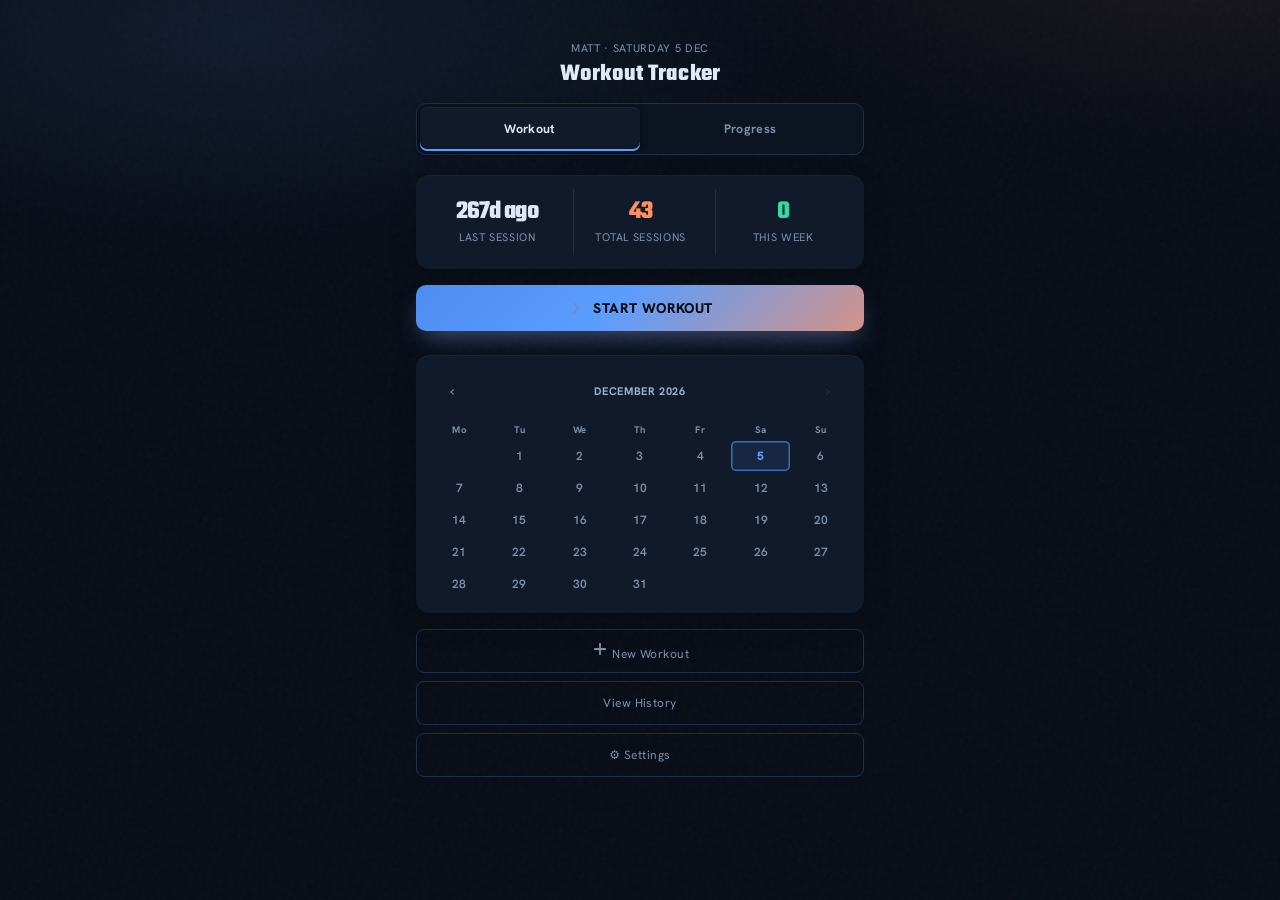
<file: index.html>
<!DOCTYPE html>
<html lang="en">
<head>
  <meta charset="UTF-8" />
  <meta name="viewport" content="width=device-width, initial-scale=1.0, viewport-fit=cover" />
  <title>Workout Tracker</title>
  <meta name="theme-color" content="#070c16" />
  <meta name="apple-mobile-web-app-capable" content="yes" />
  <meta name="apple-mobile-web-app-status-bar-style" content="black-translucent" />
  <meta name="apple-mobile-web-app-title" content="Workouts" />
  <link rel="apple-touch-icon" href="icon-192.png" />
  <link rel="manifest" href="manifest.webmanifest" />
  <link rel="preconnect" href="https://fonts.googleapis.com" />
  <link rel="preconnect" href="https://fonts.gstatic.com" crossorigin />
  <!-- Web fonts are attached AFTER window load, so a slow or blocked font host
       never delays first paint or the page-load event. The app paints in the
       fallback stack (system-ui) and swaps to Teko/Hanken once they arrive. -->
  <script>
    addEventListener('load', function () {
      var l = document.createElement('link');
      l.rel = 'stylesheet';
      l.href = 'https://fonts.googleapis.com/css2?family=Teko:wght@500;600;700&family=Hanken+Grotesk:wght@400;500;600;700;800&display=swap';
      document.head.appendChild(l);
    });
  </script>
  <style>
    *, *::before, *::after { box-sizing: border-box; margin: 0; padding: 0; }

    :root {
      /* ── Cadence "Dusk": deep navy, steel-blue lead, copper sun accent.
         Token NAMES are unchanged so every component re-grounds by value. ── */
      --bg:         #070c16;
      --bg-card:    #101a2b;
      --bg-inner:   #16233a;
      --bg-deep:    #0b1420;
      --border:     #20304a;
      --border-mid: #2a3c58;
      --border-hi:  #35496a;
      --cyan:       #5b9dff;   /* primary accent (steel-blue) */
      --cyan-dim:   #3a6fae;
      --cyan-glow:  rgba(91,157,255,0.14);
      --cyan-glow2: rgba(91,157,255,0.06);
      --white:      #dfe8f5;
      --muted:      #7789a1;
      --text-mid:   #9fb2cc;
      --text-dim:   #7d90a8;
      --green:      #34d9a6;
      --green-dim:  #12463a;
      --green-bg:   #06170f;
      --blue:       #5b9dff;
      --blue-dim:   #24406e;
      --blue-bg:    #08111f;
      --red:        #ff7f8f;
      --red-dim:    #7f2230;
      --red-bg:     #180a0d;
      --yellow:     #ffc36a;   /* records / gold */
      --yellow-dim: #6a4a18;
      --yellow-bg:  #1a1206;
      --amber:      #ff8f5e;   /* copper sun accent */
      --orange:     #ff8f5e;
      --violet:       #8aa0ff;
      --violet-dim:   #3a4a8a;
      --violet-mid:   #5b6fd0;
      --violet-glow:  rgba(138,160,255,0.14);
      --violet-glow2: rgba(138,160,255,0.07);

      /* Type: Teko (condensed display + numerals), Hanken Grotesk (body). */
      --font-display: 'Teko', system-ui, sans-serif;
      --font-body: 'Hanken Grotesk', -apple-system, system-ui, sans-serif;

      /* Deliberate type scale and shared component primitives. */
      --type-display: 2rem;
      --type-title: 1.5rem;
      --type-value: 1.625rem;
      --type-body: 0.875rem;
      --type-label: 0.6875rem;
      --type-caption: 0.75rem;
      --radius-sm: 6px;
      --radius-md: 10px;
      --radius-lg: 14px;
      --radius-pill: 9999px;
      --shadow-card: 0 10px 28px rgba(0,0,0,0.2), inset 0 1px rgba(255,255,255,0.035);
      --shadow-raised: 0 6px 18px rgba(0,0,0,0.28);
      --shadow-focus: 0 0 0 3px var(--cyan-glow);
      --pressed-scale: 0.975;
      --touch-min: 44px;

      /* Workout colour palette (index-based, stored per workout) */
      --wk0:#a78bfa; --wk0s:rgba(167,139,250,0.26);
      --wk1:#22d3ee; --wk1s:rgba(34,211,238,0.24);
      --wk2:#60a5fa; --wk2s:rgba(96,165,250,0.22);
      --wk3:#22c55e; --wk3s:rgba(34,197,94,0.22);
      --wk4:#fbbf24; --wk4s:rgba(251,191,36,0.24);
      --wk5:#fb923c; --wk5s:rgba(251,146,60,0.24);
      --wk6:#f87171; --wk6s:rgba(248,113,113,0.22);
      --wk7:#f472b6; --wk7s:rgba(244,114,182,0.22);
    }

    html, body {
      background: var(--bg);
      color: var(--white);
      font-family: var(--font-body);
      min-height: 100vh;
      -webkit-tap-highlight-color: transparent;
    }

    /* Subtle noise texture overlay */
    body::before {
      content: '';
      position: fixed;
      inset: 0;
      background-image: url("data:image/svg+xml,%3Csvg viewBox='0 0 200 200' xmlns='http://www.w3.org/2000/svg'%3E%3Cfilter id='n'%3E%3CfeTurbulence type='fractalNoise' baseFrequency='0.9' numOctaves='4' stitchTiles='stitch'/%3E%3C/filter%3E%3Crect width='100%25' height='100%25' filter='url(%23n)' opacity='0.03'/%3E%3C/svg%3E");
      pointer-events: none;
      z-index: 0;
    }

    #app { min-height: 100vh; position: relative; z-index: 1; }

    /* ── Screen fade ── */
    .screen {
      min-height: 100vh;
      /* top | right | bottom | left — insets must match their own side.
         On iOS Home Screen (standalone, black-translucent status bar,
         viewport-fit=cover) the web view runs edge-to-edge under the status
         bar / Dynamic Island, so the top row would sit beneath it without
         env(safe-area-inset-top). */
      padding: max(12px, env(safe-area-inset-top)) max(12px, env(safe-area-inset-right)) max(32px, env(safe-area-inset-bottom)) max(12px, env(safe-area-inset-left));
      animation: fadeIn 0.18s ease;
    }
    @keyframes fadeIn    { from { opacity: 0; transform: translateY(6px); }   to { opacity: 1; transform: none; } }
    @keyframes slideBack { from { opacity: 0; transform: translateX(-24px); } to { opacity: 1; transform: none; } }
    .screen          { animation: fadeIn    0.18s ease; }
    .screen.back     { animation: slideBack 0.2s ease; }

    .container      { max-width: 448px; margin: 0 auto; padding-top: 8px; }
    .container--home { padding-top: 28px; }

    /* ── Typography ── */
    .title-xl  { font-size: 1.5rem;   font-weight: 800; color: var(--white);    letter-spacing: -0.02em; }
    .title-lg  { font-size: 1.125rem; font-weight: 700; color: var(--white); }
    .title-sm  { font-size: 0.75rem;  font-weight: 700; color: var(--text-mid); letter-spacing: 0.08em; text-transform: uppercase; }
    .label     { font-size: 0.7rem;   color: var(--text-dim); letter-spacing: 0.06em; text-transform: uppercase; }
    .text-cyan { color: var(--cyan); }
    .text-muted { color: var(--muted); }
    /* Teko (condensed display) carries titles + numerals; body stays Hanken.
       Teko sits tighter, so let short display strings breathe a touch. */
    .title-xl, .title-lg, .input-weight, .graph-stat-val {
      font-family: var(--font-display);
      letter-spacing: 0;
    }
    .title-xl { letter-spacing: 0.005em; }

    /* ── Cadence exercise hero: the load orb + sets-progress ring ── */
    .ex-hero { text-align: center; }
    .ex-hero-name { margin: 2px 0 4px; }
    .ex-orb-wrap { position: relative; width: 216px; height: 216px; margin: 10px auto 2px; display: grid; place-items: center; }
    .ex-orb-ring { position: absolute; inset: 0; width: 100%; height: 100%; transform: rotate(-90deg); }
    .ex-ring-bg { fill: none; stroke: #1c2b42; stroke-width: 6; }
    .ex-ring-fg { fill: none; stroke: var(--cyan); stroke-width: 6; stroke-linecap: round;
      filter: drop-shadow(0 0 5px var(--cyan-glow)); transition: stroke-dashoffset 0.55s cubic-bezier(.4,0,.2,1); }
    .ex-orb { position: relative; width: 178px; height: 178px; border-radius: 50%;
      background: radial-gradient(circle at 42% 34%, #24344f, #16223a 52%, #0d1626 100%);
      box-shadow: 0 16px 40px rgba(91,157,255,0.22), inset 0 2px 10px rgba(210,225,255,0.10), inset 0 -14px 28px rgba(255,130,80,0.14);
      display: flex; flex-direction: column; align-items: center; justify-content: center; }
    .ex-orb-cap { font-family: var(--font-body); font-size: 0.6rem; letter-spacing: 0.16em; text-transform: uppercase; color: var(--muted); font-weight: 700; }
    .ex-orb input.ex-orb-num { width: 150px; flex: none; background: transparent; border: none; box-shadow: none; padding: 0;
      font-size: 3.6rem; line-height: 0.95; color: var(--white); text-align: center; }
    .ex-orb input.ex-orb-num:focus { border: none; box-shadow: none; color: var(--cyan); outline: none; }
    .ex-orb-sub { font-family: var(--font-body); font-size: 0.66rem; color: var(--cyan); font-weight: 600; margin-top: 3px; }
    .ex-hero .modified-label { margin-top: 8px; }
    .ex-hero .card--deep { text-align: left; margin-top: 12px; }

    /* ── Cadence rest ring: countdown drains the arc, copper → green at done ── */
    .rest-ring-card { text-align: center; }
    .rest-ring-wrap { position: relative; width: 132px; height: 132px; margin: 4px auto 2px; display: grid; place-items: center; }
    .rest-ring { position: absolute; inset: 0; width: 100%; height: 100%; transform: rotate(-90deg); }
    .rest-ring-bg { fill: none; stroke: #1c2b42; stroke-width: 8; }
    .rest-ring-fg { fill: none; stroke: var(--amber); stroke-width: 8; stroke-linecap: round;
      filter: drop-shadow(0 0 5px rgba(255,143,94,0.5)); transition: stroke-dashoffset 0.95s linear, stroke 0.4s; }
    .rest-ring-fg.done { stroke: var(--green); }
    .rest-ring-wrap .rest-timer-value { position: relative; z-index: 2; margin: 0; font-family: var(--font-display); }
    .rest-ring-card .flex-row { justify-content: center; gap: 10px; }
    .rest-ring-card .btn-secondary { width: auto; padding: 9px 22px; }

    /* ── Cadence home: resume card + accented stat tiles ── */
    .metric-value { font-family: var(--font-display); }
    .metric-value.sun-val { color: var(--amber); }
    .metric-value.pos-val { color: var(--green); }
    .resume-card { display: flex; align-items: center; gap: 16px; text-align: left; }
    .resume-ring { position: relative; width: 64px; height: 64px; flex: 0 0 64px; }
    .resume-ring svg { width: 100%; height: 100%; display: block; }
    .resume-ring-bg { fill: none; stroke: #1c2b42; stroke-width: 5; }
    .resume-ring-fg { fill: none; stroke: var(--cyan); stroke-width: 5; stroke-linecap: round;
      filter: drop-shadow(0 0 4px var(--cyan-glow)); }
    .resume-ring-num { position: absolute; inset: 0; display: grid; place-items: center;
      font-family: var(--font-display); font-size: 1.05rem; color: var(--white); }
    .resume-info { flex: 1; min-width: 0; }
    .resume-info .resume-title { font-family: var(--font-display); font-size: 1.4rem; color: var(--white); margin: 1px 0 9px; }
    .resume-actions { gap: 8px; }

    /* ── Cards ── */
    .card {
      background: var(--bg-card);
      border: 1px solid var(--border);
      border-radius: 12px;
      padding: 14px;
      position: relative;
    }
    .card--glow {
      box-shadow: 0 0 0 1px var(--border), inset 0 1px 0 rgba(255,255,255,0.04);
    }
    .card--inner {
      background: var(--bg-inner);
      border: 1px solid var(--border);
      border-radius: 8px;
      padding: 8px 10px;
    }
    .card--deep {
      background: var(--bg-deep);
      border: 1px solid var(--border);
      border-radius: 8px;
      padding: 8px 10px;
    }

    /* ── "Last session" reads as a target to beat, not just a stat ── */
    /* Accent via box-shadow inset, NOT border-left: the later
       `.card--inner, .card--deep { border: 0 }` reset would zero a border. */
    .last-session { box-shadow: inset 3px 0 var(--cyan); }

    /* ── Set-progress pips: one dot per target set, lit as sets land ── */
    .sets-head { display: flex; align-items: center; justify-content: space-between; gap: 10px; }
    .set-pips  { display: inline-flex; gap: 6px; }
    .set-pip {
      width: 9px; height: 9px; border-radius: 50%;
      border: 1.5px solid var(--border-hi); background: transparent;
      transition: background 0.25s ease, border-color 0.25s ease, box-shadow 0.25s ease;
    }
    .set-pip.done {
      border-color: transparent;
      background: linear-gradient(135deg, var(--cyan), var(--amber));
      box-shadow: 0 0 8px rgba(91,157,255,0.55);
    }

    /* ── Previous-session rows: a trend read at a glance ── */
    /* Left accent via box-shadow inset (see note above — border would be reset). */
    .hist-row { display: flex; align-items: center; justify-content: space-between; gap: 10px; box-shadow: inset 3px 0 var(--border-hi); }
    .hist-row.hist-up   { box-shadow: inset 3px 0 var(--green-dim); }
    .hist-row.hist-down { box-shadow: inset 3px 0 var(--red-dim); }
    .hist-row-main { min-width: 0; }
    .hist-trend { font-size: 0.78rem; font-weight: 800; flex: none; line-height: 1; }
    .hist-trend.up   { color: var(--green); }
    .hist-trend.down { color: var(--red); }
    .hist-trend.flat { color: var(--muted); }

    /* ── Week-streak banner (home) ── */
    .streak-banner {
      display: flex; align-items: center; gap: 10px;
      padding: 11px 14px; border-radius: var(--radius-md);
      background: linear-gradient(100deg, rgba(255,143,94,0.15), rgba(255,195,106,0.05));
      box-shadow: inset 0 0 0 1px rgba(255,143,94,0.28), inset 3px 0 var(--amber);
    }
    .streak-flame { font-size: 1.15rem; line-height: 1; }
    .streak-num   { font-family: var(--font-display); font-size: 1.55rem; font-weight: 700; color: var(--yellow); line-height: 1; }
    .streak-text  { font-weight: 800; color: var(--white); font-size: 0.85rem; }
    .streak-tail  { margin-left: auto; font-size: 0.66rem; color: var(--amber); font-weight: 700; text-transform: uppercase; letter-spacing: 0.06em; }

    /* ── Session summary (post-workout recap) ── */
    .summary-head { text-align: center; margin: 8px 0 18px; }
    .summary-check {
      width: 66px; height: 66px; margin: 0 auto 12px; border-radius: 50%;
      display: grid; place-items: center; color: var(--green);
      background: radial-gradient(circle at 50% 40%, rgba(52,217,166,0.22), rgba(52,217,166,0.05) 70%);
      box-shadow: inset 0 0 0 1.5px rgba(52,217,166,0.5), 0 8px 26px -8px rgba(52,217,166,0.5);
    }
    .summary-check svg { width: 30px; height: 30px; }
    .summary-name { margin-top: 2px; }
    .summary-pr {
      text-align: center; margin: 0 auto 16px; padding: 10px 16px; border-radius: var(--radius-pill);
      font-weight: 800; font-size: 0.92rem; color: var(--yellow); width: fit-content;
      background: linear-gradient(100deg, rgba(255,195,106,0.16), rgba(255,143,94,0.10));
      box-shadow: inset 0 0 0 1px rgba(255,195,106,0.4);
    }
    .summary-grid { display: grid; grid-template-columns: 1fr 1fr; gap: 10px; }
    .summary-tile {
      background: var(--bg-card); border-radius: var(--radius-md); padding: 16px 12px; text-align: center;
      box-shadow: var(--shadow-card);
    }
    .summary-tile-val { font-family: var(--font-display); font-size: 1.9rem; font-weight: 700; color: var(--cyan); line-height: 1; letter-spacing: -0.02em; }
    .summary-tile-lbl { font-size: 0.66rem; letter-spacing: 0.08em; text-transform: uppercase; color: var(--muted); font-weight: 700; margin-top: 5px; }
    .summary-top { text-align: center; margin-top: 14px; color: var(--text-mid); font-size: 0.85rem; }
    .summary-top .numeric { color: var(--white); font-weight: 700; }

    /* ── Buttons ── */
    button { cursor: pointer; border: none; font-family: inherit; transition: all 0.15s ease; -webkit-tap-highlight-color: transparent; }
    button:focus-visible, input:focus-visible, select:focus-visible {
      outline: 2px solid var(--cyan);
      outline-offset: 2px;
    }

    .btn-back {
      background: none;
      color: var(--text-dim);
      font-size: 0.75rem;
      padding: 0;
      margin-bottom: 14px;
      display: flex;
      align-items: center;
      gap: 4px;
    }

    .btn-primary {
      width: 100%;
      background: linear-gradient(135deg, #16a34a, #15803d);
      color: var(--white);
      padding: 14px;
      border-radius: 10px;
      font-weight: 700;
      font-size: 0.875rem;
      display: flex;
      align-items: center;
      justify-content: center;
      gap: 8px;
      box-shadow: 0 4px 12px rgba(22,163,74,0.3);
      letter-spacing: 0.02em;
    }
    .btn-primary:active { transform: scale(0.98); }

    .btn-secondary {
      width: 100%;
      background: transparent;
      border: 1px solid var(--border-mid);
      color: var(--text-mid);
      padding: 10px;
      border-radius: 8px;
      font-size: 0.75rem;
      letter-spacing: 0.04em;
    }

    .btn-danger {
      width: 100%;
      background: var(--red-bg);
      border: 1px solid var(--red-dim);
      color: var(--red);
      padding: 10px;
      border-radius: 8px;
      font-size: 0.75rem;
      display: flex;
      align-items: center;
      justify-content: center;
      gap: 6px;
      letter-spacing: 0.04em;
    }

    .btn-log {
      width: 100%;
      /* The screen's primary action: a bold steel-blue→copper gradient that
         echoes the load orb (blue rim, copper underglow) and finally lights up
         the sheen sweep + ctaGlow wired in the Motion block. */
      background: linear-gradient(135deg, #4f8cf0 0%, var(--cyan) 44%, var(--amber) 120%);
      border: 1px solid rgba(255,255,255,0.20);
      color: #0a1220;
      padding: 15px;
      border-radius: 12px;
      font-weight: 800;
      font-size: 0.9rem;
      text-shadow: 0 1px 0 rgba(255,255,255,0.12);
      display: flex;
      align-items: center;
      justify-content: center;
      gap: 8px;
      letter-spacing: 0.04em;
      position: sticky;
      /* --kb is the on-screen keyboard's height, published by the
         visualViewport listener below. iOS resizes only the visual viewport
         when the keyboard opens, while sticky/fixed bottom offsets resolve
         against the layout viewport — so without this the button sits
         underneath the keyboard, which is the overlap the old custom numpad
         existed to avoid. */
      bottom: calc(env(safe-area-inset-bottom, 0px) + var(--kb, 0px));
      z-index: 5;
      box-shadow: 0 -8px 12px -4px var(--bg),
                  0 12px 28px -8px rgba(91,157,255,0.55),
                  0 8px 20px -10px rgba(255,143,94,0.45);
      transition: bottom 0.15s ease-out;
    }
    .btn-log:active:not(:disabled) { transform: scale(0.98); }
    .btn-log:disabled { opacity: 0.35; cursor: not-allowed; }

    .btn-complete-ex {
      width: 100%;
      background: linear-gradient(135deg, rgba(245,158,11,0.12), rgba(245,158,11,0.06));
      border: 1px solid var(--cyan-dim);
      color: var(--cyan);
      padding: 14px;
      border-radius: 10px;
      font-weight: 700;
      font-size: 0.875rem;
      display: flex;
      align-items: center;
      justify-content: center;
      gap: 8px;
      box-shadow: 0 0 16px var(--cyan-glow);
      letter-spacing: 0.02em;
    }
    .btn-complete-ex:active { transform: scale(0.98); }

    .btn-session {
      width: 100%;
      background: var(--bg-card);
      border: 1px solid var(--border);
      border-radius: 12px;
      padding: 14px;
      text-align: left;
      display: flex;
      align-items: center;
      justify-content: space-between;
      color: var(--white);
      position: relative;
      overflow: hidden;
    }
    .btn-session::before {
      content: '';
      position: absolute;
      inset: 0;
      background: linear-gradient(135deg, var(--violet-glow2), transparent);
      opacity: 0;
      transition: opacity 0.2s;
    }
    .btn-nav {
      width: 100%;
      background: transparent;
      border: 1px solid var(--border);
      color: var(--text-dim);
      padding: 10px;
      border-radius: 8px;
      font-size: 0.75rem;
      letter-spacing: 0.04em;
    }

    .btn-resume {
      flex: 1;
      background: linear-gradient(135deg, #2563eb, #1d4ed8);
      color: var(--white);
      padding: 10px;
      border-radius: 8px;
      font-size: 0.75rem;
      font-weight: 700;
      letter-spacing: 0.04em;
    }

    .btn-abandon {
      flex: 1;
      background: transparent;
      border: 1px solid var(--border-mid);
      color: var(--text-mid);
      padding: 10px;
      border-radius: 8px;
      font-size: 0.75rem;
    }

    .btn-clear-all {
      background: none;
      color: var(--red-dim);
      border: 1px solid var(--red-dim);
      font-size: 0.7rem;
      padding: 4px 10px;
      border-radius: 6px;
      letter-spacing: 0.04em;
    }

    .btn-delete-day {
      background: none;
      color: var(--red-dim);
      padding: 4px;
      line-height: 1;
      border-radius: 4px;
    }

    .btn-edit-day {
      background: none;
      color: var(--text-mid);
      padding: 4px;
      line-height: 1;
      border-radius: 4px;
    }

    .date-edit-input {
      background: var(--bg-inner);
      border: 1px solid var(--amber);
      border-radius: 6px;
      color: var(--white);
      font-size: 1rem;
      font-weight: 600;
      padding: 6px 8px;
      outline: none;
      color-scheme: dark;
    }


    .btn-export {
      width: 100%;
      background: transparent;
      border: 1px solid var(--border-hi);
      color: var(--cyan);
      padding: 10px;
      border-radius: 8px;
      font-size: 0.75rem;
      letter-spacing: 0.04em;
    }

    /* ── Inputs ── */
    input[type="number"], input[type="text"] {
      background: var(--bg-inner);
      color: var(--white);
      border: 1px solid var(--border-mid);
      border-radius: 8px;
      text-align: center;
      font-family: inherit;
      font-size: 1rem;
      outline: none;
      width: 100%;
      transition: border-color 0.15s, box-shadow 0.15s;
    }
    input[type="number"]:focus, input[type="text"]:focus {
      border-color: var(--cyan-dim);
      box-shadow: 0 0 0 3px var(--cyan-glow);
    }
    input[type="number"]::-webkit-inner-spin-button,
    input[type="number"]::-webkit-outer-spin-button { -webkit-appearance: none; }

    .input-weight {
      font-size: 1.375rem;
      font-weight: 700;
      padding: 10px;
      flex: 1;
      color: var(--cyan);
    }
    /* ── Progress bar ── */
    .progress-bar-wrap {
      background: var(--bg-card);
      border: 1px solid var(--border);
      border-radius: 10px;
      padding: 10px 12px;
    }
    .progress-bar-track {
      background: var(--bg-deep);
      border-radius: 9999px;
      height: 5px;
      overflow: hidden;
      margin-top: 6px;
    }
    .progress-bar-fill {
      background: linear-gradient(to right, var(--violet-mid), var(--cyan));
      height: 100%;
      border-radius: 9999px;
      transition: width 0.5s cubic-bezier(0.4, 0, 0.2, 1);
      box-shadow: 0 0 8px rgba(245,158,11,0.4);
    }
    .progress-bar-labels { display: flex; justify-content: space-between; }

    /* ── Exercise list item ── */
    .exercise-item {
      width: 100%;
      background: var(--bg-card);
      border: 1px solid var(--border);
      border-radius: 10px;
      padding: 12px;
      text-align: left;
      display: flex;
      align-items: center;
      justify-content: space-between;
      color: var(--white);
      transition: border-color 0.15s, background 0.15s;
    }
    .exercise-item:active { transform: scale(0.99); }
    .exercise-item.done    { border-color: var(--border); background: rgba(245,158,11,0.03); }
    .exercise-item.partial { border-color: var(--cyan-dim); background: rgba(245,158,11,0.03); }
    .exercise-item.skipped { opacity: 0.5; }

    /* ── Session-local reorder / skip controls ── */
    .exercise-row-controls {
      display: flex;
      gap: 6px;
      margin-top: 6px;
    }
    .exercise-row-controls .icon-btn { flex: 0 0 auto; padding: 10px; }
    .btn-skip-toggle {
      flex: 1;
      background: var(--bg-inner);
      border: 1px solid var(--border-mid);
      color: var(--text-dim);
      padding: 10px;
      border-radius: 8px;
      font-size: 0.65rem;
      font-weight: 700;
      letter-spacing: 0.05em;
    }
    .btn-skip-toggle.active { color: var(--yellow); border-color: var(--yellow-dim); background: var(--yellow-bg); }

    /* ── Set rows (with slide-in animation) ── */
    .set-row-wrap {
      animation: slideIn 0.22s cubic-bezier(0.34, 1.56, 0.64, 1);
    }
    @keyframes slideIn {
      from { opacity: 0; transform: translateX(-12px) scale(0.97); }
      to   { opacity: 1; transform: none; }
    }
    .set-row {
      display: flex;
      align-items: center;
      justify-content: space-between;
      background: var(--bg-inner);
      border: 1px solid var(--border);
      padding: 10px 12px;
      border-radius: 8px;
    }
    .set-row-tap {
      width: 100%;
      text-align: left;
      color: inherit;
      font-family: inherit;
    }
    .set-edit-hint { color: var(--muted); display: inline-flex; }
    .set-row-editing {
      flex-direction: column;
      align-items: stretch;
      gap: 10px;
      border-color: var(--cyan-dim);
    }
    .set-edit-fields { display: flex; align-items: center; gap: 8px; }
    .set-edit-input { flex: 1; padding: 12px 8px; font-size: 1rem; }
    .set-edit-x { color: var(--text-dim); font-weight: 700; flex-shrink: 0; }
    .set-edit-actions { display: flex; gap: 8px; }
    .set-edit-actions .icon-btn { flex: 1; justify-content: center; padding: 12px; }

    /* ── PR badges (with pop animation) ── */
    .pr-badges { display: flex; gap: 4px; flex-wrap: wrap; margin-top: 6px; }
    .pr-badge {
      background: linear-gradient(135deg, rgba(167,139,250,0.18), rgba(167,139,250,0.08));
      border: 1px solid rgba(167,139,250,0.35);
      color: var(--violet);
      border-radius: 9999px;
      font-size: 0.7rem;
      font-weight: 700;
      padding: 3px 10px;
      display: flex;
      align-items: center;
      gap: 4px;
      animation: prPop 0.35s cubic-bezier(0.34, 1.56, 0.64, 1);
      letter-spacing: 0.02em;
    }
    @keyframes prPop {
      from { opacity: 0; transform: scale(0.6); }
      to   { opacity: 1; transform: scale(1); }
    }

    /* ── Progression status ── */
    .progression {
      padding: 10px 12px;
      border-radius: 8px;
      font-size: 0.75rem;
      margin-bottom: 12px;
      font-weight: 600;
      letter-spacing: 0.02em;
    }
    .progression.increase { background: var(--green-bg);  border: 1px solid var(--green-dim);  color: var(--green); }
    .progression.good     { background: var(--blue-bg);   border: 1px solid var(--blue-dim);   color: var(--blue); }
    .progression.maintain { background: var(--yellow-bg); border: 1px solid var(--yellow-dim); color: var(--yellow); }

    /* ── Rest timer ── */
    .rest-timer-value {
      font-size: 1.75rem;
      font-weight: 800;
      color: var(--cyan);
      text-align: center;
      letter-spacing: -0.02em;
      font-variant-numeric: tabular-nums;
    }
    .rest-timer-value.rest-timer-done { color: var(--green); font-size: 1.125rem; }



    /* ── Exercise accent bar ── */
    .ex-header {
      display: flex;
      gap: 12px;
      align-items: stretch;
      margin-bottom: 14px;
    }
    .ex-accent-bar {
      width: 3px;
      border-radius: 9999px;
      flex-shrink: 0;
    }
    .ex-accent-bar.wk-accent { background: linear-gradient(to bottom, var(--wk), var(--wks)); }

    /* ── Filled checkmark ── */
    .check-circle {
      width: 22px;
      height: 22px;
      border-radius: 50%;
      background: var(--green);
      display: inline-flex;
      align-items: center;
      justify-content: center;
      flex-shrink: 0;
      box-shadow: 0 0 8px rgba(34,197,94,0.4);
    }
    .check-circle svg { display: block; }

    /* ── Empty state ── */
    .empty-state {
      text-align: center;
      padding: 24px 16px;
      border: 1px dashed var(--border-mid);
      border-radius: 12px;
      margin-bottom: 16px;
    }
    .empty-state-icon { font-size: 2rem; margin-bottom: 8px; }
    .empty-state-title { font-size: 0.875rem; font-weight: 700; color: var(--text-mid); margin-bottom: 4px; }
    .empty-state-sub { font-size: 0.75rem; color: var(--text-dim); line-height: 1.5; }
    .stats-grid { display: grid; grid-template-columns: repeat(3, 1fr); gap: 8px; }
    .stat-item { text-align: center; padding: 10px 6px; }

    /* ── Resume banner ── */
    /* Resume card ground; .card (borderless, shadowed) supplies border/radius/padding. */
    .resume-banner {
      background: linear-gradient(135deg, var(--bg-card), var(--bg-deep));
    }


    /* ── Utility ── */
    .space-y-2 > * + * { margin-top: 8px; }
    .space-y-3 > * + * { margin-top: 12px; }
    .flex       { display: flex; }
    .flex-row   { display: flex; gap: 8px; }
    .gap-2      { gap: 8px; }
    .mt-1       { margin-top: 4px; }
    .mt-2       { margin-top: 8px; }
    .mt-3       { margin-top: 12px; }
    .mt-4       { margin-top: 16px; }
    .mb-1       { margin-bottom: 4px; }
    .mb-2       { margin-bottom: 8px; }
    .mb-3       { margin-bottom: 12px; }
    .mb-4       { margin-bottom: 16px; }
    .mb-6       { margin-bottom: 24px; }
    .text-center { text-align: center; }
    .grid-2     { display: grid; grid-template-columns: 1fr 1fr; gap: 8px; font-size: 0.75rem; }
    .divider    { border: none; border-top: 1px solid var(--border); margin: 12px 0; }
    .chip {
      display: inline-flex;
      align-items: center;
      gap: 4px;
      background: var(--bg-inner);
      border: 1px solid var(--border);
      border-radius: 9999px;
      padding: 3px 10px;
      font-size: 0.7rem;
      color: var(--text-mid);
    }
    .note-box {
      background: rgba(251,191,36,0.06);
      border: 1px solid rgba(251,191,36,0.2);
      border-radius: 8px;
      padding: 8px 10px;
      font-size: 0.75rem;
      color: var(--yellow);
    }
    .modified-label { color: var(--yellow); font-size: 0.7rem; margin-top: 6px; text-align: center; }
    .chevron { color: var(--muted); flex-shrink: 0; }

    /* ── Calendar ── */
    .cal-grid {
      display: grid;
      grid-template-columns: repeat(7, 1fr);
      gap: 2px;
      margin-top: 8px;
    }
    .cal-day-label {
      text-align: center;
      font-size: 0.6rem;
      font-weight: 700;
      color: var(--text-dim);
      letter-spacing: 0.04em;
      height: 18px;
      display: flex;
      align-items: center;
      justify-content: center;
    }
    .cal-day {
      height: 30px;
      border-radius: 5px;
      display: flex;
      align-items: center;
      justify-content: center;
      font-size: 0.75rem;
      font-weight: 600;
      color: var(--text-dim);
      background: transparent;
      position: relative;
    }
    .cal-day.empty { pointer-events: none; }
    /* "You are here": today is a soft cyan ring chip so it reads at a glance. */
    .cal-day.today {
      color: var(--cyan);
      font-weight: 800;
      background: rgba(91,157,255,0.10);
      box-shadow: inset 0 0 0 1.5px var(--cyan-dim);
    }
    .cal-day.worked {
      background: linear-gradient(135deg, var(--wks), transparent);
      border: 1px solid var(--wks);
      color: var(--wk);
      font-weight: 800;
    }
    .cal-nav {
      background: none;
      border: none;
      color: var(--text-dim);
      font-size: 1rem;
      padding: 2px 8px;
      border-radius: 4px;
      line-height: 1;
    }

    /* ── Tab bar ── */
    .tab-bar {
      display: flex;
      background: var(--bg-deep);
      border: 1px solid var(--border);
      border-radius: 10px;
      padding: 3px;
      margin-bottom: 20px;
    }
    .tab-btn {
      flex: 1;
      padding: 9px;
      border-radius: 7px;
      font-size: 0.78rem;
      font-weight: 700;
      letter-spacing: 0.03em;
      color: var(--text-dim);
      background: transparent;
      transition: all 0.15s;
    }
    .tab-btn.active {
      background: var(--bg-card);
      color: var(--white);
      box-shadow: 0 1px 6px rgba(0,0,0,0.5), inset 0 1px 0 rgba(255,255,255,0.04), inset 0 -2px 0 var(--cyan);
    }

    /* ── Select dropdown ── */
    select {
      width: 100%;
      background: var(--bg-inner);
      color: var(--white);
      border: 1px solid var(--border-mid);
      border-radius: 8px;
      padding: 10px 12px;
      font-family: inherit;
      font-size: 0.8rem;
      font-weight: 600;
      outline: none;
      appearance: none;
      -webkit-appearance: none;
      background-image: url("data:image/svg+xml,%3Csvg xmlns='http://www.w3.org/2000/svg' width='12' height='12' viewBox='0 0 24 24' fill='none' stroke='%234a6080' stroke-width='2.5'%3E%3Cpolyline points='6 9 12 15 18 9'/%3E%3C/svg%3E");
      background-repeat: no-repeat;
      background-position: right 12px center;
      cursor: pointer;
    }
    select:focus { border-color: var(--cyan-dim); box-shadow: 0 0 0 3px var(--cyan-glow); }
    select option { background: var(--bg-card); color: var(--white); }

    /* ── Progress / Graph screen ── */
    .graph-toggle {
      display: flex;
      background: var(--bg-deep);
      border: 1px solid var(--border);
      border-radius: 8px;
      padding: 3px;
      margin-bottom: 14px;
    }
    .graph-toggle-btn {
      flex: 1;
      padding: 7px;
      border-radius: 6px;
      font-size: 0.72rem;
      font-weight: 700;
      letter-spacing: 0.04em;
      color: var(--text-dim);
      background: transparent;
      transition: all 0.15s;
    }
    .graph-toggle-btn.active { background: var(--bg-card); color: var(--white); box-shadow: 0 1px 4px rgba(0,0,0,0.4); }

    .graph-wrap {
      position: relative;
      width: 100%;
      height: 180px;
      margin-bottom: 8px;
    }
    .graph-svg { width: 100%; height: 100%; overflow: visible; }
    .graph-empty {
      display: flex;
      align-items: center;
      justify-content: center;
      height: 180px;
      color: var(--muted);
      font-size: 0.8rem;
    }
    .graph-stat-row {
      display: grid;
      grid-template-columns: repeat(3, 1fr);
      gap: 8px;
      margin-top: 12px;
    }
    .graph-stat {
      background: var(--bg-inner);
      border: 1px solid var(--border);
      border-radius: 8px;
      padding: 10px 8px;
      text-align: center;
    }
    .graph-stat-val { font-size: 1rem; font-weight: 800; color: var(--cyan); letter-spacing: -0.02em; }
    .graph-stat-val.peak-val { color: var(--yellow); }
    .graph-stat-lbl { font-size: 0.6rem; color: var(--text-dim); letter-spacing: 0.06em; text-transform: uppercase; margin-top: 2px; }

    .btn-save-back {
      width: 100%;
      background: transparent;
      border: 1px solid var(--border-mid);
      color: var(--text-mid);
      padding: 10px;
      border-radius: 8px;
      font-size: 0.8rem;
      font-weight: 600;
      display: flex;
      align-items: center;
      justify-content: center;
      gap: 6px;
      letter-spacing: 0.02em;
    }

    /* ── Section label ── */
    .section-label {
      display: flex;
      align-items: center;
      gap: 8px;
      margin: 16px 0 10px;
    }
    .section-label span { font-size: 0.65rem; font-weight: 700; color: var(--text-dim); letter-spacing: 0.1em; text-transform: uppercase; white-space: nowrap; }
    .section-label::before, .section-label::after { content: ''; flex: 1; border-top: 1px solid var(--border); }

    /* ── Workout manager / editor ── */
    .wk-swatch {
      width: 16px; height: 16px; border-radius: 50%; flex-shrink: 0;
      background: var(--wk); box-shadow: 0 0 0 2px var(--wks);
    }
    .wk-list-item {
      width: 100%;
      background: var(--bg-card);
      border: 1px solid var(--border);
      border-radius: 12px;
      padding: 12px;
      display: flex;
      align-items: center;
      gap: 10px;
      color: var(--white);
      text-align: left;
    }
    .wk-row-main {
      display: flex;
      align-items: center;
      gap: 10px;
      flex: 1;
      min-width: 0;
      background: transparent;
      border: none;
      padding: 0;
      text-align: left;
      color: inherit;
      font-family: inherit;
    }
    .wk-list-item-info { flex: 1; min-width: 0; }
    .wk-list-item-name { font-size: 0.9rem; font-weight: 700; overflow: hidden; text-overflow: ellipsis; white-space: nowrap; }
    .wk-row-actions { display: flex; gap: 4px; flex-shrink: 0; }
    .icon-btn {
      background: var(--bg-inner);
      border: 1px solid var(--border-mid);
      color: var(--text-mid);
      padding: 8px;
      border-radius: 8px;
      line-height: 1;
      display: inline-flex;
      align-items: center;
      justify-content: center;
    }
    .icon-btn.danger { color: var(--red); border-color: var(--red-dim); }
    .color-picker { display: flex; gap: 10px; flex-wrap: wrap; margin: 8px 0 4px; }
    .color-swatch-btn {
      width: 34px; height: 34px; border-radius: 50%;
      background: var(--wk);
      border: 2px solid transparent;
      box-shadow: 0 0 0 2px var(--bg-card);
      padding: 0;
    }
    .color-swatch-btn.selected { border-color: var(--white); box-shadow: 0 0 0 2px var(--bg-card), 0 0 8px var(--wks); }
    .ex-edit-card { position: relative; }
    .ex-edit-grid { display: grid; grid-template-columns: 1fr 1fr; gap: 8px; }
    .field-label { font-size: 0.65rem; color: var(--text-dim); letter-spacing: 0.05em; text-transform: uppercase; margin-bottom: 4px; display: block; }
    .ex-edit-move-row { display: flex; gap: 6px; margin-top: 10px; }
    .ex-edit-move-row .icon-btn { flex: 1; }
    input[type="text"].input-name, input[type="text"].input-label {
      font-size: 1rem;
      padding: 12px;
      text-align: left;
    }
    input[type="number"].input-field, input[type="text"].input-field {
      font-size: 1rem;
      padding: 10px;
    }
    .empty-state-action { margin-top: 14px; }

    /* ── Design system refinements ── */
    body { font-size: var(--type-body); line-height: 1.5; }
    .title-xl { font-size: var(--type-title); line-height: 1.1; }
    .title-lg { font-size: var(--type-display); line-height: 1; font-weight: 850; letter-spacing: -0.045em; }
    .title-sm, .label, .field-label, .graph-stat-lbl, .section-label span {
      font-size: var(--type-label);
    }
    .numeric, .metric-value, .workout-value, input[type="number"], .rest-timer-value,
    .graph-stat-val, .cal-day { font-variant-numeric: tabular-nums lining-nums; }
    .metric-value { font-size: var(--type-value); line-height: 1; font-weight: 850; letter-spacing: -0.035em; color: var(--white); }
    .workout-name { font-size: var(--type-display); line-height: 1; font-weight: 850; letter-spacing: -0.045em; color: var(--white); }
    .workout-value { font-size: var(--type-caption); font-weight: 750; color: var(--text-mid); }
    .body-copy { font-size: var(--type-body); color: var(--text-mid); }
    .caption { font-size: var(--type-caption); color: var(--text-mid); }
    .row-main { flex: 1; min-width: 0; }
    .row-heading { display: flex; align-items: center; gap: 8px; margin-bottom: 4px; }
    .exercise-name { font-size: var(--type-body); font-weight: 750; color: var(--white); }
    .exercise-name.is-complete { color: var(--muted); text-decoration: line-through; }
    .recent-row { display: flex; align-items: center; gap: 6px; margin-top: 6px; }
    .trend { font-size: var(--type-caption); font-weight: 850; }
    .trend--up { color: var(--green); }
    .trend--down { color: var(--red); }
    .trend--flat { color: var(--text-dim); }
    .status-badge { border-radius: var(--radius-pill); padding: 2px 7px; font-size: var(--type-label); font-weight: 750; }
    .status-badge--skipped { color: var(--text-dim); background: var(--bg-deep); }
    .status-badge--progress { color: var(--cyan); background: var(--cyan-glow); }
    .set-value { display: flex; align-items: center; gap: 6px; font-size: var(--type-body); font-weight: 800; }
    .history-value, .orphan-name { font-size: var(--type-caption); font-weight: 650; color: var(--text-mid); }
    .detail-value { font-weight: 700; color: var(--white); }
    .empty-copy { text-align: center; padding: 14px 0; font-size: var(--type-caption); color: var(--muted); }
    .resume-title { font-size: var(--type-body); font-weight: 750; color: var(--cyan); margin-bottom: 2px; }
    .settings-link { color: var(--text-dim); }
    .stat-change--positive .graph-stat-val { color: var(--green); }
    .stat-change--negative .graph-stat-val { color: var(--red); }

    .card { border: 0; border-radius: var(--radius-lg); box-shadow: var(--shadow-card); }
    .card--glow { box-shadow: var(--shadow-card); }
    .card--inner, .card--deep { border: 0; border-radius: var(--radius-md); }
    .stats-grid .stat-item + .stat-item { border-left: 1px solid var(--border); }
    .exercise-item { border: 0; border-radius: var(--radius-md); box-shadow: inset 0 -1px var(--border); }
    .exercise-item.partial { border: 0; box-shadow: inset 3px 0 var(--cyan), inset 0 -1px var(--border); background: var(--bg-card); }
    .exercise-item.done { border: 0; background: var(--bg-card); }
    /* Trend-tinted left edge — reinforces the ↑/↓ arrow so the session list
       reads as progression at a glance. Only on cards with no other status. */
    .exercise-item.ex-up   { box-shadow: inset 3px 0 var(--green-dim), inset 0 -1px var(--border); }
    .exercise-item.ex-down { box-shadow: inset 3px 0 var(--red-dim), inset 0 -1px var(--border); }
    .set-row { border: 0; border-radius: var(--radius-md); }
    .progress-bar-wrap { border: 0; border-radius: var(--radius-lg); box-shadow: var(--shadow-card); position: relative; overflow: hidden; }
    .progress-bar-wrap::before { content: ''; position: absolute; inset: 0 auto 0 0; width: 3px; background: var(--wk, var(--cyan)); }
    .progress-bar-fill { background: var(--cyan); box-shadow: none; }
    .progress-title { color: var(--cyan); font-size: 1.125rem; line-height: 1.1; font-weight: 850; letter-spacing: -0.025em; }
    .graph-stat { border: 0; border-radius: var(--radius-md); }
    .graph-stat + .graph-stat { box-shadow: inset 1px 0 var(--border); }
    /* Trained days read as filled tinted pills in the workout's colour, so a
       month of training looks like a streak rather than a scatter of dots. */
    .cal-day.worked { background: var(--wks); border: 0; border-radius: 6px; color: var(--white); font-weight: 800; box-shadow: inset 0 0 0 1px var(--wks); }
    .wk-swatch, .color-swatch-btn.selected { box-shadow: none; }
    .ex-accent-bar.wk-accent { background: var(--wk); }

    button, select, input { min-height: var(--touch-min); }
    .btn-back, .cal-nav, .btn-delete-day, .btn-edit-day { min-width: var(--touch-min); min-height: var(--touch-min); }
    /* START WORKOUT and other primary CTAs share the load-orb gradient — the
       twin of .btn-log — so the two hero actions read as one system. */
    .btn-primary { background: linear-gradient(135deg, #4f8cf0 0%, var(--cyan) 44%, var(--amber) 120%); color: var(--bg); font-weight: 800; letter-spacing: 0.03em; text-shadow: 0 1px 0 rgba(255,255,255,0.12); border-radius: var(--radius-md); box-shadow: var(--shadow-raised), 0 12px 28px -8px rgba(91,157,255,0.5), 0 8px 20px -10px rgba(255,143,94,0.4); }
    /* btn-success (COMPLETE SESSION) keeps its solid green — it comes after
       .btn-primary here, so the green wins on the combined class. */
    .btn-success { background: var(--green); color: #031308; text-shadow: none; box-shadow: var(--shadow-raised), 0 12px 26px -10px rgba(52,217,166,0.5); }
    .btn-complete-ex { background: var(--green); border: 0; color: #031308; box-shadow: var(--shadow-raised); }
    .btn-resume { background: var(--cyan); color: var(--bg); }
    .btn-skip-toggle.active { color: var(--amber); border-color: var(--yellow-dim); background: var(--yellow-bg); }
    .rest-timer-value { color: var(--amber); font-size: var(--type-value); }
    .input-weight { font-size: var(--type-display); font-weight: 850; letter-spacing: -0.04em; }
    button:active:not(:disabled) { transform: translateY(1px) scale(var(--pressed-scale)); filter: brightness(0.92); }
    button:disabled { opacity: 0.42; cursor: not-allowed; }
    input:focus, select:focus { box-shadow: var(--shadow-focus); }

    /* ══ Motion & interaction ══════════════════════════════════════════════
       Every entrance/loop animation keeps its animated (hidden/offset) initial
       state ONLY inside @media (prefers-reduced-motion: no-preference), so
       reduced-motion users always land on the final, static state — nothing
       is ever parked at opacity:0 or a hidden dash offset waiting on motion. */
    body::after {
      content: ''; position: fixed; left: -20%; right: -20%; top: -10%; height: 62%;
      z-index: 0; pointer-events: none;
      background:
        radial-gradient(45% 55% at 28% 22%, rgba(91,157,255,0.10), transparent 70%),
        radial-gradient(40% 50% at 82% 8%, rgba(255,143,94,0.075), transparent 72%);
    }
    .graph-dot { transform-box: fill-box; transform-origin: center; }

    @media (prefers-reduced-motion: no-preference) {
      body::after { animation: ambientDrift 24s ease-in-out infinite alternate; }
      @keyframes ambientDrift { from { transform: translate3d(-3%,-1%,0); } to { transform: translate3d(4%,3%,0); } }

      /* Load orb breathes its glow at idle, punches on a logged set (.flare) */
      .ex-orb { will-change: box-shadow, transform; animation: orbBreathe 5.5s ease-in-out infinite; }
      @keyframes orbBreathe {
        0%, 100% { box-shadow: 0 16px 40px rgba(91,157,255,0.22), inset 0 2px 10px rgba(210,225,255,0.10), inset 0 -14px 28px rgba(255,130,80,0.14); }
        50%      { box-shadow: 0 18px 52px rgba(91,157,255,0.32), inset 0 2px 10px rgba(210,225,255,0.14), inset 0 -16px 32px rgba(255,130,80,0.20); }
      }
      .ex-orb.flare { animation: orbFlare 0.55s cubic-bezier(.2,.7,.3,1); }
      @keyframes orbFlare {
        0%   { transform: scale(1); }
        32%  { transform: scale(1.045); box-shadow: 0 22px 66px rgba(91,157,255,0.5), inset 0 2px 12px rgba(255,220,190,0.45), inset 0 -16px 34px rgba(255,140,90,0.4); }
        100% { transform: scale(1); }
      }

      /* Primary CTAs pull the eye with a slow glow + a periodic sheen sweep. */
      .btn-log, .btn-primary { animation: ctaGlow 3s ease-in-out infinite; }
      @keyframes ctaGlow { 0%,100% { filter: brightness(1); } 50% { filter: brightness(1.09); } }
      .btn-primary, .btn-complete-ex, .btn-resume { position: relative; }
      .btn-primary, .btn-log, .btn-complete-ex, .btn-resume { overflow: hidden; }
      .btn-primary::after, .btn-log::after, .btn-complete-ex::after, .btn-resume::after {
        content: ''; position: absolute; top: 0; left: -65%; width: 42%; height: 100%; pointer-events: none;
        background: linear-gradient(100deg, transparent, rgba(255,255,255,0.26), transparent);
        transform: skewX(-18deg); animation: sheen 4.8s ease-in-out infinite;
      }
      @keyframes sheen { 0%,64% { left: -65%; } 84%,100% { left: 130%; } }

      /* Progress reveal: line draws on, area fades up, dots pop left→right. */
      .graph-line { stroke-dasharray: 1; stroke-dashoffset: 1; animation: graphDraw 0.9s ease forwards; }
      @keyframes graphDraw { to { stroke-dashoffset: 0; } }
      .graph-area { animation: areaFade 1s ease backwards; }
      @keyframes areaFade { from { opacity: 0; } to { opacity: 1; } }
      .graph-dot { animation: dotPop 0.32s ease backwards; }
      @keyframes dotPop { from { transform: scale(0); } to { transform: scale(1); } }

      /* Session-complete check pops in; the PR banner rises just after. */
      .summary-check { animation: checkPop 0.5s cubic-bezier(.2,.8,.3,1.3) backwards; }
      @keyframes checkPop { from { transform: scale(0.4); opacity: 0; } to { transform: scale(1); opacity: 1; } }
      .summary-pr { animation: prRise 0.5s ease 0.15s backwards; }
      @keyframes prRise { from { transform: translateY(8px); opacity: 0; } to { transform: none; opacity: 1; } }
    }

    /* ── Hover states — pointer devices only, so a tap doesn't leave a "stuck" hover on touch ── */
    @media (hover: hover) {
      .btn-back:hover { color: var(--cyan); }
      .btn-primary:hover  { filter: brightness(1.06); box-shadow: var(--shadow-raised), 0 14px 32px -8px rgba(91,157,255,0.6), 0 10px 22px -10px rgba(255,143,94,0.45); }
      .btn-primary.btn-success:hover { background: #4ade80; filter: none; }
      .btn-secondary:hover { border-color: var(--border-hi); color: var(--white); }
      .btn-danger:hover { background: rgba(127,29,29,0.3); }
      .btn-log:hover:not(:disabled) { filter: brightness(1.06); box-shadow: 0 -8px 12px -4px var(--bg), 0 14px 32px -8px rgba(91,157,255,0.65), 0 10px 22px -10px rgba(255,143,94,0.5); }
      .btn-complete-ex:hover  { background: #4ade80; box-shadow: var(--shadow-raised); }
      .btn-session:hover { border-color: var(--violet-dim); }
      .btn-session:hover::before { opacity: 1; }
      .btn-nav:hover { border-color: var(--border-hi); color: var(--text-mid); }
      .btn-resume:hover { background: #67e8f9; }
      .btn-abandon:hover { border-color: var(--red-dim); color: var(--red); }
      .btn-clear-all:hover { color: var(--red); border-color: var(--red); }
      .btn-delete-day:hover { color: var(--red); }
      .btn-edit-day:hover { color: var(--amber); }
      .btn-export:hover { background: var(--cyan-glow); }
      .exercise-item:hover  { border-color: var(--border-hi); }
      .cal-nav:hover { color: var(--white); }
      .btn-save-back:hover { border-color: var(--green-dim); color: var(--green); }
      .icon-btn:hover { border-color: var(--border-hi); color: var(--white); }
      .icon-btn.danger:hover { border-color: var(--red); color: var(--red); }
    }
  </style>
</head>
<body>
<div id="app"></div>

<script>
'use strict';

// ============================================================
// ESCAPING — every render path is innerHTML; any user-entered text
// (workout/exercise names, labels, notes, rest, targetReps) must go
// through this before being interpolated.
// ============================================================
const esc = (s) => String(s ?? '').replace(/[&<>"']/g, c =>
  ({ '&':'&amp;', '<':'&lt;', '>':'&gt;', '"':'&quot;', "'":'&#39;' }[c]));

// ============================================================
// DATA
// ============================================================
const WORKOUTS = {
  A: [
    { name: 'Flat Bench Press',          weight: 80,    targetReps: '6-8',   rest: '3-4 min' },
    { name: 'Leg Press',                 weight: 190,   targetReps: '12-15', rest: '2-3 min' },
    { name: 'Seated Cable Row',          weight: 85,    targetReps: '8-10',  rest: '2-3 min' },
    { name: 'Lateral DB Raise',          weight: 14,    targetReps: '12-15', rest: '1.5-2 min' },
    { name: 'Incline DB Curl',           weight: 16,    targetReps: '8-10',  rest: '1.5-2 min' },
    { name: 'Rope Pushdown',             weight: 35,    targetReps: '8-10',  rest: '1.5-2 min' },
  ],
  B: [
    { name: 'Deadlift',                  weight: 107.5, targetReps: '5-7',   rest: '3-4 min',  notes: 'Form priority' },
    { name: 'Seated DB Press',           weight: 28,    targetReps: '8-10',  rest: '2-3 min' },
    { name: 'Lat Pulldown',              weight: 85,    targetReps: '8-10',  rest: '2-3 min',  notes: 'Use straps + wider grip' },
    { name: 'Hammer Curl',               weight: 18,    targetReps: '8-10',  rest: '1.5-2 min' },
    { name: 'Leg Extension',             weight: 82,    targetReps: '12-15', rest: '2 min' },
    { name: 'Barbell Curl',              weight: 37.5,  targetReps: '8-10',  rest: '1.5-2 min' },
  ],
  C: [
    { name: 'Incline DB Bench',          weight: 30,    targetReps: '8-10',  rest: '2-3 min' },
    { name: 'Single Arm Cable Row',      weight: 36,    targetReps: '8-10',  rest: '2-3 min',  notes: 'Try straps' },
    { name: 'Weighted Crunch',           weight: 32.5,  targetReps: '12-15', rest: '1.5-2 min' },
    { name: 'Cable Face Pull',           weight: 36.25, targetReps: '12-15', rest: '1.5-2 min' },
    { name: 'Overhead Tricep Extension', weight: 30,    targetReps: '8-10',  rest: '1.5-2 min' },
    { name: 'Hanging Knee Raise',        weight: 0,     targetReps: '15-20', rest: '1.5-2 min' },
  ],
};

const TEMPLATE_KEYS = ['A', 'B', 'C'];
const DEFAULT_TARGET_SETS = 3;
const WK_PALETTE_SIZE = 8;

// ============================================================
// GOOGLE SHEETS SYNC
// ============================================================
const SHEETS_URL = 'https://script.google.com/macros/s/AKfycbyuEmiw_M-mMHS0IWN-9y4VbWJhzGZYysQizYEOSMISxnlz8aukSqRrzVQPijodigne/exec';

// NOTE: mode:'no-cors' gives an opaque response — response.ok is always false
// and status is always 0, so success/failure can only be judged by whether
// the fetch PROMISE resolves at all, never by inspecting the response. This
// function is intentionally allowed to throw (a network failure rejects the
// fetch promise): the only caller is drainSyncQueue(), which needs that
// rejection to know a batch must stay queued rather than being dropped.
const SYNC_TIMEOUT_MS = 15000;

async function syncToSheets(entries) {
  if (!SHEETS_URL) return;
  // A fetch with no timeout can hang indefinitely on mobile — a captive
  // portal or a server that accepts the connection but never answers. Because
  // drainSyncQueue awaits this behind an in-flight guard, a hung request would
  // strand that guard set forever and silently disable syncing for the rest of
  // the session. Abort instead, so it fails like any other error: the batch
  // stays queued and the next drain can retry.
  const ctrl  = new AbortController();
  const timer = setTimeout(() => ctrl.abort(), SYNC_TIMEOUT_MS);
  try {
    await fetch(SHEETS_URL, {
      method: 'POST', mode: 'no-cors',
      headers: { 'Content-Type': 'application/json' },
      body: JSON.stringify(entries),
      signal: ctrl.signal,
    });
  } finally {
    clearTimeout(timer);
  }
}

// ============================================================
// OFFLINE-SAFE SYNC QUEUE
// ============================================================
// A session logged with no signal must never be lost. completeSession()
// always enqueues its batch to localStorage FIRST — independent of whether
// the network is up — then a drain is attempted immediately. A batch is only
// removed from the queue once its POST has actually resolved; a thrown fetch
// leaves it (and everything queued after it) in place for the next drain
// (on the next 'online' event or the next page load).
const SYNC_QUEUE_KEY = 'syncQueue';
const MAX_SYNC_QUEUE = 50; // cap so a long outage can't grow this unbounded

function isValidSyncQueue(data) {
  return Array.isArray(data) && data.every(b =>
    b && typeof b === 'object' &&
    typeof b.id === 'string' && b.id.length > 0 &&
    typeof b.queuedAt === 'string' &&
    Array.isArray(b.entries));
}

function loadSyncQueue() {
  const data = loadLS(SYNC_QUEUE_KEY, []);
  if (!isValidSyncQueue(data)) {
    console.warn('Invalid syncQueue in localStorage, resetting to empty queue.');
    saveLS(SYNC_QUEUE_KEY, []);
    return [];
  }
  return data;
}

function saveSyncQueue(queue) {
  // Keep only the most recent MAX_SYNC_QUEUE batches.
  const capped = queue.length > MAX_SYNC_QUEUE ? queue.slice(queue.length - MAX_SYNC_QUEUE) : queue;
  saveLS(SYNC_QUEUE_KEY, capped);
  return capped;
}

function enqueueSyncBatch(entries) {
  const batch = { id: newId('sync'), entries, queuedAt: new Date().toISOString() };
  return saveSyncQueue([...loadSyncQueue(), batch]);
}

// Guards against two overlapping drains sending the same batch twice — the
// flag is set synchronously (before the first `await`), so a second call
// made before the first one yields control returns immediately instead of
// racing it.
let _syncDraining = false;

// _syncDraining only guards this JS context. Two instances sharing the same
// localStorage — the installed PWA and a browser tab, say — would each read
// the same batch and POST it, duplicating rows in the sheet. This advisory
// lock is held in localStorage so both see it, and carries an expiry so a tab
// closed mid-drain cannot wedge syncing permanently.
const SYNC_LOCK_KEY = 'syncLock';
const SYNC_LOCK_MS  = 30000;

function acquireSyncLock() {
  const now  = Date.now();
  const held = Number(loadLS(SYNC_LOCK_KEY, 0));
  if (Number.isFinite(held) && held > now) return false;   // someone else, still fresh
  saveLS(SYNC_LOCK_KEY, now + SYNC_LOCK_MS);
  return true;
}
const releaseSyncLock = () => removeLS(SYNC_LOCK_KEY);

async function drainSyncQueue() {
  if (_syncDraining) return;
  if (!acquireSyncLock()) return;
  _syncDraining = true;
  try {
    const queue = loadSyncQueue();
    for (const batch of queue) {
      try {
        await syncToSheets(batch.entries);
      } catch (e) {
        console.warn('Sheets sync failed, batch stays queued:', e);
        break; // stop this pass — leave this batch and any after it queued
      }
      // Remove only this batch, re-reading first in case something else
      // (e.g. a completeSession() enqueue) touched the queue meanwhile.
      saveSyncQueue(loadSyncQueue().filter(b => b.id !== batch.id));
    }
  } finally {
    _syncDraining = false;
    releaseSyncLock();
  }
}

// ============================================================
// STORAGE
// ============================================================
const safeJsonParse = (value) => {
  try {
    return JSON.parse(value);
  } catch {
    return null;
  }
};

const loadLS = (key, fallback = null) => {
  try {
    const raw = localStorage.getItem(key);
    if (raw === null) return fallback;
    const parsed = safeJsonParse(raw);
    return parsed === null ? fallback : parsed;
  } catch (e) {
    console.warn('localStorage load failed:', e);
    return fallback;
  }
};

const saveLS = (key, value) => {
  try {
    localStorage.setItem(key, JSON.stringify(value));
  } catch (e) {
    console.warn('localStorage save failed:', e);
  }
};

const removeLS = (key) => {
  try {
    localStorage.removeItem(key);
  } catch (e) {
    console.warn('localStorage remove failed:', e);
  }
};

function isValidHistory(data) {
  return Array.isArray(data) && data.every(entry =>
    entry && typeof entry.date === 'string' && typeof entry.exercise === 'string' &&
    Array.isArray(entry.sets) &&
    // Set contents matter too: a malformed sets:[null] passes an
    // Array.isArray check and then throws on s.weight during render.
    entry.sets.every(s => s && Number.isFinite(s.weight) && Number.isFinite(s.reps)));
}

function isValidSession(data) {
  // order/skipped are optional session-local additions (Feature: reorder/skip
  // exercises for the current session) — absent entirely on older in-flight
  // sessions, which must keep loading, so only type-check them when present.
  return data && typeof data === 'object' &&
         typeof data.sessionType === 'string' &&
         Array.isArray(data.exercises) &&
         data.exercises.every(ex => ex && typeof ex.exercise === 'string' && Array.isArray(ex.sets)) &&
         (data.order === undefined || Array.isArray(data.order)) &&
         (data.skipped === undefined || Array.isArray(data.skipped));
}

// Lenient by design: only id/name/exercises and each exercise's name/weight/
// targetReps are load-bearing. Everything else (label/color/notes/rest/
// targetSets/exercise id) gets repaired by normalizeWorkouts() rather than
// triggering a destructive reset. An empty array is a VALID state — it means
// the user deleted every workout.
function isValidWorkouts(data) {
  return Array.isArray(data) && data.every(w =>
    w && typeof w === 'object' &&
    typeof w.id === 'string' && w.id.length > 0 &&
    typeof w.name === 'string' &&
    Array.isArray(w.exercises) &&
    w.exercises.every(ex =>
      ex && typeof ex === 'object' &&
      typeof ex.name === 'string' &&
      typeof ex.weight === 'number' &&
      typeof ex.targetReps === 'string'));
}

function normalizeWorkouts(data) {
  return data.map((w, wi) => ({
    id: w.id,
    name: w.name,
    label: (typeof w.label === 'string' && w.label.trim()) ? w.label.trim().slice(0, 3) : w.name.slice(0, 3).toUpperCase(),
    color: (Number.isInteger(w.color) && w.color >= 0 && w.color < WK_PALETTE_SIZE) ? w.color : (wi % WK_PALETTE_SIZE),
    exercises: w.exercises.map(ex => ({
      id: (typeof ex.id === 'string' && ex.id) ? ex.id : newId('e'),
      name: ex.name,
      weight: ex.weight,
      targetReps: ex.targetReps,
      rest: typeof ex.rest === 'string' ? ex.rest : '',
      notes: typeof ex.notes === 'string' ? ex.notes : '',
      targetSets: clampSets(Number.isFinite(ex.targetSets) ? ex.targetSets : DEFAULT_TARGET_SETS),
    })),
  }));
}

function buildSeedWorkouts() {
  return TEMPLATE_KEYS.map((key, i) => ({
    id: key,
    name: `Session ${key}`,
    label: key,
    color: i,
    exercises: WORKOUTS[key].map(ex => ({
      id: newId('e'),
      name: ex.name,
      weight: ex.weight,
      targetReps: ex.targetReps,
      rest: ex.rest || '',
      notes: ex.notes || '',
      targetSets: DEFAULT_TARGET_SETS,
    })),
  }));
}

// ============================================================
// STATE
// ============================================================
let state = {
  view:           'select',
  sessionType:    null,
  activeSession:  null,
  activeExercise: null,
  sets:           [],
  weight:         0,
  repInput:       '',
  history:        [],
  workouts:       [],        // user-defined workouts (seeded from templates A/B/C)
  editWorkoutId:  null,      // id of the workout currently open in the editor
  calOffset:      0,
  homeTab:        'workout', // 'workout' | 'progress'
  progressEx:     null,
  progressMode:   'weight',
  historyFilter:  '',        // exercise name filter for history screen
  editingDate:    null,      // dateStr currently being edited inline
  editingSetIdx:  null,      // index into state.sets currently in inline edit mode (exercise screen)
  // Epoch ms the current rest countdown ends at, or null when idle. Deliberately
  // NOT persisted to localStorage (see REST TIMER section): a stale timestamp
  // surviving a reload must never show a bogus countdown, and simply never
  // saving it sidesteps that rather than needing a staleness check.
  restEndsAt:     null,
  restTotalSec:   null,
  lastDeletedHistory: null,
  // Transient recap of the session that was just finished (see completeSession /
  // renderSummary). Never persisted — a reload lands back on the home screen.
  summary:        null,
};

const SEED_HISTORY = [{"date":"2026-03-13T09:00:00.000Z","exercise":"Seated DB Press","session":"B","sets":[{"weight":28.0,"reps":8},{"weight":28.0,"reps":8},{"weight":28.0,"reps":8}]},{"date":"2026-03-13T09:00:00.000Z","exercise":"Lat Pulldown","session":"B","sets":[{"weight":41.0,"reps":10},{"weight":41.0,"reps":10},{"weight":41.0,"reps":9}]},{"date":"2026-03-13T09:00:00.000Z","exercise":"Hammer Curl","session":"B","sets":[{"weight":18.0,"reps":9},{"weight":18.0,"reps":9},{"weight":18.0,"reps":9}]},{"date":"2026-03-13T09:00:00.000Z","exercise":"Deadlift","session":"B","sets":[{"weight":87.5,"reps":7},{"weight":87.5,"reps":7},{"weight":87.5,"reps":7}]},{"date":"2026-03-13T09:00:00.000Z","exercise":"Barbell Curl","session":"B","sets":[{"weight":40.0,"reps":8},{"weight":40.0,"reps":8},{"weight":40.0,"reps":8}]},{"date":"2026-03-13T09:00:00.000Z","exercise":"Leg Extension","session":"B","sets":[{"weight":84.5,"reps":15},{"weight":84.5,"reps":15}]},{"date":"2026-03-09T09:00:00.000Z","exercise":"Leg Press","session":"A","sets":[{"weight":190.0,"reps":12},{"weight":190.0,"reps":12},{"weight":190.0,"reps":12}]},{"date":"2026-03-09T09:00:00.000Z","exercise":"Flat Bench Press","session":"A","sets":[{"weight":60.0,"reps":6},{"weight":60.0,"reps":6},{"weight":60.0,"reps":6}]},{"date":"2026-03-09T09:00:00.000Z","exercise":"Seated Cable Row","session":"A","sets":[{"weight":82.0,"reps":10},{"weight":82.0,"reps":10},{"weight":82.0,"reps":10}]},{"date":"2026-03-09T09:00:00.000Z","exercise":"Lateral DB Raise","session":"A","sets":[{"weight":14.0,"reps":14},{"weight":14.0,"reps":14},{"weight":14.0,"reps":14}]},{"date":"2026-03-09T09:00:00.000Z","exercise":"Rope Pushdown","session":"A","sets":[{"weight":32.5,"reps":10},{"weight":32.5,"reps":10},{"weight":32.5,"reps":10}]},{"date":"2026-03-09T09:00:00.000Z","exercise":"Incline DB Curl","session":"A","sets":[{"weight":14.0,"reps":10},{"weight":14.0,"reps":10},{"weight":14.0,"reps":10}]},{"date":"2026-03-08T09:00:00.000Z","exercise":"Incline DB Bench","session":"C","sets":[{"weight":30.0,"reps":9},{"weight":30.0,"reps":9},{"weight":30.0,"reps":9}]},{"date":"2026-03-08T09:00:00.000Z","exercise":"Single Arm Cable Row","session":"C","sets":[{"weight":36.0,"reps":9},{"weight":36.0,"reps":9},{"weight":36.0,"reps":9}]},{"date":"2026-03-08T09:00:00.000Z","exercise":"Weighted Crunch","session":"C","sets":[{"weight":32.5,"reps":15},{"weight":32.5,"reps":15},{"weight":32.5,"reps":14}]},{"date":"2026-03-08T09:00:00.000Z","exercise":"Cable Face Pull","session":"C","sets":[{"weight":36.25,"reps":15},{"weight":36.25,"reps":15},{"weight":36.25,"reps":15}]},{"date":"2026-03-08T09:00:00.000Z","exercise":"Overhead Tricep Extension","session":"C","sets":[{"weight":28.75,"reps":10},{"weight":28.75,"reps":10},{"weight":28.75,"reps":10}]},{"date":"2026-03-08T09:00:00.000Z","exercise":"Hanging Knee Raise","session":"C","sets":[{"weight":0.0,"reps":19},{"weight":0.0,"reps":19}]},{"date":"2026-03-07T09:00:00.000Z","exercise":"Seated DB Press","session":"B","sets":[{"weight":26.0,"reps":10},{"weight":26.0,"reps":10},{"weight":26.0,"reps":10}]},{"date":"2026-03-07T09:00:00.000Z","exercise":"Lat Pulldown","session":"B","sets":[{"weight":41.0,"reps":10},{"weight":41.0,"reps":10},{"weight":41.0,"reps":9}]},{"date":"2026-03-07T09:00:00.000Z","exercise":"Deadlift","session":"B","sets":[{"weight":87.5,"reps":6},{"weight":87.5,"reps":6},{"weight":87.5,"reps":6}]},{"date":"2026-03-07T09:00:00.000Z","exercise":"Hammer Curl","session":"B","sets":[{"weight":18.0,"reps":8},{"weight":18.0,"reps":8},{"weight":18.0,"reps":8}]},{"date":"2026-03-07T09:00:00.000Z","exercise":"Leg Extension","session":"B","sets":[{"weight":82.0,"reps":15},{"weight":82.0,"reps":15},{"weight":82.0,"reps":13}]},{"date":"2026-03-07T09:00:00.000Z","exercise":"Barbell Curl","session":"B","sets":[{"weight":35.0,"reps":10},{"weight":35.0,"reps":10},{"weight":35.0,"reps":10}]},{"date":"2026-03-05T09:00:00.000Z","exercise":"Flat Bench Press","session":"A","sets":[{"weight":57.5,"reps":8},{"weight":57.5,"reps":8},{"weight":57.5,"reps":8}]},{"date":"2026-03-05T09:00:00.000Z","exercise":"Leg Press","session":"A","sets":[{"weight":180.0,"reps":15},{"weight":180.0,"reps":15},{"weight":180.0,"reps":15}]},{"date":"2026-03-05T09:00:00.000Z","exercise":"Seated Cable Row","session":"A","sets":[{"weight":82.0,"reps":9},{"weight":82.0,"reps":9},{"weight":82.0,"reps":9}]},{"date":"2026-03-05T09:00:00.000Z","exercise":"Lateral DB Raise","session":"A","sets":[{"weight":14.0,"reps":13},{"weight":14.0,"reps":13},{"weight":14.0,"reps":13}]},{"date":"2026-03-05T09:00:00.000Z","exercise":"Rope Pushdown","session":"A","sets":[{"weight":32.5,"reps":9},{"weight":32.5,"reps":9},{"weight":32.5,"reps":9}]},{"date":"2026-03-05T09:00:00.000Z","exercise":"Incline DB Curl","session":"A","sets":[{"weight":14.0,"reps":10},{"weight":14.0,"reps":10},{"weight":14.0,"reps":9}]},{"date":"2026-03-04T09:00:00.000Z","exercise":"Incline DB Bench","session":"C","sets":[{"weight":30.0,"reps":8},{"weight":30.0,"reps":8},{"weight":30.0,"reps":8}]},{"date":"2026-03-04T09:00:00.000Z","exercise":"Single Arm Cable Row","session":"C","sets":[{"weight":36.0,"reps":8},{"weight":36.0,"reps":8},{"weight":36.0,"reps":8}]},{"date":"2026-03-04T09:00:00.000Z","exercise":"Weighted Crunch","session":"C","sets":[{"weight":30.0,"reps":15},{"weight":30.0,"reps":15},{"weight":30.0,"reps":15}]},{"date":"2026-03-04T09:00:00.000Z","exercise":"Cable Face Pull","session":"C","sets":[{"weight":36.25,"reps":13},{"weight":36.25,"reps":13},{"weight":36.25,"reps":13}]},{"date":"2026-03-04T09:00:00.000Z","exercise":"Overhead Tricep Extension","session":"C","sets":[{"weight":26.25,"reps":10},{"weight":26.25,"reps":10},{"weight":26.25,"reps":10}]},{"date":"2026-03-04T09:00:00.000Z","exercise":"Hanging Knee Raise","session":"C","sets":[{"weight":0.0,"reps":18},{"weight":0.0,"reps":18},{"weight":0.0,"reps":18}]},{"date":"2026-03-03T09:00:00.000Z","exercise":"Deadlift","session":"B","sets":[{"weight":85.0,"reps":7},{"weight":85.0,"reps":7},{"weight":85.0,"reps":7}]},{"date":"2026-03-03T09:00:00.000Z","exercise":"Seated DB Press","session":"B","sets":[{"weight":26.0,"reps":10},{"weight":26.0,"reps":10},{"weight":26.0,"reps":9}]},{"date":"2026-03-03T09:00:00.000Z","exercise":"Lat Pulldown","session":"B","sets":[{"weight":40.0,"reps":9},{"weight":40.0,"reps":9},{"weight":40.0,"reps":8}]},{"date":"2026-03-03T09:00:00.000Z","exercise":"Hammer Curl","session":"B","sets":[{"weight":16.0,"reps":10},{"weight":16.0,"reps":10},{"weight":16.0,"reps":10}]},{"date":"2026-03-03T09:00:00.000Z","exercise":"Leg Extension","session":"B","sets":[{"weight":75.0,"reps":15},{"weight":75.0,"reps":15},{"weight":75.0,"reps":15}]},{"date":"2026-03-03T09:00:00.000Z","exercise":"Barbell Curl","session":"B","sets":[{"weight":35.0,"reps":10},{"weight":35.0,"reps":10},{"weight":35.0,"reps":9}]},{"date":"2026-03-01T09:00:00.000Z","exercise":"Leg Press","session":"A","sets":[{"weight":180.0,"reps":13},{"weight":180.0,"reps":13},{"weight":180.0,"reps":13}]},{"date":"2026-03-01T09:00:00.000Z","exercise":"Flat Bench Press","session":"A","sets":[{"weight":57.5,"reps":7},{"weight":57.5,"reps":7},{"weight":57.5,"reps":7}]},{"date":"2026-03-01T09:00:00.000Z","exercise":"Seated Cable Row","session":"A","sets":[{"weight":81.5,"reps":10},{"weight":80.0,"reps":10},{"weight":80.0,"reps":10}]},{"date":"2026-03-01T09:00:00.000Z","exercise":"Lateral DB Raise","session":"A","sets":[{"weight":14.0,"reps":12},{"weight":14.0,"reps":12},{"weight":14.0,"reps":12}]},{"date":"2026-03-01T09:00:00.000Z","exercise":"Rope Pushdown","session":"A","sets":[{"weight":32.5,"reps":8},{"weight":32.5,"reps":8},{"weight":32.5,"reps":8}]},{"date":"2026-03-01T09:00:00.000Z","exercise":"Incline DB Curl","session":"A","sets":[{"weight":14.0,"reps":9},{"weight":14.0,"reps":9},{"weight":14.0,"reps":9}]},{"date":"2026-02-28T09:00:00.000Z","exercise":"Incline DB Bench","session":"C","sets":[{"weight":28.0,"reps":10},{"weight":28.0,"reps":10},{"weight":28.0,"reps":10}]},{"date":"2026-02-28T09:00:00.000Z","exercise":"Single Arm Cable Row","session":"C","sets":[{"weight":33.5,"reps":10},{"weight":33.5,"reps":10},{"weight":33.5,"reps":10}]},{"date":"2026-02-28T09:00:00.000Z","exercise":"Weighted Crunch","session":"C","sets":[{"weight":30.0,"reps":15},{"weight":30.0,"reps":15},{"weight":30.0,"reps":14}]},{"date":"2026-02-28T09:00:00.000Z","exercise":"Cable Face Pull","session":"C","sets":[{"weight":33.75,"reps":15},{"weight":33.75,"reps":15},{"weight":33.75,"reps":15}]},{"date":"2026-02-28T09:00:00.000Z","exercise":"Overhead Tricep Extension","session":"C","sets":[{"weight":26.25,"reps":10},{"weight":26.25,"reps":10},{"weight":26.25,"reps":9}]},{"date":"2026-02-28T09:00:00.000Z","exercise":"Hanging Knee Raise","session":"C","sets":[{"weight":0.0,"reps":17},{"weight":0.0,"reps":17},{"weight":0.0,"reps":17}]},{"date":"2026-02-27T09:00:00.000Z","exercise":"Deadlift","session":"B","sets":[{"weight":82.5,"reps":7},{"weight":82.5,"reps":7},{"weight":82.5,"reps":7}]},{"date":"2026-02-27T09:00:00.000Z","exercise":"Seated DB Press","session":"B","sets":[{"weight":26.0,"reps":10},{"weight":26.0,"reps":10},{"weight":26.0,"reps":8}]},{"date":"2026-02-27T09:00:00.000Z","exercise":"Lat Pulldown","session":"B","sets":[{"weight":40.0,"reps":8},{"weight":40.0,"reps":8},{"weight":40.0,"reps":8}]},{"date":"2026-02-27T09:00:00.000Z","exercise":"Hammer Curl","session":"B","sets":[{"weight":16.0,"reps":9},{"weight":16.0,"reps":9},{"weight":16.0,"reps":9}]},{"date":"2026-02-27T09:00:00.000Z","exercise":"Leg Extension","session":"B","sets":[{"weight":75.0,"reps":13},{"weight":75.0,"reps":13},{"weight":75.0,"reps":13}]},{"date":"2026-02-27T09:00:00.000Z","exercise":"Barbell Curl","session":"B","sets":[{"weight":35.0,"reps":9},{"weight":35.0,"reps":9},{"weight":35.0,"reps":9}]},{"date":"2026-02-25T09:00:00.000Z","exercise":"Flat Bench Press","session":"A","sets":[{"weight":57.5,"reps":6},{"weight":57.5,"reps":6},{"weight":57.5,"reps":5}]},{"date":"2026-02-25T09:00:00.000Z","exercise":"Leg Press","session":"A","sets":[{"weight":170.0,"reps":15},{"weight":170.0,"reps":15},{"weight":170.0,"reps":15}]},{"date":"2026-02-25T09:00:00.000Z","exercise":"Seated Cable Row","session":"A","sets":[{"weight":80.0,"reps":10},{"weight":80.0,"reps":9},{"weight":80.0,"reps":8}]},{"date":"2026-02-25T09:00:00.000Z","exercise":"Lateral DB Raise","session":"A","sets":[{"weight":12.0,"reps":15},{"weight":12.0,"reps":15},{"weight":12.0,"reps":15}]},{"date":"2026-02-25T09:00:00.000Z","exercise":"Rope Pushdown","session":"A","sets":[{"weight":30.0,"reps":10},{"weight":30.0,"reps":10},{"weight":30.0,"reps":10}]},{"date":"2026-02-25T09:00:00.000Z","exercise":"Incline DB Curl","session":"A","sets":[{"weight":14.0,"reps":8},{"weight":14.0,"reps":8},{"weight":14.0,"reps":8}]},{"date":"2026-02-24T09:00:00.000Z","exercise":"Incline DB Bench","session":"C","sets":[{"weight":28.0,"reps":9},{"weight":28.0,"reps":9},{"weight":28.0,"reps":9}]},{"date":"2026-02-24T09:00:00.000Z","exercise":"Single Arm Cable Row","session":"C","sets":[{"weight":33.5,"reps":8},{"weight":33.5,"reps":8},{"weight":33.5,"reps":8}]},{"date":"2026-02-24T09:00:00.000Z","exercise":"Weighted Crunch","session":"C","sets":[{"weight":27.5,"reps":15},{"weight":27.5,"reps":15},{"weight":27.5,"reps":15}]},{"date":"2026-02-24T09:00:00.000Z","exercise":"Cable Face Pull","session":"C","sets":[{"weight":33.75,"reps":13},{"weight":33.75,"reps":13},{"weight":33.75,"reps":13}]},{"date":"2026-02-24T09:00:00.000Z","exercise":"Overhead Tricep Extension","session":"C","sets":[{"weight":21.25,"reps":12},{"weight":23.75,"reps":10},{"weight":23.75,"reps":10}]},{"date":"2026-02-24T09:00:00.000Z","exercise":"Hanging Knee Raise","session":"C","sets":[{"weight":0.0,"reps":16},{"weight":0.0,"reps":16},{"weight":0.0,"reps":16}]},{"date":"2026-02-23T09:00:00.000Z","exercise":"Seated DB Press","session":"B","sets":[{"weight":26.0,"reps":8},{"weight":26.0,"reps":8},{"weight":26.0,"reps":8}]},{"date":"2026-02-23T09:00:00.000Z","exercise":"Lat Pulldown","session":"B","sets":[{"weight":38.5,"reps":10},{"weight":38.5,"reps":10},{"weight":38.5,"reps":10}]},{"date":"2026-02-23T09:00:00.000Z","exercise":"Deadlift","session":"B","sets":[{"weight":90.0,"reps":5},{"weight":90.0,"reps":5},{"weight":90.0,"reps":5}]},{"date":"2026-02-23T09:00:00.000Z","exercise":"Hammer Curl","session":"B","sets":[{"weight":16.0,"reps":8},{"weight":16.0,"reps":8},{"weight":16.0,"reps":8}]},{"date":"2026-02-23T09:00:00.000Z","exercise":"Leg Extension","session":"B","sets":[{"weight":68.0,"reps":15},{"weight":68.0,"reps":15},{"weight":68.0,"reps":15}]},{"date":"2026-02-23T09:00:00.000Z","exercise":"Barbell Curl","session":"B","sets":[{"weight":35.0,"reps":8},{"weight":35.0,"reps":8},{"weight":35.0,"reps":8}]},{"date":"2026-02-21T09:00:00.000Z","exercise":"Flat Bench Press","session":"A","sets":[{"weight":52.5,"reps":6},{"weight":52.5,"reps":6}]},{"date":"2026-02-21T09:00:00.000Z","exercise":"Leg Press","session":"A","sets":[{"weight":160.0,"reps":12},{"weight":160.0,"reps":12}]},{"date":"2026-02-21T09:00:00.000Z","exercise":"Seated Cable Row","session":"A","sets":[{"weight":67.0,"reps":8},{"weight":77.0,"reps":8},{"weight":77.0,"reps":8}]},{"date":"2026-02-21T09:00:00.000Z","exercise":"Lateral DB Raise","session":"A","sets":[{"weight":12.0,"reps":12},{"weight":12.0,"reps":12}]},{"date":"2026-02-21T09:00:00.000Z","exercise":"Incline DB Curl","session":"A","sets":[{"weight":12.0,"reps":8},{"weight":12.0,"reps":8}]},{"date":"2026-02-21T09:00:00.000Z","exercise":"Rope Pushdown","session":"A","sets":[{"weight":30.0,"reps":8},{"weight":30.0,"reps":8}]},{"date":"2026-02-20T09:00:00.000Z","exercise":"Single Arm Cable Row","session":"C","sets":[{"weight":28.5,"reps":8},{"weight":28.5,"reps":8}]},{"date":"2026-02-20T09:00:00.000Z","exercise":"Incline DB Bench","session":"C","sets":[{"weight":26.0,"reps":8},{"weight":26.0,"reps":8}]},{"date":"2026-02-20T09:00:00.000Z","exercise":"Cable Face Pull","session":"C","sets":[{"weight":31.25,"reps":12},{"weight":31.25,"reps":12}]},{"date":"2026-02-20T09:00:00.000Z","exercise":"Weighted Crunch","session":"C","sets":[{"weight":25.0,"reps":12},{"weight":25.0,"reps":12}]},{"date":"2026-02-20T09:00:00.000Z","exercise":"Hanging Knee Raise","session":"C","sets":[{"weight":0.0,"reps":15},{"weight":0.0,"reps":15}]},{"date":"2026-02-19T09:00:00.000Z","exercise":"Seated DB Press","session":"B","sets":[{"weight":24.0,"reps":8},{"weight":24.0,"reps":8}]},{"date":"2026-02-19T09:00:00.000Z","exercise":"Lat Pulldown","session":"B","sets":[{"weight":38.5,"reps":8},{"weight":38.5,"reps":8}]},{"date":"2026-02-19T09:00:00.000Z","exercise":"Deadlift","session":"B","sets":[{"weight":80.0,"reps":5},{"weight":80.0,"reps":5}]},{"date":"2026-02-19T09:00:00.000Z","exercise":"Hammer Curl","session":"B","sets":[{"weight":14.0,"reps":8},{"weight":14.0,"reps":8}]},{"date":"2026-02-19T09:00:00.000Z","exercise":"Leg Extension","session":"B","sets":[{"weight":68.0,"reps":12},{"weight":68.0,"reps":12}]},{"date":"2026-02-19T09:00:00.000Z","exercise":"Barbell Curl","session":"B","sets":[{"weight":30.0,"reps":8},{"weight":30.0,"reps":8}]},{"date":"2026-02-17T09:00:00.000Z","exercise":"Flat Bench Press","session":"A","sets":[{"weight":52.5,"reps":8},{"weight":52.5,"reps":8},{"weight":52.5,"reps":8}]},{"date":"2026-02-17T09:00:00.000Z","exercise":"Leg Press","session":"A","sets":[{"weight":160.0,"reps":15},{"weight":160.0,"reps":15},{"weight":160.0,"reps":15}]},{"date":"2026-02-17T09:00:00.000Z","exercise":"Seated Cable Row","session":"A","sets":[{"weight":77.0,"reps":10},{"weight":77.0,"reps":10},{"weight":77.0,"reps":10}]},{"date":"2026-02-17T09:00:00.000Z","exercise":"Lateral DB Raise","session":"A","sets":[{"weight":12.0,"reps":15},{"weight":12.0,"reps":15},{"weight":12.0,"reps":14}]},{"date":"2026-02-17T09:00:00.000Z","exercise":"Incline DB Curl","session":"A","sets":[{"weight":12.0,"reps":12},{"weight":12.0,"reps":12},{"weight":12.0,"reps":11}]},{"date":"2026-02-17T09:00:00.000Z","exercise":"Rope Pushdown","session":"A","sets":[{"weight":28.0,"reps":12},{"weight":28.0,"reps":11},{"weight":28.0,"reps":10}]},{"date":"2026-02-16T09:00:00.000Z","exercise":"Incline DB Bench","session":"C","sets":[{"weight":26.0,"reps":12},{"weight":26.0,"reps":12},{"weight":26.0,"reps":12}]},{"date":"2026-02-16T09:00:00.000Z","exercise":"Single Arm Cable Row","session":"C","sets":[{"weight":28.5,"reps":12},{"weight":28.5,"reps":12},{"weight":28.5,"reps":12}]},{"date":"2026-02-16T09:00:00.000Z","exercise":"Weighted Crunch","session":"C","sets":[{"weight":25.0,"reps":15},{"weight":25.0,"reps":15},{"weight":25.0,"reps":15}]},{"date":"2026-02-16T09:00:00.000Z","exercise":"Cable Face Pull","session":"C","sets":[{"weight":31.25,"reps":15},{"weight":31.25,"reps":15},{"weight":31.25,"reps":15}]},{"date":"2026-02-16T09:00:00.000Z","exercise":"Hanging Knee Raise","session":"C","sets":[{"weight":0.0,"reps":15},{"weight":0.0,"reps":15}]},{"date":"2026-02-15T09:00:00.000Z","exercise":"Seated DB Press","session":"B","sets":[{"weight":24.0,"reps":12},{"weight":24.0,"reps":12},{"weight":24.0,"reps":12}]},{"date":"2026-02-15T09:00:00.000Z","exercise":"Deadlift","session":"B","sets":[{"weight":80.0,"reps":8},{"weight":80.0,"reps":8},{"weight":80.0,"reps":8}]},{"date":"2026-02-15T09:00:00.000Z","exercise":"Lat Pulldown","session":"B","sets":[{"weight":38.5,"reps":10},{"weight":38.5,"reps":9},{"weight":38.5,"reps":9}]},{"date":"2026-02-15T09:00:00.000Z","exercise":"Hammer Curl","session":"B","sets":[{"weight":14.0,"reps":12},{"weight":14.0,"reps":12},{"weight":14.0,"reps":12}]},{"date":"2026-02-15T09:00:00.000Z","exercise":"Leg Extension","session":"B","sets":[{"weight":68.0,"reps":15},{"weight":68.0,"reps":15},{"weight":68.0,"reps":13}]},{"date":"2026-02-15T09:00:00.000Z","exercise":"Barbell Curl","session":"B","sets":[{"weight":30.0,"reps":12},{"weight":30.0,"reps":12},{"weight":30.0,"reps":10}]},{"date":"2026-02-13T09:00:00.000Z","exercise":"Flat Bench Press","session":"A","sets":[{"weight":50.0,"reps":8},{"weight":50.0,"reps":8},{"weight":50.0,"reps":8}]},{"date":"2026-02-13T09:00:00.000Z","exercise":"Leg Press","session":"A","sets":[{"weight":150.0,"reps":15},{"weight":150.0,"reps":15},{"weight":150.0,"reps":15}]},{"date":"2026-02-13T09:00:00.000Z","exercise":"Seated Cable Row","session":"A","sets":[{"weight":77.0,"reps":9},{"weight":77.0,"reps":9},{"weight":77.0,"reps":8}]},{"date":"2026-02-13T09:00:00.000Z","exercise":"Lateral DB Raise","session":"A","sets":[{"weight":12.0,"reps":14},{"weight":12.0,"reps":14},{"weight":12.0,"reps":12}]},{"date":"2026-02-13T09:00:00.000Z","exercise":"Incline DB Curl","session":"A","sets":[{"weight":12.0,"reps":12},{"weight":12.0,"reps":11},{"weight":12.0,"reps":11}]},{"date":"2026-02-13T09:00:00.000Z","exercise":"Rope Pushdown","session":"A","sets":[{"weight":26.25,"reps":12},{"weight":26.25,"reps":12},{"weight":26.25,"reps":12}]},{"date":"2026-02-12T09:00:00.000Z","exercise":"Incline DB Bench","session":"C","sets":[{"weight":26.0,"reps":12},{"weight":26.0,"reps":12},{"weight":26.0,"reps":10}]},{"date":"2026-02-12T09:00:00.000Z","exercise":"Single Arm Cable Row","session":"C","sets":[{"weight":28.5,"reps":10},{"weight":28.5,"reps":10},{"weight":28.5,"reps":10}]},{"date":"2026-02-12T09:00:00.000Z","exercise":"Weighted Crunch","session":"C","sets":[{"weight":20.0,"reps":15},{"weight":25.0,"reps":15},{"weight":25.0,"reps":14}]},{"date":"2026-02-12T09:00:00.000Z","exercise":"Cable Face Pull","session":"C","sets":[{"weight":31.25,"reps":13},{"weight":31.25,"reps":13},{"weight":31.25,"reps":13}]},{"date":"2026-02-12T09:00:00.000Z","exercise":"Hanging Knee Raise","session":"C","sets":[{"weight":0.0,"reps":15},{"weight":0.0,"reps":15},{"weight":0.0,"reps":15}]},{"date":"2026-02-11T09:00:00.000Z","exercise":"Seated DB Press","session":"B","sets":[{"weight":24.0,"reps":10},{"weight":24.0,"reps":10},{"weight":24.0,"reps":10}]},{"date":"2026-02-11T09:00:00.000Z","exercise":"Deadlift","session":"B","sets":[{"weight":75.0,"reps":8},{"weight":75.0,"reps":8},{"weight":75.0,"reps":8}]},{"date":"2026-02-11T09:00:00.000Z","exercise":"Lat Pulldown","session":"B","sets":[{"weight":38.5,"reps":8},{"weight":38.5,"reps":8},{"weight":38.5,"reps":8}]},{"date":"2026-02-11T09:00:00.000Z","exercise":"Hammer Curl","session":"B","sets":[{"weight":14.0,"reps":12},{"weight":14.0,"reps":12},{"weight":14.0,"reps":10}]},{"date":"2026-02-11T09:00:00.000Z","exercise":"Leg Extension","session":"B","sets":[{"weight":68.0,"reps":13},{"weight":68.0,"reps":13},{"weight":68.0,"reps":13}]},{"date":"2026-02-11T09:00:00.000Z","exercise":"Barbell Curl","session":"B","sets":[{"weight":30.0,"reps":10},{"weight":30.0,"reps":10},{"weight":30.0,"reps":10}]},{"date":"2026-02-09T09:00:00.000Z","exercise":"Flat Bench Press","session":"A","sets":[{"weight":50.0,"reps":7},{"weight":50.0,"reps":7},{"weight":50.0,"reps":7}]},{"date":"2026-02-09T09:00:00.000Z","exercise":"Leg Press","session":"A","sets":[{"weight":150.0,"reps":13},{"weight":150.0,"reps":13},{"weight":150.0,"reps":13}]},{"date":"2026-02-09T09:00:00.000Z","exercise":"Seated Cable Row","session":"A","sets":[{"weight":67.0,"reps":12},{"weight":67.0,"reps":12},{"weight":67.0,"reps":12}]},{"date":"2026-02-09T09:00:00.000Z","exercise":"Lateral DB Raise","session":"A","sets":[{"weight":12.0,"reps":12},{"weight":12.0,"reps":12},{"weight":12.0,"reps":12}]},{"date":"2026-02-09T09:00:00.000Z","exercise":"Incline DB Curl","session":"A","sets":[{"weight":12.0,"reps":10},{"weight":12.0,"reps":10},{"weight":12.0,"reps":10}]},{"date":"2026-02-09T09:00:00.000Z","exercise":"Rope Pushdown","session":"A","sets":[{"weight":23.75,"reps":13},{"weight":23.75,"reps":12},{"weight":23.75,"reps":12}]},{"date":"2026-02-08T09:00:00.000Z","exercise":"Incline DB Bench","session":"C","sets":[{"weight":24.0,"reps":12},{"weight":24.0,"reps":12},{"weight":24.0,"reps":12}]},{"date":"2026-02-08T09:00:00.000Z","exercise":"Single Arm Cable Row","session":"C","sets":[{"weight":23.5,"reps":12},{"weight":23.5,"reps":12},{"weight":23.5,"reps":12}]},{"date":"2026-02-08T09:00:00.000Z","exercise":"Weighted Crunch","session":"C","sets":[{"weight":20.0,"reps":15},{"weight":20.0,"reps":15},{"weight":20.0,"reps":15}]},{"date":"2026-02-08T09:00:00.000Z","exercise":"Cable Face Pull","session":"C","sets":[{"weight":28.75,"reps":15},{"weight":28.75,"reps":15},{"weight":28.75,"reps":15}]},{"date":"2026-02-08T09:00:00.000Z","exercise":"Hanging Knee Raise","session":"C","sets":[{"weight":0.0,"reps":15},{"weight":0.0,"reps":15},{"weight":0.0,"reps":15}]},{"date":"2026-02-07T09:00:00.000Z","exercise":"Deadlift","session":"B","sets":[{"weight":70.0,"reps":8},{"weight":70.0,"reps":8},{"weight":70.0,"reps":8}]},{"date":"2026-02-07T09:00:00.000Z","exercise":"Seated DB Press","session":"B","sets":[{"weight":22.0,"reps":12},{"weight":22.0,"reps":12},{"weight":22.0,"reps":12}]},{"date":"2026-02-07T09:00:00.000Z","exercise":"Lat Pulldown","session":"B","sets":[{"weight":33.5,"reps":10},{"weight":33.5,"reps":10},{"weight":33.5,"reps":10}]},{"date":"2026-02-07T09:00:00.000Z","exercise":"Hammer Curl","session":"B","sets":[{"weight":14.0,"reps":10},{"weight":14.0,"reps":10},{"weight":14.0,"reps":10}]},{"date":"2026-02-07T09:00:00.000Z","exercise":"Leg Extension","session":"B","sets":[{"weight":61.0,"reps":15},{"weight":61.0,"reps":15},{"weight":61.0,"reps":15}]},{"date":"2026-02-07T09:00:00.000Z","exercise":"Barbell Curl","session":"B","sets":[{"weight":25.0,"reps":12},{"weight":25.0,"reps":12},{"weight":25.0,"reps":12}]},{"date":"2026-02-05T09:00:00.000Z","exercise":"Flat Bench Press","session":"A","sets":[{"weight":47.5,"reps":8},{"weight":47.5,"reps":8},{"weight":47.5,"reps":8}]},{"date":"2026-02-05T09:00:00.000Z","exercise":"Leg Press","session":"A","sets":[{"weight":140.0,"reps":15},{"weight":140.0,"reps":15},{"weight":140.0,"reps":15}]},{"date":"2026-02-05T09:00:00.000Z","exercise":"Seated Cable Row","session":"A","sets":[{"weight":67.0,"reps":10},{"weight":67.0,"reps":10},{"weight":67.0,"reps":10}]},{"date":"2026-02-05T09:00:00.000Z","exercise":"Lateral DB Raise","session":"A","sets":[{"weight":12.0,"reps":10},{"weight":12.0,"reps":10},{"weight":12.0,"reps":10}]},{"date":"2026-02-05T09:00:00.000Z","exercise":"Incline DB Curl","session":"A","sets":[{"weight":12.0,"reps":10},{"weight":12.0,"reps":10},{"weight":12.0,"reps":9}]},{"date":"2026-02-05T09:00:00.000Z","exercise":"Rope Pushdown","session":"A","sets":[{"weight":21.25,"reps":12},{"weight":21.25,"reps":12},{"weight":21.25,"reps":12}]},{"date":"2026-02-04T09:00:00.000Z","exercise":"Incline DB Bench","session":"C","sets":[{"weight":24.0,"reps":11},{"weight":24.0,"reps":11},{"weight":24.0,"reps":10}]},{"date":"2026-02-04T09:00:00.000Z","exercise":"Cable Face Pull","session":"C","sets":[{"weight":26.25,"reps":15},{"weight":26.25,"reps":15},{"weight":26.25,"reps":15}]},{"date":"2026-02-04T09:00:00.000Z","exercise":"Single Arm Cable Row","session":"C","sets":[{"weight":23.5,"reps":10},{"weight":23.5,"reps":10},{"weight":23.5,"reps":10}]},{"date":"2026-02-04T09:00:00.000Z","exercise":"Weighted Crunch","session":"C","sets":[{"weight":20.0,"reps":15},{"weight":20.0,"reps":15},{"weight":20.0,"reps":14}]},{"date":"2026-02-03T09:00:00.000Z","exercise":"Deadlift","session":"B","sets":[{"weight":60.0,"reps":10},{"weight":60.0,"reps":10},{"weight":60.0,"reps":10}]},{"date":"2026-02-03T09:00:00.000Z","exercise":"Seated DB Press","session":"B","sets":[{"weight":22.0,"reps":12},{"weight":22.0,"reps":12},{"weight":22.0,"reps":11}]},{"date":"2026-02-03T09:00:00.000Z","exercise":"Lat Pulldown","session":"B","sets":[{"weight":33.5,"reps":10},{"weight":33.5,"reps":10},{"weight":33.5,"reps":8}]},{"date":"2026-02-03T09:00:00.000Z","exercise":"Hammer Curl","session":"B","sets":[{"weight":14.0,"reps":10},{"weight":14.0,"reps":10},{"weight":14.0,"reps":8}]},{"date":"2026-02-03T09:00:00.000Z","exercise":"Leg Extension","session":"B","sets":[{"weight":61.0,"reps":12},{"weight":61.0,"reps":12},{"weight":61.0,"reps":12}]},{"date":"2026-02-03T09:00:00.000Z","exercise":"Barbell Curl","session":"B","sets":[{"weight":25.0,"reps":9},{"weight":25.0,"reps":10},{"weight":25.0,"reps":10}]},{"date":"2026-02-01T09:00:00.000Z","exercise":"Flat Bench Press","session":"A","sets":[{"weight":45.0,"reps":7},{"weight":45.0,"reps":7},{"weight":45.0,"reps":9}]},{"date":"2026-02-01T09:00:00.000Z","exercise":"Seated Cable Row","session":"A","sets":[{"weight":67.0,"reps":9},{"weight":67.0,"reps":9},{"weight":67.0,"reps":8}]},{"date":"2026-02-01T09:00:00.000Z","exercise":"Leg Press","session":"A","sets":[{"weight":130.0,"reps":15},{"weight":130.0,"reps":15},{"weight":130.0,"reps":15}]},{"date":"2026-02-01T09:00:00.000Z","exercise":"Lateral DB Raise","session":"A","sets":[{"weight":12.0,"reps":9},{"weight":12.0,"reps":9},{"weight":12.0,"reps":9}]},{"date":"2026-02-01T09:00:00.000Z","exercise":"Incline DB Curl","session":"A","sets":[{"weight":12.0,"reps":8},{"weight":12.0,"reps":9},{"weight":12.0,"reps":8}]},{"date":"2026-02-01T09:00:00.000Z","exercise":"Rope Pushdown","session":"A","sets":[{"weight":21.25,"reps":10},{"weight":21.25,"reps":10},{"weight":21.25,"reps":10}]},{"date":"2026-01-31T09:00:00.000Z","exercise":"Incline DB Bench","session":"C","sets":[{"weight":22.0,"reps":12},{"weight":22.0,"reps":12},{"weight":22.0,"reps":12}]},{"date":"2026-01-31T09:00:00.000Z","exercise":"Single Arm Cable Row","session":"C","sets":[{"weight":20.0,"reps":12},{"weight":20.0,"reps":12},{"weight":20.0,"reps":12}]},{"date":"2026-01-31T09:00:00.000Z","exercise":"Cable Face Pull","session":"C","sets":[{"weight":23.75,"reps":15},{"weight":23.75,"reps":15},{"weight":23.75,"reps":15}]},{"date":"2026-01-31T09:00:00.000Z","exercise":"Weighted Crunch","session":"C","sets":[{"weight":20.0,"reps":14},{"weight":20.0,"reps":14},{"weight":20.0,"reps":14}]},{"date":"2026-01-31T09:00:00.000Z","exercise":"Hanging Knee Raise","session":"C","sets":[{"weight":0.0,"reps":11},{"weight":0.0,"reps":11},{"weight":0.0,"reps":11}]},{"date":"2026-01-30T09:00:00.000Z","exercise":"Deadlift","session":"B","sets":[{"weight":50.0,"reps":8},{"weight":50.0,"reps":8},{"weight":50.0,"reps":12}]},{"date":"2026-01-30T09:00:00.000Z","exercise":"Seated DB Press","session":"B","sets":[{"weight":20.0,"reps":12},{"weight":20.0,"reps":12},{"weight":20.0,"reps":12}]},{"date":"2026-01-30T09:00:00.000Z","exercise":"Lat Pulldown","session":"B","sets":[{"weight":33.5,"reps":8},{"weight":33.5,"reps":8},{"weight":33.5,"reps":8}]},{"date":"2026-01-30T09:00:00.000Z","exercise":"Hammer Curl","session":"B","sets":[{"weight":14.0,"reps":8},{"weight":14.0,"reps":8},{"weight":14.0,"reps":8}]},{"date":"2026-01-30T09:00:00.000Z","exercise":"Leg Extension","session":"B","sets":[{"weight":61.0,"reps":10},{"weight":61.0,"reps":10},{"weight":61.0,"reps":10}]},{"date":"2026-01-30T09:00:00.000Z","exercise":"Barbell Curl","session":"B","sets":[{"weight":20.0,"reps":12},{"weight":20.0,"reps":12},{"weight":20.0,"reps":12}]},{"date":"2026-01-28T09:00:00.000Z","exercise":"Flat Bench Press","session":"A","sets":[{"weight":42.5,"reps":9},{"weight":42.5,"reps":9},{"weight":42.5,"reps":8}]},{"date":"2026-01-28T09:00:00.000Z","exercise":"Leg Press","session":"A","sets":[{"weight":120.0,"reps":15},{"weight":120.0,"reps":15},{"weight":120.0,"reps":15}]},{"date":"2026-01-28T09:00:00.000Z","exercise":"Seated Cable Row","session":"A","sets":[{"weight":57.0,"reps":12},{"weight":57.0,"reps":12},{"weight":57.0,"reps":12}]},{"date":"2026-01-28T09:00:00.000Z","exercise":"Lateral DB Raise","session":"A","sets":[{"weight":10.0,"reps":10},{"weight":10.0,"reps":10},{"weight":10.0,"reps":10}]},{"date":"2026-01-28T09:00:00.000Z","exercise":"Incline DB Curl","session":"A","sets":[{"weight":10.0,"reps":10},{"weight":10.0,"reps":10},{"weight":10.0,"reps":9}]},{"date":"2026-01-28T09:00:00.000Z","exercise":"Rope Pushdown","session":"A","sets":[{"weight":18.75,"reps":10},{"weight":18.75,"reps":10},{"weight":18.75,"reps":12}]},{"date":"2026-01-27T09:00:00.000Z","exercise":"Incline DB Bench","session":"C","sets":[{"weight":20.0,"reps":12},{"weight":20.0,"reps":12},{"weight":20.0,"reps":12}]},{"date":"2026-01-27T09:00:00.000Z","exercise":"Cable Face Pull","session":"C","sets":[{"weight":21.25,"reps":15},{"weight":21.25,"reps":15},{"weight":21.25,"reps":15}]},{"date":"2026-01-27T09:00:00.000Z","exercise":"Single Arm Cable Row","session":"C","sets":[{"weight":20.0,"reps":10},{"weight":20.0,"reps":10},{"weight":20.0,"reps":10}]},{"date":"2026-01-27T09:00:00.000Z","exercise":"Hanging Knee Raise","session":"C","sets":[{"weight":0.0,"reps":11},{"weight":0.0,"reps":11},{"weight":0.0,"reps":11}]},{"date":"2026-01-27T09:00:00.000Z","exercise":"Weighted Crunch","session":"C","sets":[{"weight":20.0,"reps":12}]},{"date":"2026-01-26T09:00:00.000Z","exercise":"Seated DB Press","session":"B","sets":[{"weight":20.0,"reps":10},{"weight":20.0,"reps":10},{"weight":20.0,"reps":10}]},{"date":"2026-01-26T09:00:00.000Z","exercise":"Lat Pulldown","session":"B","sets":[{"weight":28.5,"reps":10},{"weight":28.5,"reps":10},{"weight":28.5,"reps":10}]},{"date":"2026-01-26T09:00:00.000Z","exercise":"Deadlift","session":"B","sets":[{"weight":45.0,"reps":8},{"weight":45.0,"reps":8},{"weight":45.0,"reps":8}]},{"date":"2026-01-26T09:00:00.000Z","exercise":"Hammer Curl","session":"B","sets":[{"weight":12.0,"reps":10},{"weight":12.0,"reps":10},{"weight":12.0,"reps":10}]},{"date":"2026-01-26T09:00:00.000Z","exercise":"Leg Extension","session":"B","sets":[{"weight":54.0,"reps":12},{"weight":54.0,"reps":12},{"weight":54.0,"reps":12}]},{"date":"2026-01-26T09:00:00.000Z","exercise":"Barbell Curl","session":"B","sets":[{"weight":17.5,"reps":12},{"weight":17.5,"reps":12},{"weight":17.5,"reps":12}]},{"date":"2026-01-24T09:00:00.000Z","exercise":"Flat Bench Press","session":"A","sets":[{"weight":42.5,"reps":8},{"weight":42.5,"reps":8},{"weight":42.5,"reps":7}]},{"date":"2026-01-24T09:00:00.000Z","exercise":"Leg Press","session":"A","sets":[{"weight":110.0,"reps":15},{"weight":110.0,"reps":15},{"weight":110.0,"reps":15}]},{"date":"2026-01-24T09:00:00.000Z","exercise":"Seated Cable Row","session":"A","sets":[{"weight":57.0,"reps":10},{"weight":57.0,"reps":10},{"weight":57.0,"reps":10}]},{"date":"2026-01-24T09:00:00.000Z","exercise":"Lateral DB Raise","session":"A","sets":[{"weight":8.0,"reps":15},{"weight":8.0,"reps":15},{"weight":8.0,"reps":15}]},{"date":"2026-01-24T09:00:00.000Z","exercise":"Incline DB Curl","session":"A","sets":[{"weight":10.0,"reps":9},{"weight":10.0,"reps":9},{"weight":10.0,"reps":9}]},{"date":"2026-01-24T09:00:00.000Z","exercise":"Rope Pushdown","session":"A","sets":[{"weight":16.25,"reps":15},{"weight":16.25,"reps":15},{"weight":16.25,"reps":15}]},{"date":"2026-01-23T09:00:00.000Z","exercise":"Incline DB Bench","session":"C","sets":[{"weight":18.0,"reps":12},{"weight":18.0,"reps":12},{"weight":18.0,"reps":12}]},{"date":"2026-01-23T09:00:00.000Z","exercise":"Cable Face Pull","session":"C","sets":[{"weight":18.75,"reps":15},{"weight":18.75,"reps":15},{"weight":18.75,"reps":15}]},{"date":"2026-01-23T09:00:00.000Z","exercise":"Single Arm Cable Row","session":"C","sets":[{"weight":16.5,"reps":24},{"weight":16.5,"reps":24},{"weight":16.5,"reps":24}]},{"date":"2026-01-23T09:00:00.000Z","exercise":"Weighted Crunch","session":"C","sets":[{"weight":20.0,"reps":12},{"weight":20.0,"reps":12}]},{"date":"2026-01-23T09:00:00.000Z","exercise":"Hanging Knee Raise","session":"C","sets":[{"weight":0.0,"reps":11},{"weight":0.0,"reps":11}]},{"date":"2026-01-22T09:00:00.000Z","exercise":"Seated DB Press","session":"B","sets":[{"weight":18.0,"reps":10},{"weight":18.0,"reps":10},{"weight":18.0,"reps":10}]},{"date":"2026-01-22T09:00:00.000Z","exercise":"Lat Pulldown","session":"B","sets":[{"weight":28.5,"reps":9},{"weight":28.5,"reps":9},{"weight":28.5,"reps":9}]},{"date":"2026-01-22T09:00:00.000Z","exercise":"Deadlift","session":"B","sets":[{"weight":35.0,"reps":9},{"weight":35.0,"reps":10},{"weight":35.0,"reps":10}]},{"date":"2026-01-22T09:00:00.000Z","exercise":"Hammer Curl","session":"B","sets":[{"weight":12.0,"reps":8},{"weight":12.0,"reps":8},{"weight":12.0,"reps":8}]},{"date":"2026-01-22T09:00:00.000Z","exercise":"Leg Extension","session":"B","sets":[{"weight":54.0,"reps":10},{"weight":54.0,"reps":10},{"weight":54.0,"reps":10}]},{"date":"2026-01-20T09:00:00.000Z","exercise":"Leg Press","session":"A","sets":[{"weight":100.0,"reps":15},{"weight":100.0,"reps":15},{"weight":100.0,"reps":15}]},{"date":"2026-01-20T09:00:00.000Z","exercise":"Flat Bench Press","session":"A","sets":[{"weight":40.0,"reps":8},{"weight":40.0,"reps":8},{"weight":40.0,"reps":8}]},{"date":"2026-01-20T09:00:00.000Z","exercise":"Seated Cable Row","session":"A","sets":[{"weight":47.0,"reps":12},{"weight":47.0,"reps":12},{"weight":47.0,"reps":12}]},{"date":"2026-01-20T09:00:00.000Z","exercise":"Lateral DB Raise","session":"A","sets":[{"weight":8.0,"reps":14},{"weight":8.0,"reps":14},{"weight":8.0,"reps":14}]},{"date":"2026-01-20T09:00:00.000Z","exercise":"Rope Pushdown","session":"A","sets":[{"weight":16.25,"reps":14},{"weight":16.25,"reps":14},{"weight":16.25,"reps":10}]},{"date":"2026-01-20T09:00:00.000Z","exercise":"Incline DB Curl","session":"A","sets":[{"weight":8.0,"reps":12},{"weight":8.0,"reps":12}]},{"date":"2026-01-17T09:00:00.000Z","exercise":"Deadlift","session":"B","sets":[{"weight":30.0,"reps":10},{"weight":30.0,"reps":10},{"weight":30.0,"reps":10}]},{"date":"2026-01-17T09:00:00.000Z","exercise":"Lat Pulldown","session":"B","sets":[{"weight":23.5,"reps":11},{"weight":23.5,"reps":11},{"weight":23.5,"reps":11}]},{"date":"2026-01-17T09:00:00.000Z","exercise":"Seated DB Press","session":"B","sets":[{"weight":18.0,"reps":9},{"weight":18.0,"reps":10},{"weight":18.0,"reps":8}]},{"date":"2026-01-17T09:00:00.000Z","exercise":"Leg Extension","session":"B","sets":[{"weight":47.0,"reps":12},{"weight":47.0,"reps":12},{"weight":47.0,"reps":12}]},{"date":"2026-01-17T09:00:00.000Z","exercise":"Hammer Curl","session":"B","sets":[{"weight":10.0,"reps":12},{"weight":10.0,"reps":12},{"weight":10.0,"reps":12}]},{"date":"2026-01-16T09:00:00.000Z","exercise":"Leg Press","session":"A","sets":[{"weight":80.0,"reps":10},{"weight":90.0,"reps":10},{"weight":90.0,"reps":15}]},{"date":"2026-01-16T09:00:00.000Z","exercise":"Flat Bench Press","session":"A","sets":[{"weight":35.0,"reps":9},{"weight":35.0,"reps":9},{"weight":35.0,"reps":9}]},{"date":"2026-01-16T09:00:00.000Z","exercise":"Seated Cable Row","session":"A","sets":[{"weight":47.0,"reps":10},{"weight":47.0,"reps":11},{"weight":47.0,"reps":10}]},{"date":"2026-01-16T09:00:00.000Z","exercise":"Lateral DB Raise","session":"A","sets":[{"weight":8.0,"reps":12},{"weight":8.0,"reps":12},{"weight":8.0,"reps":12}]},{"date":"2026-01-16T09:00:00.000Z","exercise":"Rope Pushdown","session":"A","sets":[{"weight":13.75,"reps":14},{"weight":13.75,"reps":14}]},{"date":"2026-01-14T09:00:00.000Z","exercise":"Seated DB Press","session":"B","sets":[{"weight":16.0,"reps":12},{"weight":16.0,"reps":12},{"weight":16.0,"reps":12}]},{"date":"2026-01-14T09:00:00.000Z","exercise":"Barbell Curl","session":"B","sets":[{"weight":17.5,"reps":10},{"weight":17.5,"reps":10},{"weight":17.5,"reps":10}]},{"date":"2026-01-14T09:00:00.000Z","exercise":"Lat Pulldown","session":"B","sets":[{"weight":23.5,"reps":8},{"weight":23.5,"reps":8},{"weight":23.5,"reps":8}]},{"date":"2026-01-14T09:00:00.000Z","exercise":"Leg Extension","session":"B","sets":[{"weight":47.0,"reps":8},{"weight":47.0,"reps":8},{"weight":47.0,"reps":8}]},{"date":"2026-01-14T09:00:00.000Z","exercise":"Hammer Curl","session":"B","sets":[{"weight":9.0,"reps":12},{"weight":9.0,"reps":12},{"weight":9.0,"reps":12}]},{"date":"2026-01-11T09:00:00.000Z","exercise":"Flat Bench Press","session":"A","sets":[{"weight":30.0,"reps":10},{"weight":30.0,"reps":10},{"weight":30.0,"reps":10}]},{"date":"2026-01-11T09:00:00.000Z","exercise":"Seated Cable Row","session":"A","sets":[{"weight":33.0,"reps":10},{"weight":40.0,"reps":10},{"weight":40.0,"reps":10}]},{"date":"2026-01-11T09:00:00.000Z","exercise":"Lateral DB Raise","session":"A","sets":[{"weight":8.0,"reps":10},{"weight":8.0,"reps":10},{"weight":8.0,"reps":10}]},{"date":"2026-01-11T09:00:00.000Z","exercise":"Rope Pushdown","session":"A","sets":[{"weight":13.75,"reps":10},{"weight":13.75,"reps":10}]},{"date":"2026-01-11T09:00:00.000Z","exercise":"Incline DB Curl","session":"A","sets":[{"weight":8.0,"reps":9},{"weight":8.0,"reps":9},{"weight":8.0,"reps":9}]},{"date":"2026-01-09T09:00:00.000Z","exercise":"Deadlift","session":"B","sets":[{"weight":40.0,"reps":8},{"weight":40.0,"reps":8},{"weight":40.0,"reps":8}]},{"date":"2026-01-09T09:00:00.000Z","exercise":"Barbell Curl","session":"B","sets":[{"weight":15.0,"reps":10},{"weight":15.0,"reps":10},{"weight":15.0,"reps":10}]},{"date":"2026-01-09T09:00:00.000Z","exercise":"Lat Pulldown","session":"B","sets":[{"weight":20.0,"reps":10},{"weight":20.0,"reps":10},{"weight":20.0,"reps":10}]},{"date":"2026-01-09T09:00:00.000Z","exercise":"Leg Extension","session":"B","sets":[{"weight":40.0,"reps":10},{"weight":40.0,"reps":10},{"weight":40.0,"reps":10}]},{"date":"2026-01-09T09:00:00.000Z","exercise":"Seated DB Press","session":"B","sets":[{"weight":16.0,"reps":10},{"weight":16.0,"reps":10},{"weight":16.0,"reps":10}]},{"date":"2026-01-09T09:00:00.000Z","exercise":"Hammer Curl","session":"B","sets":[{"weight":9.0,"reps":10},{"weight":9.0,"reps":10},{"weight":9.0,"reps":10}]}];

function initState() {
  // Seed FitNotes history on first load if localStorage is empty
  const hasHistoryKey = localStorage.getItem('workoutHistory') !== null;
  if (!hasHistoryKey) {
    saveLS('workoutHistory', SEED_HISTORY);
  }

  const persistedHistory = loadLS('workoutHistory', null);
  if (!hasHistoryKey) {
    state.history = SEED_HISTORY;
  } else if (!isValidHistory(persistedHistory)) {
    console.warn('Invalid workoutHistory in localStorage, resetting to empty history.');
    state.history = [];
    saveLS('workoutHistory', []);
  } else {
    state.history = persistedHistory;
  }

  // ── Workouts (user-definable; seeded from templates A/B/C on first load).
  // Must be resolved BEFORE currentSession below, since a persisted session's
  // sessionType needs to resolve against a real workout.
  const hasWorkoutsKey = localStorage.getItem('workouts') !== null;
  if (!hasWorkoutsKey) {
    state.workouts = buildSeedWorkouts();
    saveLS('workouts', state.workouts);
  } else {
    const persistedWorkouts = loadLS('workouts', null);
    if (!isValidWorkouts(persistedWorkouts)) {
      console.warn('Invalid workouts in localStorage, reseeding from templates.');
      state.workouts = buildSeedWorkouts();
      saveLS('workouts', state.workouts);
    } else {
      state.workouts = normalizeWorkouts(persistedWorkouts);
      saveLS('workouts', state.workouts);
    }
  }

  const persistedSession = loadLS('currentSession', null);
  if (persistedSession === null) {
    state.activeSession = null;
  } else if (!isValidSession(persistedSession)) {
    console.warn('Invalid currentSession in localStorage, removing it.');
    removeLS('currentSession');
    state.activeSession = null;
  } else if (!workoutById(persistedSession.sessionType)) {
    console.warn('currentSession references a workout that no longer exists, discarding it.');
    removeLS('currentSession');
    state.activeSession = null;
  } else {
    state.activeSession = persistedSession;
  }
}

let _goingBack = false;

// Snapshot of { exerciseId: originalName } taken when the workout editor is
// opened, used only to detect renames at Save time (so a history rewrite can
// be offered). Not a copy of workout data — state.workouts stays the single
// source the editor renders from.
let editSnapshot = {};

function setState(patch) {
  Object.assign(state, patch);
  render();
}

// ── Live-patch helpers ──────────────────────────────────────
// Update `state` WITHOUT re-rendering, then patch only the nodes we own.
// render() replaces app.innerHTML wholesale, which destroys the element the
// user is currently typing into (and dismisses the mobile keyboard), so any
// control that updates on keystroke must go through these instead of setState.
function setStateSilent(patch) { Object.assign(state, patch); }

function syncRepUI() {
  const btn = document.getElementById('btnLogSet');
  if (btn) btn.disabled = !(state.repInput && Number(state.repInput) > 0);
}

function syncModifiedLabel() {
  const el = document.getElementById('modifiedLabel');
  if (!el) return;
  const ref  = getExerciseHistory(state.activeExercise?.name || '')[0]?.sets?.[0]?.weight;
  const show = ref !== undefined && state.weight !== ref;
  el.textContent   = show ? `↕ Modified from last session (${ref}kg)` : '';
  el.style.display = show ? '' : 'none';
}

function goBack() {
  _goingBack = true;
  switch (state.view) {
    case 'workout': {
      // If the user browsed a different session without logging any sets,
      // restore the saved session from localStorage so the resume banner stays intact.
      const savedSession = loadLS('currentSession', null);
      const shouldRestore = isValidSession(savedSession)
        && state.activeSession?.exercises?.length === 0
        && savedSession.sessionType !== state.activeSession?.sessionType;
      setState({ view: 'select', sessionType: null, ...(shouldRestore ? { activeSession: savedSession } : {}) });
      break;
    }
    case 'exercise': setState({ view: 'workout', activeExercise: null, sets: [], repInput: '', editingSetIdx: null, restEndsAt: null }); break;
    case 'summary':  setState({ view: 'select', summary: null }); break;
    case 'history':  setState({ view: 'select' }); break;
    case 'settings': setState({ view: 'select' }); break;
    case 'workouts':    setState({ view: 'select' }); break;
    case 'workoutNew':  setState({ view: 'workouts' }); break;
    case 'workoutEdit': {
      // Structural action — harvest whatever the user last typed before it's discarded.
      harvestEditorDOM();
      saveLS('workouts', state.workouts);
      setState({ view: 'workouts', editWorkoutId: null });
      break;
    }
  }
  _goingBack = false;
}

// ============================================================
// HELPERS
// ============================================================
function detectPRs(exerciseName, newSet, currentSets) {
  const ex         = state.history.filter(e => e.exercise === exerciseName);
  const shownTypes = new Set(currentSets.flatMap(s => (s.prs || []).map(p => p.type)));
  const allSets    = ex.flatMap(h => h.sets);
  const prs        = [];

  // No prior history means there is no record to beat. Without this, the
  // Math.max(0, ...[]) baselines below are 0, so the first set of any newly
  // added exercise wins weight, rep and volume PRs simultaneously.
  if (!allSets.length) return prs;

  const maxWeight = Math.max(0, ...allSets.map(s => s.weight));
  if (newSet.weight > maxWeight && !shownTypes.has('weight'))
    prs.push({ type: 'weight', icon: '⭐', message: 'Weight PR!' });

  // Scoped to this exact weight, so it only means anything if this weight has
  // been lifted before. Without that check the baseline is 0 for any weight
  // never used, and a single rep at a weight far below the historical max
  // wins a "Rep PR!" that then gets written into history with the set.
  const repsAtWeight    = allSets.filter(s => s.weight === newSet.weight).map(s => s.reps);
  const maxRepsAtWeight = Math.max(0, ...repsAtWeight);
  if (repsAtWeight.length > 0 && newSet.reps > maxRepsAtWeight && !shownTypes.has('reps'))
    prs.push({ type: 'reps', icon: '🔥', message: 'Rep PR!' });

  const maxVolume = Math.max(0, ...allSets.map(s => s.weight * s.reps));
  if (newSet.weight * newSet.reps > maxVolume && !shownTypes.has('volume'))
    prs.push({ type: 'volume', icon: '💪', message: 'Volume PR!' });

  return prs;
}

function getProgressionStatus(exercise, sets) {
  if (sets.length < targetSetsFor(exercise)) return null;
  const [min, max] = (exercise.targetReps || '').split('-').map(Number);
  // Free-text targets ("AMRAP", a bare "10", etc.) don't parse as a min-max
  // range — skip the banner rather than pinning it to "Push for more reps" forever.
  if (!Number.isFinite(min) || !Number.isFinite(max)) return null;
  if (sets.every(s => s.reps >= max)) return { status: 'increase', message: '✓ MAXED — increase weight next session' };
  if (sets.every(s => s.reps >= min)) return { status: 'good',     message: '✓ Good — keep pushing' };
  return                                      { status: 'maintain', message: '↑ Push for more reps' };
}

function getExerciseHistory(name) {
  return state.history.filter(e => e.exercise === name).slice(0, 5);
}

// A logged session entry whose exercise has since been removed from (or
// renamed in) the workout still holds real sets the user performed, but it no
// longer has a row on the workout screen. Counting it would make the progress
// summary disagree with the visible list — "1/0" when the workout is emptied
// mid-session — so the counts below cover only exercises still in the workout,
// and orphanedExercises() surfaces the rest. Nothing is discarded:
// completeSession still writes every logged entry to history.
function sessionEntriesInWorkout() {
  // Skipped exercises are excluded from the denominator by
  // activeWorkoutExercises(), so they must be excluded from the numerator too
  // — otherwise skipping an exercise that was already finished counts a
  // completion against a total that no longer includes it, and the session
  // reads "1/0".
  const names = new Set(activeWorkoutExercises().map(e => e.name));
  return (state.activeSession?.exercises || []).filter(e => names.has(e.exercise));
}

function completedExercises() {
  // Only count exercises where the target number of sets is logged
  return sessionEntriesInWorkout()
    .filter(e => e.sets.length >= targetSetsFor(e.exercise))
    .map(e => e.exercise);
}

function partialExercises() {
  // Exercises saved with fewer than the target number of sets
  return sessionEntriesInWorkout()
    .filter(e => e.sets.length < targetSetsFor(e.exercise))
    .map(e => ({ name: e.exercise, sets: e.sets.length, target: targetSetsFor(e.exercise) }));
}

// Logged entries no longer present in the workout definition.
function orphanedExercises() {
  const names = new Set((currentWorkout()?.exercises || []).map(e => e.name));
  return (state.activeSession?.exercises || [])
    .filter(e => !names.has(e.exercise) && e.sets.length > 0)
    .map(e => ({ name: e.exercise, sets: e.sets.length }));
}

// ── Session-local reorder / skip ────────────────────────────────────────
// The workout definition's exercise order is never touched here — these
// helpers only resolve a DISPLAY order for the active session, backed by
// state.activeSession.order (names) and .skipped (names), persisted with the
// session (not with `workouts`). Resolved defensively, same spirit as
// orphanedExercises() above: a stored order entry that no longer names a
// real exercise in the workout is dropped (never rendered as a phantom row),
// and a workout exercise missing from the stored order (added to the
// workout after the session started, or the field predates this feature)
// is appended in the workout's own order.
function sessionExerciseOrder() {
  const defNames = (currentWorkout()?.exercises || []).map(e => e.name);
  const order = state.activeSession?.order;
  if (!Array.isArray(order) || order.length === 0) return defNames;
  const defSet = new Set(defNames);
  const known   = order.filter(n => defSet.has(n));
  const missing = defNames.filter(n => !known.includes(n));
  return [...known, ...missing];
}

// The current workout's exercise defs, in this session's display order.
function orderedExercises() {
  const byName = new Map((currentWorkout()?.exercises || []).map(e => [e.name, e]));
  return sessionExerciseOrder().map(n => byName.get(n)).filter(Boolean);
}

function isSkipped(name) {
  return (state.activeSession?.skipped || []).includes(name);
}

// Does the active session hold anything worth resuming or abandoning?
// Reordering or skipping persists the session before any set is logged, so
// gating the resume banner and the abandon button on logged sets alone would
// strand such a session: saved to localStorage, but with no UI path to reach,
// finish or discard it.
function sessionHasProgress(session = state.activeSession) {
  if (!session) return false;
  return (session.exercises?.length || 0) > 0
      || (session.skipped?.length   || 0) > 0
      || (session.order?.length     || 0) > 0;
}

// Exercises counted toward "done/total" — a skipped exercise is excluded
// from the denominator so skipping the last remaining one lets the session
// complete cleanly. Nothing is removed from the workout or from the session's
// logged entries; a skipped exercise with sets already logged still shows,
// still saves on completion, it just doesn't hold the count back.
function activeWorkoutExercises() {
  return (currentWorkout()?.exercises || []).filter(e => !isSkipped(e.name));
}

function getQuickStats() {
  const sessionDates = [...new Set(state.history.map(e => new Date(e.date).toDateString()))];
  if (!sessionDates.length) return null;
  const daysAgo = Math.floor((Date.now() - new Date(sessionDates[0])) / 86400000);
  const totalSessions = sessionDates.length;
  const now       = new Date();
  const dayOfWeek = (now.getDay() + 6) % 7; // Mon=0 ... Sun=6
  const monday    = new Date(now);
  monday.setHours(0, 0, 0, 0);
  monday.setDate(now.getDate() - dayOfWeek);
  const thisWeek  = sessionDates.filter(d => new Date(d) >= monday).length;
  return {
    lastWorkout: daysAgo === 0 ? 'Today' : daysAgo === 1 ? 'Yesterday' : `${daysAgo}d ago`,
    totalSessions,
    thisWeek,
    streak: computeWeekStreak(state.history),
  };
}

// The Monday 00:00 that starts the calendar week containing `d`.
function weekStartMonday(d) {
  const x = new Date(d);
  x.setHours(0, 0, 0, 0);
  const dow = (x.getDay() + 6) % 7; // Mon=0 ... Sun=6
  x.setDate(x.getDate() - dow);
  return x;
}

// Consecutive-week training streak: how many weeks in a row (ending this week,
// or last week if this week has no session yet) contain at least one workout.
// An empty in-progress week does NOT break the streak — you have until Sunday.
function computeWeekStreak(history) {
  if (!history.length) return 0;
  const key   = m => `${m.getFullYear()}-${m.getMonth()}-${m.getDate()}`;
  const weeks = new Set(history.map(e => key(weekStartMonday(new Date(e.date)))));
  const cursor = weekStartMonday(new Date());
  if (!weeks.has(key(cursor))) cursor.setDate(cursor.getDate() - 7);
  let streak = 0;
  while (weeks.has(key(cursor))) {
    streak++;
    cursor.setDate(cursor.getDate() - 7);
  }
  return streak;
}

function getBestSet(exerciseName) {
  const all = state.history.filter(e => e.exercise === exerciseName).flatMap(e => e.sets);
  if (!all.length) return null;
  // Best = highest volume set, then show weight × reps
  return all.reduce((best, s) => (s.weight * s.reps > best.weight * best.reps ? s : best));
}

// ── Workout helpers ─────────────────────────────────────────
function newId(prefix) {
  return `${prefix}_${Math.random().toString(36).slice(2, 9)}`;
}

function clampSets(n) {
  // An empty editor field means "unset", not zero: Number('') is 0, which is
  // finite, so without this it would clamp to the floor of 1 instead of the
  // default of 3 that every other unset path uses.
  if (n === null || n === undefined) return DEFAULT_TARGET_SETS;
  if (typeof n === 'string' && n.trim() === '') return DEFAULT_TARGET_SETS;
  const v = Math.round(Number(n));
  if (!Number.isFinite(v)) return DEFAULT_TARGET_SETS;
  return Math.min(10, Math.max(1, v));
}

function workoutById(id) {
  return state.workouts.find(w => w.id === id) || null;
}

function currentWorkout() {
  return workoutById(state.sessionType);
}

// Resolve any of {workout id, label, name} to a real workout id, or null.
function resolveWorkoutId(v) {
  if (!v) return null;
  const byId = state.workouts.find(w => w.id === v);
  if (byId) return byId.id;
  const byLabel = state.workouts.find(w => w.label === v);
  if (byLabel) return byLabel.id;
  const byName = state.workouts.find(w => w.name === v);
  if (byName) return byName.id;
  return null;
}

function exDefByName(name, w) {
  return (w?.exercises || []).find(e => e.name === name) || null;
}

// Accepts either an exercise def (object with .targetSets) or an exercise
// name string to look up within the current workout. Falls back to
// DEFAULT_TARGET_SETS when the def was deleted mid-session.
function targetSetsFor(nameOrDef) {
  const def = typeof nameOrDef === 'string' ? exDefByName(nameOrDef, currentWorkout()) : nameOrDef;
  return clampSets(def?.targetSets ?? DEFAULT_TARGET_SETS);
}

function hashLabelToIndex(label) {
  let h = 0;
  const s = String(label || '');
  for (let i = 0; i < s.length; i++) h = (h * 31 + s.charCodeAt(i)) >>> 0;
  return h % WK_PALETTE_SIZE;
}

// Never returns undefined — an undefined index would emit var(--wkundefined)
// in an inline style and render an invisible calendar day.
function colorForHistoryEntry(e) {
  const w = workoutById(e.workoutId) || state.workouts.find(w => w.label === e.session);
  if (w && Number.isInteger(w.color)) return w.color;
  return hashLabelToIndex(e.session);
}

function wkStyle(i) {
  const idx = Number.isInteger(i) ? ((i % WK_PALETTE_SIZE) + WK_PALETTE_SIZE) % WK_PALETTE_SIZE : 0;
  return `--wk:var(--wk${idx});--wks:var(--wk${idx}s)`;
}

// ============================================================
// ACTIONS
// ============================================================
function startSession(id) {
  if (!workoutById(id)) return;
  if (state.activeSession?.sessionType === id) {
    saveLS('currentSession', state.activeSession);
    setState({ view: 'workout', sessionType: id });
    return;
  }
  const session = { sessionType: id, exercises: [], startedAt: new Date().toISOString() };
  // Don't commit to localStorage yet — only saved when the first set is added,
  // so browsing a different session never wipes in-progress progress.
  setState({ view: 'workout', sessionType: id, activeSession: session });
}

function resumeSession() {
  setState({ view: 'workout', sessionType: state.activeSession.sessionType });
}

function abandonSession() {
  if (!confirm('Abandon session? All progress will be lost.')) return;
  removeLS('currentSession');
  setState({ view: 'select', sessionType: null, activeSession: null });
}

function completeSession() {
  const validExercises = (state.activeSession?.exercises || []).filter(e => e.sets.length > 0);
  if (!validExercises.length) return;
  const workout = currentWorkout();
  const ts      = new Date().toISOString();
  const entries = validExercises.map(ex => ({
    ...ex, date: ts,
    session: workout?.label ?? state.activeSession.sessionType,
    workoutId: state.activeSession.sessionType,
  }));
  const history = [...entries, ...state.history];
  saveLS('workoutHistory', history);
  removeLS('currentSession');
  // The Google Sheets endpoint is a black box that expects the original
  // shape — strip the new workoutId field at the boundary. Local history is
  // already saved above, so it never depends on the sync below: always
  // enqueue first (durable across a dropped connection or a killed tab),
  // then attempt an immediate drain.
  enqueueSyncBatch(entries.map(({ workoutId, ...rest }) => rest));
  drainSyncQueue();
  setState({ view: 'summary', summary: buildSessionSummary(validExercises, workout), sessionType: null, activeSession: null, history });
}

// Recap of the just-finished session, computed from the in-memory sets (which
// still carry their per-set `prs` from when they were logged). Numbers only —
// rendered by renderSummary and animated by the count-up on the summary view.
function buildSessionSummary(validExercises, workout) {
  let totalSets = 0, totalVolume = 0, totalReps = 0, prCount = 0, top = null;
  validExercises.forEach(ex => {
    ex.sets.forEach(s => {
      const w = Number(s.weight) || 0, r = Number(s.reps) || 0;
      totalSets++;
      totalReps  += r;
      totalVolume += w * r;
      prCount    += (s.prs && s.prs.length) || 0;
      if (!top || w > top.weight || (w === top.weight && r > top.reps)) {
        top = { weight: w, reps: r, exercise: ex.exercise };
      }
    });
  });
  const startedMs = new Date(state.activeSession?.startedAt).getTime();
  const durationMin = Number.isFinite(startedMs)
    ? Math.max(1, Math.round((Date.now() - startedMs) / 60000))
    : null;
  return {
    workoutName: workout?.name ?? 'Workout',
    totalSets, totalVolume, totalReps, prCount, durationMin, top,
  };
}

function selectExercise(idx) {
  // idx indexes the session's DISPLAY order (orderedExercises), which may
  // differ from the workout definition's own order once the exercise has
  // been reordered for this session.
  const ex = orderedExercises()[idx];
  if (!ex) return;
  const history    = getExerciseHistory(ex.name);
  const lastWeight = history[0]?.sets[0]?.weight ?? ex.weight;
  // Restore any partial sets already saved for this exercise in the current session
  const savedEntry = state.activeSession?.exercises.find(e => e.exercise === ex.name);
  const sets       = savedEntry ? savedEntry.sets : [];
  const weight     = sets.length > 0 ? sets[sets.length - 1].weight : lastWeight;
  const repInput = sets.length > 0 ? String(sets[sets.length - 1].reps) : '';
  setState({ view: 'exercise', activeExercise: ex, sets, weight, repInput, editingSetIdx: null, restEndsAt: null });
}

function saveExerciseToSession(sets) {
  // Upsert current exercise into active session — replaces existing entry if present
  const entry    = { exercise: state.activeExercise.name, sets };
  const existing = state.activeSession.exercises.findIndex(e => e.exercise === entry.exercise);
  const exercises = existing >= 0
    ? state.activeSession.exercises.map((e, i) => i === existing ? entry : e)
    : [...state.activeSession.exercises, entry];
  const session = { ...state.activeSession, exercises };
  saveLS('currentSession', session);
  return session;
}

function onRepsInput(el) {
  // Same badInput guard as onWeightInput: value === '' covers both an empty
  // field and a mid-typed value the parser rejects, so bail out on the latter
  // rather than zeroing state while the field still shows a rejected value.
  if (el.value === '') {
    if (el.validity && el.validity.badInput) return;
    setStateSilent({ repInput: '' });
  } else {
    const n = parseInt(el.value, 10);
    if (!Number.isFinite(n) || n < 0) return;
    setStateSilent({ repInput: String(n) });
  }
  syncRepUI();
}

function onRepsBlur(el) {
  const n = parseInt(el.value, 10);
  const v = Number.isFinite(n) && n > 0 ? String(n) : '';
  setStateSilent({ repInput: v });
  el.value = v;
  syncRepUI();
}

function onWeightInput(el) {
  // An input[type=number] reports value === '' for BOTH an empty field and a
  // mid-typed value the parser rejects ("82.", "8e"). Zeroing state on the
  // latter would make the next logged set record 0kg while the field visibly
  // reads "82.", so bail out and wait for the next keystroke instead.
  if (el.value === '') {
    if (el.validity && el.validity.badInput) return;
    setStateSilent({ weight: 0 });
  } else {
    const n = parseFloat(el.value);
    if (!Number.isFinite(n) || n < 0) return;
    setStateSilent({ weight: n });
  }
  syncModifiedLabel();
}

function onWeightBlur(el) {
  const n = parseFloat(el.value);
  const v = Number.isFinite(n) && n >= 0 ? n : 0;
  setStateSilent({ weight: v });
  el.value = String(v);   // normalise "82." → "82" and "" → "0", but only on blur
  syncModifiedLabel();
}

function addSet() {
  harvestOpenSetEdit();
  const reps = parseInt(state.repInput);
  if (!reps || reps <= 0) return;
  const newSet   = { reps, weight: state.weight, prs: detectPRs(state.activeExercise.name, { reps, weight: state.weight }, state.sets) };
  const sets     = [...state.sets, newSet];
  const repInput = sets.length < targetSetsFor(state.activeExercise) ? String(reps) : '';
  // Auto-save after every set
  const session  = saveExerciseToSession(sets);
  // Auto-start (or restart) the rest countdown for the exercise's own rest
  // window — see the "REST TIMER" section below.
  const restTotalSec = parseRestSeconds(state.activeExercise?.rest);
  const restEndsAt = Date.now() + restTotalSec * 1000;
  setState({ sets, repInput, activeSession: session, restEndsAt, restTotalSec });
  flashOrb();   // brief flare on the load orb as visual confirmation the set landed
}

// One-shot flare on the exercise load orb — the confirmation that a set was
// logged. Retrigger-safe: strip the class and force a reflow before re-adding
// so a fast tapper gets a fresh animation each set rather than a dead one.
// The CSS keyframe lives behind prefers-reduced-motion: no-preference, so a
// reduced-motion user simply sees nothing move here.
function flashOrb() {
  const orb = document.querySelector('.ex-orb');
  if (!orb) return;
  orb.classList.remove('flare');
  void orb.offsetWidth;          // reflow so removing + re-adding restarts the animation
  orb.classList.add('flare');
  setTimeout(() => orb.classList.remove('flare'), 600);
}

// ============================================================
// REST TIMER
// ============================================================
// On-screen countdown only — no vibration (unsupported in iOS Safari, so it
// would silently do nothing) and no sound. Auto-starts the moment a set is
// logged; skip/+30s are the only controls, and it never blocks logging
// further sets. The countdown lives in state.restEndsAt (an epoch-ms target,
// not a decrementing counter), so it survives the full-DOM-replacement
// render()s that every other setState() triggers — a single setInterval
// (see startRestInterval/clearRestInterval) patches the countdown node
// directly each second instead of calling setState, so it never fights the
// user's inputs or steals focus.
const DEFAULT_REST_SECONDS = 90;

// Exercise .rest is free text like "3-4 min", "1.5-2 min", "2 min" (ranges
// are always low-high) — use the LOWER bound so the countdown never asks the
// user to wait longer than the minimum. Falls back to a sensible default
// rather than ever producing NaN on screen.
function parseRestSeconds(restStr) {
  if (typeof restStr !== 'string') return DEFAULT_REST_SECONDS;
  const s = restStr.toLowerCase();
  const match = s.match(/(\d+(?:\.\d+)?)/); // first number = lower bound of a range
  if (!match) return DEFAULT_REST_SECONDS;
  const n = parseFloat(match[1]);
  if (!Number.isFinite(n) || n <= 0) return DEFAULT_REST_SECONDS;
  const isSecondsUnit = /sec/.test(s) && !/min/.test(s);
  const seconds = Math.round(isSecondsUnit ? n : n * 60);
  return seconds > 0 ? seconds : DEFAULT_REST_SECONDS;
}

let _restIntervalId = null;

function clearRestInterval() {
  if (_restIntervalId !== null) {
    clearInterval(_restIntervalId);
    _restIntervalId = null;
  }
}

// Patches the countdown node in place (same approach as syncRepUI) — looked
// up by id each tick rather than captured once, since render() may have
// replaced it since the interval last fired.
function tickRestTimer() {
  const el = document.getElementById('restTimerValue');
  if (!el || !state.restEndsAt) { clearRestInterval(); return; }
  const remaining = Math.ceil((state.restEndsAt - Date.now()) / 1000);
  const ring = document.getElementById('restRingFg');
  const C = 2 * Math.PI * 52;
  if (remaining <= 0) {
    el.textContent = 'Rest complete';
    el.classList.add('rest-timer-done');
    if (ring) { ring.style.strokeDashoffset = C.toFixed(1); ring.classList.add('done'); }
    const plusBtn = document.getElementById('restPlusBtn');
    if (plusBtn) plusBtn.disabled = true;
    clearRestInterval(); // timer ended — stop ticking
    return;
  }
  const mm = String(Math.floor(remaining / 60)).padStart(2, '0');
  const ss = String(remaining % 60).padStart(2, '0');
  el.textContent = `${mm}:${ss}`;
  if (ring) {
    const total = state.restTotalSec || 0;
    const frac = total > 0 ? Math.max(0, Math.min(1, remaining / total)) : 1;
    ring.style.strokeDashoffset = (C * (1 - frac)).toFixed(1);
  }
}

// Exactly one interval is ever live: called after every render, it always
// clears any previous interval first, so logging several sets in a row (each
// one a fresh setState → render) never stacks a second ticker.
function startRestInterval() {
  clearRestInterval();
  _restIntervalId = setInterval(tickRestTimer, 1000);
}

function skipRest() {
  harvestOpenSetEdit();
  setState({ restEndsAt: null });
}

function addRestTime(seconds) {
  harvestOpenSetEdit();
  if (!state.restEndsAt) return;
  setState({ restEndsAt: state.restEndsAt + seconds * 1000, restTotalSec: (state.restTotalSec || 0) + seconds });
}

function renderRestTimer() {
  if (!state.restEndsAt) return '';
  const remaining = Math.ceil((state.restEndsAt - Date.now()) / 1000);
  const done = remaining <= 0;
  const mm = String(Math.floor(Math.max(0, remaining) / 60)).padStart(2, '0');
  const ss = String(Math.max(0, remaining) % 60).padStart(2, '0');
  const total = state.restTotalSec || 0;
  const frac  = done ? 0 : (total > 0 ? Math.max(0, Math.min(1, remaining / total)) : 1);
  const C     = 2 * Math.PI * 52;
  return `
    <div class="card card--glow mb-3 rest-timer-card rest-ring-card">
      <div class="label mb-1">Rest</div>
      <div class="rest-ring-wrap">
        <svg class="rest-ring" viewBox="0 0 120 120" aria-hidden="true">
          <circle class="rest-ring-bg" cx="60" cy="60" r="52"></circle>
          <circle class="rest-ring-fg${done ? ' done' : ''}" id="restRingFg" cx="60" cy="60" r="52"
                  style="stroke-dasharray:${C.toFixed(1)};stroke-dashoffset:${(C * (1 - frac)).toFixed(1)}"></circle>
        </svg>
        <div id="restTimerValue" class="rest-timer-value${done ? ' rest-timer-done' : ''}">${done ? 'Rest complete' : `${mm}:${ss}`}</div>
      </div>
      <div class="flex-row mt-2">
        <button type="button" class="btn-secondary" onclick="skipRest()">Skip</button>
        <button type="button" class="btn-secondary" id="restPlusBtn" onclick="addRestTime(30)" ${done ? 'disabled' : ''}>+30s</button>
      </div>
    </div>`;
}

// Shared by removeLastSet/deleteSet/confirmEditSet: persists whatever sets
// remain for the active exercise, or — if none remain — drops the exercise
// from the session entirely (same behaviour removeLastSet always had, now
// reused instead of duplicated per call site).
function persistSets(sets) {
  if (sets.length > 0) return saveExerciseToSession(sets);
  const exercises = state.activeSession.exercises.filter(e => e.exercise !== state.activeExercise.name);
  const session = { ...state.activeSession, exercises };
  saveLS('currentSession', session);
  return session;
}

// Recomputes every set's `prs` from scratch, in order, so that editing or
// deleting an earlier set can never leave a later set's PR badge referring to
// a comparison that no longer holds. Mirrors exactly how addSet() computes a
// PR — detectPRs(name, thisSet, setsLoggedBeforeIt) — just replayed over the
// whole (possibly just-edited) array instead of appending one at a time.
function recomputeSetsPRs(exerciseName, sets) {
  const result = [];
  for (const s of sets) {
    const prs = detectPRs(exerciseName, s, result);
    result.push({ weight: s.weight, reps: s.reps, prs });
  }
  return result;
}

function removeLastSet() {
  harvestOpenSetEdit();
  const sets    = state.sets.slice(0, -1);
  const session = persistSets(sets);
  setState({ sets, activeSession: session });
}

// ── Per-set inline edit (any logged set, not just the last one) ──────────
function deleteSet(idx) {
  const remaining = state.sets.filter((_, i) => i !== idx).map(s => ({ weight: s.weight, reps: s.reps }));
  const recomputed = recomputeSetsPRs(state.activeExercise.name, remaining);
  const session = persistSets(recomputed);
  setState({ sets: recomputed, activeSession: session, editingSetIdx: null });
}

// The edit row's weight/reps inputs are UNCONTROLLED (same reasoning as the
// workout editor's harvestEditorDOM) — nothing re-renders while the row is
// open, so this reads the live DOM values only at confirm time, the single
// structural action that follows.
// Read the open edit row's live DOM values back into `sets`, without
// rendering. Shared by confirmEditSet and by harvestOpenSetEdit; returns the
// updated set list, or null when there is nothing open to read.
function readOpenSetEdit(idx) {
  const set = state.sets[idx];
  if (!set) return null;
  const wEl = document.getElementById('editSetWeight');
  const rEl = document.getElementById('editSetReps');
  if (!wEl && !rEl) return null;
  const wN     = wEl ? parseFloat(wEl.value) : NaN;
  const weight = Number.isFinite(wN) && wN >= 0 ? wN : set.weight;
  const rN     = rEl ? parseInt(rEl.value, 10) : NaN;
  const reps   = Number.isFinite(rN) && rN > 0 ? rN : set.reps;
  const updated = state.sets.map((s, i) => i === idx ? { weight, reps } : { weight: s.weight, reps: s.reps });
  return recomputeSetsPRs(state.activeExercise.name, updated);
}

function confirmEditSet(idx) {
  const recomputed = readOpenSetEdit(idx);
  if (!recomputed) { setState({ editingSetIdx: null }); return; }
  const session = persistSets(recomputed);
  setState({ sets: recomputed, activeSession: session, editingSetIdx: null });
}

// The edit row's inputs are uncontrolled, so anything else that triggers a
// full render would rebuild the row from the unedited values in state and
// silently throw away what the user had typed. Every such action harvests
// first — the same contract harvestEditorDOM() enforces in the workout editor.
function harvestOpenSetEdit() {
  if (state.editingSetIdx === null || state.editingSetIdx === undefined) return;
  const idx = state.editingSetIdx;
  const recomputed = readOpenSetEdit(idx);
  if (recomputed) {
    const session = persistSets(recomputed);
    setStateSilent({ sets: recomputed, activeSession: session });
  }
  setStateSilent({ editingSetIdx: null });
}

// ── Session-local reorder / skip (workout definition is never touched) ───
function moveSessionExercise(idx, dir) {
  const list = orderedExercises();
  const j = idx + dir;
  if (j < 0 || j >= list.length) return;
  const names = list.map(e => e.name);
  [names[idx], names[j]] = [names[j], names[idx]];
  const session = { ...state.activeSession, order: names };
  saveLS('currentSession', session);
  setState({ activeSession: session });
}

function toggleSkipExercise(idx) {
  const ex = orderedExercises()[idx];
  if (!ex) return;
  const skipped = new Set(state.activeSession?.skipped || []);
  if (skipped.has(ex.name)) skipped.delete(ex.name); else skipped.add(ex.name);
  const session = { ...state.activeSession, skipped: [...skipped] };
  saveLS('currentSession', session);
  setState({ activeSession: session });
}

function completeExercise() {
  harvestOpenSetEdit();
  const session = saveExerciseToSession(state.sets);
  setState({ view: 'workout', activeSession: session, activeExercise: null, sets: [], weight: 0, repInput: '', editingSetIdx: null, restEndsAt: null });
}

function deleteHistoryDay(dateStr) {
  if (!confirm(`Delete all entries for ${dateStr}?`)) return;
  const deletedEntries = state.history.filter(e => new Date(e.date).toLocaleDateString() === dateStr);
  if (!deletedEntries.length) return;
  const history = state.history.filter(e => new Date(e.date).toLocaleDateString() !== dateStr);
  saveLS('workoutHistory', history);
  setState({ history, lastDeletedHistory: { dateStr, entries: deletedEntries } });
}

function undoDeleteHistoryDay() {
  if (!state.lastDeletedHistory) return;
  const history = [...state.history, ...state.lastDeletedHistory.entries]
    .sort((a, b) => new Date(b.date) - new Date(a.date));
  saveLS('workoutHistory', history);
  setState({ history, lastDeletedHistory: null });
}

function saveEditDate(oldDateStr, newISODate) {
  if (!newISODate) { setState({ editingDate: null }); return; }
  const history = state.history.map(e => {
    if (new Date(e.date).toLocaleDateString() !== oldDateStr) return e;
    const old = new Date(e.date);
    const [y, m, d] = newISODate.split('-').map(Number);
    const updated = new Date(old);
    updated.setFullYear(y, m - 1, d);
    return { ...e, date: updated.toISOString() };
  });
  // Re-sort: several reads take history as newest-first (getExerciseHistory's
  // "Last session", getQuickStats' "last workout", renderWorkout's trend
  // arrows), and moving an entry's date leaves it in its old array position.
  history.sort((a, b) => new Date(b.date) - new Date(a.date));
  saveLS('workoutHistory', history);
  setState({ history, editingDate: null });
}

function clearAllHistory() {
  if (!confirm('Clear ALL workout history? This cannot be undone.')) return;
  saveLS('workoutHistory', []);
  removeLS('currentSession');
  setState({ history: [], lastDeletedHistory: null, activeSession: null, sessionType: null });
}

function exportHistory() {
  const data = JSON.stringify(state.history, null, 2);
  if (navigator.clipboard) {
    navigator.clipboard.writeText(data)
      .then(() => alert('Copied! Paste into Claude.'))
      .catch(() => alert('Copy failed — try again.'));
  } else {
    const ta = document.createElement('textarea');
    ta.value = data; document.body.appendChild(ta); ta.select();
    const ok = document.execCommand('copy');
    document.body.removeChild(ta);
    alert(ok ? 'Copied! Paste into Claude.' : 'Copy failed — try again.');
  }
}

// ============================================================
// WORKOUT EDITOR
// ============================================================
// Editor inputs are UNCONTROLLED (value written once per render, no setState
// on keystroke) so typing never triggers a re-render that would blow away the
// input the user is mid-edit in and dismiss the mobile keyboard. Every
// structural action therefore harvests the live DOM values into the actual
// state.workouts entry FIRST, before it mutates anything or re-renders.
function harvestEditorDOM() {
  const w = workoutById(state.editWorkoutId);
  if (!w) return;
  const nameEl  = document.getElementById('wkNameInput');
  const labelEl = document.getElementById('wkLabelInput');
  if (nameEl)  w.name  = nameEl.value;
  if (labelEl) w.label = labelEl.value;

  document.querySelectorAll('[data-ex-idx]').forEach(rowEl => {
    const idx = Number(rowEl.getAttribute('data-ex-idx'));
    const ex  = w.exercises[idx];
    if (!ex) return;
    rowEl.querySelectorAll('[data-f]').forEach(fieldEl => {
      const f = fieldEl.getAttribute('data-f');
      if (f === 'weight') {
        const n = parseFloat(fieldEl.value);
        ex.weight = Number.isFinite(n) && n >= 0 ? n : 0;
      } else if (f === 'targetSets') {
        ex.targetSets = clampSets(fieldEl.value);
      } else {
        ex[f] = fieldEl.value;
      }
    });
  });
}

function openWorkoutEditor(id) {
  const w = workoutById(id);
  if (!w) return;
  editSnapshot = {};
  w.exercises.forEach(ex => { editSnapshot[ex.id] = ex.name; });
  setState({ view: 'workoutEdit', editWorkoutId: id });
}

function createWorkout(templateKey) {
  const nextColor = state.workouts.length % WK_PALETTE_SIZE;
  let w;
  if (templateKey && WORKOUTS[templateKey]) {
    w = {
      id: newId('w'),
      name: `Session ${templateKey} copy`,
      label: templateKey,
      color: nextColor,
      exercises: WORKOUTS[templateKey].map(ex => ({
        id: newId('e'),
        name: ex.name,
        weight: ex.weight,
        targetReps: ex.targetReps,
        rest: ex.rest || '',
        notes: ex.notes || '',
        targetSets: DEFAULT_TARGET_SETS,
      })),
    };
  } else {
    w = { id: newId('w'), name: 'New Workout', label: 'NEW', color: nextColor, exercises: [] };
  }
  const workouts = [...state.workouts, w];
  saveLS('workouts', workouts);
  editSnapshot = {};
  w.exercises.forEach(ex => { editSnapshot[ex.id] = ex.name; });
  setState({ workouts, view: 'workoutEdit', editWorkoutId: w.id });
}

function duplicateWorkout(id) {
  const src = workoutById(id);
  if (!src) return;
  const copy = {
    id: newId('w'),
    name: `${src.name} copy`,
    label: src.label,
    color: src.color,
    exercises: src.exercises.map(ex => ({ ...ex, id: newId('e') })),
  };
  const srcIdx   = state.workouts.findIndex(w => w.id === id);
  const workouts = [...state.workouts];
  workouts.splice(srcIdx + 1, 0, copy);
  saveLS('workouts', workouts);
  setState({ workouts });
}

function deleteWorkout(id) {
  const w = workoutById(id);
  if (!w) return;
  if (!confirm(`Delete "${w.name}"? This cannot be undone.`)) return;
  const isActive = state.activeSession?.sessionType === id;
  if (isActive && !confirm('A session for this workout is in progress. Deleting it will also abandon that session. Continue?')) return;
  const workouts = state.workouts.filter(x => x.id !== id);
  saveLS('workouts', workouts);
  const patch = { workouts, view: 'workouts' };
  if (isActive) {
    removeLS('currentSession');
    patch.activeSession = null;
    patch.sessionType    = null;
  }
  setState(patch);
}

function moveExercise(i, dir) {
  harvestEditorDOM();
  const w = workoutById(state.editWorkoutId);
  if (!w) return;
  const j = i + dir;
  if (j < 0 || j >= w.exercises.length) return;
  [w.exercises[i], w.exercises[j]] = [w.exercises[j], w.exercises[i]];
  saveLS('workouts', state.workouts);
  setState({});
}

function addExerciseRow() {
  harvestEditorDOM();
  const w = workoutById(state.editWorkoutId);
  if (!w) return;
  w.exercises.push({ id: newId('e'), name: '', weight: 0, targetReps: '', rest: '', notes: '', targetSets: DEFAULT_TARGET_SETS });
  saveLS('workouts', state.workouts);
  setState({});
}

function removeExerciseRow(i) {
  harvestEditorDOM();
  const w = workoutById(state.editWorkoutId);
  if (!w || !w.exercises[i]) return;
  w.exercises.splice(i, 1);
  saveLS('workouts', state.workouts);
  setState({});
}

function setWorkoutColor(n) {
  harvestEditorDOM();
  const w = workoutById(state.editWorkoutId);
  if (!w) return;
  w.color = ((n % WK_PALETTE_SIZE) + WK_PALETTE_SIZE) % WK_PALETTE_SIZE;
  saveLS('workouts', state.workouts);
  setState({});
}

function saveWorkoutEdit() {
  harvestEditorDOM();
  const w = workoutById(state.editWorkoutId);
  if (!w) { setState({ view: 'workouts', editWorkoutId: null }); return; }

  w.name  = (w.name || '').trim() || 'Untitled workout';
  w.label = (w.label || '').trim().slice(0, 3) || w.name.slice(0, 3).toUpperCase();

  // Drop rows left completely blank (e.g. "+ Add exercise" then never filled in).
  w.exercises = w.exercises.filter(ex => (ex.name || '').trim());

  // 1) Duplicate exercise names WITHIN this workout would make
  //    saveExerciseToSession/completedExercises (both keyed by name) collide —
  //    auto-suffix repeats rather than silently losing one exercise's sets.
  const seenNames = new Map();
  w.exercises.forEach(ex => {
    ex.name = ex.name.trim();
    const key   = ex.name.toLowerCase();
    const count = (seenNames.get(key) || 0) + 1;
    seenNames.set(key, count);
    if (count > 1) ex.name = `${ex.name} (${count})`;
    ex.weight     = Number.isFinite(ex.weight) ? Math.max(0, ex.weight) : 0;
    ex.targetSets = clampSets(ex.targetSets);
  });

  // 2) Renaming an exercise orphans its history (getExerciseHistory/detectPRs/
  //    getProgressData all key on the name string) — offer to rewrite it.
  let history = state.history;
  let historyChanged = false;
  w.exercises.forEach(ex => {
    const oldName = editSnapshot[ex.id];
    if (oldName && oldName !== ex.name && history.some(h => h.exercise === oldName)) {
      const rewrite = confirm(
        `Rename "${oldName}" to "${ex.name}" in past history too?\n\n` +
        `OK keeps its progress graph and PRs under the new name.\n` +
        `Cancel leaves old history entries under "${oldName}".`
      );
      if (rewrite) {
        history = history.map(h => h.exercise === oldName ? { ...h, exercise: ex.name } : h);
        historyChanged = true;
      }
    }
  });

  if (historyChanged) saveLS('workoutHistory', history);
  saveLS('workouts', state.workouts);
  editSnapshot = {};
  setState({ view: 'workouts', editWorkoutId: null, ...(historyChanged ? { history } : {}) });
}

// ============================================================
// SVG ICONS
// ============================================================
const icons = {
  chevron:   `<svg width="18" height="18" viewBox="0 0 24 24" fill="none" stroke="currentColor" stroke-width="2" stroke-linecap="round" stroke-linejoin="round" class="chevron"><polyline points="9 18 15 12 9 6"/></svg>`,
  check:     `<svg width="18" height="18" viewBox="0 0 24 24" fill="none" stroke="currentColor" stroke-width="2.5" stroke-linecap="round" stroke-linejoin="round"><polyline points="20 6 9 17 4 12"/></svg>`,
  check24:   `<svg width="22" height="22" viewBox="0 0 24 24" fill="none" stroke="currentColor" stroke-width="2.5" stroke-linecap="round" stroke-linejoin="round"><polyline points="20 6 9 17 4 12"/></svg>`,
  checkFill: `<svg width="13" height="13" viewBox="0 0 24 24" fill="none" stroke="white" stroke-width="3" stroke-linecap="round" stroke-linejoin="round"><polyline points="20 6 9 17 4 12"/></svg>`,
  plus:    `<svg width="18" height="18" viewBox="0 0 24 24" fill="none" stroke="currentColor" stroke-width="2.5" stroke-linecap="round" stroke-linejoin="round"><line x1="12" y1="5" x2="12" y2="19"/><line x1="5" y1="12" x2="19" y2="12"/></svg>`,
  x:       `<svg width="14" height="14" viewBox="0 0 24 24" fill="none" stroke="currentColor" stroke-width="2.5" stroke-linecap="round" stroke-linejoin="round"><line x1="18" y1="6" x2="6" y2="18"/><line x1="6" y1="6" x2="18" y2="18"/></svg>`,
  x14:     `<svg width="14" height="14" viewBox="0 0 24 24" fill="none" stroke="currentColor" stroke-width="2.5" stroke-linecap="round" stroke-linejoin="round"><line x1="18" y1="6" x2="6" y2="18"/><line x1="6" y1="6" x2="18" y2="18"/></svg>`,
  cal:     `<svg width="13" height="13" viewBox="0 0 24 24" fill="none" stroke="currentColor" stroke-width="2" stroke-linecap="round" stroke-linejoin="round"><rect x="3" y="4" width="18" height="18" rx="2"/><line x1="16" y1="2" x2="16" y2="6"/><line x1="8" y1="2" x2="8" y2="6"/><line x1="3" y1="10" x2="21" y2="10"/></svg>`,
  weight:  `<svg width="13" height="13" viewBox="0 0 24 24" fill="none" stroke="currentColor" stroke-width="2" stroke-linecap="round" stroke-linejoin="round"><circle cx="12" cy="12" r="3"/><path d="M3 12h3m12 0h3M12 3v3m0 12v3"/></svg>`,
  back:    `<svg width="16" height="16" viewBox="0 0 24 24" fill="none" stroke="currentColor" stroke-width="2" stroke-linecap="round" stroke-linejoin="round"><polyline points="15 18 9 12 15 6"/></svg>`,
  pencil: `<svg width="13" height="13" viewBox="0 0 24 24" fill="none" stroke="currentColor" stroke-width="2.5" stroke-linecap="round" stroke-linejoin="round"><path d="M11 4H4a2 2 0 0 0-2 2v14a2 2 0 0 0 2 2h14a2 2 0 0 0 2-2v-7"/><path d="M18.5 2.5a2.121 2.121 0 0 1 3 3L12 15l-4 1 1-4 9.5-9.5z"/></svg>`,
  copy:    `<svg width="13" height="13" viewBox="0 0 24 24" fill="none" stroke="currentColor" stroke-width="2.5" stroke-linecap="round" stroke-linejoin="round"><rect x="9" y="9" width="13" height="13" rx="2"/><path d="M5 15H4a2 2 0 0 1-2-2V4a2 2 0 0 1 2-2h9a2 2 0 0 1 2 2v1"/></svg>`,
  up:      `<svg width="14" height="14" viewBox="0 0 24 24" fill="none" stroke="currentColor" stroke-width="2.5" stroke-linecap="round" stroke-linejoin="round"><line x1="12" y1="19" x2="12" y2="5"/><polyline points="5 12 12 5 19 12"/></svg>`,
  down:    `<svg width="14" height="14" viewBox="0 0 24 24" fill="none" stroke="currentColor" stroke-width="2.5" stroke-linecap="round" stroke-linejoin="round"><line x1="12" y1="5" x2="12" y2="19"/><polyline points="19 12 12 19 5 12"/></svg>`,
};

// ============================================================
// PROGRESS BAR
// ============================================================
function progressBarHTML(completed, total, title) {
  const pct = total > 0 ? (completed / total) * 100 : 0;
  return `
    <div class="progress-bar-wrap mb-4" style="${wkStyle(currentWorkout()?.color ?? 0)}">
      <div class="progress-bar-labels mb-1">
        <span class="label progress-title">${esc(title).toUpperCase()}</span>
        <span class="label">${completed}/${total}</span>
      </div>
      <div class="progress-bar-track">
        <div class="progress-bar-fill" style="width:${pct}%"></div>
      </div>
    </div>`;
}

// ============================================================
// CALENDAR BUILDER
// ============================================================
function buildCalendarHTML() {
  const now    = new Date();
  const target = new Date(now.getFullYear(), now.getMonth() - state.calOffset, 1);
  const year   = target.getFullYear();
  const month  = target.getMonth();

  // Build a set of worked dates → history entry (for colour lookup)
  const workedDays = {};
  state.history.forEach(e => {
    const d   = new Date(e.date);
    if (d.getFullYear() === year && d.getMonth() === month) {
      const key = d.getDate();
      if (!workedDays[key]) workedDays[key] = e;
    }
  });

  const monthName  = target.toLocaleDateString('en-AU', { month: 'long', year: 'numeric' });
  const daysInMonth = new Date(year, month + 1, 0).getDate();
  const startDayRaw = new Date(year, month, 1).getDay(); // 0=Sun
  const startDay    = (startDayRaw + 6) % 7; // Mon=0, Tue=1 ... Sun=6
  const todayDate   = (now.getMonth() === month && now.getFullYear() === year) ? now.getDate() : -1;

  const dayLabels  = ['Mo','Tu','We','Th','Fr','Sa','Su'].map(d =>
    `<div class="cal-day-label">${d}</div>`).join('');

  // Empty cells before day 1
  const empties = Array(startDay).fill(`<div class="cal-day empty"></div>`).join('');

  // Day cells
  const days = Array.from({ length: daysInMonth }, (_, i) => {
    const day     = i + 1;
    const entry   = workedDays[day];
    const isToday = day === todayDate;
    const cls     = ['cal-day', entry ? 'worked' : '', isToday && !entry ? 'today' : ''].filter(Boolean).join(' ');
    const style   = entry ? ` style="${wkStyle(colorForHistoryEntry(entry))}"` : '';
    return `<div class="${cls}"${style}>${day}</div>`;
  }).join('');

  const canGoForward = state.calOffset > 0;

  // Legend covers only the workouts actually trained in the month on screen.
  // Listing every workout turned into its own wall of names once there were
  // more than a handful — the same noise the home screen was just relieved of.
  const legendIds = new Set();
  const legendItems = [];
  Object.values(workedDays).forEach(e => {
    const w = workoutById(e.workoutId) || state.workouts.find(x => x.label === e.session);
    const key = w ? w.id : `~${e.session}`;
    if (legendIds.has(key)) return;
    legendIds.add(key);
    legendItems.push({ name: w ? w.name : String(e.session ?? '?'), color: colorForHistoryEntry(e) });
  });
  const LEGEND_MAX = 6;
  const legend = legendItems.slice(0, LEGEND_MAX).map(l =>
    `<span style="font-size:0.6rem;color:var(--wk${l.color})">■ ${esc(l.name)}</span>`).join('')
    + (legendItems.length > LEGEND_MAX
        ? `<span style="font-size:0.6rem;color:var(--text-dim)">+${legendItems.length - LEGEND_MAX} more</span>` : '');

  return `
    <div class="card card--glow mb-4">
      <div style="display:flex;justify-content:space-between;align-items:center;margin-bottom:2px">
        <button type="button" class="cal-nav" aria-label="Previous month" onclick="setState({calOffset: state.calOffset + 1})">‹</button>
        <div class="label" style="color:var(--text-mid);font-weight:700">${monthName.toUpperCase()}</div>
        <button type="button" class="cal-nav" aria-label="Next month" onclick="setState({calOffset: Math.max(0, state.calOffset - 1)})" ${!canGoForward ? 'style="opacity:0.2;pointer-events:none"' : ''}>›</button>
      </div>
      <div class="cal-grid">
        ${dayLabels}
        ${empties}
        ${days}
      </div>
      ${legend ? `<div style="display:flex;gap:12px;margin-top:8px;justify-content:center;flex-wrap:wrap">${legend}</div>` : ''}
    </div>`;
}

// ============================================================
// SELECT SCREEN (tabbed: Workout | Progress)
// ============================================================
function renderSelect() {
  const tab = state.homeTab;

  const tabBar = `
    <div class="tab-bar mb-0" role="tablist" aria-label="Home tabs">
      <button type="button" class="tab-btn ${tab === 'workout' ? 'active' : ''}" role="tab" aria-selected="${tab === 'workout'}" onclick="setState({homeTab:'workout'})">Workout</button>
      <button type="button" class="tab-btn ${tab === 'progress' ? 'active' : ''}" role="tab" aria-selected="${tab === 'progress'}" onclick="setState({homeTab:'progress'})">Progress</button>
    </div>`;

  if (tab === 'progress') {
    const dateStr = new Date().toLocaleDateString('en-AU', {weekday:'long', day:'numeric', month:'short'});
    return `
      <div class="screen">
        <div class="container container--home">
          <div class="text-center mb-4">
            <div class="label mb-1">MATT · ${dateStr}</div>
            <h1 class="title-xl mb-4">Workout Tracker</h1>
            ${tabBar}
          </div>
          ${renderProgressContent()}
        </div>
      </div>`;
  }

  // ── Workout tab ──
  const stats   = getQuickStats();
  const session = state.activeSession;

  const statsHTML = stats ? `
    <div class="card card--glow mb-4">
      <div class="stats-grid">
        <div class="stat-item">
          <div class="metric-value numeric">${stats.lastWorkout}</div>
          <div class="label mt-1">Last session</div>
        </div>
        <div class="stat-item">
          <div class="metric-value numeric sun-val js-countup">${stats.totalSessions}</div>
          <div class="label mt-1">Total sessions</div>
        </div>
        <div class="stat-item">
          <div class="metric-value numeric pos-val js-countup">${stats.thisWeek}</div>
          <div class="label mt-1">This week</div>
        </div>
      </div>
    </div>` : `
    <div class="empty-state mb-4">
      <div class="empty-state-icon">🏋️</div>
      <div class="empty-state-title">No sessions yet</div>
      <div class="empty-state-sub">Pick a session below to get started.<br>Your stats will appear here after your first workout.</div>
    </div>`;

  // Week streak — shown only from 2+ weeks, where it becomes motivating rather
  // than noise. Copper "keep it alive" accent (see .streak-banner).
  const streakHTML = (stats && stats.streak >= 2) ? `
    <div class="streak-banner mb-4">
      <span class="streak-flame" aria-hidden="true">🔥</span>
      <span class="streak-num numeric">${stats.streak}</span>
      <span class="streak-text">week streak</span>
      <span class="streak-tail">keep it alive</span>
    </div>` : '';

  const resumeWorkout = session ? workoutById(session.sessionType) : null;
  const rDone  = session?.exercises?.length ?? 0;
  const rTotal = resumeWorkout?.exercises.length ?? 0;
  const rFrac  = rTotal > 0 ? Math.min(1, rDone / rTotal) : 0;
  const rC     = 2 * Math.PI * 26;
  const resumeHTML = sessionHasProgress(session) ? `
    <div class="card card--glow resume-card resume-banner mb-4">
      <div class="resume-ring">
        <svg viewBox="0 0 64 64" aria-hidden="true">
          <circle class="resume-ring-bg" cx="32" cy="32" r="26"></circle>
          <circle class="resume-ring-fg" cx="32" cy="32" r="26"
                  style="stroke-dasharray:${rC.toFixed(1)};stroke-dashoffset:${(rC * (1 - rFrac)).toFixed(1)}"
                  transform="rotate(-90 32 32)"></circle>
        </svg>
        <span class="resume-ring-num">${rDone}/${rTotal}</span>
      </div>
      <div class="resume-info">
        <div class="label">In progress</div>
        <div class="resume-title">${esc(resumeWorkout?.name ?? 'Workout')}</div>
        <div class="flex-row resume-actions">
          <button type="button" class="btn-resume" onclick="resumeSession()">RESUME</button>
          <button type="button" class="btn-abandon" onclick="abandonSession()">ABANDON</button>
        </div>
      </div>
    </div>` : '';

  const startBtnHTML = state.workouts.length === 0 ? `
    <div class="empty-state mb-6">
      <div class="empty-state-icon">📋</div>
      <div class="empty-state-title">No workouts yet</div>
      <div class="empty-state-sub">Create a workout to start tracking sessions.</div>
      <button type="button" class="btn-primary empty-state-action" onclick="setState({view:'workoutNew'})">${icons.plus} New Workout</button>
    </div>` : `
    <div class="mb-6">
      <button type="button" class="btn-primary" onclick="setState({view:'workouts'})">${icons.chevron} START WORKOUT</button>
    </div>`;

  return `
    <div class="screen">
      <div class="container container--home">
        <div class="text-center mb-4">
          <div class="label mb-1">MATT · ${new Date().toLocaleDateString('en-AU', {weekday:'long', day:'numeric', month:'short'})}</div>
          <h1 class="title-xl mb-4">Workout Tracker</h1>
          ${tabBar}
        </div>
        ${statsHTML}
        ${streakHTML}
        ${resumeHTML}
        ${startBtnHTML}
        ${buildCalendarHTML()}
        <div class="space-y-2">
          <button type="button" class="btn-nav" onclick="setState({view:'workoutNew'})">${icons.plus} New Workout</button>
          <button type="button" class="btn-nav" onclick="setState({view:'history'})">View History</button>
          <button type="button" class="btn-nav settings-link" onclick="setState({view:'settings'})">⚙ Settings</button>
        </div>
      </div>
    </div>`;
}

// ============================================================
// SESSION SUMMARY (post-workout recap)
// ============================================================
function renderSummary() {
  const s = state.summary;
  if (!s) return renderSelect();   // safety: reload/deep-link with no recap → home

  const prBanner = s.prCount > 0
    ? `<div class="summary-pr">🏆 ${s.prCount} new PR${s.prCount > 1 ? 's' : ''} this session</div>`
    : '';
  const topLine = s.top
    ? `<div class="summary-top">Top set · <span class="numeric">${esc(s.top.exercise)} — ${s.top.weight}kg × ${s.top.reps}</span></div>`
    : '';
  const timeTile = s.durationMin
    ? `<div class="summary-tile"><div class="summary-tile-val numeric js-countup">${s.durationMin}min</div><div class="summary-tile-lbl">Time</div></div>`
    : '';

  return `
    <div class="screen">
      <div class="container container--home">
        <div class="summary-head">
          <div class="summary-check">${icons.check24}</div>
          <div class="label">Session complete</div>
          <h1 class="title-xl summary-name">${esc(s.workoutName)}</h1>
        </div>
        ${prBanner}
        <div class="summary-grid">
          <div class="summary-tile"><div class="summary-tile-val numeric js-countup">${Math.round(s.totalVolume)}kg</div><div class="summary-tile-lbl">Volume</div></div>
          <div class="summary-tile"><div class="summary-tile-val numeric js-countup">${s.totalSets}</div><div class="summary-tile-lbl">Sets</div></div>
          <div class="summary-tile"><div class="summary-tile-val numeric js-countup">${s.totalReps}</div><div class="summary-tile-lbl">Reps</div></div>
          ${timeTile}
        </div>
        ${topLine}
        <button type="button" class="btn-primary mt-4" onclick="setState({view:'select', summary:null})">${icons.check} DONE</button>
      </div>
    </div>`;
}

// ============================================================
// WORKOUT SCREEN
// ============================================================
function renderWorkout() {
  const workout   = currentWorkout();
  const exercises = orderedExercises();          // session-local display order
  const total     = activeWorkoutExercises().length; // excludes skipped
  const done      = completedExercises();
  const partial   = partialExercises();

  const items = exercises.map((ex, idx) => {
    const history    = getExerciseHistory(ex.name);
    const recent     = history[0];
    const isDone     = done.includes(ex.name);
    const partialEx  = partial.find(p => p.name === ex.name);
    const isPartial  = !!partialEx && !isDone;
    const skipped    = isSkipped(ex.name);

    let recentHTML = '';
    let cardAccent = '';   // trend-tinted left edge on the card (see .exercise-item.ex-*)
    if (recent && !isDone) {
      const lastWeight  = recent.sets[0]?.weight;
      const lastReps    = recent.sets.map(s => s.reps).join('-');
      const prev        = history[1];
      const prevWeight  = prev?.sets[0]?.weight ?? null;
      const prevMaxReps = prev ? Math.max(...prev.sets.map(s => s.reps)) : null;
      const lastMaxReps = Math.max(...recent.sets.map(s => s.reps));

      let trendIcon = '='; let trendClass = 'trend--flat';
      if (prevWeight !== null) {
        if (lastWeight > prevWeight) { trendIcon = '↑'; trendClass = 'trend--up'; }
        else if (lastWeight < prevWeight) { trendIcon = '↓'; trendClass = 'trend--down'; }
        else if (lastMaxReps > prevMaxReps) { trendIcon = '↑'; trendClass = 'trend--up'; }
        else if (lastMaxReps < prevMaxReps) { trendIcon = '↓'; trendClass = 'trend--down'; }
      }

      // Only tint the card when it has no other status treatment (partial gets
      // its own cyan bar; skipped is dimmed) so the signals never collide.
      if (!isPartial && !skipped) {
        cardAccent = trendClass === 'trend--up' ? 'ex-up' : trendClass === 'trend--down' ? 'ex-down' : '';
      }

      recentHTML = `
        <div class="recent-row">
          <span class="label">Last</span>
          <span class="workout-value numeric">${lastReps} @ ${lastWeight}kg</span>
          ${prevWeight !== null ? `<span class="trend ${trendClass}">${trendIcon}</span>` : ''}
        </div>`;
    }

    // Status badge
    let statusBadge = '';
    if (skipped) {
      statusBadge = `<span class="status-badge status-badge--skipped">SKIPPED</span>`;
    } else if (isDone) {
      statusBadge = `<span class="check-circle">${icons.checkFill}</span>`;
    } else if (isPartial) {
      statusBadge = `<span class="status-badge status-badge--progress numeric">${partialEx.sets}/${partialEx.target}</span>`;
    }

    return `
      <div class="exercise-row-wrap" data-idx="${idx}">
        <button type="button" class="exercise-item ${isDone ? 'done' : isPartial ? 'partial' : ''} ${skipped ? 'skipped' : ''} ${cardAccent}" onclick="selectExercise(${idx})">
          <div class="row-main">
            <div class="row-heading">
              <div class="exercise-name ${isDone ? 'is-complete' : ''}">${esc(ex.name)}</div>
              ${statusBadge}
            </div>
            <div class="label">${ex.weight > 0 ? ex.weight + 'kg' : 'BW'} · ${esc(ex.targetReps)} reps</div>
            ${recentHTML}
          </div>
          ${icons.chevron}
        </button>
        <div class="exercise-row-controls">
          <button type="button" class="icon-btn btn-move-up" aria-label="Move up" ${idx === 0 ? 'disabled style="opacity:0.3"' : ''} onclick="moveSessionExercise(${idx}, -1)">${icons.up}</button>
          <button type="button" class="icon-btn btn-move-down" aria-label="Move down" ${idx === exercises.length - 1 ? 'disabled style="opacity:0.3"' : ''} onclick="moveSessionExercise(${idx}, 1)">${icons.down}</button>
          <button type="button" class="btn-skip-toggle ${skipped ? 'active' : ''}" aria-label="${skipped ? 'Include this exercise' : 'Skip this exercise'}" onclick="toggleSkipExercise(${idx})">${skipped ? 'INCLUDE' : 'SKIP'}</button>
        </div>
      </div>`;
  }).join('');

  // Sets logged against exercises since removed from this workout. Shown so
  // the user can see they will still be saved, rather than silently vanishing.
  const orphans     = orphanedExercises();
  const orphansHTML = orphans.length === 0 ? '' : `
    <div class="section-label mt-4"><span>Also logged</span></div>
    <div class="space-y-2">
      ${orphans.map(o => `
        <div class="card--inner">
          <div class="orphan-name">${esc(o.name)}</div>
          <div class="label mt-1">${o.sets} set${o.sets > 1 ? 's' : ''} · no longer in this workout</div>
        </div>`).join('')}
    </div>`;

  const started    = done.length + partial.length + orphans.length;
  // Abandon must stay reachable for a session that has only been reordered or
  // had exercises skipped, otherwise it can never be cleared from the UI.
  // Complete needs at least one logged set — completeSession() no-ops without
  // one, so offering the button then would give a dead control. Abandon is
  // gated more loosely, or a reorder/skip-only session could never be cleared.
  const bottomHTML = (started > 0 || sessionHasProgress()) ? `
    <div class="mt-4 space-y-2">
      ${started > 0 ? `
      <button type="button" class="btn-primary btn-success" onclick="completeSession()">
        ${icons.check} COMPLETE SESSION (${done.length}/${total})
      </button>` : ''}
      <button type="button" class="btn-secondary" onclick="abandonSession()">Abandon Session</button>
    </div>` : '';

  return `
    <div class="screen">
      <div class="container">
        <button type="button" class="btn-back" onclick="goBack()">${icons.back} Back</button>
        ${progressBarHTML(done.length, total, workout?.name ?? '')}
        <div class="space-y-2">${items}</div>
        ${orphansHTML}
        ${bottomHTML}
      </div>
    </div>`;
}

// ============================================================
// EXERCISE SCREEN
// ============================================================
function renderExercise() {
  const ex          = state.activeExercise;
  const workout     = currentWorkout();
  const history     = getExerciseHistory(ex.name);
  const lastSession = history[0] || null;
  const done        = completedExercises();
  const total       = workout?.exercises.length ?? 0;
  const target      = targetSetsFor(ex);
  const progression = state.sets.length >= target ? getProgressionStatus(ex, state.sets) : null;

  // Load-orb sets-progress ring geometry (r must match the SVG circle below).
  const orbR = 110, orbC = 2 * Math.PI * orbR;
  const orbFrac = target > 0 ? Math.min(1, state.sets.length / target) : 0;

  // Set-progress pips beside the "Sets X/Y" header — one dot per target set,
  // lit as sets are logged. Capped so an unusually high target set count can't
  // overflow the header row.
  const setPipsHTML = (target > 0 && target <= 10)
    ? `<span class="set-pips" aria-hidden="true">${
        Array.from({ length: target }, (_, i) =>
          `<span class="set-pip${i < state.sets.length ? ' done' : ''}"></span>`).join('')}</span>`
    : '';

  // Last session
  const lastHTML = lastSession ? `
    <div class="card--deep last-session mb-3">
      <div class="label mb-1">Last session</div>
      <div class="body-copy numeric">${lastSession.sets.map(s => s.reps).join('-')} @ ${lastSession.sets[0]?.weight ?? '?'}kg</div>
    </div>` : '';

  // Weight modified warning — always emitted (hidden when not applicable) so
  // syncModifiedLabel() can patch it without a re-render.
  const modRef  = lastSession?.sets?.[0]?.weight;
  const modShow = modRef !== undefined && state.weight !== modRef;
  const modifiedHTML = `<div id="modifiedLabel" class="modified-label"${modShow ? '' : ' style="display:none"'}>${
    modShow ? `↕ Modified from last session (${modRef}kg)` : ''}</div>`;

  // Sets list — any row can be tapped into an inline edit state (tracked in
  // state.editingSetIdx). The edit row's inputs are UNCONTROLLED (see
  // confirmEditSet): nothing re-renders while the user is mid-edit, so they
  // never fight a keystroke-triggered render the way a setState-on-input
  // field would.
  const setsHTML = state.sets.length === 0
    ? `<p class="empty-copy">No sets logged yet</p>`
    : state.sets.map((set, idx) => {
        if (state.editingSetIdx === idx) {
          return `
            <div class="set-row-wrap">
              <div class="set-row set-row-editing">
                <span class="label">Set ${idx + 1}</span>
                <div class="set-edit-fields">
                  <input type="number" inputmode="decimal" step="0.5" min="0" id="editSetWeight"
                         class="input-field set-edit-input" value="${set.weight}" aria-label="Edit weight for set ${idx + 1}" />
                  <span class="set-edit-x">×</span>
                  <input type="number" inputmode="numeric" step="1" min="1" id="editSetReps"
                         class="input-field set-edit-input" value="${set.reps}" aria-label="Edit reps for set ${idx + 1}" />
                </div>
                <div class="set-edit-actions">
                  <button type="button" class="icon-btn" aria-label="Confirm changes to set ${idx + 1}" onclick="confirmEditSet(${idx})">${icons.check}</button>
                  <button type="button" class="icon-btn danger" aria-label="Delete set ${idx + 1}" onclick="deleteSet(${idx})">${icons.x14}</button>
                  <button type="button" class="icon-btn" aria-label="Cancel editing set ${idx + 1}" onclick="setState({editingSetIdx:null})">${icons.x}</button>
                </div>
              </div>
            </div>`;
        }
        return `
        <div class="set-row-wrap">
          <button type="button" class="set-row set-row-tap" onclick="setState({editingSetIdx:${idx}})" aria-label="Edit set ${idx + 1}">
            <span class="label">Set ${idx + 1}</span>
            <span class="set-value numeric">
              <span>${set.weight}kg × ${set.reps}</span>
              <span class="set-edit-hint">${icons.pencil}</span>
            </span>
          </button>
          ${set.prs?.length > 0 ? `<div class="pr-badges">${set.prs.map(p => `<div class="pr-badge">${p.icon} ${p.message}</div>`).join('')}</div>` : ''}
        </div>`;
      }).join('');

  const removeHTML = state.sets.length > 0 ? `
    <button type="button" class="btn-danger mb-3" onclick="removeLastSet()">${icons.x} Remove last set</button>` : '';

  const progHTML = progression ? `
    <div class="progression ${progression.status}">${progression.message}</div>` : '';

  const placeholder = (lastSession && lastSession.sets.length > 0 && state.sets.length === 0) ? lastSession.sets[0].reps.toString() : '0';

  // Reps input — shown only while more sets are needed; once the target is
  // met the COMPLETE EXERCISE button below takes over instead.
  const repsHTML = state.sets.length < target ? `
    <div class="mb-3">
      <div class="label mb-2">Reps — Set ${state.sets.length + 1}</div>
      <input type="number" inputmode="numeric" step="1" min="1" id="repsInput" value="${state.repInput}"
             placeholder="${esc(placeholder)}" class="input-weight" aria-label="Reps for this set"
             oninput="onRepsInput(this)" onblur="onRepsBlur(this)" />
    </div>` : '';

  // NOTE: the log button is a DIRECT child of .container (no wrapping div) —
  // position:sticky only has room to stick within its own containing block,
  // so wrapping it in a short div (just tall enough for the button itself)
  // would give it nowhere to travel and it would never visibly "stick".
  // .container spans the full exercise screen, giving it real room to work.
  let actionHTML = '';
  if (state.sets.length < target) {
    const saveBackBtn = state.sets.length > 0 ? `
      <button type="button" class="btn-save-back mt-2" onclick="completeExercise()">
        ${icons.check} Save ${state.sets.length} set${state.sets.length > 1 ? 's' : ''} & back
      </button>` : '';
    actionHTML = `
      <button type="button" id="btnLogSet" class="btn-log mb-2" onclick="addSet()" ${!state.repInput || Number(state.repInput) <= 0 ? 'disabled' : ''}>
        ${icons.plus} LOG SET ${state.sets.length + 1}
      </button>
      ${saveBackBtn}`;
  } else {
    actionHTML = `
      <button type="button" class="btn-complete-ex mb-3" onclick="completeExercise()">
        ${icons.check24} COMPLETE EXERCISE
      </button>`;
  }

  const notesHTML = ex.notes ? `<div class="note-box mb-3">💡 ${esc(ex.notes)}</div>` : '';

  // Previous sessions — newest first. Each row shows a weight trend vs. the
  // session before it (the next-older row), so history reads as a progression
  // rather than a flat ledger. The oldest row has nothing to compare against.
  const histRows = history.slice(1);
  const historyHTML = history.length > 1 ? `
    <div class="section-label"><span>Previous sessions</span></div>
    <div class="space-y-2">
      ${histRows.map((entry, i) => {
        const w    = Number(entry.sets[0]?.weight);
        const older = histRows[i + 1];
        const wOld = older ? Number(older.sets[0]?.weight) : NaN;
        let rowCls = '', trend = '';
        if (Number.isFinite(w) && Number.isFinite(wOld)) {
          if (w > wOld)      { rowCls = ' hist-up';   trend = `<span class="hist-trend up">▲</span>`; }
          else if (w < wOld) { rowCls = ' hist-down'; trend = `<span class="hist-trend down">▼</span>`; }
          else               { trend = `<span class="hist-trend flat">–</span>`; }
        }
        return `
        <div class="card--inner hist-row${rowCls}">
          <div class="hist-row-main">
            <div class="label mb-1">${new Date(entry.date).toLocaleDateString('en-AU',{day:'numeric',month:'short'})}</div>
            <div class="history-value numeric">${entry.sets.map(s => s.reps).join('-')} @ ${entry.sets[0]?.weight ?? '?'}kg</div>
          </div>
          ${trend}
        </div>`;
      }).join('')}
    </div>` : '';

  return `
    <div class="screen">
      <div class="container">
        <button type="button" class="btn-back" onclick="goBack()">${icons.back} Back</button>
        ${progressBarHTML(done.length, total, workout?.name ?? '')}

        <div class="card card--glow mb-3 ex-hero">
          <div class="label ex-hero-workout">${esc(workout?.name ?? '')}</div>
          <h2 class="title-lg workout-name ex-hero-name">${esc(ex.name)}</h2>

          <div class="ex-orb-wrap">
            <svg class="ex-orb-ring" viewBox="0 0 240 240" aria-hidden="true">
              <circle class="ex-ring-bg" cx="120" cy="120" r="110"></circle>
              <circle class="ex-ring-fg" cx="120" cy="120" r="110"
                      style="stroke-dasharray:${orbC.toFixed(1)};stroke-dashoffset:${(orbC * (1 - orbFrac)).toFixed(1)}"></circle>
            </svg>
            <div class="ex-orb">
              <span class="ex-orb-cap">Load · kg</span>
              <input type="number" inputmode="decimal" step="0.5" min="0" id="weightInput"
                     value="${state.weight}" class="input-weight ex-orb-num" aria-label="Weight in kilograms"
                     oninput="onWeightInput(this)" onchange="onWeightInput(this)" onblur="onWeightBlur(this)" />
              <span class="ex-orb-sub">Set ${state.sets.length + 1} · target ${esc(String(ex.targetReps))}</span>
            </div>
          </div>
          ${modifiedHTML}
          ${lastHTML}
          ${repsHTML}
        </div>

        ${renderRestTimer()}

        <div class="card card--glow mb-3">
          <div class="sets-head mb-3">
            <span class="title-sm">Sets ${state.sets.length}/${target}</span>
            ${setPipsHTML}
          </div>
          ${state.sets.length > 0 ? `<div class="space-y-2 mb-3">${setsHTML}</div>` : setsHTML}
          ${removeHTML}
          ${progHTML}
        </div>

        ${actionHTML}

        <div class="grid-2 mb-2 mt-3">
          <div class="card--deep"><span class="label">Target </span><span class="detail-value numeric">${esc(ex.targetReps)} reps</span></div>
          <div class="card--deep"><span class="label">Rest </span><span class="detail-value numeric">${esc(ex.rest)}</span></div>
        </div>
        ${notesHTML}

        ${historyHTML}
      </div>
    </div>`;
}

// ============================================================
// HISTORY SCREEN
// ============================================================
function renderHistory() {
  // Build exercise list from history for dropdown
  const allExercises = [...new Set(state.history.map(e => e.exercise))].sort();
  const filter = state.historyFilter;

  const dropdown = `
    <div class="mb-4">
      <select aria-label="Filter history by exercise" onchange="setState({historyFilter:this.value})">
        <option value="" ${!filter ? 'selected' : ''}>All exercises</option>
        ${allExercises.map(ex => `<option value="${esc(ex)}" ${filter === ex ? 'selected' : ''}>${esc(ex)}</option>`).join('')}
      </select>
    </div>`;

  // Filter and group
  const filtered = filter ? state.history.filter(e => e.exercise === filter) : state.history;
  const grouped  = filtered.reduce((acc, entry) => {
    const date = new Date(entry.date).toLocaleDateString();
    (acc[date] ??= []).push(entry);
    return acc;
  }, {});

  const bodyHTML = Object.keys(grouped).length === 0
    ? `<div class="card text-center" style="padding:32px"><p style="color:var(--muted);font-size:0.875rem">${filter ? 'No entries for this exercise' : 'No history yet'}</p></div>`
    : `<div class="space-y-3">${Object.entries(grouped).map(([date, entries]) => {
        const d = new Date(entries[0].date);
        const isoVal = d.getFullYear() + '-' + String(d.getMonth()+1).padStart(2,'0') + '-' + String(d.getDate()).padStart(2,'0');
        const isEditing = state.editingDate === date;
        const dateHeader = isEditing
          ? `<input type="date" class="date-edit-input" value="${isoVal}"
               aria-label="Edit entry date"
               onchange="saveEditDate('${date}', this.value)"
               onblur="setState({editingDate:null})"
               autofocus />`
          : (() => {
              const sw = workoutById(entries[0].workoutId) || state.workouts.find(w => w.label === entries[0].session);
              return `${icons.cal} ${date}<span class="chip" style="margin-left:4px">${esc(sw?.name ?? entries[0].session)}</span>`;
            })();
        return `
        <div class="card card--glow">
          <div class="flex mb-3" style="justify-content:space-between;align-items:center">
            <div style="display:flex;align-items:center;gap:6px;color:var(--text-mid);font-size:0.75rem;font-weight:600">
              ${dateHeader}
            </div>
            <div style="display:flex;align-items:center;gap:2px">
              ${isEditing ? '' : `<button type="button" class="btn-edit-day" onclick="setState({editingDate:'${date}'})" title="Edit date" aria-label="Edit date">${icons.pencil}</button>`}
              <button type="button" class="btn-delete-day" onclick="deleteHistoryDay('${date}')" title="Delete date" aria-label="Delete date">${icons.x14}</button>
            </div>
          </div>
          <div class="space-y-2">
            ${entries.map(entry => `
              <div class="card--inner">
                <div style="font-weight:700;font-size:0.8rem;margin-bottom:2px;color:var(--white)">${esc(entry.exercise)}</div>
                <div style="font-size:0.75rem;color:var(--text-mid)">${entry.sets.map(s => `${s.reps}@${s.weight}kg`).join(' \xb7 ')}</div>
              </div>`).join('')}
          </div>
        </div>`;
      }).join('')}</div>`;

  return `
    <div class="screen">
      <div class="container">
        <button type="button" class="btn-back" onclick="goBack()">${icons.back} Back</button>
        <div class="flex mb-4" style="justify-content:space-between;align-items:center">
          <h2 class="title-xl">History</h2>
          <div style="display:flex;gap:8px;align-items:center">
            ${state.history.length > 0 ? `<button type="button" class="btn-clear-all" onclick="clearAllHistory()">CLEAR ALL</button>` : ''}
            ${state.lastDeletedHistory ? `<button type="button" class="btn-clear-all" onclick="undoDeleteHistoryDay()" aria-label="Undo last deleted day">UNDO DELETE</button>` : ''}
          </div>
        </div>
        ${dropdown}
        ${bodyHTML}
      </div>
      </div>`;
}
// ============================================================
function renderSettings() {
  return `
    <div class="screen">
      <div class="container">
        <button type="button" class="btn-back" onclick="goBack()">${icons.back} Back</button>
        <h2 class="title-xl mb-4">Settings</h2>

        <div class="card card--glow mb-3">
          <div class="title-sm mb-2">Google Sheets Sync</div>
          <div style="font-size:0.75rem;color:var(--text-mid);line-height:1.6">
            ${SHEETS_URL ? '✅ Connected — sessions sync automatically.' : '⚠️ Not configured.'}
            ${(() => {
              const pending = loadSyncQueue().length;
              return pending > 0
                ? `<br>⏳ ${pending} session${pending > 1 ? 's' : ''} waiting to sync (will retry automatically).`
                : '';
            })()}
          </div>
        </div>

        <div class="card card--glow">
          <div class="title-sm mb-2">Export for Claude</div>
          <div style="font-size:0.75rem;color:var(--text-dim);margin-bottom:12px;line-height:1.5">
            Copy full workout history to clipboard and paste into your Claude chat.
          </div>
          <button type="button" class="btn-export" onclick="exportHistory()">📋 Copy History for Claude</button>
        </div>
      </div>
    </div>`;
}

// ============================================================
// PROGRESS SCREEN
// ============================================================
function renderProgressContent() {
  // Union of names in current workouts and names present in history — so
  // deleting or renaming a workout doesn't erase graphs for exercises that
  // still have logged history under their old name.
  const allNames = new Set([
    ...state.workouts.flatMap(w => w.exercises.map(e => e.name)),
    ...state.history.map(h => h.exercise),
  ]);
  const withData = [...allNames].filter(name => state.history.some(h => h.exercise === name));

  const selectedEx = (state.progressEx && withData.includes(state.progressEx))
    ? state.progressEx
    : (withData[0] ?? null);
  const mode       = state.progressMode;

  const dropdown = withData.length > 0 ? `
    <div class="mb-4">
      <label class="label" for="progressExerciseSelect">Exercise</label>
      <select id="progressExerciseSelect" class="graph-toggle-btn" aria-label="Select exercise" onchange="setState({progressEx:this.value})">
        ${withData.map(name => `<option value="${esc(name)}" ${name === selectedEx ? 'selected' : ''}>${esc(name)}</option>`).join('')}
      </select>
    </div>` : '';

  let graphHTML = '<div class="graph-empty">No data yet</div>';
  let statsHTML = '';

  if (selectedEx) {
    const points = getProgressData(selectedEx, mode);
    if (points.length < 2) {
      graphHTML = '<div class="graph-empty">Need at least 2 sessions to show graph</div>';
    } else {
      graphHTML = `<div class="graph-wrap">${buildGraphSVG(points, mode)}</div>`;
      const vals   = points.map(p => p.val);
      const latest = vals[vals.length - 1];
      const peak   = Math.max(...vals);
      const gain   = +(latest - vals[0]).toFixed(1);
      const gainStr = gain > 0 ? `+${gain}` : `${gain}`;
      const unit   = mode === 'volume' ? 'kg' : mode === '1rm' ? '' : 'kg';
      const fmt    = v => mode === 'volume' ? Math.round(v) : v;
      statsHTML = `
        <div class="graph-stat-row">
          <div class="graph-stat">
            <div class="graph-stat-val js-countup">${fmt(latest)}${unit}</div>
            <div class="graph-stat-lbl">Current</div>
          </div>
          <div class="graph-stat">
            <div class="graph-stat-val peak-val js-countup">${fmt(peak)}${unit}</div>
            <div class="graph-stat-lbl">Peak</div>
          </div>
          <div class="graph-stat ${gain >= 0 ? 'stat-change--positive' : 'stat-change--negative'}">
            <div class="graph-stat-val js-countup">${gain >= 0 ? '+' : ''}${fmt(gain)}${unit}</div>
            <div class="graph-stat-lbl">Progress</div>
          </div>
        </div>`;
    }
  }

  return `
    ${dropdown}
    <div class="card card--glow">
      <div class="graph-toggle">
        <button type="button" class="graph-toggle-btn ${mode === 'weight' ? 'active' : ''}"
          onclick="setState({progressMode:'weight'})">Weight</button>
        <button type="button" class="graph-toggle-btn ${mode === '1rm' ? 'active' : ''}"
          onclick="setState({progressMode:'1rm'})">Est. 1RM</button>
        <button type="button" class="graph-toggle-btn ${mode === 'volume' ? 'active' : ''}"
          onclick="setState({progressMode:'volume'})">Volume</button>
      </div>
      ${graphHTML}
      ${statsHTML}
    </div>`;
}

function getProgressData(exName, mode) {
  const entries = state.history
    .filter(e => e.exercise === exName)
    .map(e => {
      const best = e.sets.reduce((b, s) => s.weight * (1 + s.reps / 30) > b.weight * (1 + b.reps / 30) ? s : b, e.sets[0]);
      let val;
      if (mode === '1rm') {
        val = Math.round(best.weight * (1 + best.reps / 30) * 10) / 10;
      } else if (mode === 'volume') {
        val = e.sets.reduce((sum, s) => sum + s.weight * s.reps, 0);
      } else {
        val = best.weight;
      }
      return { date: e.date.slice(0, 10), val };
    })
    .reverse();

  // Deduplicate — keep best per date
  const seen = {};
  for (const p of entries) {
    if (!seen[p.date] || p.val > seen[p.date]) seen[p.date] = p.val;
  }
  return Object.entries(seen).sort().map(([date, val]) => ({ date, val }));
}

function buildGraphSVG(points, mode) {
  if (points.length < 2) return null;

  const W = 320, H = 160, padL = 36, padR = 8, padT = 12, padB = 28;
  const vals  = points.map(p => p.val);
  const minV  = Math.min(...vals);
  const maxV  = Math.max(...vals);
  const range = maxV - minV || 1;

  const xScale = i => padL + (i / (points.length - 1)) * (W - padL - padR);
  const yScale = v => padT + (1 - (v - minV) / range) * (H - padT - padB);

  // Line path
  const linePath = points.map((p, i) => `${i === 0 ? 'M' : 'L'}${xScale(i).toFixed(1)},${yScale(p.val).toFixed(1)}`).join(' ');

  // Area fill path
  const areaPath = `${linePath} L${xScale(points.length-1).toFixed(1)},${(H-padB).toFixed(1)} L${padL},${(H-padB).toFixed(1)} Z`;

  // Y axis labels (3 ticks)
  const yTicks = [minV, (minV + maxV) / 2, maxV].map((v) => {
    const y     = yScale(v);
    const label = mode === 'volume' ? Math.round(v).toString() : v.toFixed(mode === '1rm' ? 1 : 0);
    return `<text x="${padL - 4}" y="${y + 4}" text-anchor="end" fill="var(--text-dim)" font-size="9">${label}</text>`;
  });

  // X axis labels — show first, middle, last dates
  const xIdxs = [0, Math.floor((points.length - 1) / 2), points.length - 1];
  const xTicks = xIdxs.map(i => {
    const d = new Date(points[i].date);
    const label = d.toLocaleDateString('en-AU', { day: 'numeric', month: 'short' });
    return `<text x="${xScale(i).toFixed(1)}" y="${H - padB + 14}" text-anchor="middle" fill="var(--text-dim)" font-size="9">${label}</text>`;
  });

  // Dots on each point; the latest reads as a copper "sun" endpoint with a halo.
  const lastI = points.length - 1;
  const dots = points.map((p, i) => {
    const cx = xScale(i).toFixed(1), cy = yScale(p.val).toFixed(1);
    const delay = `style="animation-delay:${(i * 0.04).toFixed(2)}s"`;
    if (i === lastI) {
      return `<circle class="graph-dot" ${delay} cx="${cx}" cy="${cy}" r="7" fill="var(--amber)" opacity="0.16" />`
           + `<circle class="graph-dot" ${delay} cx="${cx}" cy="${cy}" r="3.8" fill="var(--amber)" stroke="var(--bg-card)" stroke-width="1.5" />`;
    }
    return `<circle class="graph-dot" ${delay} cx="${cx}" cy="${cy}" r="3" fill="var(--cyan)" />`;
  }).join('');

  return `
    <svg class="graph-svg" viewBox="0 0 ${W} ${H}" preserveAspectRatio="none">
      <defs>
        <linearGradient id="gfill" x1="0" y1="0" x2="0" y2="1">
          <stop offset="0%" stop-color="var(--cyan)" stop-opacity="0.18"/>
          <stop offset="100%" stop-color="var(--cyan)" stop-opacity="0"/>
        </linearGradient>
      </defs>
      <path class="graph-area" d="${areaPath}" fill="url(#gfill)" />
      <path class="graph-line" pathLength="1" d="${linePath}" fill="none" stroke="var(--cyan)" stroke-width="2" stroke-linecap="round" stroke-linejoin="round"/>
      ${dots}
      ${yTicks.join('')}
      ${xTicks.join('')}
      <line x1="${padL}" y1="${padT}" x2="${padL}" y2="${H - padB}" stroke="var(--border)" stroke-width="1"/>
      <line x1="${padL}" y1="${H - padB}" x2="${W - padR}" y2="${H - padB}" stroke="var(--border)" stroke-width="1"/>
    </svg>`;
}

// ============================================================
// WORKOUT MANAGER (list)
// ============================================================
function renderWorkouts() {
  const items = state.workouts.length === 0 ? `
    <div class="empty-state">
      <div class="empty-state-icon">📋</div>
      <div class="empty-state-title">No workouts</div>
      <div class="empty-state-sub">Create one from scratch or start from a template below.</div>
    </div>` : `<div class="space-y-2">${state.workouts.map(w => {
      const totalSets = w.exercises.reduce((sum, ex) => sum + targetSetsFor(ex), 0);
      return `
      <div class="wk-list-item">
        <button type="button" class="wk-row-main" onclick="startSession('${w.id}')" aria-label="Start ${esc(w.name)}">
          <span class="wk-swatch" style="${wkStyle(w.color)}"></span>
          <div class="wk-list-item-info">
            <div class="wk-list-item-name">${esc(w.name)}</div>
            <div class="label">${w.exercises.length} exercises · ${totalSets} sets</div>
          </div>
        </button>
        <div class="wk-row-actions">
          <button type="button" class="icon-btn" title="Edit" aria-label="Edit ${esc(w.name)}" onclick="openWorkoutEditor('${w.id}')">${icons.pencil}</button>
          <button type="button" class="icon-btn" title="Duplicate" aria-label="Duplicate ${esc(w.name)}" onclick="duplicateWorkout('${w.id}')">${icons.copy}</button>
          <button type="button" class="icon-btn danger" title="Delete" aria-label="Delete ${esc(w.name)}" onclick="deleteWorkout('${w.id}')">${icons.x14}</button>
        </div>
      </div>`;
    }).join('')}</div>`;

  return `
    <div class="screen">
      <div class="container">
        <button type="button" class="btn-back" onclick="goBack()">${icons.back} Back</button>
        <h2 class="title-xl mb-4">Workouts</h2>
        ${items}
        <button type="button" class="btn-primary mt-4" onclick="setState({view:'workoutNew'})">${icons.plus} New Workout</button>
      </div>
    </div>`;
}

// ============================================================
// NEW WORKOUT — TEMPLATE CHOOSER
// ============================================================
function renderWorkoutNew() {
  const templateItems = TEMPLATE_KEYS.map(k => `
    <button type="button" class="wk-list-item" style="width:100%;text-align:left" onclick="createWorkout('${k}')">
      <div class="wk-list-item-info">
        <div class="wk-list-item-name">Session ${k}</div>
        <div class="label">${WORKOUTS[k].length} exercises</div>
      </div>
      ${icons.chevron}
    </button>`).join('');

  return `
    <div class="screen">
      <div class="container">
        <button type="button" class="btn-back" onclick="goBack()">${icons.back} Back</button>
        <h2 class="title-xl mb-4">New Workout</h2>
        <button type="button" class="btn-primary mb-4" onclick="createWorkout()">${icons.plus} Start from scratch</button>
        <div class="section-label"><span>Start from a template</span></div>
        <div class="space-y-2">${templateItems}</div>
      </div>
    </div>`;
}

// ============================================================
// WORKOUT EDITOR
// ============================================================
// All fields below are UNCONTROLLED — their value is written once here at
// render time and never touched again until the next full render. No input
// here calls setState on keystroke; see harvestEditorDOM() in ACTIONS.
function renderWorkoutEdit() {
  const w = workoutById(state.editWorkoutId);
  if (!w) {
    return `
      <div class="screen">
        <div class="container">
          <button type="button" class="btn-back" onclick="goBack()">${icons.back} Back</button>
          <p style="color:var(--muted);font-size:0.875rem">Workout not found.</p>
        </div>
      </div>`;
  }

  const colorSwatches = Array.from({ length: WK_PALETTE_SIZE }, (_, i) => `
    <button type="button" class="color-swatch-btn ${i === w.color ? 'selected' : ''}"
      style="${wkStyle(i)}" aria-label="Colour ${i + 1}" aria-pressed="${i === w.color}"
      onclick="setWorkoutColor(${i})"></button>`).join('');

  const exerciseCards = w.exercises.map((ex, i) => `
    <div class="card card--glow mb-3 ex-edit-card" data-ex-idx="${i}">
      <div class="mb-2">
        <label class="field-label" for="exName${i}">Exercise name</label>
        <input type="text" id="exName${i}" class="input-field input-name" data-f="name" value="${esc(ex.name)}" placeholder="Exercise name" />
      </div>
      <div class="ex-edit-grid mb-2">
        <div>
          <label class="field-label" for="exWeight${i}">Weight (kg)</label>
          <input type="number" id="exWeight${i}" class="input-field" data-f="weight" inputmode="decimal" step="0.5" min="0" value="${ex.weight}" />
        </div>
        <div>
          <label class="field-label" for="exReps${i}">Target reps</label>
          <input type="text" id="exReps${i}" class="input-field" data-f="targetReps" value="${esc(ex.targetReps)}" placeholder="e.g. 8-10" />
        </div>
        <div>
          <label class="field-label" for="exRest${i}">Rest</label>
          <input type="text" id="exRest${i}" class="input-field" data-f="rest" value="${esc(ex.rest)}" placeholder="e.g. 2-3 min" />
        </div>
        <div>
          <label class="field-label" for="exSets${i}">Target sets</label>
          <input type="number" id="exSets${i}" class="input-field" data-f="targetSets" min="1" max="10" step="1" value="${targetSetsFor(ex)}" />
        </div>
      </div>
      <div class="mb-1">
        <label class="field-label" for="exNotes${i}">Notes</label>
        <input type="text" id="exNotes${i}" class="input-field" data-f="notes" value="${esc(ex.notes)}" placeholder="Optional" />
      </div>
      <div class="ex-edit-move-row">
        <button type="button" class="icon-btn" ${i === 0 ? 'disabled style="opacity:0.3"' : ''} aria-label="Move up" onclick="moveExercise(${i}, -1)">${icons.up}</button>
        <button type="button" class="icon-btn" ${i === w.exercises.length - 1 ? 'disabled style="opacity:0.3"' : ''} aria-label="Move down" onclick="moveExercise(${i}, 1)">${icons.down}</button>
        <button type="button" class="icon-btn danger" aria-label="Remove exercise" onclick="removeExerciseRow(${i})">${icons.x14} Remove</button>
      </div>
    </div>`).join('');

  return `
    <div class="screen">
      <div class="container">
        <button type="button" class="btn-back" onclick="goBack()">${icons.back} Back</button>
        <h2 class="title-xl mb-4">Edit Workout</h2>

        <div class="card card--glow mb-4">
          <div class="mb-3">
            <label class="field-label" for="wkNameInput">Workout name</label>
            <input type="text" id="wkNameInput" class="input-name" value="${esc(w.name)}" placeholder="Workout name" />
          </div>
          <div class="mb-2">
            <label class="field-label" for="wkLabelInput">Short label (history chip, max 3 chars)</label>
            <input type="text" id="wkLabelInput" class="input-label" maxlength="3" value="${esc(w.label)}" placeholder="e.g. A" />
          </div>
          <div class="field-label">Colour</div>
          <div class="color-picker">${colorSwatches}</div>
        </div>

        <div class="section-label"><span>Exercises</span></div>
        ${exerciseCards || `<p style="text-align:center;padding:14px 0;font-size:0.75rem;color:var(--muted)">No exercises yet</p>`}

        <div class="space-y-2 mt-3">
          <button type="button" class="btn-secondary" onclick="addExerciseRow()">${icons.plus} Add exercise</button>
          <button type="button" class="btn-primary" onclick="saveWorkoutEdit()">${icons.check} Save</button>
        </div>
      </div>
    </div>`;
}

// ============================================================
// Publish the on-screen keyboard's height as --kb so bottom-anchored controls
// (the LOG SET button) stay above it. iOS shrinks only the visual viewport
// when the keyboard opens; the layout viewport that sticky offsets resolve
// against is unchanged, so a sticky bottom button ends up behind the keyboard.
// The difference between the two viewports is the keyboard height.
(function initKeyboardInset() {
  const vv = window.visualViewport;
  if (!vv) return;                       // no support: falls back to --kb: 0px
  const apply = () => {
    const inset = Math.max(0, window.innerHeight - vv.height - vv.offsetTop);
    // Ignore small deltas: browser chrome collapsing is not a keyboard.
    document.documentElement.style.setProperty('--kb', (inset > 120 ? inset : 0) + 'px');
  };
  vv.addEventListener('resize', apply);
  vv.addEventListener('scroll', apply);
  apply();
})();

// Stop iOS from zooming the page in when a field is focused and the keyboard
// opens. The inputs are already 16px (the documented threshold), but standalone
// Home Screen webviews still nudge a zoom on focus; pinning maximum-scale only
// while a control is focused blocks that, then releasing it on blur keeps
// two-finger pinch-zoom available the rest of the time (an accessibility
// affordance the pwa suite guards — the static meta tag never carries the lock).
(function initFocusZoomLock() {
  const meta = document.querySelector('meta[name="viewport"]');
  if (!meta) return;
  const base = meta.getAttribute('content');
  // Guard: if the static meta ever regains a maximum-scale, don't stack a second.
  const locked = /maximum-scale/.test(base) ? base : base + ', maximum-scale=1';
  // Only the software keyboard triggers focus-zoom, so lock only for text/number
  // fields. select and input[type=date] open native pickers (no keyboard), and
  // the app's only textarea is an off-screen clipboard helper that is removed
  // while focused — locking for either would waste or strand the lock.
  const isField = el => el && el.matches && el.matches('input[type="text"], input[type="number"]');
  document.addEventListener('focusin', e => {
    if (isField(e.target)) meta.setAttribute('content', locked);
  });
  document.addEventListener('focusout', e => {
    if (isField(e.target)) meta.setAttribute('content', base);
  });
})();

(function initSwipe() {
  let startX = 0;
  let startY = 0;
  let startTime = 0;

  document.addEventListener('touchstart', e => {
    startX    = e.touches[0].clientX;
    startY    = e.touches[0].clientY;
    startTime = Date.now();
  }, { passive: true });

  document.addEventListener('touchend', e => {
    if (state.view === 'select') return;
    const dx         = e.changedTouches[0].clientX - startX;
    const dy         = e.changedTouches[0].clientY - startY;
    const elapsed    = Date.now() - startTime;
    const isHoriz    = Math.abs(dx) > Math.abs(dy) * 1.5;
    const isFast     = elapsed < 350;
    const isRight    = dx > 60;
    const nearEdge   = startX < 40;

    if (isHoriz && isFast && isRight && nearEdge) goBack();
  }, { passive: true });
})();

// Note: no physical-keyboard handler here. The app is mobile-only; swipe-back
// (initSwipe above) covers back-navigation, and routing digit/Enter/Escape
// keys into the numpad was the mechanism that misrouted weight-field input.

// ============================================================
// RENDER DISPATCHER
// ============================================================
function render() {
  const app = document.getElementById('app');
  const ae  = document.activeElement;
  const keepId = ae && ae.id && app.contains(ae) && /^(INPUT|SELECT|TEXTAREA)$/.test(ae.tagName) ? ae.id : null;

  switch (state.view) {
    case 'select':      app.innerHTML = renderSelect();      break;
    case 'summary':     app.innerHTML = renderSummary();     break;
    case 'workout':     app.innerHTML = renderWorkout();     break;
    case 'exercise':    app.innerHTML = renderExercise();    break;
    case 'history':     app.innerHTML = renderHistory();     break;
    case 'settings':    app.innerHTML = renderSettings();    break;
    case 'workouts':    app.innerHTML = renderWorkouts();    break;
    case 'workoutNew':  app.innerHTML = renderWorkoutNew();  break;
    case 'workoutEdit': app.innerHTML = renderWorkoutEdit(); break;
  }
  // Apply slide-back animation class
  if (_goingBack) {
    const screen = app.querySelector('.screen');
    if (screen) screen.classList.add('back');
  }
  if (keepId) {
    const el = document.getElementById(keepId);
    if (el) el.focus();
  }

  // Rest timer: exactly one interval lives only while the exercise screen is
  // showing an active countdown. Any other view (or a cleared restEndsAt)
  // clears it — leaving the exercise, changing views, skipping, or the
  // countdown itself reaching zero must never leak an interval.
  if (state.view === 'exercise' && state.restEndsAt) {
    startRestInterval();
  } else {
    clearRestInterval();
  }

  animateCountUps();
}

// Count the graph stat numbers up from zero to their final value on each
// render of the progress view. Purely decorative: every element already
// contains its exact final text, so we snapshot that, parse out an optional
// leading sign, the number, and any trailing unit ("kg"), then animate only
// the numeric part before restoring the original string verbatim — the DOM
// never ends on a rounded or reformatted value. Skipped entirely under
// prefers-reduced-motion, which leaves the final text untouched.
function animateCountUps() {
  const els = document.querySelectorAll('.js-countup');
  if (!els.length) return;
  if (window.matchMedia && window.matchMedia('(prefers-reduced-motion: reduce)').matches) return;

  els.forEach(el => {
    const finalText = el.textContent;
    const m = finalText.match(/^([+-]?)(\d+(?:\.\d+)?)(.*)$/);
    if (!m) return;
    const sign = m[1], target = parseFloat(m[2]), suffix = m[3];
    const decimals = (m[2].split('.')[1] || '').length;
    if (!Number.isFinite(target)) return;

    const DURATION = 550;
    const start = performance.now();
    const step = now => {
      const t = Math.min(1, (now - start) / DURATION);
      const eased = 1 - Math.pow(1 - t, 3);   // easeOutCubic
      if (t < 1) {
        el.textContent = sign + (target * eased).toFixed(decimals) + suffix;
        requestAnimationFrame(step);
      } else {
        el.textContent = finalText;           // restore the exact original string
      }
    };
    el.textContent = sign + (0).toFixed(decimals) + suffix;
    requestAnimationFrame(step);
  });
}

// ============================================================
// BOOT
// ============================================================
initState();
render();
drainSyncQueue();
window.addEventListener('online', () => drainSyncQueue());

// ============================================================
// SERVICE WORKER REGISTRATION
// ============================================================
if ('serviceWorker' in navigator) {
  window.addEventListener('load', () => {
    navigator.serviceWorker.register('sw.js').catch(e => console.warn('SW registration failed:', e));
  });
}
</script>
</body>
</html>
</file>
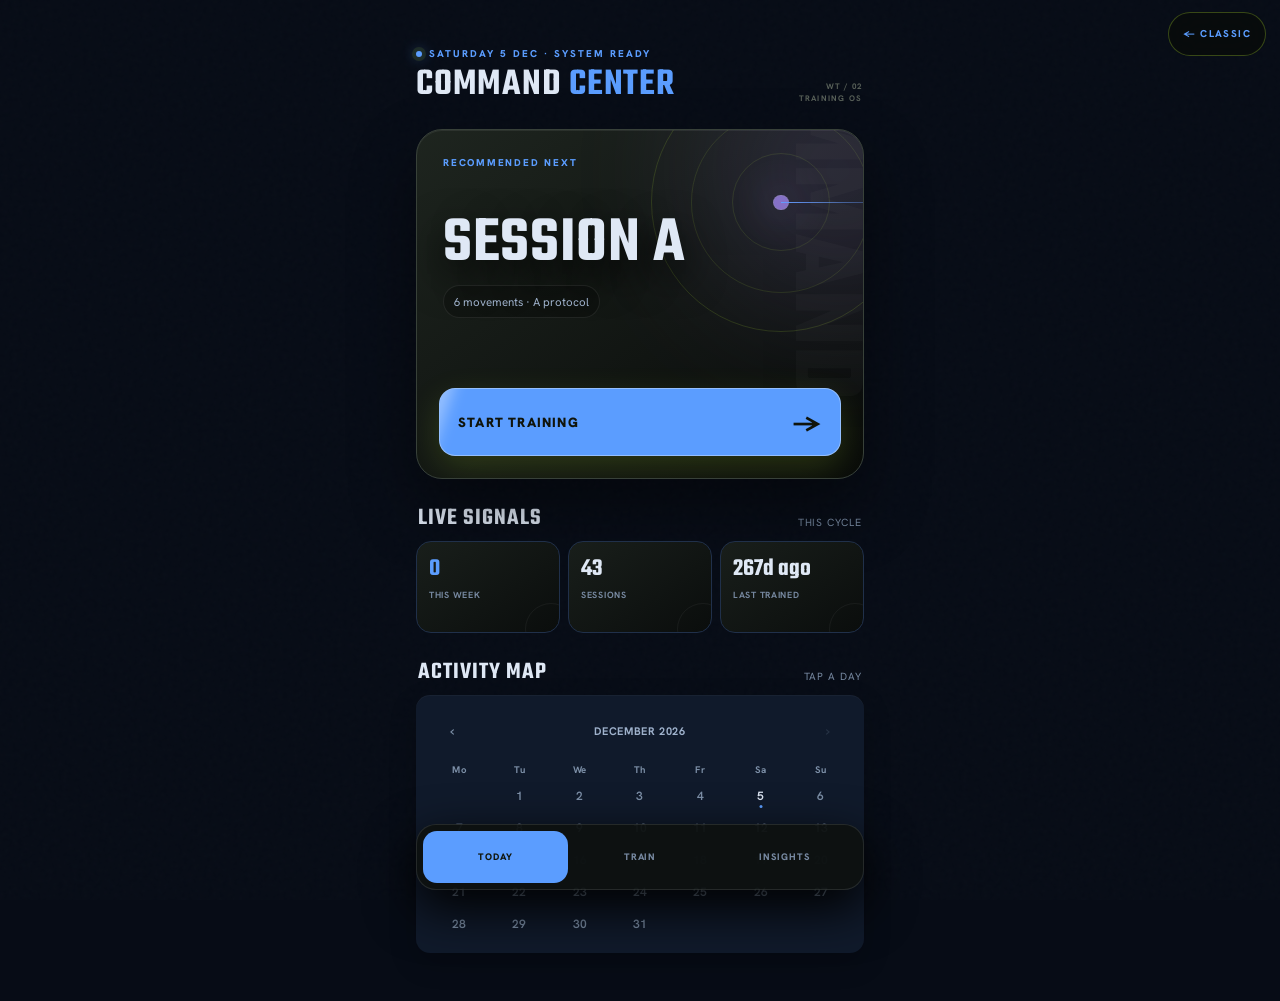
<file: beta/index.html>
<!DOCTYPE html>
<html lang="en">
<head>
  <meta charset="UTF-8" />
  <meta name="viewport" content="width=device-width, initial-scale=1.0, viewport-fit=cover" />
  <title>Workout Tracker Beta</title>
  <meta name="theme-color" content="#090b0a" />
  <meta name="apple-mobile-web-app-capable" content="yes" />
  <meta name="apple-mobile-web-app-status-bar-style" content="black-translucent" />
  <meta name="apple-mobile-web-app-title" content="Workout Beta" />
  <link rel="apple-touch-icon" href="../icon-192.png" />
  <link rel="manifest" href="manifest.webmanifest" />
  <link rel="preconnect" href="https://fonts.googleapis.com" />
  <link rel="preconnect" href="https://fonts.gstatic.com" crossorigin />
  <!-- Web fonts are attached AFTER window load, so a slow or blocked font host
       never delays first paint or the page-load event. The app paints in the
       fallback stack (system-ui) and swaps to Teko/Hanken once they arrive. -->
  <script>
    addEventListener('load', function () {
      var l = document.createElement('link');
      l.rel = 'stylesheet';
      l.href = 'https://fonts.googleapis.com/css2?family=Teko:wght@500;600;700&family=Hanken+Grotesk:wght@400;500;600;700;800&display=swap';
      document.head.appendChild(l);
    });
  </script>
  <link rel="stylesheet" href="beta.css" />
  <style>
    *, *::before, *::after { box-sizing: border-box; margin: 0; padding: 0; }

    :root {
      /* ── Cadence "Dusk": deep navy, steel-blue lead, copper sun accent.
         Token NAMES are unchanged so every component re-grounds by value. ── */
      --bg:         #070c16;
      --bg-card:    #101a2b;
      --bg-inner:   #16233a;
      --bg-deep:    #0b1420;
      --border:     #20304a;
      --border-mid: #2a3c58;
      --border-hi:  #35496a;
      --cyan:       #5b9dff;   /* primary accent (steel-blue) */
      --cyan-dim:   #3a6fae;
      --cyan-glow:  rgba(91,157,255,0.14);
      --cyan-glow2: rgba(91,157,255,0.06);
      --white:      #dfe8f5;
      --muted:      #7789a1;
      --text-mid:   #9fb2cc;
      --text-dim:   #7d90a8;
      --green:      #34d9a6;
      --green-dim:  #12463a;
      --green-bg:   #06170f;
      --blue:       #5b9dff;
      --blue-dim:   #24406e;
      --blue-bg:    #08111f;
      --red:        #ff7f8f;
      --red-dim:    #7f2230;
      --red-bg:     #180a0d;
      --yellow:     #ffc36a;   /* records / gold */
      --yellow-dim: #6a4a18;
      --yellow-bg:  #1a1206;
      --amber:      #ff8f5e;   /* copper sun accent */
      --orange:     #ff8f5e;
      --violet:       #8aa0ff;
      --violet-dim:   #3a4a8a;
      --violet-mid:   #5b6fd0;
      --violet-glow:  rgba(138,160,255,0.14);
      --violet-glow2: rgba(138,160,255,0.07);

      /* Type: Teko (condensed display + numerals), Hanken Grotesk (body). */
      --font-display: 'Teko', system-ui, sans-serif;
      --font-body: 'Hanken Grotesk', -apple-system, system-ui, sans-serif;

      /* Deliberate type scale and shared component primitives. */
      --type-display: 2rem;
      --type-title: 1.5rem;
      --type-value: 1.625rem;
      --type-body: 0.875rem;
      --type-label: 0.6875rem;
      --type-caption: 0.75rem;
      --radius-sm: 6px;
      --radius-md: 10px;
      --radius-lg: 14px;
      --radius-pill: 9999px;
      --shadow-card: 0 10px 28px rgba(0,0,0,0.2), inset 0 1px rgba(255,255,255,0.035);
      --shadow-raised: 0 6px 18px rgba(0,0,0,0.28);
      --shadow-focus: 0 0 0 3px var(--cyan-glow);
      --pressed-scale: 0.975;
      --touch-min: 44px;

      /* Workout colour palette (index-based, stored per workout) */
      --wk0:#a78bfa; --wk0s:rgba(167,139,250,0.26);
      --wk1:#22d3ee; --wk1s:rgba(34,211,238,0.24);
      --wk2:#60a5fa; --wk2s:rgba(96,165,250,0.22);
      --wk3:#22c55e; --wk3s:rgba(34,197,94,0.22);
      --wk4:#fbbf24; --wk4s:rgba(251,191,36,0.24);
      --wk5:#fb923c; --wk5s:rgba(251,146,60,0.24);
      --wk6:#f87171; --wk6s:rgba(248,113,113,0.22);
      --wk7:#f472b6; --wk7s:rgba(244,114,182,0.22);
    }

    html, body {
      background: var(--bg);
      color: var(--white);
      font-family: var(--font-body);
      min-height: 100vh;
      -webkit-tap-highlight-color: transparent;
    }

    /* Subtle noise texture overlay */
    body::before {
      content: '';
      position: fixed;
      inset: 0;
      background-image: url("data:image/svg+xml,%3Csvg viewBox='0 0 200 200' xmlns='http://www.w3.org/2000/svg'%3E%3Cfilter id='n'%3E%3CfeTurbulence type='fractalNoise' baseFrequency='0.9' numOctaves='4' stitchTiles='stitch'/%3E%3C/filter%3E%3Crect width='100%25' height='100%25' filter='url(%23n)' opacity='0.03'/%3E%3C/svg%3E");
      pointer-events: none;
      z-index: 0;
    }

    #app { min-height: 100vh; position: relative; z-index: 1; }

    /* ── Screen fade ── */
    .screen {
      min-height: 100vh;
      /* top | right | bottom | left — insets must match their own side.
         On iOS Home Screen (standalone, black-translucent status bar,
         viewport-fit=cover) the web view runs edge-to-edge under the status
         bar / Dynamic Island, so the top row would sit beneath it without
         env(safe-area-inset-top). */
      padding: max(12px, env(safe-area-inset-top)) max(12px, env(safe-area-inset-right)) max(32px, env(safe-area-inset-bottom)) max(12px, env(safe-area-inset-left));
      animation: fadeIn 0.18s ease;
    }
    @keyframes fadeIn    { from { opacity: 0; transform: translateY(6px); }   to { opacity: 1; transform: none; } }
    @keyframes slideBack { from { opacity: 0; transform: translateX(-24px); } to { opacity: 1; transform: none; } }
    .screen          { animation: fadeIn    0.18s ease; }
    .screen.back     { animation: slideBack 0.2s ease; }

    .container      { max-width: 448px; margin: 0 auto; padding-top: 8px; }
    .container--home { padding-top: 28px; }

    /* ── Typography ── */
    .title-xl  { font-size: 1.5rem;   font-weight: 800; color: var(--white);    letter-spacing: -0.02em; }
    .title-lg  { font-size: 1.125rem; font-weight: 700; color: var(--white); }
    .title-sm  { font-size: 0.75rem;  font-weight: 700; color: var(--text-mid); letter-spacing: 0.08em; text-transform: uppercase; }
    .label     { font-size: 0.7rem;   color: var(--text-dim); letter-spacing: 0.06em; text-transform: uppercase; }
    .text-cyan { color: var(--cyan); }
    .text-muted { color: var(--muted); }
    /* Teko (condensed display) carries titles + numerals; body stays Hanken.
       Teko sits tighter, so let short display strings breathe a touch. */
    .title-xl, .title-lg, .input-weight, .graph-stat-val {
      font-family: var(--font-display);
      letter-spacing: 0;
    }
    .title-xl { letter-spacing: 0.005em; }

    /* ── Cadence exercise hero: the load orb + sets-progress ring ── */
    .ex-hero { text-align: center; }
    .ex-hero-name { margin: 2px 0 4px; }
    .ex-orb-wrap { position: relative; width: 216px; height: 216px; margin: 10px auto 2px; display: grid; place-items: center; }
    .ex-orb-ring { position: absolute; inset: 0; width: 100%; height: 100%; transform: rotate(-90deg); }
    .ex-ring-bg { fill: none; stroke: #1c2b42; stroke-width: 6; }
    .ex-ring-fg { fill: none; stroke: var(--cyan); stroke-width: 6; stroke-linecap: round;
      filter: drop-shadow(0 0 5px var(--cyan-glow)); transition: stroke-dashoffset 0.55s cubic-bezier(.4,0,.2,1); }
    .ex-orb { position: relative; width: 178px; height: 178px; border-radius: 50%;
      background: radial-gradient(circle at 42% 34%, #24344f, #16223a 52%, #0d1626 100%);
      box-shadow: 0 16px 40px rgba(91,157,255,0.22), inset 0 2px 10px rgba(210,225,255,0.10), inset 0 -14px 28px rgba(255,130,80,0.14);
      display: flex; flex-direction: column; align-items: center; justify-content: center; }
    .ex-orb-cap { font-family: var(--font-body); font-size: 0.6rem; letter-spacing: 0.16em; text-transform: uppercase; color: var(--muted); font-weight: 700; }
    .ex-orb input.ex-orb-num { width: 150px; flex: none; background: transparent; border: none; box-shadow: none; padding: 0;
      font-size: 3.6rem; line-height: 0.95; color: var(--white); text-align: center; }
    .ex-orb input.ex-orb-num:focus { border: none; box-shadow: none; color: var(--cyan); outline: none; }
    .ex-orb-sub { font-family: var(--font-body); font-size: 0.66rem; color: var(--cyan); font-weight: 600; margin-top: 3px; }
    .ex-hero .modified-label { margin-top: 8px; }
    .ex-hero .card--deep { text-align: left; margin-top: 12px; }

    /* ── Cadence rest ring: countdown drains the arc, copper → green at done ── */
    .rest-ring-card { text-align: center; }
    .rest-ring-wrap { position: relative; width: 132px; height: 132px; margin: 4px auto 2px; display: grid; place-items: center; }
    .rest-ring { position: absolute; inset: 0; width: 100%; height: 100%; transform: rotate(-90deg); }
    .rest-ring-bg { fill: none; stroke: #1c2b42; stroke-width: 8; }
    .rest-ring-fg { fill: none; stroke: var(--amber); stroke-width: 8; stroke-linecap: round;
      filter: drop-shadow(0 0 5px rgba(255,143,94,0.5)); transition: stroke-dashoffset 0.95s linear, stroke 0.4s; }
    .rest-ring-fg.done { stroke: var(--green); }
    .rest-ring-wrap .rest-timer-value { position: relative; z-index: 2; margin: 0; font-family: var(--font-display); }
    .rest-ring-card .flex-row { justify-content: center; gap: 10px; }
    .rest-ring-card .btn-secondary { width: auto; padding: 9px 22px; }

    /* ── Cadence home: resume card + accented stat tiles ── */
    .metric-value { font-family: var(--font-display); }
    .metric-value.sun-val { color: var(--amber); }
    .metric-value.pos-val { color: var(--green); }
    .resume-card { display: flex; align-items: center; gap: 16px; text-align: left; }
    .resume-ring { position: relative; width: 64px; height: 64px; flex: 0 0 64px; }
    .resume-ring svg { width: 100%; height: 100%; display: block; }
    .resume-ring-bg { fill: none; stroke: #1c2b42; stroke-width: 5; }
    .resume-ring-fg { fill: none; stroke: var(--cyan); stroke-width: 5; stroke-linecap: round;
      filter: drop-shadow(0 0 4px var(--cyan-glow)); }
    .resume-ring-num { position: absolute; inset: 0; display: grid; place-items: center;
      font-family: var(--font-display); font-size: 1.05rem; color: var(--white); }
    .resume-info { flex: 1; min-width: 0; }
    .resume-info .resume-title { font-family: var(--font-display); font-size: 1.4rem; color: var(--white); margin: 1px 0 9px; }
    .resume-actions { gap: 8px; }

    /* ── Cards ── */
    .card {
      background: var(--bg-card);
      border: 1px solid var(--border);
      border-radius: 12px;
      padding: 14px;
      position: relative;
    }
    .card--glow {
      box-shadow: 0 0 0 1px var(--border), inset 0 1px 0 rgba(255,255,255,0.04);
    }
    .card--inner {
      background: var(--bg-inner);
      border: 1px solid var(--border);
      border-radius: 8px;
      padding: 8px 10px;
    }
    .card--deep {
      background: var(--bg-deep);
      border: 1px solid var(--border);
      border-radius: 8px;
      padding: 8px 10px;
    }

    /* ── Buttons ── */
    button { cursor: pointer; border: none; font-family: inherit; transition: all 0.15s ease; -webkit-tap-highlight-color: transparent; }
    button:focus-visible, input:focus-visible, select:focus-visible {
      outline: 2px solid var(--cyan);
      outline-offset: 2px;
    }

    .btn-back {
      background: none;
      color: var(--text-dim);
      font-size: 0.75rem;
      padding: 0;
      margin-bottom: 14px;
      display: flex;
      align-items: center;
      gap: 4px;
    }

    .btn-primary {
      width: 100%;
      background: linear-gradient(135deg, #16a34a, #15803d);
      color: var(--white);
      padding: 14px;
      border-radius: 10px;
      font-weight: 700;
      font-size: 0.875rem;
      display: flex;
      align-items: center;
      justify-content: center;
      gap: 8px;
      box-shadow: 0 4px 12px rgba(22,163,74,0.3);
      letter-spacing: 0.02em;
    }
    .btn-primary:active { transform: scale(0.98); }

    .btn-secondary {
      width: 100%;
      background: transparent;
      border: 1px solid var(--border-mid);
      color: var(--text-mid);
      padding: 10px;
      border-radius: 8px;
      font-size: 0.75rem;
      letter-spacing: 0.04em;
    }

    .btn-danger {
      width: 100%;
      background: var(--red-bg);
      border: 1px solid var(--red-dim);
      color: var(--red);
      padding: 10px;
      border-radius: 8px;
      font-size: 0.75rem;
      display: flex;
      align-items: center;
      justify-content: center;
      gap: 6px;
      letter-spacing: 0.04em;
    }

    .btn-log {
      width: 100%;
      background: linear-gradient(135deg, var(--bg-inner), var(--bg-card));
      border: 1px solid var(--border-hi);
      color: var(--white);
      padding: 14px;
      border-radius: 10px;
      font-weight: 700;
      font-size: 0.875rem;
      display: flex;
      align-items: center;
      justify-content: center;
      gap: 8px;
      letter-spacing: 0.02em;
      position: sticky;
      /* --kb is the on-screen keyboard's height, published by the
         visualViewport listener below. iOS resizes only the visual viewport
         when the keyboard opens, while sticky/fixed bottom offsets resolve
         against the layout viewport — so without this the button sits
         underneath the keyboard, which is the overlap the old custom numpad
         existed to avoid. */
      bottom: calc(env(safe-area-inset-bottom, 0px) + var(--kb, 0px));
      z-index: 5;
      box-shadow: 0 -8px 12px -4px var(--bg);
      transition: bottom 0.15s ease-out;
    }
    .btn-log:active:not(:disabled) { transform: scale(0.98); }
    .btn-log:disabled { opacity: 0.35; cursor: not-allowed; }

    .btn-complete-ex {
      width: 100%;
      background: linear-gradient(135deg, rgba(245,158,11,0.12), rgba(245,158,11,0.06));
      border: 1px solid var(--cyan-dim);
      color: var(--cyan);
      padding: 14px;
      border-radius: 10px;
      font-weight: 700;
      font-size: 0.875rem;
      display: flex;
      align-items: center;
      justify-content: center;
      gap: 8px;
      box-shadow: 0 0 16px var(--cyan-glow);
      letter-spacing: 0.02em;
    }
    .btn-complete-ex:active { transform: scale(0.98); }

    .btn-session {
      width: 100%;
      background: var(--bg-card);
      border: 1px solid var(--border);
      border-radius: 12px;
      padding: 14px;
      text-align: left;
      display: flex;
      align-items: center;
      justify-content: space-between;
      color: var(--white);
      position: relative;
      overflow: hidden;
    }
    .btn-session::before {
      content: '';
      position: absolute;
      inset: 0;
      background: linear-gradient(135deg, var(--violet-glow2), transparent);
      opacity: 0;
      transition: opacity 0.2s;
    }
    .btn-nav {
      width: 100%;
      background: transparent;
      border: 1px solid var(--border);
      color: var(--text-dim);
      padding: 10px;
      border-radius: 8px;
      font-size: 0.75rem;
      letter-spacing: 0.04em;
    }

    .btn-resume {
      flex: 1;
      background: linear-gradient(135deg, #2563eb, #1d4ed8);
      color: var(--white);
      padding: 10px;
      border-radius: 8px;
      font-size: 0.75rem;
      font-weight: 700;
      letter-spacing: 0.04em;
    }

    .btn-abandon {
      flex: 1;
      background: transparent;
      border: 1px solid var(--border-mid);
      color: var(--text-mid);
      padding: 10px;
      border-radius: 8px;
      font-size: 0.75rem;
    }

    .btn-clear-all {
      background: none;
      color: var(--red-dim);
      border: 1px solid var(--red-dim);
      font-size: 0.7rem;
      padding: 4px 10px;
      border-radius: 6px;
      letter-spacing: 0.04em;
    }

    .btn-delete-day {
      background: none;
      color: var(--red-dim);
      padding: 4px;
      line-height: 1;
      border-radius: 4px;
    }

    .btn-edit-day {
      background: none;
      color: var(--text-mid);
      padding: 4px;
      line-height: 1;
      border-radius: 4px;
    }

    .date-edit-input {
      background: var(--bg-inner);
      border: 1px solid var(--amber);
      border-radius: 6px;
      color: var(--white);
      font-size: 1rem;
      font-weight: 600;
      padding: 6px 8px;
      outline: none;
      color-scheme: dark;
    }


    .btn-export {
      width: 100%;
      background: transparent;
      border: 1px solid var(--border-hi);
      color: var(--cyan);
      padding: 10px;
      border-radius: 8px;
      font-size: 0.75rem;
      letter-spacing: 0.04em;
    }

    /* ── Inputs ── */
    input[type="number"], input[type="text"] {
      background: var(--bg-inner);
      color: var(--white);
      border: 1px solid var(--border-mid);
      border-radius: 8px;
      text-align: center;
      font-family: inherit;
      font-size: 1rem;
      outline: none;
      width: 100%;
      transition: border-color 0.15s, box-shadow 0.15s;
    }
    input[type="number"]:focus, input[type="text"]:focus {
      border-color: var(--cyan-dim);
      box-shadow: 0 0 0 3px var(--cyan-glow);
    }
    input[type="number"]::-webkit-inner-spin-button,
    input[type="number"]::-webkit-outer-spin-button { -webkit-appearance: none; }

    .input-weight {
      font-size: 1.375rem;
      font-weight: 700;
      padding: 10px;
      flex: 1;
      color: var(--cyan);
    }
    /* ── Progress bar ── */
    .progress-bar-wrap {
      background: var(--bg-card);
      border: 1px solid var(--border);
      border-radius: 10px;
      padding: 10px 12px;
    }
    .progress-bar-track {
      background: var(--bg-deep);
      border-radius: 9999px;
      height: 5px;
      overflow: hidden;
      margin-top: 6px;
    }
    .progress-bar-fill {
      background: linear-gradient(to right, var(--violet-mid), var(--cyan));
      height: 100%;
      border-radius: 9999px;
      transition: width 0.5s cubic-bezier(0.4, 0, 0.2, 1);
      box-shadow: 0 0 8px rgba(245,158,11,0.4);
    }
    .progress-bar-labels { display: flex; justify-content: space-between; }

    /* ── Exercise list item ── */
    .exercise-item {
      width: 100%;
      background: var(--bg-card);
      border: 1px solid var(--border);
      border-radius: 10px;
      padding: 12px;
      text-align: left;
      display: flex;
      align-items: center;
      justify-content: space-between;
      color: var(--white);
      transition: border-color 0.15s, background 0.15s;
    }
    .exercise-item:active { transform: scale(0.99); }
    .exercise-item.done    { border-color: var(--border); background: rgba(245,158,11,0.03); }
    .exercise-item.partial { border-color: var(--cyan-dim); background: rgba(245,158,11,0.03); }
    .exercise-item.skipped { opacity: 0.5; }

    /* ── Session-local reorder / skip controls ── */
    .exercise-row-controls {
      display: flex;
      gap: 6px;
      margin-top: 6px;
    }
    .exercise-row-controls .icon-btn { flex: 0 0 auto; padding: 10px; }
    .btn-skip-toggle {
      flex: 1;
      background: var(--bg-inner);
      border: 1px solid var(--border-mid);
      color: var(--text-dim);
      padding: 10px;
      border-radius: 8px;
      font-size: 0.65rem;
      font-weight: 700;
      letter-spacing: 0.05em;
    }
    .btn-skip-toggle.active { color: var(--yellow); border-color: var(--yellow-dim); background: var(--yellow-bg); }

    /* ── Set rows (with slide-in animation) ── */
    .set-row-wrap {
      animation: slideIn 0.22s cubic-bezier(0.34, 1.56, 0.64, 1);
    }
    @keyframes slideIn {
      from { opacity: 0; transform: translateX(-12px) scale(0.97); }
      to   { opacity: 1; transform: none; }
    }
    .set-row {
      display: flex;
      align-items: center;
      justify-content: space-between;
      background: var(--bg-inner);
      border: 1px solid var(--border);
      padding: 10px 12px;
      border-radius: 8px;
    }
    .set-row-tap {
      width: 100%;
      text-align: left;
      color: inherit;
      font-family: inherit;
    }
    .set-edit-hint { color: var(--muted); display: inline-flex; }
    .set-row-editing {
      flex-direction: column;
      align-items: stretch;
      gap: 10px;
      border-color: var(--cyan-dim);
    }
    .set-edit-fields { display: flex; align-items: center; gap: 8px; }
    .set-edit-input { flex: 1; padding: 12px 8px; font-size: 1rem; }
    .set-edit-x { color: var(--text-dim); font-weight: 700; flex-shrink: 0; }
    .set-edit-actions { display: flex; gap: 8px; }
    .set-edit-actions .icon-btn { flex: 1; justify-content: center; padding: 12px; }

    /* ── PR badges (with pop animation) ── */
    .pr-badges { display: flex; gap: 4px; flex-wrap: wrap; margin-top: 6px; }
    .pr-badge {
      background: linear-gradient(135deg, rgba(167,139,250,0.18), rgba(167,139,250,0.08));
      border: 1px solid rgba(167,139,250,0.35);
      color: var(--violet);
      border-radius: 9999px;
      font-size: 0.7rem;
      font-weight: 700;
      padding: 3px 10px;
      display: flex;
      align-items: center;
      gap: 4px;
      animation: prPop 0.35s cubic-bezier(0.34, 1.56, 0.64, 1);
      letter-spacing: 0.02em;
    }
    @keyframes prPop {
      from { opacity: 0; transform: scale(0.6); }
      to   { opacity: 1; transform: scale(1); }
    }

    /* ── Progression status ── */
    .progression {
      padding: 10px 12px;
      border-radius: 8px;
      font-size: 0.75rem;
      margin-bottom: 12px;
      font-weight: 600;
      letter-spacing: 0.02em;
    }
    .progression.increase { background: var(--green-bg);  border: 1px solid var(--green-dim);  color: var(--green); }
    .progression.good     { background: var(--blue-bg);   border: 1px solid var(--blue-dim);   color: var(--blue); }
    .progression.maintain { background: var(--yellow-bg); border: 1px solid var(--yellow-dim); color: var(--yellow); }

    /* ── Rest timer ── */
    .rest-timer-value {
      font-size: 1.75rem;
      font-weight: 800;
      color: var(--cyan);
      text-align: center;
      letter-spacing: -0.02em;
      font-variant-numeric: tabular-nums;
    }
    .rest-timer-value.rest-timer-done { color: var(--green); font-size: 1.125rem; }



    /* ── Exercise accent bar ── */
    .ex-header {
      display: flex;
      gap: 12px;
      align-items: stretch;
      margin-bottom: 14px;
    }
    .ex-accent-bar {
      width: 3px;
      border-radius: 9999px;
      flex-shrink: 0;
    }
    .ex-accent-bar.wk-accent { background: linear-gradient(to bottom, var(--wk), var(--wks)); }

    /* ── Filled checkmark ── */
    .check-circle {
      width: 22px;
      height: 22px;
      border-radius: 50%;
      background: var(--green);
      display: inline-flex;
      align-items: center;
      justify-content: center;
      flex-shrink: 0;
      box-shadow: 0 0 8px rgba(34,197,94,0.4);
    }
    .check-circle svg { display: block; }

    /* ── Empty state ── */
    .empty-state {
      text-align: center;
      padding: 24px 16px;
      border: 1px dashed var(--border-mid);
      border-radius: 12px;
      margin-bottom: 16px;
    }
    .empty-state-icon { font-size: 2rem; margin-bottom: 8px; }
    .empty-state-title { font-size: 0.875rem; font-weight: 700; color: var(--text-mid); margin-bottom: 4px; }
    .empty-state-sub { font-size: 0.75rem; color: var(--text-dim); line-height: 1.5; }
    .stats-grid { display: grid; grid-template-columns: repeat(3, 1fr); gap: 8px; }
    .stat-item { text-align: center; padding: 10px 6px; }

    /* ── Resume banner ── */
    /* Resume card ground; .card (borderless, shadowed) supplies border/radius/padding. */
    .resume-banner {
      background: linear-gradient(135deg, var(--bg-card), var(--bg-deep));
    }


    /* ── Utility ── */
    .space-y-2 > * + * { margin-top: 8px; }
    .space-y-3 > * + * { margin-top: 12px; }
    .flex       { display: flex; }
    .flex-row   { display: flex; gap: 8px; }
    .gap-2      { gap: 8px; }
    .mt-1       { margin-top: 4px; }
    .mt-2       { margin-top: 8px; }
    .mt-3       { margin-top: 12px; }
    .mt-4       { margin-top: 16px; }
    .mb-1       { margin-bottom: 4px; }
    .mb-2       { margin-bottom: 8px; }
    .mb-3       { margin-bottom: 12px; }
    .mb-4       { margin-bottom: 16px; }
    .mb-6       { margin-bottom: 24px; }
    .text-center { text-align: center; }
    .grid-2     { display: grid; grid-template-columns: 1fr 1fr; gap: 8px; font-size: 0.75rem; }
    .divider    { border: none; border-top: 1px solid var(--border); margin: 12px 0; }
    .chip {
      display: inline-flex;
      align-items: center;
      gap: 4px;
      background: var(--bg-inner);
      border: 1px solid var(--border);
      border-radius: 9999px;
      padding: 3px 10px;
      font-size: 0.7rem;
      color: var(--text-mid);
    }
    .note-box {
      background: rgba(251,191,36,0.06);
      border: 1px solid rgba(251,191,36,0.2);
      border-radius: 8px;
      padding: 8px 10px;
      font-size: 0.75rem;
      color: var(--yellow);
    }
    .modified-label { color: var(--yellow); font-size: 0.7rem; margin-top: 6px; text-align: center; }
    .chevron { color: var(--muted); flex-shrink: 0; }

    /* ── Calendar ── */
    .cal-grid {
      display: grid;
      grid-template-columns: repeat(7, 1fr);
      gap: 2px;
      margin-top: 8px;
    }
    .cal-day-label {
      text-align: center;
      font-size: 0.6rem;
      font-weight: 700;
      color: var(--text-dim);
      letter-spacing: 0.04em;
      height: 18px;
      display: flex;
      align-items: center;
      justify-content: center;
    }
    .cal-day {
      height: 30px;
      border-radius: 5px;
      display: flex;
      align-items: center;
      justify-content: center;
      font-size: 0.75rem;
      font-weight: 600;
      color: var(--text-dim);
      background: transparent;
      position: relative;
    }
    .cal-day.empty { pointer-events: none; }
    .cal-day.today { color: var(--white); }
    .cal-day.today::after {
      content: '';
      position: absolute;
      bottom: 3px;
      left: 50%;
      transform: translateX(-50%);
      width: 3px;
      height: 3px;
      border-radius: 50%;
      background: var(--cyan);
    }
    .cal-day.worked {
      background: linear-gradient(135deg, var(--wks), transparent);
      border: 1px solid var(--wks);
      color: var(--wk);
      font-weight: 800;
    }
    .cal-nav {
      background: none;
      border: none;
      color: var(--text-dim);
      font-size: 1rem;
      padding: 2px 8px;
      border-radius: 4px;
      line-height: 1;
    }

    /* ── Tab bar ── */
    .tab-bar {
      display: flex;
      background: var(--bg-deep);
      border: 1px solid var(--border);
      border-radius: 10px;
      padding: 3px;
      margin-bottom: 20px;
    }
    .tab-btn {
      flex: 1;
      padding: 9px;
      border-radius: 7px;
      font-size: 0.78rem;
      font-weight: 700;
      letter-spacing: 0.03em;
      color: var(--text-dim);
      background: transparent;
      transition: all 0.15s;
    }
    .tab-btn.active {
      background: var(--bg-card);
      color: var(--white);
      box-shadow: 0 1px 6px rgba(0,0,0,0.5), inset 0 1px 0 rgba(255,255,255,0.04);
    }

    /* ── Select dropdown ── */
    select {
      width: 100%;
      background: var(--bg-inner);
      color: var(--white);
      border: 1px solid var(--border-mid);
      border-radius: 8px;
      padding: 10px 12px;
      font-family: inherit;
      font-size: 0.8rem;
      font-weight: 600;
      outline: none;
      appearance: none;
      -webkit-appearance: none;
      background-image: url("data:image/svg+xml,%3Csvg xmlns='http://www.w3.org/2000/svg' width='12' height='12' viewBox='0 0 24 24' fill='none' stroke='%234a6080' stroke-width='2.5'%3E%3Cpolyline points='6 9 12 15 18 9'/%3E%3C/svg%3E");
      background-repeat: no-repeat;
      background-position: right 12px center;
      cursor: pointer;
    }
    select:focus { border-color: var(--cyan-dim); box-shadow: 0 0 0 3px var(--cyan-glow); }
    select option { background: var(--bg-card); color: var(--white); }

    /* ── Progress / Graph screen ── */
    .graph-toggle {
      display: flex;
      background: var(--bg-deep);
      border: 1px solid var(--border);
      border-radius: 8px;
      padding: 3px;
      margin-bottom: 14px;
    }
    .graph-toggle-btn {
      flex: 1;
      padding: 7px;
      border-radius: 6px;
      font-size: 0.72rem;
      font-weight: 700;
      letter-spacing: 0.04em;
      color: var(--text-dim);
      background: transparent;
      transition: all 0.15s;
    }
    .graph-toggle-btn.active { background: var(--bg-card); color: var(--white); box-shadow: 0 1px 4px rgba(0,0,0,0.4); }

    .graph-wrap {
      position: relative;
      width: 100%;
      height: 180px;
      margin-bottom: 8px;
    }
    .graph-svg { width: 100%; height: 100%; overflow: visible; }
    .graph-empty {
      display: flex;
      align-items: center;
      justify-content: center;
      height: 180px;
      color: var(--muted);
      font-size: 0.8rem;
    }
    .graph-stat-row {
      display: grid;
      grid-template-columns: repeat(3, 1fr);
      gap: 8px;
      margin-top: 12px;
    }
    .graph-stat {
      background: var(--bg-inner);
      border: 1px solid var(--border);
      border-radius: 8px;
      padding: 10px 8px;
      text-align: center;
    }
    .graph-stat-val { font-size: 1rem; font-weight: 800; color: var(--cyan); letter-spacing: -0.02em; }
    .graph-stat-val.peak-val { color: var(--yellow); }
    .graph-stat-lbl { font-size: 0.6rem; color: var(--text-dim); letter-spacing: 0.06em; text-transform: uppercase; margin-top: 2px; }

    .btn-save-back {
      width: 100%;
      background: transparent;
      border: 1px solid var(--border-mid);
      color: var(--text-mid);
      padding: 10px;
      border-radius: 8px;
      font-size: 0.8rem;
      font-weight: 600;
      display: flex;
      align-items: center;
      justify-content: center;
      gap: 6px;
      letter-spacing: 0.02em;
    }

    /* ── Section label ── */
    .section-label {
      display: flex;
      align-items: center;
      gap: 8px;
      margin: 16px 0 10px;
    }
    .section-label span { font-size: 0.65rem; font-weight: 700; color: var(--text-dim); letter-spacing: 0.1em; text-transform: uppercase; white-space: nowrap; }
    .section-label::before, .section-label::after { content: ''; flex: 1; border-top: 1px solid var(--border); }

    /* ── Workout manager / editor ── */
    .wk-swatch {
      width: 16px; height: 16px; border-radius: 50%; flex-shrink: 0;
      background: var(--wk); box-shadow: 0 0 0 2px var(--wks);
    }
    .wk-list-item {
      width: 100%;
      background: var(--bg-card);
      border: 1px solid var(--border);
      border-radius: 12px;
      padding: 12px;
      display: flex;
      align-items: center;
      gap: 10px;
      color: var(--white);
      text-align: left;
    }
    .wk-row-main {
      display: flex;
      align-items: center;
      gap: 10px;
      flex: 1;
      min-width: 0;
      background: transparent;
      border: none;
      padding: 0;
      text-align: left;
      color: inherit;
      font-family: inherit;
    }
    .wk-list-item-info { flex: 1; min-width: 0; }
    .wk-list-item-name { font-size: 0.9rem; font-weight: 700; overflow: hidden; text-overflow: ellipsis; white-space: nowrap; }
    .wk-row-actions { display: flex; gap: 4px; flex-shrink: 0; }
    .icon-btn {
      background: var(--bg-inner);
      border: 1px solid var(--border-mid);
      color: var(--text-mid);
      padding: 8px;
      border-radius: 8px;
      line-height: 1;
      display: inline-flex;
      align-items: center;
      justify-content: center;
    }
    .icon-btn.danger { color: var(--red); border-color: var(--red-dim); }
    .color-picker { display: flex; gap: 10px; flex-wrap: wrap; margin: 8px 0 4px; }
    .color-swatch-btn {
      width: 34px; height: 34px; border-radius: 50%;
      background: var(--wk);
      border: 2px solid transparent;
      box-shadow: 0 0 0 2px var(--bg-card);
      padding: 0;
    }
    .color-swatch-btn.selected { border-color: var(--white); box-shadow: 0 0 0 2px var(--bg-card), 0 0 8px var(--wks); }
    .ex-edit-card { position: relative; }
    .ex-edit-grid { display: grid; grid-template-columns: 1fr 1fr; gap: 8px; }
    .field-label { font-size: 0.65rem; color: var(--text-dim); letter-spacing: 0.05em; text-transform: uppercase; margin-bottom: 4px; display: block; }
    .ex-edit-move-row { display: flex; gap: 6px; margin-top: 10px; }
    .ex-edit-move-row .icon-btn { flex: 1; }
    input[type="text"].input-name, input[type="text"].input-label {
      font-size: 1rem;
      padding: 12px;
      text-align: left;
    }
    input[type="number"].input-field, input[type="text"].input-field {
      font-size: 1rem;
      padding: 10px;
    }
    .empty-state-action { margin-top: 14px; }

    /* ── Design system refinements ── */
    body { font-size: var(--type-body); line-height: 1.5; }
    .title-xl { font-size: var(--type-title); line-height: 1.1; }
    .title-lg { font-size: var(--type-display); line-height: 1; font-weight: 850; letter-spacing: -0.045em; }
    .title-sm, .label, .field-label, .graph-stat-lbl, .section-label span {
      font-size: var(--type-label);
    }
    .numeric, .metric-value, .workout-value, input[type="number"], .rest-timer-value,
    .graph-stat-val, .cal-day { font-variant-numeric: tabular-nums lining-nums; }
    .metric-value { font-size: var(--type-value); line-height: 1; font-weight: 850; letter-spacing: -0.035em; color: var(--white); }
    .workout-name { font-size: var(--type-display); line-height: 1; font-weight: 850; letter-spacing: -0.045em; color: var(--white); }
    .workout-value { font-size: var(--type-caption); font-weight: 750; color: var(--text-mid); }
    .body-copy { font-size: var(--type-body); color: var(--text-mid); }
    .caption { font-size: var(--type-caption); color: var(--text-mid); }
    .row-main { flex: 1; min-width: 0; }
    .row-heading { display: flex; align-items: center; gap: 8px; margin-bottom: 4px; }
    .exercise-name { font-size: var(--type-body); font-weight: 750; color: var(--white); }
    .exercise-name.is-complete { color: var(--muted); text-decoration: line-through; }
    .recent-row { display: flex; align-items: center; gap: 6px; margin-top: 6px; }
    .trend { font-size: var(--type-caption); font-weight: 850; }
    .trend--up { color: var(--green); }
    .trend--down { color: var(--red); }
    .trend--flat { color: var(--text-dim); }
    .status-badge { border-radius: var(--radius-pill); padding: 2px 7px; font-size: var(--type-label); font-weight: 750; }
    .status-badge--skipped { color: var(--text-dim); background: var(--bg-deep); }
    .status-badge--progress { color: var(--cyan); background: var(--cyan-glow); }
    .set-value { display: flex; align-items: center; gap: 6px; font-size: var(--type-body); font-weight: 800; }
    .history-value, .orphan-name { font-size: var(--type-caption); font-weight: 650; color: var(--text-mid); }
    .detail-value { font-weight: 700; color: var(--white); }
    .empty-copy { text-align: center; padding: 14px 0; font-size: var(--type-caption); color: var(--muted); }
    .resume-title { font-size: var(--type-body); font-weight: 750; color: var(--cyan); margin-bottom: 2px; }
    .settings-link { color: var(--text-dim); }
    .stat-change--positive .graph-stat-val { color: var(--green); }
    .stat-change--negative .graph-stat-val { color: var(--red); }

    .card { border: 0; border-radius: var(--radius-lg); box-shadow: var(--shadow-card); }
    .card--glow { box-shadow: var(--shadow-card); }
    .card--inner, .card--deep { border: 0; border-radius: var(--radius-md); }
    .stats-grid .stat-item + .stat-item { border-left: 1px solid var(--border); }
    .exercise-item { border: 0; border-radius: var(--radius-md); box-shadow: inset 0 -1px var(--border); }
    .exercise-item.partial { border: 0; box-shadow: inset 3px 0 var(--cyan), inset 0 -1px var(--border); background: var(--bg-card); }
    .exercise-item.done { border: 0; background: var(--bg-card); }
    .set-row { border: 0; border-radius: var(--radius-md); }
    .progress-bar-wrap { border: 0; border-radius: var(--radius-lg); box-shadow: var(--shadow-card); position: relative; overflow: hidden; }
    .progress-bar-wrap::before { content: ''; position: absolute; inset: 0 auto 0 0; width: 3px; background: var(--wk, var(--cyan)); }
    .progress-bar-fill { background: var(--cyan); box-shadow: none; }
    .progress-title { color: var(--cyan); font-size: 1.125rem; line-height: 1.1; font-weight: 850; letter-spacing: -0.025em; }
    .graph-stat { border: 0; border-radius: var(--radius-md); }
    .graph-stat + .graph-stat { box-shadow: inset 1px 0 var(--border); }
    .cal-day.worked { background: transparent; border: 0; color: var(--text-mid); }
    .cal-day.worked::before { content: ''; position: absolute; top: 2px; width: 4px; height: 4px; border-radius: 50%; background: var(--wk); }
    .wk-swatch, .color-swatch-btn.selected { box-shadow: none; }
    .ex-accent-bar.wk-accent { background: var(--wk); }

    button, select, input { min-height: var(--touch-min); }
    .btn-back, .cal-nav, .btn-delete-day, .btn-edit-day { min-width: var(--touch-min); min-height: var(--touch-min); }
    .btn-primary { background: var(--cyan); color: var(--bg); border-radius: var(--radius-md); box-shadow: var(--shadow-raised); }
    .btn-success { background: var(--green); color: #031308; }
    .btn-complete-ex { background: var(--green); border: 0; color: #031308; box-shadow: var(--shadow-raised); }
    .btn-resume { background: var(--cyan); color: var(--bg); }
    .btn-skip-toggle.active { color: var(--amber); border-color: var(--yellow-dim); background: var(--yellow-bg); }
    .rest-timer-value { color: var(--amber); font-size: var(--type-value); }
    .input-weight { font-size: var(--type-display); font-weight: 850; letter-spacing: -0.04em; }
    button:active:not(:disabled) { transform: scale(var(--pressed-scale)); filter: brightness(0.92); }
    button:disabled { opacity: 0.42; cursor: not-allowed; }
    input:focus, select:focus { box-shadow: var(--shadow-focus); }

    /* ── Hover states — pointer devices only, so a tap doesn't leave a "stuck" hover on touch ── */
    @media (hover: hover) {
      .btn-back:hover { color: var(--cyan); }
      .btn-primary:hover  { background: #67e8f9; box-shadow: var(--shadow-raised); }
      .btn-primary.btn-success:hover { background: #4ade80; }
      .btn-secondary:hover { border-color: var(--border-hi); color: var(--white); }
      .btn-danger:hover { background: rgba(127,29,29,0.3); }
      .btn-log:hover:not(:disabled) { border-color: var(--cyan); background: var(--bg-inner); box-shadow: var(--shadow-focus); }
      .btn-complete-ex:hover  { background: #4ade80; box-shadow: var(--shadow-raised); }
      .btn-session:hover { border-color: var(--violet-dim); }
      .btn-session:hover::before { opacity: 1; }
      .btn-nav:hover { border-color: var(--border-hi); color: var(--text-mid); }
      .btn-resume:hover { background: #67e8f9; }
      .btn-abandon:hover { border-color: var(--red-dim); color: var(--red); }
      .btn-clear-all:hover { color: var(--red); border-color: var(--red); }
      .btn-delete-day:hover { color: var(--red); }
      .btn-edit-day:hover { color: var(--amber); }
      .btn-export:hover { background: var(--cyan-glow); }
      .exercise-item:hover  { border-color: var(--border-hi); }
      .cal-nav:hover { color: var(--white); }
      .btn-save-back:hover { border-color: var(--green-dim); color: var(--green); }
      .icon-btn:hover { border-color: var(--border-hi); color: var(--white); }
      .icon-btn.danger:hover { border-color: var(--red); color: var(--red); }
    }

    /* Version switch: deliberately isolated from application state so the
       production experience remains unchanged apart from this opt-in link. */
    .beta-switch {
      position: fixed;
      z-index: 50;
      top: max(10px, env(safe-area-inset-top));
      right: max(12px, env(safe-area-inset-right));
      min-height: 36px;
      padding: 8px 12px;
      border: 1px solid rgba(91,157,255,0.4);
      border-radius: 999px;
      background: rgba(7,12,22,0.88);
      color: var(--cyan);
      font-size: 0.65rem;
      font-weight: 800;
      letter-spacing: 0.12em;
      text-decoration: none;
      text-transform: uppercase;
      backdrop-filter: blur(12px);
    }
  </style>
</head>
<body>
<div id="app"></div>
<a class="classic-switch" href="../" aria-label="Return to the Classic experience">← Classic</a>

<script>
'use strict';

// ============================================================
// ESCAPING — every render path is innerHTML; any user-entered text
// (workout/exercise names, labels, notes, rest, targetReps) must go
// through this before being interpolated.
// ============================================================
const esc = (s) => String(s ?? '').replace(/[&<>"']/g, c =>
  ({ '&':'&amp;', '<':'&lt;', '>':'&gt;', '"':'&quot;', "'":'&#39;' }[c]));

// ============================================================
// DATA
// ============================================================
const WORKOUTS = {
  A: [
    { name: 'Flat Bench Press',          weight: 80,    targetReps: '6-8',   rest: '3-4 min' },
    { name: 'Leg Press',                 weight: 190,   targetReps: '12-15', rest: '2-3 min' },
    { name: 'Seated Cable Row',          weight: 85,    targetReps: '8-10',  rest: '2-3 min' },
    { name: 'Lateral DB Raise',          weight: 14,    targetReps: '12-15', rest: '1.5-2 min' },
    { name: 'Incline DB Curl',           weight: 16,    targetReps: '8-10',  rest: '1.5-2 min' },
    { name: 'Rope Pushdown',             weight: 35,    targetReps: '8-10',  rest: '1.5-2 min' },
  ],
  B: [
    { name: 'Deadlift',                  weight: 107.5, targetReps: '5-7',   rest: '3-4 min',  notes: 'Form priority' },
    { name: 'Seated DB Press',           weight: 28,    targetReps: '8-10',  rest: '2-3 min' },
    { name: 'Lat Pulldown',              weight: 85,    targetReps: '8-10',  rest: '2-3 min',  notes: 'Use straps + wider grip' },
    { name: 'Hammer Curl',               weight: 18,    targetReps: '8-10',  rest: '1.5-2 min' },
    { name: 'Leg Extension',             weight: 82,    targetReps: '12-15', rest: '2 min' },
    { name: 'Barbell Curl',              weight: 37.5,  targetReps: '8-10',  rest: '1.5-2 min' },
  ],
  C: [
    { name: 'Incline DB Bench',          weight: 30,    targetReps: '8-10',  rest: '2-3 min' },
    { name: 'Single Arm Cable Row',      weight: 36,    targetReps: '8-10',  rest: '2-3 min',  notes: 'Try straps' },
    { name: 'Weighted Crunch',           weight: 32.5,  targetReps: '12-15', rest: '1.5-2 min' },
    { name: 'Cable Face Pull',           weight: 36.25, targetReps: '12-15', rest: '1.5-2 min' },
    { name: 'Overhead Tricep Extension', weight: 30,    targetReps: '8-10',  rest: '1.5-2 min' },
    { name: 'Hanging Knee Raise',        weight: 0,     targetReps: '15-20', rest: '1.5-2 min' },
  ],
};

const TEMPLATE_KEYS = ['A', 'B', 'C'];
const DEFAULT_TARGET_SETS = 3;
const WK_PALETTE_SIZE = 8;

// ============================================================
// GOOGLE SHEETS SYNC
// ============================================================
const SHEETS_URL = 'https://script.google.com/macros/s/AKfycbyuEmiw_M-mMHS0IWN-9y4VbWJhzGZYysQizYEOSMISxnlz8aukSqRrzVQPijodigne/exec';

// NOTE: mode:'no-cors' gives an opaque response — response.ok is always false
// and status is always 0, so success/failure can only be judged by whether
// the fetch PROMISE resolves at all, never by inspecting the response. This
// function is intentionally allowed to throw (a network failure rejects the
// fetch promise): the only caller is drainSyncQueue(), which needs that
// rejection to know a batch must stay queued rather than being dropped.
const SYNC_TIMEOUT_MS = 15000;

async function syncToSheets(entries) {
  if (!SHEETS_URL) return;
  // A fetch with no timeout can hang indefinitely on mobile — a captive
  // portal or a server that accepts the connection but never answers. Because
  // drainSyncQueue awaits this behind an in-flight guard, a hung request would
  // strand that guard set forever and silently disable syncing for the rest of
  // the session. Abort instead, so it fails like any other error: the batch
  // stays queued and the next drain can retry.
  const ctrl  = new AbortController();
  const timer = setTimeout(() => ctrl.abort(), SYNC_TIMEOUT_MS);
  try {
    await fetch(SHEETS_URL, {
      method: 'POST', mode: 'no-cors',
      headers: { 'Content-Type': 'application/json' },
      body: JSON.stringify(entries),
      signal: ctrl.signal,
    });
  } finally {
    clearTimeout(timer);
  }
}

// ============================================================
// OFFLINE-SAFE SYNC QUEUE
// ============================================================
// A session logged with no signal must never be lost. completeSession()
// always enqueues its batch to localStorage FIRST — independent of whether
// the network is up — then a drain is attempted immediately. A batch is only
// removed from the queue once its POST has actually resolved; a thrown fetch
// leaves it (and everything queued after it) in place for the next drain
// (on the next 'online' event or the next page load).
const SYNC_QUEUE_KEY = 'syncQueue';
const MAX_SYNC_QUEUE = 50; // cap so a long outage can't grow this unbounded

function isValidSyncQueue(data) {
  return Array.isArray(data) && data.every(b =>
    b && typeof b === 'object' &&
    typeof b.id === 'string' && b.id.length > 0 &&
    typeof b.queuedAt === 'string' &&
    Array.isArray(b.entries));
}

function loadSyncQueue() {
  const data = loadLS(SYNC_QUEUE_KEY, []);
  if (!isValidSyncQueue(data)) {
    console.warn('Invalid syncQueue in localStorage, resetting to empty queue.');
    saveLS(SYNC_QUEUE_KEY, []);
    return [];
  }
  return data;
}

function saveSyncQueue(queue) {
  // Keep only the most recent MAX_SYNC_QUEUE batches.
  const capped = queue.length > MAX_SYNC_QUEUE ? queue.slice(queue.length - MAX_SYNC_QUEUE) : queue;
  saveLS(SYNC_QUEUE_KEY, capped);
  return capped;
}

function enqueueSyncBatch(entries) {
  const batch = { id: newId('sync'), entries, queuedAt: new Date().toISOString() };
  return saveSyncQueue([...loadSyncQueue(), batch]);
}

// Guards against two overlapping drains sending the same batch twice — the
// flag is set synchronously (before the first `await`), so a second call
// made before the first one yields control returns immediately instead of
// racing it.
let _syncDraining = false;

// _syncDraining only guards this JS context. Two instances sharing the same
// localStorage — the installed PWA and a browser tab, say — would each read
// the same batch and POST it, duplicating rows in the sheet. This advisory
// lock is held in localStorage so both see it, and carries an expiry so a tab
// closed mid-drain cannot wedge syncing permanently.
const SYNC_LOCK_KEY = 'syncLock';
const SYNC_LOCK_MS  = 30000;

function acquireSyncLock() {
  const now  = Date.now();
  const held = Number(loadLS(SYNC_LOCK_KEY, 0));
  if (Number.isFinite(held) && held > now) return false;   // someone else, still fresh
  saveLS(SYNC_LOCK_KEY, now + SYNC_LOCK_MS);
  return true;
}
const releaseSyncLock = () => removeLS(SYNC_LOCK_KEY);

async function drainSyncQueue() {
  if (_syncDraining) return;
  if (!acquireSyncLock()) return;
  _syncDraining = true;
  try {
    const queue = loadSyncQueue();
    for (const batch of queue) {
      try {
        await syncToSheets(batch.entries);
      } catch (e) {
        console.warn('Sheets sync failed, batch stays queued:', e);
        break; // stop this pass — leave this batch and any after it queued
      }
      // Remove only this batch, re-reading first in case something else
      // (e.g. a completeSession() enqueue) touched the queue meanwhile.
      saveSyncQueue(loadSyncQueue().filter(b => b.id !== batch.id));
    }
  } finally {
    _syncDraining = false;
    releaseSyncLock();
  }
}

// ============================================================
// STORAGE
// ============================================================
const safeJsonParse = (value) => {
  try {
    return JSON.parse(value);
  } catch {
    return null;
  }
};

const loadLS = (key, fallback = null) => {
  try {
    const raw = localStorage.getItem(key);
    if (raw === null) return fallback;
    const parsed = safeJsonParse(raw);
    return parsed === null ? fallback : parsed;
  } catch (e) {
    console.warn('localStorage load failed:', e);
    return fallback;
  }
};

const saveLS = (key, value) => {
  try {
    localStorage.setItem(key, JSON.stringify(value));
  } catch (e) {
    console.warn('localStorage save failed:', e);
  }
};

const removeLS = (key) => {
  try {
    localStorage.removeItem(key);
  } catch (e) {
    console.warn('localStorage remove failed:', e);
  }
};

function isValidHistory(data) {
  return Array.isArray(data) && data.every(entry =>
    entry && typeof entry.date === 'string' && typeof entry.exercise === 'string' &&
    Array.isArray(entry.sets) &&
    // Set contents matter too: a malformed sets:[null] passes an
    // Array.isArray check and then throws on s.weight during render.
    entry.sets.every(s => s && Number.isFinite(s.weight) && Number.isFinite(s.reps)));
}

function isValidSession(data) {
  // order/skipped are optional session-local additions (Feature: reorder/skip
  // exercises for the current session) — absent entirely on older in-flight
  // sessions, which must keep loading, so only type-check them when present.
  return data && typeof data === 'object' &&
         typeof data.sessionType === 'string' &&
         Array.isArray(data.exercises) &&
         data.exercises.every(ex => ex && typeof ex.exercise === 'string' && Array.isArray(ex.sets)) &&
         (data.order === undefined || Array.isArray(data.order)) &&
         (data.skipped === undefined || Array.isArray(data.skipped));
}

// Lenient by design: only id/name/exercises and each exercise's name/weight/
// targetReps are load-bearing. Everything else (label/color/notes/rest/
// targetSets/exercise id) gets repaired by normalizeWorkouts() rather than
// triggering a destructive reset. An empty array is a VALID state — it means
// the user deleted every workout.
function isValidWorkouts(data) {
  return Array.isArray(data) && data.every(w =>
    w && typeof w === 'object' &&
    typeof w.id === 'string' && w.id.length > 0 &&
    typeof w.name === 'string' &&
    Array.isArray(w.exercises) &&
    w.exercises.every(ex =>
      ex && typeof ex === 'object' &&
      typeof ex.name === 'string' &&
      typeof ex.weight === 'number' &&
      typeof ex.targetReps === 'string'));
}

function normalizeWorkouts(data) {
  return data.map((w, wi) => ({
    id: w.id,
    name: w.name,
    label: (typeof w.label === 'string' && w.label.trim()) ? w.label.trim().slice(0, 3) : w.name.slice(0, 3).toUpperCase(),
    color: (Number.isInteger(w.color) && w.color >= 0 && w.color < WK_PALETTE_SIZE) ? w.color : (wi % WK_PALETTE_SIZE),
    exercises: w.exercises.map(ex => ({
      id: (typeof ex.id === 'string' && ex.id) ? ex.id : newId('e'),
      name: ex.name,
      weight: ex.weight,
      targetReps: ex.targetReps,
      rest: typeof ex.rest === 'string' ? ex.rest : '',
      notes: typeof ex.notes === 'string' ? ex.notes : '',
      targetSets: clampSets(Number.isFinite(ex.targetSets) ? ex.targetSets : DEFAULT_TARGET_SETS),
    })),
  }));
}

function buildSeedWorkouts() {
  return TEMPLATE_KEYS.map((key, i) => ({
    id: key,
    name: `Session ${key}`,
    label: key,
    color: i,
    exercises: WORKOUTS[key].map(ex => ({
      id: newId('e'),
      name: ex.name,
      weight: ex.weight,
      targetReps: ex.targetReps,
      rest: ex.rest || '',
      notes: ex.notes || '',
      targetSets: DEFAULT_TARGET_SETS,
    })),
  }));
}

// ============================================================
// STATE
// ============================================================
let state = {
  view:           'select',
  sessionType:    null,
  activeSession:  null,
  activeExercise: null,
  sets:           [],
  weight:         0,
  repInput:       '',
  history:        [],
  workouts:       [],        // user-defined workouts (seeded from templates A/B/C)
  editWorkoutId:  null,      // id of the workout currently open in the editor
  calOffset:      0,
  homeTab:        'workout', // 'workout' | 'progress'
  progressEx:     null,
  progressMode:   'weight',
  historyFilter:  '',        // exercise name filter for history screen
  editingDate:    null,      // dateStr currently being edited inline
  editingSetIdx:  null,      // index into state.sets currently in inline edit mode (exercise screen)
  // Epoch ms the current rest countdown ends at, or null when idle. Deliberately
  // NOT persisted to localStorage (see REST TIMER section): a stale timestamp
  // surviving a reload must never show a bogus countdown, and simply never
  // saving it sidesteps that rather than needing a staleness check.
  restEndsAt:     null,
  restTotalSec:   null,
  lastDeletedHistory: null,
};

const SEED_HISTORY = [{"date":"2026-03-13T09:00:00.000Z","exercise":"Seated DB Press","session":"B","sets":[{"weight":28.0,"reps":8},{"weight":28.0,"reps":8},{"weight":28.0,"reps":8}]},{"date":"2026-03-13T09:00:00.000Z","exercise":"Lat Pulldown","session":"B","sets":[{"weight":41.0,"reps":10},{"weight":41.0,"reps":10},{"weight":41.0,"reps":9}]},{"date":"2026-03-13T09:00:00.000Z","exercise":"Hammer Curl","session":"B","sets":[{"weight":18.0,"reps":9},{"weight":18.0,"reps":9},{"weight":18.0,"reps":9}]},{"date":"2026-03-13T09:00:00.000Z","exercise":"Deadlift","session":"B","sets":[{"weight":87.5,"reps":7},{"weight":87.5,"reps":7},{"weight":87.5,"reps":7}]},{"date":"2026-03-13T09:00:00.000Z","exercise":"Barbell Curl","session":"B","sets":[{"weight":40.0,"reps":8},{"weight":40.0,"reps":8},{"weight":40.0,"reps":8}]},{"date":"2026-03-13T09:00:00.000Z","exercise":"Leg Extension","session":"B","sets":[{"weight":84.5,"reps":15},{"weight":84.5,"reps":15}]},{"date":"2026-03-09T09:00:00.000Z","exercise":"Leg Press","session":"A","sets":[{"weight":190.0,"reps":12},{"weight":190.0,"reps":12},{"weight":190.0,"reps":12}]},{"date":"2026-03-09T09:00:00.000Z","exercise":"Flat Bench Press","session":"A","sets":[{"weight":60.0,"reps":6},{"weight":60.0,"reps":6},{"weight":60.0,"reps":6}]},{"date":"2026-03-09T09:00:00.000Z","exercise":"Seated Cable Row","session":"A","sets":[{"weight":82.0,"reps":10},{"weight":82.0,"reps":10},{"weight":82.0,"reps":10}]},{"date":"2026-03-09T09:00:00.000Z","exercise":"Lateral DB Raise","session":"A","sets":[{"weight":14.0,"reps":14},{"weight":14.0,"reps":14},{"weight":14.0,"reps":14}]},{"date":"2026-03-09T09:00:00.000Z","exercise":"Rope Pushdown","session":"A","sets":[{"weight":32.5,"reps":10},{"weight":32.5,"reps":10},{"weight":32.5,"reps":10}]},{"date":"2026-03-09T09:00:00.000Z","exercise":"Incline DB Curl","session":"A","sets":[{"weight":14.0,"reps":10},{"weight":14.0,"reps":10},{"weight":14.0,"reps":10}]},{"date":"2026-03-08T09:00:00.000Z","exercise":"Incline DB Bench","session":"C","sets":[{"weight":30.0,"reps":9},{"weight":30.0,"reps":9},{"weight":30.0,"reps":9}]},{"date":"2026-03-08T09:00:00.000Z","exercise":"Single Arm Cable Row","session":"C","sets":[{"weight":36.0,"reps":9},{"weight":36.0,"reps":9},{"weight":36.0,"reps":9}]},{"date":"2026-03-08T09:00:00.000Z","exercise":"Weighted Crunch","session":"C","sets":[{"weight":32.5,"reps":15},{"weight":32.5,"reps":15},{"weight":32.5,"reps":14}]},{"date":"2026-03-08T09:00:00.000Z","exercise":"Cable Face Pull","session":"C","sets":[{"weight":36.25,"reps":15},{"weight":36.25,"reps":15},{"weight":36.25,"reps":15}]},{"date":"2026-03-08T09:00:00.000Z","exercise":"Overhead Tricep Extension","session":"C","sets":[{"weight":28.75,"reps":10},{"weight":28.75,"reps":10},{"weight":28.75,"reps":10}]},{"date":"2026-03-08T09:00:00.000Z","exercise":"Hanging Knee Raise","session":"C","sets":[{"weight":0.0,"reps":19},{"weight":0.0,"reps":19}]},{"date":"2026-03-07T09:00:00.000Z","exercise":"Seated DB Press","session":"B","sets":[{"weight":26.0,"reps":10},{"weight":26.0,"reps":10},{"weight":26.0,"reps":10}]},{"date":"2026-03-07T09:00:00.000Z","exercise":"Lat Pulldown","session":"B","sets":[{"weight":41.0,"reps":10},{"weight":41.0,"reps":10},{"weight":41.0,"reps":9}]},{"date":"2026-03-07T09:00:00.000Z","exercise":"Deadlift","session":"B","sets":[{"weight":87.5,"reps":6},{"weight":87.5,"reps":6},{"weight":87.5,"reps":6}]},{"date":"2026-03-07T09:00:00.000Z","exercise":"Hammer Curl","session":"B","sets":[{"weight":18.0,"reps":8},{"weight":18.0,"reps":8},{"weight":18.0,"reps":8}]},{"date":"2026-03-07T09:00:00.000Z","exercise":"Leg Extension","session":"B","sets":[{"weight":82.0,"reps":15},{"weight":82.0,"reps":15},{"weight":82.0,"reps":13}]},{"date":"2026-03-07T09:00:00.000Z","exercise":"Barbell Curl","session":"B","sets":[{"weight":35.0,"reps":10},{"weight":35.0,"reps":10},{"weight":35.0,"reps":10}]},{"date":"2026-03-05T09:00:00.000Z","exercise":"Flat Bench Press","session":"A","sets":[{"weight":57.5,"reps":8},{"weight":57.5,"reps":8},{"weight":57.5,"reps":8}]},{"date":"2026-03-05T09:00:00.000Z","exercise":"Leg Press","session":"A","sets":[{"weight":180.0,"reps":15},{"weight":180.0,"reps":15},{"weight":180.0,"reps":15}]},{"date":"2026-03-05T09:00:00.000Z","exercise":"Seated Cable Row","session":"A","sets":[{"weight":82.0,"reps":9},{"weight":82.0,"reps":9},{"weight":82.0,"reps":9}]},{"date":"2026-03-05T09:00:00.000Z","exercise":"Lateral DB Raise","session":"A","sets":[{"weight":14.0,"reps":13},{"weight":14.0,"reps":13},{"weight":14.0,"reps":13}]},{"date":"2026-03-05T09:00:00.000Z","exercise":"Rope Pushdown","session":"A","sets":[{"weight":32.5,"reps":9},{"weight":32.5,"reps":9},{"weight":32.5,"reps":9}]},{"date":"2026-03-05T09:00:00.000Z","exercise":"Incline DB Curl","session":"A","sets":[{"weight":14.0,"reps":10},{"weight":14.0,"reps":10},{"weight":14.0,"reps":9}]},{"date":"2026-03-04T09:00:00.000Z","exercise":"Incline DB Bench","session":"C","sets":[{"weight":30.0,"reps":8},{"weight":30.0,"reps":8},{"weight":30.0,"reps":8}]},{"date":"2026-03-04T09:00:00.000Z","exercise":"Single Arm Cable Row","session":"C","sets":[{"weight":36.0,"reps":8},{"weight":36.0,"reps":8},{"weight":36.0,"reps":8}]},{"date":"2026-03-04T09:00:00.000Z","exercise":"Weighted Crunch","session":"C","sets":[{"weight":30.0,"reps":15},{"weight":30.0,"reps":15},{"weight":30.0,"reps":15}]},{"date":"2026-03-04T09:00:00.000Z","exercise":"Cable Face Pull","session":"C","sets":[{"weight":36.25,"reps":13},{"weight":36.25,"reps":13},{"weight":36.25,"reps":13}]},{"date":"2026-03-04T09:00:00.000Z","exercise":"Overhead Tricep Extension","session":"C","sets":[{"weight":26.25,"reps":10},{"weight":26.25,"reps":10},{"weight":26.25,"reps":10}]},{"date":"2026-03-04T09:00:00.000Z","exercise":"Hanging Knee Raise","session":"C","sets":[{"weight":0.0,"reps":18},{"weight":0.0,"reps":18},{"weight":0.0,"reps":18}]},{"date":"2026-03-03T09:00:00.000Z","exercise":"Deadlift","session":"B","sets":[{"weight":85.0,"reps":7},{"weight":85.0,"reps":7},{"weight":85.0,"reps":7}]},{"date":"2026-03-03T09:00:00.000Z","exercise":"Seated DB Press","session":"B","sets":[{"weight":26.0,"reps":10},{"weight":26.0,"reps":10},{"weight":26.0,"reps":9}]},{"date":"2026-03-03T09:00:00.000Z","exercise":"Lat Pulldown","session":"B","sets":[{"weight":40.0,"reps":9},{"weight":40.0,"reps":9},{"weight":40.0,"reps":8}]},{"date":"2026-03-03T09:00:00.000Z","exercise":"Hammer Curl","session":"B","sets":[{"weight":16.0,"reps":10},{"weight":16.0,"reps":10},{"weight":16.0,"reps":10}]},{"date":"2026-03-03T09:00:00.000Z","exercise":"Leg Extension","session":"B","sets":[{"weight":75.0,"reps":15},{"weight":75.0,"reps":15},{"weight":75.0,"reps":15}]},{"date":"2026-03-03T09:00:00.000Z","exercise":"Barbell Curl","session":"B","sets":[{"weight":35.0,"reps":10},{"weight":35.0,"reps":10},{"weight":35.0,"reps":9}]},{"date":"2026-03-01T09:00:00.000Z","exercise":"Leg Press","session":"A","sets":[{"weight":180.0,"reps":13},{"weight":180.0,"reps":13},{"weight":180.0,"reps":13}]},{"date":"2026-03-01T09:00:00.000Z","exercise":"Flat Bench Press","session":"A","sets":[{"weight":57.5,"reps":7},{"weight":57.5,"reps":7},{"weight":57.5,"reps":7}]},{"date":"2026-03-01T09:00:00.000Z","exercise":"Seated Cable Row","session":"A","sets":[{"weight":81.5,"reps":10},{"weight":80.0,"reps":10},{"weight":80.0,"reps":10}]},{"date":"2026-03-01T09:00:00.000Z","exercise":"Lateral DB Raise","session":"A","sets":[{"weight":14.0,"reps":12},{"weight":14.0,"reps":12},{"weight":14.0,"reps":12}]},{"date":"2026-03-01T09:00:00.000Z","exercise":"Rope Pushdown","session":"A","sets":[{"weight":32.5,"reps":8},{"weight":32.5,"reps":8},{"weight":32.5,"reps":8}]},{"date":"2026-03-01T09:00:00.000Z","exercise":"Incline DB Curl","session":"A","sets":[{"weight":14.0,"reps":9},{"weight":14.0,"reps":9},{"weight":14.0,"reps":9}]},{"date":"2026-02-28T09:00:00.000Z","exercise":"Incline DB Bench","session":"C","sets":[{"weight":28.0,"reps":10},{"weight":28.0,"reps":10},{"weight":28.0,"reps":10}]},{"date":"2026-02-28T09:00:00.000Z","exercise":"Single Arm Cable Row","session":"C","sets":[{"weight":33.5,"reps":10},{"weight":33.5,"reps":10},{"weight":33.5,"reps":10}]},{"date":"2026-02-28T09:00:00.000Z","exercise":"Weighted Crunch","session":"C","sets":[{"weight":30.0,"reps":15},{"weight":30.0,"reps":15},{"weight":30.0,"reps":14}]},{"date":"2026-02-28T09:00:00.000Z","exercise":"Cable Face Pull","session":"C","sets":[{"weight":33.75,"reps":15},{"weight":33.75,"reps":15},{"weight":33.75,"reps":15}]},{"date":"2026-02-28T09:00:00.000Z","exercise":"Overhead Tricep Extension","session":"C","sets":[{"weight":26.25,"reps":10},{"weight":26.25,"reps":10},{"weight":26.25,"reps":9}]},{"date":"2026-02-28T09:00:00.000Z","exercise":"Hanging Knee Raise","session":"C","sets":[{"weight":0.0,"reps":17},{"weight":0.0,"reps":17},{"weight":0.0,"reps":17}]},{"date":"2026-02-27T09:00:00.000Z","exercise":"Deadlift","session":"B","sets":[{"weight":82.5,"reps":7},{"weight":82.5,"reps":7},{"weight":82.5,"reps":7}]},{"date":"2026-02-27T09:00:00.000Z","exercise":"Seated DB Press","session":"B","sets":[{"weight":26.0,"reps":10},{"weight":26.0,"reps":10},{"weight":26.0,"reps":8}]},{"date":"2026-02-27T09:00:00.000Z","exercise":"Lat Pulldown","session":"B","sets":[{"weight":40.0,"reps":8},{"weight":40.0,"reps":8},{"weight":40.0,"reps":8}]},{"date":"2026-02-27T09:00:00.000Z","exercise":"Hammer Curl","session":"B","sets":[{"weight":16.0,"reps":9},{"weight":16.0,"reps":9},{"weight":16.0,"reps":9}]},{"date":"2026-02-27T09:00:00.000Z","exercise":"Leg Extension","session":"B","sets":[{"weight":75.0,"reps":13},{"weight":75.0,"reps":13},{"weight":75.0,"reps":13}]},{"date":"2026-02-27T09:00:00.000Z","exercise":"Barbell Curl","session":"B","sets":[{"weight":35.0,"reps":9},{"weight":35.0,"reps":9},{"weight":35.0,"reps":9}]},{"date":"2026-02-25T09:00:00.000Z","exercise":"Flat Bench Press","session":"A","sets":[{"weight":57.5,"reps":6},{"weight":57.5,"reps":6},{"weight":57.5,"reps":5}]},{"date":"2026-02-25T09:00:00.000Z","exercise":"Leg Press","session":"A","sets":[{"weight":170.0,"reps":15},{"weight":170.0,"reps":15},{"weight":170.0,"reps":15}]},{"date":"2026-02-25T09:00:00.000Z","exercise":"Seated Cable Row","session":"A","sets":[{"weight":80.0,"reps":10},{"weight":80.0,"reps":9},{"weight":80.0,"reps":8}]},{"date":"2026-02-25T09:00:00.000Z","exercise":"Lateral DB Raise","session":"A","sets":[{"weight":12.0,"reps":15},{"weight":12.0,"reps":15},{"weight":12.0,"reps":15}]},{"date":"2026-02-25T09:00:00.000Z","exercise":"Rope Pushdown","session":"A","sets":[{"weight":30.0,"reps":10},{"weight":30.0,"reps":10},{"weight":30.0,"reps":10}]},{"date":"2026-02-25T09:00:00.000Z","exercise":"Incline DB Curl","session":"A","sets":[{"weight":14.0,"reps":8},{"weight":14.0,"reps":8},{"weight":14.0,"reps":8}]},{"date":"2026-02-24T09:00:00.000Z","exercise":"Incline DB Bench","session":"C","sets":[{"weight":28.0,"reps":9},{"weight":28.0,"reps":9},{"weight":28.0,"reps":9}]},{"date":"2026-02-24T09:00:00.000Z","exercise":"Single Arm Cable Row","session":"C","sets":[{"weight":33.5,"reps":8},{"weight":33.5,"reps":8},{"weight":33.5,"reps":8}]},{"date":"2026-02-24T09:00:00.000Z","exercise":"Weighted Crunch","session":"C","sets":[{"weight":27.5,"reps":15},{"weight":27.5,"reps":15},{"weight":27.5,"reps":15}]},{"date":"2026-02-24T09:00:00.000Z","exercise":"Cable Face Pull","session":"C","sets":[{"weight":33.75,"reps":13},{"weight":33.75,"reps":13},{"weight":33.75,"reps":13}]},{"date":"2026-02-24T09:00:00.000Z","exercise":"Overhead Tricep Extension","session":"C","sets":[{"weight":21.25,"reps":12},{"weight":23.75,"reps":10},{"weight":23.75,"reps":10}]},{"date":"2026-02-24T09:00:00.000Z","exercise":"Hanging Knee Raise","session":"C","sets":[{"weight":0.0,"reps":16},{"weight":0.0,"reps":16},{"weight":0.0,"reps":16}]},{"date":"2026-02-23T09:00:00.000Z","exercise":"Seated DB Press","session":"B","sets":[{"weight":26.0,"reps":8},{"weight":26.0,"reps":8},{"weight":26.0,"reps":8}]},{"date":"2026-02-23T09:00:00.000Z","exercise":"Lat Pulldown","session":"B","sets":[{"weight":38.5,"reps":10},{"weight":38.5,"reps":10},{"weight":38.5,"reps":10}]},{"date":"2026-02-23T09:00:00.000Z","exercise":"Deadlift","session":"B","sets":[{"weight":90.0,"reps":5},{"weight":90.0,"reps":5},{"weight":90.0,"reps":5}]},{"date":"2026-02-23T09:00:00.000Z","exercise":"Hammer Curl","session":"B","sets":[{"weight":16.0,"reps":8},{"weight":16.0,"reps":8},{"weight":16.0,"reps":8}]},{"date":"2026-02-23T09:00:00.000Z","exercise":"Leg Extension","session":"B","sets":[{"weight":68.0,"reps":15},{"weight":68.0,"reps":15},{"weight":68.0,"reps":15}]},{"date":"2026-02-23T09:00:00.000Z","exercise":"Barbell Curl","session":"B","sets":[{"weight":35.0,"reps":8},{"weight":35.0,"reps":8},{"weight":35.0,"reps":8}]},{"date":"2026-02-21T09:00:00.000Z","exercise":"Flat Bench Press","session":"A","sets":[{"weight":52.5,"reps":6},{"weight":52.5,"reps":6}]},{"date":"2026-02-21T09:00:00.000Z","exercise":"Leg Press","session":"A","sets":[{"weight":160.0,"reps":12},{"weight":160.0,"reps":12}]},{"date":"2026-02-21T09:00:00.000Z","exercise":"Seated Cable Row","session":"A","sets":[{"weight":67.0,"reps":8},{"weight":77.0,"reps":8},{"weight":77.0,"reps":8}]},{"date":"2026-02-21T09:00:00.000Z","exercise":"Lateral DB Raise","session":"A","sets":[{"weight":12.0,"reps":12},{"weight":12.0,"reps":12}]},{"date":"2026-02-21T09:00:00.000Z","exercise":"Incline DB Curl","session":"A","sets":[{"weight":12.0,"reps":8},{"weight":12.0,"reps":8}]},{"date":"2026-02-21T09:00:00.000Z","exercise":"Rope Pushdown","session":"A","sets":[{"weight":30.0,"reps":8},{"weight":30.0,"reps":8}]},{"date":"2026-02-20T09:00:00.000Z","exercise":"Single Arm Cable Row","session":"C","sets":[{"weight":28.5,"reps":8},{"weight":28.5,"reps":8}]},{"date":"2026-02-20T09:00:00.000Z","exercise":"Incline DB Bench","session":"C","sets":[{"weight":26.0,"reps":8},{"weight":26.0,"reps":8}]},{"date":"2026-02-20T09:00:00.000Z","exercise":"Cable Face Pull","session":"C","sets":[{"weight":31.25,"reps":12},{"weight":31.25,"reps":12}]},{"date":"2026-02-20T09:00:00.000Z","exercise":"Weighted Crunch","session":"C","sets":[{"weight":25.0,"reps":12},{"weight":25.0,"reps":12}]},{"date":"2026-02-20T09:00:00.000Z","exercise":"Hanging Knee Raise","session":"C","sets":[{"weight":0.0,"reps":15},{"weight":0.0,"reps":15}]},{"date":"2026-02-19T09:00:00.000Z","exercise":"Seated DB Press","session":"B","sets":[{"weight":24.0,"reps":8},{"weight":24.0,"reps":8}]},{"date":"2026-02-19T09:00:00.000Z","exercise":"Lat Pulldown","session":"B","sets":[{"weight":38.5,"reps":8},{"weight":38.5,"reps":8}]},{"date":"2026-02-19T09:00:00.000Z","exercise":"Deadlift","session":"B","sets":[{"weight":80.0,"reps":5},{"weight":80.0,"reps":5}]},{"date":"2026-02-19T09:00:00.000Z","exercise":"Hammer Curl","session":"B","sets":[{"weight":14.0,"reps":8},{"weight":14.0,"reps":8}]},{"date":"2026-02-19T09:00:00.000Z","exercise":"Leg Extension","session":"B","sets":[{"weight":68.0,"reps":12},{"weight":68.0,"reps":12}]},{"date":"2026-02-19T09:00:00.000Z","exercise":"Barbell Curl","session":"B","sets":[{"weight":30.0,"reps":8},{"weight":30.0,"reps":8}]},{"date":"2026-02-17T09:00:00.000Z","exercise":"Flat Bench Press","session":"A","sets":[{"weight":52.5,"reps":8},{"weight":52.5,"reps":8},{"weight":52.5,"reps":8}]},{"date":"2026-02-17T09:00:00.000Z","exercise":"Leg Press","session":"A","sets":[{"weight":160.0,"reps":15},{"weight":160.0,"reps":15},{"weight":160.0,"reps":15}]},{"date":"2026-02-17T09:00:00.000Z","exercise":"Seated Cable Row","session":"A","sets":[{"weight":77.0,"reps":10},{"weight":77.0,"reps":10},{"weight":77.0,"reps":10}]},{"date":"2026-02-17T09:00:00.000Z","exercise":"Lateral DB Raise","session":"A","sets":[{"weight":12.0,"reps":15},{"weight":12.0,"reps":15},{"weight":12.0,"reps":14}]},{"date":"2026-02-17T09:00:00.000Z","exercise":"Incline DB Curl","session":"A","sets":[{"weight":12.0,"reps":12},{"weight":12.0,"reps":12},{"weight":12.0,"reps":11}]},{"date":"2026-02-17T09:00:00.000Z","exercise":"Rope Pushdown","session":"A","sets":[{"weight":28.0,"reps":12},{"weight":28.0,"reps":11},{"weight":28.0,"reps":10}]},{"date":"2026-02-16T09:00:00.000Z","exercise":"Incline DB Bench","session":"C","sets":[{"weight":26.0,"reps":12},{"weight":26.0,"reps":12},{"weight":26.0,"reps":12}]},{"date":"2026-02-16T09:00:00.000Z","exercise":"Single Arm Cable Row","session":"C","sets":[{"weight":28.5,"reps":12},{"weight":28.5,"reps":12},{"weight":28.5,"reps":12}]},{"date":"2026-02-16T09:00:00.000Z","exercise":"Weighted Crunch","session":"C","sets":[{"weight":25.0,"reps":15},{"weight":25.0,"reps":15},{"weight":25.0,"reps":15}]},{"date":"2026-02-16T09:00:00.000Z","exercise":"Cable Face Pull","session":"C","sets":[{"weight":31.25,"reps":15},{"weight":31.25,"reps":15},{"weight":31.25,"reps":15}]},{"date":"2026-02-16T09:00:00.000Z","exercise":"Hanging Knee Raise","session":"C","sets":[{"weight":0.0,"reps":15},{"weight":0.0,"reps":15}]},{"date":"2026-02-15T09:00:00.000Z","exercise":"Seated DB Press","session":"B","sets":[{"weight":24.0,"reps":12},{"weight":24.0,"reps":12},{"weight":24.0,"reps":12}]},{"date":"2026-02-15T09:00:00.000Z","exercise":"Deadlift","session":"B","sets":[{"weight":80.0,"reps":8},{"weight":80.0,"reps":8},{"weight":80.0,"reps":8}]},{"date":"2026-02-15T09:00:00.000Z","exercise":"Lat Pulldown","session":"B","sets":[{"weight":38.5,"reps":10},{"weight":38.5,"reps":9},{"weight":38.5,"reps":9}]},{"date":"2026-02-15T09:00:00.000Z","exercise":"Hammer Curl","session":"B","sets":[{"weight":14.0,"reps":12},{"weight":14.0,"reps":12},{"weight":14.0,"reps":12}]},{"date":"2026-02-15T09:00:00.000Z","exercise":"Leg Extension","session":"B","sets":[{"weight":68.0,"reps":15},{"weight":68.0,"reps":15},{"weight":68.0,"reps":13}]},{"date":"2026-02-15T09:00:00.000Z","exercise":"Barbell Curl","session":"B","sets":[{"weight":30.0,"reps":12},{"weight":30.0,"reps":12},{"weight":30.0,"reps":10}]},{"date":"2026-02-13T09:00:00.000Z","exercise":"Flat Bench Press","session":"A","sets":[{"weight":50.0,"reps":8},{"weight":50.0,"reps":8},{"weight":50.0,"reps":8}]},{"date":"2026-02-13T09:00:00.000Z","exercise":"Leg Press","session":"A","sets":[{"weight":150.0,"reps":15},{"weight":150.0,"reps":15},{"weight":150.0,"reps":15}]},{"date":"2026-02-13T09:00:00.000Z","exercise":"Seated Cable Row","session":"A","sets":[{"weight":77.0,"reps":9},{"weight":77.0,"reps":9},{"weight":77.0,"reps":8}]},{"date":"2026-02-13T09:00:00.000Z","exercise":"Lateral DB Raise","session":"A","sets":[{"weight":12.0,"reps":14},{"weight":12.0,"reps":14},{"weight":12.0,"reps":12}]},{"date":"2026-02-13T09:00:00.000Z","exercise":"Incline DB Curl","session":"A","sets":[{"weight":12.0,"reps":12},{"weight":12.0,"reps":11},{"weight":12.0,"reps":11}]},{"date":"2026-02-13T09:00:00.000Z","exercise":"Rope Pushdown","session":"A","sets":[{"weight":26.25,"reps":12},{"weight":26.25,"reps":12},{"weight":26.25,"reps":12}]},{"date":"2026-02-12T09:00:00.000Z","exercise":"Incline DB Bench","session":"C","sets":[{"weight":26.0,"reps":12},{"weight":26.0,"reps":12},{"weight":26.0,"reps":10}]},{"date":"2026-02-12T09:00:00.000Z","exercise":"Single Arm Cable Row","session":"C","sets":[{"weight":28.5,"reps":10},{"weight":28.5,"reps":10},{"weight":28.5,"reps":10}]},{"date":"2026-02-12T09:00:00.000Z","exercise":"Weighted Crunch","session":"C","sets":[{"weight":20.0,"reps":15},{"weight":25.0,"reps":15},{"weight":25.0,"reps":14}]},{"date":"2026-02-12T09:00:00.000Z","exercise":"Cable Face Pull","session":"C","sets":[{"weight":31.25,"reps":13},{"weight":31.25,"reps":13},{"weight":31.25,"reps":13}]},{"date":"2026-02-12T09:00:00.000Z","exercise":"Hanging Knee Raise","session":"C","sets":[{"weight":0.0,"reps":15},{"weight":0.0,"reps":15},{"weight":0.0,"reps":15}]},{"date":"2026-02-11T09:00:00.000Z","exercise":"Seated DB Press","session":"B","sets":[{"weight":24.0,"reps":10},{"weight":24.0,"reps":10},{"weight":24.0,"reps":10}]},{"date":"2026-02-11T09:00:00.000Z","exercise":"Deadlift","session":"B","sets":[{"weight":75.0,"reps":8},{"weight":75.0,"reps":8},{"weight":75.0,"reps":8}]},{"date":"2026-02-11T09:00:00.000Z","exercise":"Lat Pulldown","session":"B","sets":[{"weight":38.5,"reps":8},{"weight":38.5,"reps":8},{"weight":38.5,"reps":8}]},{"date":"2026-02-11T09:00:00.000Z","exercise":"Hammer Curl","session":"B","sets":[{"weight":14.0,"reps":12},{"weight":14.0,"reps":12},{"weight":14.0,"reps":10}]},{"date":"2026-02-11T09:00:00.000Z","exercise":"Leg Extension","session":"B","sets":[{"weight":68.0,"reps":13},{"weight":68.0,"reps":13},{"weight":68.0,"reps":13}]},{"date":"2026-02-11T09:00:00.000Z","exercise":"Barbell Curl","session":"B","sets":[{"weight":30.0,"reps":10},{"weight":30.0,"reps":10},{"weight":30.0,"reps":10}]},{"date":"2026-02-09T09:00:00.000Z","exercise":"Flat Bench Press","session":"A","sets":[{"weight":50.0,"reps":7},{"weight":50.0,"reps":7},{"weight":50.0,"reps":7}]},{"date":"2026-02-09T09:00:00.000Z","exercise":"Leg Press","session":"A","sets":[{"weight":150.0,"reps":13},{"weight":150.0,"reps":13},{"weight":150.0,"reps":13}]},{"date":"2026-02-09T09:00:00.000Z","exercise":"Seated Cable Row","session":"A","sets":[{"weight":67.0,"reps":12},{"weight":67.0,"reps":12},{"weight":67.0,"reps":12}]},{"date":"2026-02-09T09:00:00.000Z","exercise":"Lateral DB Raise","session":"A","sets":[{"weight":12.0,"reps":12},{"weight":12.0,"reps":12},{"weight":12.0,"reps":12}]},{"date":"2026-02-09T09:00:00.000Z","exercise":"Incline DB Curl","session":"A","sets":[{"weight":12.0,"reps":10},{"weight":12.0,"reps":10},{"weight":12.0,"reps":10}]},{"date":"2026-02-09T09:00:00.000Z","exercise":"Rope Pushdown","session":"A","sets":[{"weight":23.75,"reps":13},{"weight":23.75,"reps":12},{"weight":23.75,"reps":12}]},{"date":"2026-02-08T09:00:00.000Z","exercise":"Incline DB Bench","session":"C","sets":[{"weight":24.0,"reps":12},{"weight":24.0,"reps":12},{"weight":24.0,"reps":12}]},{"date":"2026-02-08T09:00:00.000Z","exercise":"Single Arm Cable Row","session":"C","sets":[{"weight":23.5,"reps":12},{"weight":23.5,"reps":12},{"weight":23.5,"reps":12}]},{"date":"2026-02-08T09:00:00.000Z","exercise":"Weighted Crunch","session":"C","sets":[{"weight":20.0,"reps":15},{"weight":20.0,"reps":15},{"weight":20.0,"reps":15}]},{"date":"2026-02-08T09:00:00.000Z","exercise":"Cable Face Pull","session":"C","sets":[{"weight":28.75,"reps":15},{"weight":28.75,"reps":15},{"weight":28.75,"reps":15}]},{"date":"2026-02-08T09:00:00.000Z","exercise":"Hanging Knee Raise","session":"C","sets":[{"weight":0.0,"reps":15},{"weight":0.0,"reps":15},{"weight":0.0,"reps":15}]},{"date":"2026-02-07T09:00:00.000Z","exercise":"Deadlift","session":"B","sets":[{"weight":70.0,"reps":8},{"weight":70.0,"reps":8},{"weight":70.0,"reps":8}]},{"date":"2026-02-07T09:00:00.000Z","exercise":"Seated DB Press","session":"B","sets":[{"weight":22.0,"reps":12},{"weight":22.0,"reps":12},{"weight":22.0,"reps":12}]},{"date":"2026-02-07T09:00:00.000Z","exercise":"Lat Pulldown","session":"B","sets":[{"weight":33.5,"reps":10},{"weight":33.5,"reps":10},{"weight":33.5,"reps":10}]},{"date":"2026-02-07T09:00:00.000Z","exercise":"Hammer Curl","session":"B","sets":[{"weight":14.0,"reps":10},{"weight":14.0,"reps":10},{"weight":14.0,"reps":10}]},{"date":"2026-02-07T09:00:00.000Z","exercise":"Leg Extension","session":"B","sets":[{"weight":61.0,"reps":15},{"weight":61.0,"reps":15},{"weight":61.0,"reps":15}]},{"date":"2026-02-07T09:00:00.000Z","exercise":"Barbell Curl","session":"B","sets":[{"weight":25.0,"reps":12},{"weight":25.0,"reps":12},{"weight":25.0,"reps":12}]},{"date":"2026-02-05T09:00:00.000Z","exercise":"Flat Bench Press","session":"A","sets":[{"weight":47.5,"reps":8},{"weight":47.5,"reps":8},{"weight":47.5,"reps":8}]},{"date":"2026-02-05T09:00:00.000Z","exercise":"Leg Press","session":"A","sets":[{"weight":140.0,"reps":15},{"weight":140.0,"reps":15},{"weight":140.0,"reps":15}]},{"date":"2026-02-05T09:00:00.000Z","exercise":"Seated Cable Row","session":"A","sets":[{"weight":67.0,"reps":10},{"weight":67.0,"reps":10},{"weight":67.0,"reps":10}]},{"date":"2026-02-05T09:00:00.000Z","exercise":"Lateral DB Raise","session":"A","sets":[{"weight":12.0,"reps":10},{"weight":12.0,"reps":10},{"weight":12.0,"reps":10}]},{"date":"2026-02-05T09:00:00.000Z","exercise":"Incline DB Curl","session":"A","sets":[{"weight":12.0,"reps":10},{"weight":12.0,"reps":10},{"weight":12.0,"reps":9}]},{"date":"2026-02-05T09:00:00.000Z","exercise":"Rope Pushdown","session":"A","sets":[{"weight":21.25,"reps":12},{"weight":21.25,"reps":12},{"weight":21.25,"reps":12}]},{"date":"2026-02-04T09:00:00.000Z","exercise":"Incline DB Bench","session":"C","sets":[{"weight":24.0,"reps":11},{"weight":24.0,"reps":11},{"weight":24.0,"reps":10}]},{"date":"2026-02-04T09:00:00.000Z","exercise":"Cable Face Pull","session":"C","sets":[{"weight":26.25,"reps":15},{"weight":26.25,"reps":15},{"weight":26.25,"reps":15}]},{"date":"2026-02-04T09:00:00.000Z","exercise":"Single Arm Cable Row","session":"C","sets":[{"weight":23.5,"reps":10},{"weight":23.5,"reps":10},{"weight":23.5,"reps":10}]},{"date":"2026-02-04T09:00:00.000Z","exercise":"Weighted Crunch","session":"C","sets":[{"weight":20.0,"reps":15},{"weight":20.0,"reps":15},{"weight":20.0,"reps":14}]},{"date":"2026-02-03T09:00:00.000Z","exercise":"Deadlift","session":"B","sets":[{"weight":60.0,"reps":10},{"weight":60.0,"reps":10},{"weight":60.0,"reps":10}]},{"date":"2026-02-03T09:00:00.000Z","exercise":"Seated DB Press","session":"B","sets":[{"weight":22.0,"reps":12},{"weight":22.0,"reps":12},{"weight":22.0,"reps":11}]},{"date":"2026-02-03T09:00:00.000Z","exercise":"Lat Pulldown","session":"B","sets":[{"weight":33.5,"reps":10},{"weight":33.5,"reps":10},{"weight":33.5,"reps":8}]},{"date":"2026-02-03T09:00:00.000Z","exercise":"Hammer Curl","session":"B","sets":[{"weight":14.0,"reps":10},{"weight":14.0,"reps":10},{"weight":14.0,"reps":8}]},{"date":"2026-02-03T09:00:00.000Z","exercise":"Leg Extension","session":"B","sets":[{"weight":61.0,"reps":12},{"weight":61.0,"reps":12},{"weight":61.0,"reps":12}]},{"date":"2026-02-03T09:00:00.000Z","exercise":"Barbell Curl","session":"B","sets":[{"weight":25.0,"reps":9},{"weight":25.0,"reps":10},{"weight":25.0,"reps":10}]},{"date":"2026-02-01T09:00:00.000Z","exercise":"Flat Bench Press","session":"A","sets":[{"weight":45.0,"reps":7},{"weight":45.0,"reps":7},{"weight":45.0,"reps":9}]},{"date":"2026-02-01T09:00:00.000Z","exercise":"Seated Cable Row","session":"A","sets":[{"weight":67.0,"reps":9},{"weight":67.0,"reps":9},{"weight":67.0,"reps":8}]},{"date":"2026-02-01T09:00:00.000Z","exercise":"Leg Press","session":"A","sets":[{"weight":130.0,"reps":15},{"weight":130.0,"reps":15},{"weight":130.0,"reps":15}]},{"date":"2026-02-01T09:00:00.000Z","exercise":"Lateral DB Raise","session":"A","sets":[{"weight":12.0,"reps":9},{"weight":12.0,"reps":9},{"weight":12.0,"reps":9}]},{"date":"2026-02-01T09:00:00.000Z","exercise":"Incline DB Curl","session":"A","sets":[{"weight":12.0,"reps":8},{"weight":12.0,"reps":9},{"weight":12.0,"reps":8}]},{"date":"2026-02-01T09:00:00.000Z","exercise":"Rope Pushdown","session":"A","sets":[{"weight":21.25,"reps":10},{"weight":21.25,"reps":10},{"weight":21.25,"reps":10}]},{"date":"2026-01-31T09:00:00.000Z","exercise":"Incline DB Bench","session":"C","sets":[{"weight":22.0,"reps":12},{"weight":22.0,"reps":12},{"weight":22.0,"reps":12}]},{"date":"2026-01-31T09:00:00.000Z","exercise":"Single Arm Cable Row","session":"C","sets":[{"weight":20.0,"reps":12},{"weight":20.0,"reps":12},{"weight":20.0,"reps":12}]},{"date":"2026-01-31T09:00:00.000Z","exercise":"Cable Face Pull","session":"C","sets":[{"weight":23.75,"reps":15},{"weight":23.75,"reps":15},{"weight":23.75,"reps":15}]},{"date":"2026-01-31T09:00:00.000Z","exercise":"Weighted Crunch","session":"C","sets":[{"weight":20.0,"reps":14},{"weight":20.0,"reps":14},{"weight":20.0,"reps":14}]},{"date":"2026-01-31T09:00:00.000Z","exercise":"Hanging Knee Raise","session":"C","sets":[{"weight":0.0,"reps":11},{"weight":0.0,"reps":11},{"weight":0.0,"reps":11}]},{"date":"2026-01-30T09:00:00.000Z","exercise":"Deadlift","session":"B","sets":[{"weight":50.0,"reps":8},{"weight":50.0,"reps":8},{"weight":50.0,"reps":12}]},{"date":"2026-01-30T09:00:00.000Z","exercise":"Seated DB Press","session":"B","sets":[{"weight":20.0,"reps":12},{"weight":20.0,"reps":12},{"weight":20.0,"reps":12}]},{"date":"2026-01-30T09:00:00.000Z","exercise":"Lat Pulldown","session":"B","sets":[{"weight":33.5,"reps":8},{"weight":33.5,"reps":8},{"weight":33.5,"reps":8}]},{"date":"2026-01-30T09:00:00.000Z","exercise":"Hammer Curl","session":"B","sets":[{"weight":14.0,"reps":8},{"weight":14.0,"reps":8},{"weight":14.0,"reps":8}]},{"date":"2026-01-30T09:00:00.000Z","exercise":"Leg Extension","session":"B","sets":[{"weight":61.0,"reps":10},{"weight":61.0,"reps":10},{"weight":61.0,"reps":10}]},{"date":"2026-01-30T09:00:00.000Z","exercise":"Barbell Curl","session":"B","sets":[{"weight":20.0,"reps":12},{"weight":20.0,"reps":12},{"weight":20.0,"reps":12}]},{"date":"2026-01-28T09:00:00.000Z","exercise":"Flat Bench Press","session":"A","sets":[{"weight":42.5,"reps":9},{"weight":42.5,"reps":9},{"weight":42.5,"reps":8}]},{"date":"2026-01-28T09:00:00.000Z","exercise":"Leg Press","session":"A","sets":[{"weight":120.0,"reps":15},{"weight":120.0,"reps":15},{"weight":120.0,"reps":15}]},{"date":"2026-01-28T09:00:00.000Z","exercise":"Seated Cable Row","session":"A","sets":[{"weight":57.0,"reps":12},{"weight":57.0,"reps":12},{"weight":57.0,"reps":12}]},{"date":"2026-01-28T09:00:00.000Z","exercise":"Lateral DB Raise","session":"A","sets":[{"weight":10.0,"reps":10},{"weight":10.0,"reps":10},{"weight":10.0,"reps":10}]},{"date":"2026-01-28T09:00:00.000Z","exercise":"Incline DB Curl","session":"A","sets":[{"weight":10.0,"reps":10},{"weight":10.0,"reps":10},{"weight":10.0,"reps":9}]},{"date":"2026-01-28T09:00:00.000Z","exercise":"Rope Pushdown","session":"A","sets":[{"weight":18.75,"reps":10},{"weight":18.75,"reps":10},{"weight":18.75,"reps":12}]},{"date":"2026-01-27T09:00:00.000Z","exercise":"Incline DB Bench","session":"C","sets":[{"weight":20.0,"reps":12},{"weight":20.0,"reps":12},{"weight":20.0,"reps":12}]},{"date":"2026-01-27T09:00:00.000Z","exercise":"Cable Face Pull","session":"C","sets":[{"weight":21.25,"reps":15},{"weight":21.25,"reps":15},{"weight":21.25,"reps":15}]},{"date":"2026-01-27T09:00:00.000Z","exercise":"Single Arm Cable Row","session":"C","sets":[{"weight":20.0,"reps":10},{"weight":20.0,"reps":10},{"weight":20.0,"reps":10}]},{"date":"2026-01-27T09:00:00.000Z","exercise":"Hanging Knee Raise","session":"C","sets":[{"weight":0.0,"reps":11},{"weight":0.0,"reps":11},{"weight":0.0,"reps":11}]},{"date":"2026-01-27T09:00:00.000Z","exercise":"Weighted Crunch","session":"C","sets":[{"weight":20.0,"reps":12}]},{"date":"2026-01-26T09:00:00.000Z","exercise":"Seated DB Press","session":"B","sets":[{"weight":20.0,"reps":10},{"weight":20.0,"reps":10},{"weight":20.0,"reps":10}]},{"date":"2026-01-26T09:00:00.000Z","exercise":"Lat Pulldown","session":"B","sets":[{"weight":28.5,"reps":10},{"weight":28.5,"reps":10},{"weight":28.5,"reps":10}]},{"date":"2026-01-26T09:00:00.000Z","exercise":"Deadlift","session":"B","sets":[{"weight":45.0,"reps":8},{"weight":45.0,"reps":8},{"weight":45.0,"reps":8}]},{"date":"2026-01-26T09:00:00.000Z","exercise":"Hammer Curl","session":"B","sets":[{"weight":12.0,"reps":10},{"weight":12.0,"reps":10},{"weight":12.0,"reps":10}]},{"date":"2026-01-26T09:00:00.000Z","exercise":"Leg Extension","session":"B","sets":[{"weight":54.0,"reps":12},{"weight":54.0,"reps":12},{"weight":54.0,"reps":12}]},{"date":"2026-01-26T09:00:00.000Z","exercise":"Barbell Curl","session":"B","sets":[{"weight":17.5,"reps":12},{"weight":17.5,"reps":12},{"weight":17.5,"reps":12}]},{"date":"2026-01-24T09:00:00.000Z","exercise":"Flat Bench Press","session":"A","sets":[{"weight":42.5,"reps":8},{"weight":42.5,"reps":8},{"weight":42.5,"reps":7}]},{"date":"2026-01-24T09:00:00.000Z","exercise":"Leg Press","session":"A","sets":[{"weight":110.0,"reps":15},{"weight":110.0,"reps":15},{"weight":110.0,"reps":15}]},{"date":"2026-01-24T09:00:00.000Z","exercise":"Seated Cable Row","session":"A","sets":[{"weight":57.0,"reps":10},{"weight":57.0,"reps":10},{"weight":57.0,"reps":10}]},{"date":"2026-01-24T09:00:00.000Z","exercise":"Lateral DB Raise","session":"A","sets":[{"weight":8.0,"reps":15},{"weight":8.0,"reps":15},{"weight":8.0,"reps":15}]},{"date":"2026-01-24T09:00:00.000Z","exercise":"Incline DB Curl","session":"A","sets":[{"weight":10.0,"reps":9},{"weight":10.0,"reps":9},{"weight":10.0,"reps":9}]},{"date":"2026-01-24T09:00:00.000Z","exercise":"Rope Pushdown","session":"A","sets":[{"weight":16.25,"reps":15},{"weight":16.25,"reps":15},{"weight":16.25,"reps":15}]},{"date":"2026-01-23T09:00:00.000Z","exercise":"Incline DB Bench","session":"C","sets":[{"weight":18.0,"reps":12},{"weight":18.0,"reps":12},{"weight":18.0,"reps":12}]},{"date":"2026-01-23T09:00:00.000Z","exercise":"Cable Face Pull","session":"C","sets":[{"weight":18.75,"reps":15},{"weight":18.75,"reps":15},{"weight":18.75,"reps":15}]},{"date":"2026-01-23T09:00:00.000Z","exercise":"Single Arm Cable Row","session":"C","sets":[{"weight":16.5,"reps":24},{"weight":16.5,"reps":24},{"weight":16.5,"reps":24}]},{"date":"2026-01-23T09:00:00.000Z","exercise":"Weighted Crunch","session":"C","sets":[{"weight":20.0,"reps":12},{"weight":20.0,"reps":12}]},{"date":"2026-01-23T09:00:00.000Z","exercise":"Hanging Knee Raise","session":"C","sets":[{"weight":0.0,"reps":11},{"weight":0.0,"reps":11}]},{"date":"2026-01-22T09:00:00.000Z","exercise":"Seated DB Press","session":"B","sets":[{"weight":18.0,"reps":10},{"weight":18.0,"reps":10},{"weight":18.0,"reps":10}]},{"date":"2026-01-22T09:00:00.000Z","exercise":"Lat Pulldown","session":"B","sets":[{"weight":28.5,"reps":9},{"weight":28.5,"reps":9},{"weight":28.5,"reps":9}]},{"date":"2026-01-22T09:00:00.000Z","exercise":"Deadlift","session":"B","sets":[{"weight":35.0,"reps":9},{"weight":35.0,"reps":10},{"weight":35.0,"reps":10}]},{"date":"2026-01-22T09:00:00.000Z","exercise":"Hammer Curl","session":"B","sets":[{"weight":12.0,"reps":8},{"weight":12.0,"reps":8},{"weight":12.0,"reps":8}]},{"date":"2026-01-22T09:00:00.000Z","exercise":"Leg Extension","session":"B","sets":[{"weight":54.0,"reps":10},{"weight":54.0,"reps":10},{"weight":54.0,"reps":10}]},{"date":"2026-01-20T09:00:00.000Z","exercise":"Leg Press","session":"A","sets":[{"weight":100.0,"reps":15},{"weight":100.0,"reps":15},{"weight":100.0,"reps":15}]},{"date":"2026-01-20T09:00:00.000Z","exercise":"Flat Bench Press","session":"A","sets":[{"weight":40.0,"reps":8},{"weight":40.0,"reps":8},{"weight":40.0,"reps":8}]},{"date":"2026-01-20T09:00:00.000Z","exercise":"Seated Cable Row","session":"A","sets":[{"weight":47.0,"reps":12},{"weight":47.0,"reps":12},{"weight":47.0,"reps":12}]},{"date":"2026-01-20T09:00:00.000Z","exercise":"Lateral DB Raise","session":"A","sets":[{"weight":8.0,"reps":14},{"weight":8.0,"reps":14},{"weight":8.0,"reps":14}]},{"date":"2026-01-20T09:00:00.000Z","exercise":"Rope Pushdown","session":"A","sets":[{"weight":16.25,"reps":14},{"weight":16.25,"reps":14},{"weight":16.25,"reps":10}]},{"date":"2026-01-20T09:00:00.000Z","exercise":"Incline DB Curl","session":"A","sets":[{"weight":8.0,"reps":12},{"weight":8.0,"reps":12}]},{"date":"2026-01-17T09:00:00.000Z","exercise":"Deadlift","session":"B","sets":[{"weight":30.0,"reps":10},{"weight":30.0,"reps":10},{"weight":30.0,"reps":10}]},{"date":"2026-01-17T09:00:00.000Z","exercise":"Lat Pulldown","session":"B","sets":[{"weight":23.5,"reps":11},{"weight":23.5,"reps":11},{"weight":23.5,"reps":11}]},{"date":"2026-01-17T09:00:00.000Z","exercise":"Seated DB Press","session":"B","sets":[{"weight":18.0,"reps":9},{"weight":18.0,"reps":10},{"weight":18.0,"reps":8}]},{"date":"2026-01-17T09:00:00.000Z","exercise":"Leg Extension","session":"B","sets":[{"weight":47.0,"reps":12},{"weight":47.0,"reps":12},{"weight":47.0,"reps":12}]},{"date":"2026-01-17T09:00:00.000Z","exercise":"Hammer Curl","session":"B","sets":[{"weight":10.0,"reps":12},{"weight":10.0,"reps":12},{"weight":10.0,"reps":12}]},{"date":"2026-01-16T09:00:00.000Z","exercise":"Leg Press","session":"A","sets":[{"weight":80.0,"reps":10},{"weight":90.0,"reps":10},{"weight":90.0,"reps":15}]},{"date":"2026-01-16T09:00:00.000Z","exercise":"Flat Bench Press","session":"A","sets":[{"weight":35.0,"reps":9},{"weight":35.0,"reps":9},{"weight":35.0,"reps":9}]},{"date":"2026-01-16T09:00:00.000Z","exercise":"Seated Cable Row","session":"A","sets":[{"weight":47.0,"reps":10},{"weight":47.0,"reps":11},{"weight":47.0,"reps":10}]},{"date":"2026-01-16T09:00:00.000Z","exercise":"Lateral DB Raise","session":"A","sets":[{"weight":8.0,"reps":12},{"weight":8.0,"reps":12},{"weight":8.0,"reps":12}]},{"date":"2026-01-16T09:00:00.000Z","exercise":"Rope Pushdown","session":"A","sets":[{"weight":13.75,"reps":14},{"weight":13.75,"reps":14}]},{"date":"2026-01-14T09:00:00.000Z","exercise":"Seated DB Press","session":"B","sets":[{"weight":16.0,"reps":12},{"weight":16.0,"reps":12},{"weight":16.0,"reps":12}]},{"date":"2026-01-14T09:00:00.000Z","exercise":"Barbell Curl","session":"B","sets":[{"weight":17.5,"reps":10},{"weight":17.5,"reps":10},{"weight":17.5,"reps":10}]},{"date":"2026-01-14T09:00:00.000Z","exercise":"Lat Pulldown","session":"B","sets":[{"weight":23.5,"reps":8},{"weight":23.5,"reps":8},{"weight":23.5,"reps":8}]},{"date":"2026-01-14T09:00:00.000Z","exercise":"Leg Extension","session":"B","sets":[{"weight":47.0,"reps":8},{"weight":47.0,"reps":8},{"weight":47.0,"reps":8}]},{"date":"2026-01-14T09:00:00.000Z","exercise":"Hammer Curl","session":"B","sets":[{"weight":9.0,"reps":12},{"weight":9.0,"reps":12},{"weight":9.0,"reps":12}]},{"date":"2026-01-11T09:00:00.000Z","exercise":"Flat Bench Press","session":"A","sets":[{"weight":30.0,"reps":10},{"weight":30.0,"reps":10},{"weight":30.0,"reps":10}]},{"date":"2026-01-11T09:00:00.000Z","exercise":"Seated Cable Row","session":"A","sets":[{"weight":33.0,"reps":10},{"weight":40.0,"reps":10},{"weight":40.0,"reps":10}]},{"date":"2026-01-11T09:00:00.000Z","exercise":"Lateral DB Raise","session":"A","sets":[{"weight":8.0,"reps":10},{"weight":8.0,"reps":10},{"weight":8.0,"reps":10}]},{"date":"2026-01-11T09:00:00.000Z","exercise":"Rope Pushdown","session":"A","sets":[{"weight":13.75,"reps":10},{"weight":13.75,"reps":10}]},{"date":"2026-01-11T09:00:00.000Z","exercise":"Incline DB Curl","session":"A","sets":[{"weight":8.0,"reps":9},{"weight":8.0,"reps":9},{"weight":8.0,"reps":9}]},{"date":"2026-01-09T09:00:00.000Z","exercise":"Deadlift","session":"B","sets":[{"weight":40.0,"reps":8},{"weight":40.0,"reps":8},{"weight":40.0,"reps":8}]},{"date":"2026-01-09T09:00:00.000Z","exercise":"Barbell Curl","session":"B","sets":[{"weight":15.0,"reps":10},{"weight":15.0,"reps":10},{"weight":15.0,"reps":10}]},{"date":"2026-01-09T09:00:00.000Z","exercise":"Lat Pulldown","session":"B","sets":[{"weight":20.0,"reps":10},{"weight":20.0,"reps":10},{"weight":20.0,"reps":10}]},{"date":"2026-01-09T09:00:00.000Z","exercise":"Leg Extension","session":"B","sets":[{"weight":40.0,"reps":10},{"weight":40.0,"reps":10},{"weight":40.0,"reps":10}]},{"date":"2026-01-09T09:00:00.000Z","exercise":"Seated DB Press","session":"B","sets":[{"weight":16.0,"reps":10},{"weight":16.0,"reps":10},{"weight":16.0,"reps":10}]},{"date":"2026-01-09T09:00:00.000Z","exercise":"Hammer Curl","session":"B","sets":[{"weight":9.0,"reps":10},{"weight":9.0,"reps":10},{"weight":9.0,"reps":10}]}];

function initState() {
  // Seed FitNotes history on first load if localStorage is empty
  const hasHistoryKey = localStorage.getItem('workoutHistory') !== null;
  if (!hasHistoryKey) {
    saveLS('workoutHistory', SEED_HISTORY);
  }

  const persistedHistory = loadLS('workoutHistory', null);
  if (!hasHistoryKey) {
    state.history = SEED_HISTORY;
  } else if (!isValidHistory(persistedHistory)) {
    console.warn('Invalid workoutHistory in localStorage, resetting to empty history.');
    state.history = [];
    saveLS('workoutHistory', []);
  } else {
    state.history = persistedHistory;
  }

  // ── Workouts (user-definable; seeded from templates A/B/C on first load).
  // Must be resolved BEFORE currentSession below, since a persisted session's
  // sessionType needs to resolve against a real workout.
  const hasWorkoutsKey = localStorage.getItem('workouts') !== null;
  if (!hasWorkoutsKey) {
    state.workouts = buildSeedWorkouts();
    saveLS('workouts', state.workouts);
  } else {
    const persistedWorkouts = loadLS('workouts', null);
    if (!isValidWorkouts(persistedWorkouts)) {
      console.warn('Invalid workouts in localStorage, reseeding from templates.');
      state.workouts = buildSeedWorkouts();
      saveLS('workouts', state.workouts);
    } else {
      state.workouts = normalizeWorkouts(persistedWorkouts);
      saveLS('workouts', state.workouts);
    }
  }

  const persistedSession = loadLS('currentSession', null);
  if (persistedSession === null) {
    state.activeSession = null;
  } else if (!isValidSession(persistedSession)) {
    console.warn('Invalid currentSession in localStorage, removing it.');
    removeLS('currentSession');
    state.activeSession = null;
  } else if (!workoutById(persistedSession.sessionType)) {
    console.warn('currentSession references a workout that no longer exists, discarding it.');
    removeLS('currentSession');
    state.activeSession = null;
  } else {
    state.activeSession = persistedSession;
  }
}

let _goingBack = false;

// Snapshot of { exerciseId: originalName } taken when the workout editor is
// opened, used only to detect renames at Save time (so a history rewrite can
// be offered). Not a copy of workout data — state.workouts stays the single
// source the editor renders from.
let editSnapshot = {};

function setState(patch) {
  Object.assign(state, patch);
  render();
}

// ── Live-patch helpers ──────────────────────────────────────
// Update `state` WITHOUT re-rendering, then patch only the nodes we own.
// render() replaces app.innerHTML wholesale, which destroys the element the
// user is currently typing into (and dismisses the mobile keyboard), so any
// control that updates on keystroke must go through these instead of setState.
function setStateSilent(patch) { Object.assign(state, patch); }

function syncRepUI() {
  const btn = document.getElementById('btnLogSet');
  if (btn) btn.disabled = !(state.repInput && Number(state.repInput) > 0);
}

function syncModifiedLabel() {
  const el = document.getElementById('modifiedLabel');
  if (!el) return;
  const ref  = getExerciseHistory(state.activeExercise?.name || '')[0]?.sets?.[0]?.weight;
  const show = ref !== undefined && state.weight !== ref;
  el.textContent   = show ? `↕ Modified from last session (${ref}kg)` : '';
  el.style.display = show ? '' : 'none';
}

function goBack() {
  _goingBack = true;
  switch (state.view) {
    case 'workout': {
      // If the user browsed a different session without logging any sets,
      // restore the saved session from localStorage so the resume banner stays intact.
      const savedSession = loadLS('currentSession', null);
      const shouldRestore = isValidSession(savedSession)
        && state.activeSession?.exercises?.length === 0
        && savedSession.sessionType !== state.activeSession?.sessionType;
      setState({ view: 'select', sessionType: null, ...(shouldRestore ? { activeSession: savedSession } : {}) });
      break;
    }
    case 'exercise': setState({ view: 'workout', activeExercise: null, sets: [], repInput: '', editingSetIdx: null, restEndsAt: null }); break;
    case 'history':  setState({ view: 'select' }); break;
    case 'settings': setState({ view: 'select' }); break;
    case 'workouts':    setState({ view: 'select' }); break;
    case 'workoutNew':  setState({ view: 'workouts' }); break;
    case 'workoutEdit': {
      // Structural action — harvest whatever the user last typed before it's discarded.
      harvestEditorDOM();
      saveLS('workouts', state.workouts);
      setState({ view: 'workouts', editWorkoutId: null });
      break;
    }
  }
  _goingBack = false;
}

// ============================================================
// HELPERS
// ============================================================
function detectPRs(exerciseName, newSet, currentSets) {
  const ex         = state.history.filter(e => e.exercise === exerciseName);
  const shownTypes = new Set(currentSets.flatMap(s => (s.prs || []).map(p => p.type)));
  const allSets    = ex.flatMap(h => h.sets);
  const prs        = [];

  // No prior history means there is no record to beat. Without this, the
  // Math.max(0, ...[]) baselines below are 0, so the first set of any newly
  // added exercise wins weight, rep and volume PRs simultaneously.
  if (!allSets.length) return prs;

  const maxWeight = Math.max(0, ...allSets.map(s => s.weight));
  if (newSet.weight > maxWeight && !shownTypes.has('weight'))
    prs.push({ type: 'weight', icon: '⭐', message: 'Weight PR!' });

  // Scoped to this exact weight, so it only means anything if this weight has
  // been lifted before. Without that check the baseline is 0 for any weight
  // never used, and a single rep at a weight far below the historical max
  // wins a "Rep PR!" that then gets written into history with the set.
  const repsAtWeight    = allSets.filter(s => s.weight === newSet.weight).map(s => s.reps);
  const maxRepsAtWeight = Math.max(0, ...repsAtWeight);
  if (repsAtWeight.length > 0 && newSet.reps > maxRepsAtWeight && !shownTypes.has('reps'))
    prs.push({ type: 'reps', icon: '🔥', message: 'Rep PR!' });

  const maxVolume = Math.max(0, ...allSets.map(s => s.weight * s.reps));
  if (newSet.weight * newSet.reps > maxVolume && !shownTypes.has('volume'))
    prs.push({ type: 'volume', icon: '💪', message: 'Volume PR!' });

  return prs;
}

function getProgressionStatus(exercise, sets) {
  if (sets.length < targetSetsFor(exercise)) return null;
  const [min, max] = (exercise.targetReps || '').split('-').map(Number);
  // Free-text targets ("AMRAP", a bare "10", etc.) don't parse as a min-max
  // range — skip the banner rather than pinning it to "Push for more reps" forever.
  if (!Number.isFinite(min) || !Number.isFinite(max)) return null;
  if (sets.every(s => s.reps >= max)) return { status: 'increase', message: '✓ MAXED — increase weight next session' };
  if (sets.every(s => s.reps >= min)) return { status: 'good',     message: '✓ Good — keep pushing' };
  return                                      { status: 'maintain', message: '↑ Push for more reps' };
}

function getExerciseHistory(name) {
  return state.history.filter(e => e.exercise === name).slice(0, 5);
}

// A logged session entry whose exercise has since been removed from (or
// renamed in) the workout still holds real sets the user performed, but it no
// longer has a row on the workout screen. Counting it would make the progress
// summary disagree with the visible list — "1/0" when the workout is emptied
// mid-session — so the counts below cover only exercises still in the workout,
// and orphanedExercises() surfaces the rest. Nothing is discarded:
// completeSession still writes every logged entry to history.
function sessionEntriesInWorkout() {
  // Skipped exercises are excluded from the denominator by
  // activeWorkoutExercises(), so they must be excluded from the numerator too
  // — otherwise skipping an exercise that was already finished counts a
  // completion against a total that no longer includes it, and the session
  // reads "1/0".
  const names = new Set(activeWorkoutExercises().map(e => e.name));
  return (state.activeSession?.exercises || []).filter(e => names.has(e.exercise));
}

function completedExercises() {
  // Only count exercises where the target number of sets is logged
  return sessionEntriesInWorkout()
    .filter(e => e.sets.length >= targetSetsFor(e.exercise))
    .map(e => e.exercise);
}

function partialExercises() {
  // Exercises saved with fewer than the target number of sets
  return sessionEntriesInWorkout()
    .filter(e => e.sets.length < targetSetsFor(e.exercise))
    .map(e => ({ name: e.exercise, sets: e.sets.length, target: targetSetsFor(e.exercise) }));
}

// Logged entries no longer present in the workout definition.
function orphanedExercises() {
  const names = new Set((currentWorkout()?.exercises || []).map(e => e.name));
  return (state.activeSession?.exercises || [])
    .filter(e => !names.has(e.exercise) && e.sets.length > 0)
    .map(e => ({ name: e.exercise, sets: e.sets.length }));
}

// ── Session-local reorder / skip ────────────────────────────────────────
// The workout definition's exercise order is never touched here — these
// helpers only resolve a DISPLAY order for the active session, backed by
// state.activeSession.order (names) and .skipped (names), persisted with the
// session (not with `workouts`). Resolved defensively, same spirit as
// orphanedExercises() above: a stored order entry that no longer names a
// real exercise in the workout is dropped (never rendered as a phantom row),
// and a workout exercise missing from the stored order (added to the
// workout after the session started, or the field predates this feature)
// is appended in the workout's own order.
function sessionExerciseOrder() {
  const defNames = (currentWorkout()?.exercises || []).map(e => e.name);
  const order = state.activeSession?.order;
  if (!Array.isArray(order) || order.length === 0) return defNames;
  const defSet = new Set(defNames);
  const known   = order.filter(n => defSet.has(n));
  const missing = defNames.filter(n => !known.includes(n));
  return [...known, ...missing];
}

// The current workout's exercise defs, in this session's display order.
function orderedExercises() {
  const byName = new Map((currentWorkout()?.exercises || []).map(e => [e.name, e]));
  return sessionExerciseOrder().map(n => byName.get(n)).filter(Boolean);
}

function isSkipped(name) {
  return (state.activeSession?.skipped || []).includes(name);
}

// Does the active session hold anything worth resuming or abandoning?
// Reordering or skipping persists the session before any set is logged, so
// gating the resume banner and the abandon button on logged sets alone would
// strand such a session: saved to localStorage, but with no UI path to reach,
// finish or discard it.
function sessionHasProgress(session = state.activeSession) {
  if (!session) return false;
  return (session.exercises?.length || 0) > 0
      || (session.skipped?.length   || 0) > 0
      || (session.order?.length     || 0) > 0;
}

// Exercises counted toward "done/total" — a skipped exercise is excluded
// from the denominator so skipping the last remaining one lets the session
// complete cleanly. Nothing is removed from the workout or from the session's
// logged entries; a skipped exercise with sets already logged still shows,
// still saves on completion, it just doesn't hold the count back.
function activeWorkoutExercises() {
  return (currentWorkout()?.exercises || []).filter(e => !isSkipped(e.name));
}

function getQuickStats() {
  const sessionDates = [...new Set(state.history.map(e => new Date(e.date).toDateString()))];
  if (!sessionDates.length) return null;
  const daysAgo = Math.floor((Date.now() - new Date(sessionDates[0])) / 86400000);
  const totalSessions = sessionDates.length;
  const now       = new Date();
  const dayOfWeek = (now.getDay() + 6) % 7; // Mon=0 ... Sun=6
  const monday    = new Date(now);
  monday.setHours(0, 0, 0, 0);
  monday.setDate(now.getDate() - dayOfWeek);
  const thisWeek  = sessionDates.filter(d => new Date(d) >= monday).length;
  return {
    lastWorkout: daysAgo === 0 ? 'Today' : daysAgo === 1 ? 'Yesterday' : `${daysAgo}d ago`,
    totalSessions,
    thisWeek,
  };
}

function getBestSet(exerciseName) {
  const all = state.history.filter(e => e.exercise === exerciseName).flatMap(e => e.sets);
  if (!all.length) return null;
  // Best = highest volume set, then show weight × reps
  return all.reduce((best, s) => (s.weight * s.reps > best.weight * best.reps ? s : best));
}

// ── Workout helpers ─────────────────────────────────────────
function newId(prefix) {
  return `${prefix}_${Math.random().toString(36).slice(2, 9)}`;
}

function clampSets(n) {
  // An empty editor field means "unset", not zero: Number('') is 0, which is
  // finite, so without this it would clamp to the floor of 1 instead of the
  // default of 3 that every other unset path uses.
  if (n === null || n === undefined) return DEFAULT_TARGET_SETS;
  if (typeof n === 'string' && n.trim() === '') return DEFAULT_TARGET_SETS;
  const v = Math.round(Number(n));
  if (!Number.isFinite(v)) return DEFAULT_TARGET_SETS;
  return Math.min(10, Math.max(1, v));
}

function workoutById(id) {
  return state.workouts.find(w => w.id === id) || null;
}

function currentWorkout() {
  return workoutById(state.sessionType);
}

// Resolve any of {workout id, label, name} to a real workout id, or null.
function resolveWorkoutId(v) {
  if (!v) return null;
  const byId = state.workouts.find(w => w.id === v);
  if (byId) return byId.id;
  const byLabel = state.workouts.find(w => w.label === v);
  if (byLabel) return byLabel.id;
  const byName = state.workouts.find(w => w.name === v);
  if (byName) return byName.id;
  return null;
}

function exDefByName(name, w) {
  return (w?.exercises || []).find(e => e.name === name) || null;
}

// Accepts either an exercise def (object with .targetSets) or an exercise
// name string to look up within the current workout. Falls back to
// DEFAULT_TARGET_SETS when the def was deleted mid-session.
function targetSetsFor(nameOrDef) {
  const def = typeof nameOrDef === 'string' ? exDefByName(nameOrDef, currentWorkout()) : nameOrDef;
  return clampSets(def?.targetSets ?? DEFAULT_TARGET_SETS);
}

function hashLabelToIndex(label) {
  let h = 0;
  const s = String(label || '');
  for (let i = 0; i < s.length; i++) h = (h * 31 + s.charCodeAt(i)) >>> 0;
  return h % WK_PALETTE_SIZE;
}

// Never returns undefined — an undefined index would emit var(--wkundefined)
// in an inline style and render an invisible calendar day.
function colorForHistoryEntry(e) {
  const w = workoutById(e.workoutId) || state.workouts.find(w => w.label === e.session);
  if (w && Number.isInteger(w.color)) return w.color;
  return hashLabelToIndex(e.session);
}

function wkStyle(i) {
  const idx = Number.isInteger(i) ? ((i % WK_PALETTE_SIZE) + WK_PALETTE_SIZE) % WK_PALETTE_SIZE : 0;
  return `--wk:var(--wk${idx});--wks:var(--wk${idx}s)`;
}

// ============================================================
// ACTIONS
// ============================================================
function startSession(id) {
  if (!workoutById(id)) return;
  if (state.activeSession?.sessionType === id) {
    saveLS('currentSession', state.activeSession);
    setState({ view: 'workout', sessionType: id });
    return;
  }
  const session = { sessionType: id, exercises: [], startedAt: new Date().toISOString() };
  // Don't commit to localStorage yet — only saved when the first set is added,
  // so browsing a different session never wipes in-progress progress.
  setState({ view: 'workout', sessionType: id, activeSession: session });
}

function resumeSession() {
  setState({ view: 'workout', sessionType: state.activeSession.sessionType });
}

function abandonSession() {
  if (!confirm('Abandon session? All progress will be lost.')) return;
  removeLS('currentSession');
  setState({ view: 'select', sessionType: null, activeSession: null });
}

function completeSession() {
  const validExercises = (state.activeSession?.exercises || []).filter(e => e.sets.length > 0);
  if (!validExercises.length) return;
  const workout = currentWorkout();
  const ts      = new Date().toISOString();
  const entries = validExercises.map(ex => ({
    ...ex, date: ts,
    session: workout?.label ?? state.activeSession.sessionType,
    workoutId: state.activeSession.sessionType,
  }));
  const history = [...entries, ...state.history];
  saveLS('workoutHistory', history);
  removeLS('currentSession');
  // The Google Sheets endpoint is a black box that expects the original
  // shape — strip the new workoutId field at the boundary. Local history is
  // already saved above, so it never depends on the sync below: always
  // enqueue first (durable across a dropped connection or a killed tab),
  // then attempt an immediate drain.
  enqueueSyncBatch(entries.map(({ workoutId, ...rest }) => rest));
  drainSyncQueue();
  setState({ view: 'select', sessionType: null, activeSession: null, history });
}

function selectExercise(idx) {
  // idx indexes the session's DISPLAY order (orderedExercises), which may
  // differ from the workout definition's own order once the exercise has
  // been reordered for this session.
  const ex = orderedExercises()[idx];
  if (!ex) return;
  const history    = getExerciseHistory(ex.name);
  const lastWeight = history[0]?.sets[0]?.weight ?? ex.weight;
  // Restore any partial sets already saved for this exercise in the current session
  const savedEntry = state.activeSession?.exercises.find(e => e.exercise === ex.name);
  const sets       = savedEntry ? savedEntry.sets : [];
  const weight     = sets.length > 0 ? sets[sets.length - 1].weight : lastWeight;
  const repInput = sets.length > 0 ? String(sets[sets.length - 1].reps) : '';
  setState({ view: 'exercise', activeExercise: ex, sets, weight, repInput, editingSetIdx: null, restEndsAt: null });
}

function saveExerciseToSession(sets) {
  // Upsert current exercise into active session — replaces existing entry if present
  const entry    = { exercise: state.activeExercise.name, sets };
  const existing = state.activeSession.exercises.findIndex(e => e.exercise === entry.exercise);
  const exercises = existing >= 0
    ? state.activeSession.exercises.map((e, i) => i === existing ? entry : e)
    : [...state.activeSession.exercises, entry];
  const session = { ...state.activeSession, exercises };
  saveLS('currentSession', session);
  return session;
}

function onRepsInput(el) {
  // Same badInput guard as onWeightInput: value === '' covers both an empty
  // field and a mid-typed value the parser rejects, so bail out on the latter
  // rather than zeroing state while the field still shows a rejected value.
  if (el.value === '') {
    if (el.validity && el.validity.badInput) return;
    setStateSilent({ repInput: '' });
  } else {
    const n = parseInt(el.value, 10);
    if (!Number.isFinite(n) || n < 0) return;
    setStateSilent({ repInput: String(n) });
  }
  syncRepUI();
}

function onRepsBlur(el) {
  const n = parseInt(el.value, 10);
  const v = Number.isFinite(n) && n > 0 ? String(n) : '';
  setStateSilent({ repInput: v });
  el.value = v;
  syncRepUI();
}

function onWeightInput(el) {
  // An input[type=number] reports value === '' for BOTH an empty field and a
  // mid-typed value the parser rejects ("82.", "8e"). Zeroing state on the
  // latter would make the next logged set record 0kg while the field visibly
  // reads "82.", so bail out and wait for the next keystroke instead.
  if (el.value === '') {
    if (el.validity && el.validity.badInput) return;
    setStateSilent({ weight: 0 });
  } else {
    const n = parseFloat(el.value);
    if (!Number.isFinite(n) || n < 0) return;
    setStateSilent({ weight: n });
  }
  syncModifiedLabel();
}

function onWeightBlur(el) {
  const n = parseFloat(el.value);
  const v = Number.isFinite(n) && n >= 0 ? n : 0;
  setStateSilent({ weight: v });
  el.value = String(v);   // normalise "82." → "82" and "" → "0", but only on blur
  syncModifiedLabel();
}

function addSet() {
  harvestOpenSetEdit();
  const reps = parseInt(state.repInput);
  if (!reps || reps <= 0) return;
  const newSet   = { reps, weight: state.weight, prs: detectPRs(state.activeExercise.name, { reps, weight: state.weight }, state.sets) };
  const sets     = [...state.sets, newSet];
  const repInput = sets.length < targetSetsFor(state.activeExercise) ? String(reps) : '';
  // Auto-save after every set
  const session  = saveExerciseToSession(sets);
  // Auto-start (or restart) the rest countdown for the exercise's own rest
  // window — see the "REST TIMER" section below.
  const restTotalSec = parseRestSeconds(state.activeExercise?.rest);
  const restEndsAt = Date.now() + restTotalSec * 1000;
  setState({ sets, repInput, activeSession: session, restEndsAt, restTotalSec });
}

// ============================================================
// REST TIMER
// ============================================================
// On-screen countdown only — no vibration (unsupported in iOS Safari, so it
// would silently do nothing) and no sound. Auto-starts the moment a set is
// logged; skip/+30s are the only controls, and it never blocks logging
// further sets. The countdown lives in state.restEndsAt (an epoch-ms target,
// not a decrementing counter), so it survives the full-DOM-replacement
// render()s that every other setState() triggers — a single setInterval
// (see startRestInterval/clearRestInterval) patches the countdown node
// directly each second instead of calling setState, so it never fights the
// user's inputs or steals focus.
const DEFAULT_REST_SECONDS = 90;

// Exercise .rest is free text like "3-4 min", "1.5-2 min", "2 min" (ranges
// are always low-high) — use the LOWER bound so the countdown never asks the
// user to wait longer than the minimum. Falls back to a sensible default
// rather than ever producing NaN on screen.
function parseRestSeconds(restStr) {
  if (typeof restStr !== 'string') return DEFAULT_REST_SECONDS;
  const s = restStr.toLowerCase();
  const match = s.match(/(\d+(?:\.\d+)?)/); // first number = lower bound of a range
  if (!match) return DEFAULT_REST_SECONDS;
  const n = parseFloat(match[1]);
  if (!Number.isFinite(n) || n <= 0) return DEFAULT_REST_SECONDS;
  const isSecondsUnit = /sec/.test(s) && !/min/.test(s);
  const seconds = Math.round(isSecondsUnit ? n : n * 60);
  return seconds > 0 ? seconds : DEFAULT_REST_SECONDS;
}

let _restIntervalId = null;

function clearRestInterval() {
  if (_restIntervalId !== null) {
    clearInterval(_restIntervalId);
    _restIntervalId = null;
  }
}

// Patches the countdown node in place (same approach as syncRepUI) — looked
// up by id each tick rather than captured once, since render() may have
// replaced it since the interval last fired.
function tickRestTimer() {
  const el = document.getElementById('restTimerValue');
  if (!el || !state.restEndsAt) { clearRestInterval(); return; }
  const remaining = Math.ceil((state.restEndsAt - Date.now()) / 1000);
  const ring = document.getElementById('restRingFg');
  const C = 2 * Math.PI * 52;
  if (remaining <= 0) {
    el.textContent = 'Rest complete';
    el.classList.add('rest-timer-done');
    if (ring) { ring.style.strokeDashoffset = C.toFixed(1); ring.classList.add('done'); }
    const plusBtn = document.getElementById('restPlusBtn');
    if (plusBtn) plusBtn.disabled = true;
    clearRestInterval(); // timer ended — stop ticking
    return;
  }
  const mm = String(Math.floor(remaining / 60)).padStart(2, '0');
  const ss = String(remaining % 60).padStart(2, '0');
  el.textContent = `${mm}:${ss}`;
  if (ring) {
    const total = state.restTotalSec || 0;
    const frac = total > 0 ? Math.max(0, Math.min(1, remaining / total)) : 1;
    ring.style.strokeDashoffset = (C * (1 - frac)).toFixed(1);
  }
}

// Exactly one interval is ever live: called after every render, it always
// clears any previous interval first, so logging several sets in a row (each
// one a fresh setState → render) never stacks a second ticker.
function startRestInterval() {
  clearRestInterval();
  _restIntervalId = setInterval(tickRestTimer, 1000);
}

function skipRest() {
  harvestOpenSetEdit();
  setState({ restEndsAt: null });
}

function addRestTime(seconds) {
  harvestOpenSetEdit();
  if (!state.restEndsAt) return;
  setState({ restEndsAt: state.restEndsAt + seconds * 1000, restTotalSec: (state.restTotalSec || 0) + seconds });
}

function renderRestTimer() {
  if (!state.restEndsAt) return '';
  const remaining = Math.ceil((state.restEndsAt - Date.now()) / 1000);
  const done = remaining <= 0;
  const mm = String(Math.floor(Math.max(0, remaining) / 60)).padStart(2, '0');
  const ss = String(Math.max(0, remaining) % 60).padStart(2, '0');
  const total = state.restTotalSec || 0;
  const frac  = done ? 0 : (total > 0 ? Math.max(0, Math.min(1, remaining / total)) : 1);
  const C     = 2 * Math.PI * 52;
  return `
    <div class="card card--glow mb-3 rest-timer-card rest-ring-card">
      <div class="label mb-1">Rest</div>
      <div class="rest-ring-wrap">
        <svg class="rest-ring" viewBox="0 0 120 120" aria-hidden="true">
          <circle class="rest-ring-bg" cx="60" cy="60" r="52"></circle>
          <circle class="rest-ring-fg${done ? ' done' : ''}" id="restRingFg" cx="60" cy="60" r="52"
                  style="stroke-dasharray:${C.toFixed(1)};stroke-dashoffset:${(C * (1 - frac)).toFixed(1)}"></circle>
        </svg>
        <div id="restTimerValue" class="rest-timer-value${done ? ' rest-timer-done' : ''}">${done ? 'Rest complete' : `${mm}:${ss}`}</div>
      </div>
      <div class="flex-row mt-2">
        <button type="button" class="btn-secondary" onclick="skipRest()">Skip</button>
        <button type="button" class="btn-secondary" id="restPlusBtn" onclick="addRestTime(30)" ${done ? 'disabled' : ''}>+30s</button>
      </div>
    </div>`;
}

// Shared by removeLastSet/deleteSet/confirmEditSet: persists whatever sets
// remain for the active exercise, or — if none remain — drops the exercise
// from the session entirely (same behaviour removeLastSet always had, now
// reused instead of duplicated per call site).
function persistSets(sets) {
  if (sets.length > 0) return saveExerciseToSession(sets);
  const exercises = state.activeSession.exercises.filter(e => e.exercise !== state.activeExercise.name);
  const session = { ...state.activeSession, exercises };
  saveLS('currentSession', session);
  return session;
}

// Recomputes every set's `prs` from scratch, in order, so that editing or
// deleting an earlier set can never leave a later set's PR badge referring to
// a comparison that no longer holds. Mirrors exactly how addSet() computes a
// PR — detectPRs(name, thisSet, setsLoggedBeforeIt) — just replayed over the
// whole (possibly just-edited) array instead of appending one at a time.
function recomputeSetsPRs(exerciseName, sets) {
  const result = [];
  for (const s of sets) {
    const prs = detectPRs(exerciseName, s, result);
    result.push({ weight: s.weight, reps: s.reps, prs });
  }
  return result;
}

function removeLastSet() {
  harvestOpenSetEdit();
  const sets    = state.sets.slice(0, -1);
  const session = persistSets(sets);
  setState({ sets, activeSession: session });
}

// ── Per-set inline edit (any logged set, not just the last one) ──────────
function deleteSet(idx) {
  const remaining = state.sets.filter((_, i) => i !== idx).map(s => ({ weight: s.weight, reps: s.reps }));
  const recomputed = recomputeSetsPRs(state.activeExercise.name, remaining);
  const session = persistSets(recomputed);
  setState({ sets: recomputed, activeSession: session, editingSetIdx: null });
}

// The edit row's weight/reps inputs are UNCONTROLLED (same reasoning as the
// workout editor's harvestEditorDOM) — nothing re-renders while the row is
// open, so this reads the live DOM values only at confirm time, the single
// structural action that follows.
// Read the open edit row's live DOM values back into `sets`, without
// rendering. Shared by confirmEditSet and by harvestOpenSetEdit; returns the
// updated set list, or null when there is nothing open to read.
function readOpenSetEdit(idx) {
  const set = state.sets[idx];
  if (!set) return null;
  const wEl = document.getElementById('editSetWeight');
  const rEl = document.getElementById('editSetReps');
  if (!wEl && !rEl) return null;
  const wN     = wEl ? parseFloat(wEl.value) : NaN;
  const weight = Number.isFinite(wN) && wN >= 0 ? wN : set.weight;
  const rN     = rEl ? parseInt(rEl.value, 10) : NaN;
  const reps   = Number.isFinite(rN) && rN > 0 ? rN : set.reps;
  const updated = state.sets.map((s, i) => i === idx ? { weight, reps } : { weight: s.weight, reps: s.reps });
  return recomputeSetsPRs(state.activeExercise.name, updated);
}

function confirmEditSet(idx) {
  const recomputed = readOpenSetEdit(idx);
  if (!recomputed) { setState({ editingSetIdx: null }); return; }
  const session = persistSets(recomputed);
  setState({ sets: recomputed, activeSession: session, editingSetIdx: null });
}

// The edit row's inputs are uncontrolled, so anything else that triggers a
// full render would rebuild the row from the unedited values in state and
// silently throw away what the user had typed. Every such action harvests
// first — the same contract harvestEditorDOM() enforces in the workout editor.
function harvestOpenSetEdit() {
  if (state.editingSetIdx === null || state.editingSetIdx === undefined) return;
  const idx = state.editingSetIdx;
  const recomputed = readOpenSetEdit(idx);
  if (recomputed) {
    const session = persistSets(recomputed);
    setStateSilent({ sets: recomputed, activeSession: session });
  }
  setStateSilent({ editingSetIdx: null });
}

// ── Session-local reorder / skip (workout definition is never touched) ───
function moveSessionExercise(idx, dir) {
  const list = orderedExercises();
  const j = idx + dir;
  if (j < 0 || j >= list.length) return;
  const names = list.map(e => e.name);
  [names[idx], names[j]] = [names[j], names[idx]];
  const session = { ...state.activeSession, order: names };
  saveLS('currentSession', session);
  setState({ activeSession: session });
}

function toggleSkipExercise(idx) {
  const ex = orderedExercises()[idx];
  if (!ex) return;
  const skipped = new Set(state.activeSession?.skipped || []);
  if (skipped.has(ex.name)) skipped.delete(ex.name); else skipped.add(ex.name);
  const session = { ...state.activeSession, skipped: [...skipped] };
  saveLS('currentSession', session);
  setState({ activeSession: session });
}

function completeExercise() {
  harvestOpenSetEdit();
  const session = saveExerciseToSession(state.sets);
  setState({ view: 'workout', activeSession: session, activeExercise: null, sets: [], weight: 0, repInput: '', editingSetIdx: null, restEndsAt: null });
}

function deleteHistoryDay(dateStr) {
  if (!confirm(`Delete all entries for ${dateStr}?`)) return;
  const deletedEntries = state.history.filter(e => new Date(e.date).toLocaleDateString() === dateStr);
  if (!deletedEntries.length) return;
  const history = state.history.filter(e => new Date(e.date).toLocaleDateString() !== dateStr);
  saveLS('workoutHistory', history);
  setState({ history, lastDeletedHistory: { dateStr, entries: deletedEntries } });
}

function undoDeleteHistoryDay() {
  if (!state.lastDeletedHistory) return;
  const history = [...state.history, ...state.lastDeletedHistory.entries]
    .sort((a, b) => new Date(b.date) - new Date(a.date));
  saveLS('workoutHistory', history);
  setState({ history, lastDeletedHistory: null });
}

function saveEditDate(oldDateStr, newISODate) {
  if (!newISODate) { setState({ editingDate: null }); return; }
  const history = state.history.map(e => {
    if (new Date(e.date).toLocaleDateString() !== oldDateStr) return e;
    const old = new Date(e.date);
    const [y, m, d] = newISODate.split('-').map(Number);
    const updated = new Date(old);
    updated.setFullYear(y, m - 1, d);
    return { ...e, date: updated.toISOString() };
  });
  // Re-sort: several reads take history as newest-first (getExerciseHistory's
  // "Last session", getQuickStats' "last workout", renderWorkout's trend
  // arrows), and moving an entry's date leaves it in its old array position.
  history.sort((a, b) => new Date(b.date) - new Date(a.date));
  saveLS('workoutHistory', history);
  setState({ history, editingDate: null });
}

function clearAllHistory() {
  if (!confirm('Clear ALL workout history? This cannot be undone.')) return;
  saveLS('workoutHistory', []);
  removeLS('currentSession');
  setState({ history: [], lastDeletedHistory: null, activeSession: null, sessionType: null });
}

function exportHistory() {
  const data = JSON.stringify(state.history, null, 2);
  if (navigator.clipboard) {
    navigator.clipboard.writeText(data)
      .then(() => alert('Copied! Paste into Claude.'))
      .catch(() => alert('Copy failed — try again.'));
  } else {
    const ta = document.createElement('textarea');
    ta.value = data; document.body.appendChild(ta); ta.select();
    const ok = document.execCommand('copy');
    document.body.removeChild(ta);
    alert(ok ? 'Copied! Paste into Claude.' : 'Copy failed — try again.');
  }
}

// ============================================================
// WORKOUT EDITOR
// ============================================================
// Editor inputs are UNCONTROLLED (value written once per render, no setState
// on keystroke) so typing never triggers a re-render that would blow away the
// input the user is mid-edit in and dismiss the mobile keyboard. Every
// structural action therefore harvests the live DOM values into the actual
// state.workouts entry FIRST, before it mutates anything or re-renders.
function harvestEditorDOM() {
  const w = workoutById(state.editWorkoutId);
  if (!w) return;
  const nameEl  = document.getElementById('wkNameInput');
  const labelEl = document.getElementById('wkLabelInput');
  if (nameEl)  w.name  = nameEl.value;
  if (labelEl) w.label = labelEl.value;

  document.querySelectorAll('[data-ex-idx]').forEach(rowEl => {
    const idx = Number(rowEl.getAttribute('data-ex-idx'));
    const ex  = w.exercises[idx];
    if (!ex) return;
    rowEl.querySelectorAll('[data-f]').forEach(fieldEl => {
      const f = fieldEl.getAttribute('data-f');
      if (f === 'weight') {
        const n = parseFloat(fieldEl.value);
        ex.weight = Number.isFinite(n) && n >= 0 ? n : 0;
      } else if (f === 'targetSets') {
        ex.targetSets = clampSets(fieldEl.value);
      } else {
        ex[f] = fieldEl.value;
      }
    });
  });
}

function openWorkoutEditor(id) {
  const w = workoutById(id);
  if (!w) return;
  editSnapshot = {};
  w.exercises.forEach(ex => { editSnapshot[ex.id] = ex.name; });
  setState({ view: 'workoutEdit', editWorkoutId: id });
}

function createWorkout(templateKey) {
  const nextColor = state.workouts.length % WK_PALETTE_SIZE;
  let w;
  if (templateKey && WORKOUTS[templateKey]) {
    w = {
      id: newId('w'),
      name: `Session ${templateKey} copy`,
      label: templateKey,
      color: nextColor,
      exercises: WORKOUTS[templateKey].map(ex => ({
        id: newId('e'),
        name: ex.name,
        weight: ex.weight,
        targetReps: ex.targetReps,
        rest: ex.rest || '',
        notes: ex.notes || '',
        targetSets: DEFAULT_TARGET_SETS,
      })),
    };
  } else {
    w = { id: newId('w'), name: 'New Workout', label: 'NEW', color: nextColor, exercises: [] };
  }
  const workouts = [...state.workouts, w];
  saveLS('workouts', workouts);
  editSnapshot = {};
  w.exercises.forEach(ex => { editSnapshot[ex.id] = ex.name; });
  setState({ workouts, view: 'workoutEdit', editWorkoutId: w.id });
}

function duplicateWorkout(id) {
  const src = workoutById(id);
  if (!src) return;
  const copy = {
    id: newId('w'),
    name: `${src.name} copy`,
    label: src.label,
    color: src.color,
    exercises: src.exercises.map(ex => ({ ...ex, id: newId('e') })),
  };
  const srcIdx   = state.workouts.findIndex(w => w.id === id);
  const workouts = [...state.workouts];
  workouts.splice(srcIdx + 1, 0, copy);
  saveLS('workouts', workouts);
  setState({ workouts });
}

function deleteWorkout(id) {
  const w = workoutById(id);
  if (!w) return;
  if (!confirm(`Delete "${w.name}"? This cannot be undone.`)) return;
  const isActive = state.activeSession?.sessionType === id;
  if (isActive && !confirm('A session for this workout is in progress. Deleting it will also abandon that session. Continue?')) return;
  const workouts = state.workouts.filter(x => x.id !== id);
  saveLS('workouts', workouts);
  const patch = { workouts, view: 'workouts' };
  if (isActive) {
    removeLS('currentSession');
    patch.activeSession = null;
    patch.sessionType    = null;
  }
  setState(patch);
}

function moveExercise(i, dir) {
  harvestEditorDOM();
  const w = workoutById(state.editWorkoutId);
  if (!w) return;
  const j = i + dir;
  if (j < 0 || j >= w.exercises.length) return;
  [w.exercises[i], w.exercises[j]] = [w.exercises[j], w.exercises[i]];
  saveLS('workouts', state.workouts);
  setState({});
}

function addExerciseRow() {
  harvestEditorDOM();
  const w = workoutById(state.editWorkoutId);
  if (!w) return;
  w.exercises.push({ id: newId('e'), name: '', weight: 0, targetReps: '', rest: '', notes: '', targetSets: DEFAULT_TARGET_SETS });
  saveLS('workouts', state.workouts);
  setState({});
}

function removeExerciseRow(i) {
  harvestEditorDOM();
  const w = workoutById(state.editWorkoutId);
  if (!w || !w.exercises[i]) return;
  w.exercises.splice(i, 1);
  saveLS('workouts', state.workouts);
  setState({});
}

function setWorkoutColor(n) {
  harvestEditorDOM();
  const w = workoutById(state.editWorkoutId);
  if (!w) return;
  w.color = ((n % WK_PALETTE_SIZE) + WK_PALETTE_SIZE) % WK_PALETTE_SIZE;
  saveLS('workouts', state.workouts);
  setState({});
}

function saveWorkoutEdit() {
  harvestEditorDOM();
  const w = workoutById(state.editWorkoutId);
  if (!w) { setState({ view: 'workouts', editWorkoutId: null }); return; }

  w.name  = (w.name || '').trim() || 'Untitled workout';
  w.label = (w.label || '').trim().slice(0, 3) || w.name.slice(0, 3).toUpperCase();

  // Drop rows left completely blank (e.g. "+ Add exercise" then never filled in).
  w.exercises = w.exercises.filter(ex => (ex.name || '').trim());

  // 1) Duplicate exercise names WITHIN this workout would make
  //    saveExerciseToSession/completedExercises (both keyed by name) collide —
  //    auto-suffix repeats rather than silently losing one exercise's sets.
  const seenNames = new Map();
  w.exercises.forEach(ex => {
    ex.name = ex.name.trim();
    const key   = ex.name.toLowerCase();
    const count = (seenNames.get(key) || 0) + 1;
    seenNames.set(key, count);
    if (count > 1) ex.name = `${ex.name} (${count})`;
    ex.weight     = Number.isFinite(ex.weight) ? Math.max(0, ex.weight) : 0;
    ex.targetSets = clampSets(ex.targetSets);
  });

  // 2) Renaming an exercise orphans its history (getExerciseHistory/detectPRs/
  //    getProgressData all key on the name string) — offer to rewrite it.
  let history = state.history;
  let historyChanged = false;
  w.exercises.forEach(ex => {
    const oldName = editSnapshot[ex.id];
    if (oldName && oldName !== ex.name && history.some(h => h.exercise === oldName)) {
      const rewrite = confirm(
        `Rename "${oldName}" to "${ex.name}" in past history too?\n\n` +
        `OK keeps its progress graph and PRs under the new name.\n` +
        `Cancel leaves old history entries under "${oldName}".`
      );
      if (rewrite) {
        history = history.map(h => h.exercise === oldName ? { ...h, exercise: ex.name } : h);
        historyChanged = true;
      }
    }
  });

  if (historyChanged) saveLS('workoutHistory', history);
  saveLS('workouts', state.workouts);
  editSnapshot = {};
  setState({ view: 'workouts', editWorkoutId: null, ...(historyChanged ? { history } : {}) });
}

// ============================================================
// SVG ICONS
// ============================================================
const icons = {
  chevron:   `<svg width="18" height="18" viewBox="0 0 24 24" fill="none" stroke="currentColor" stroke-width="2" stroke-linecap="round" stroke-linejoin="round" class="chevron"><polyline points="9 18 15 12 9 6"/></svg>`,
  check:     `<svg width="18" height="18" viewBox="0 0 24 24" fill="none" stroke="currentColor" stroke-width="2.5" stroke-linecap="round" stroke-linejoin="round"><polyline points="20 6 9 17 4 12"/></svg>`,
  check24:   `<svg width="22" height="22" viewBox="0 0 24 24" fill="none" stroke="currentColor" stroke-width="2.5" stroke-linecap="round" stroke-linejoin="round"><polyline points="20 6 9 17 4 12"/></svg>`,
  checkFill: `<svg width="13" height="13" viewBox="0 0 24 24" fill="none" stroke="white" stroke-width="3" stroke-linecap="round" stroke-linejoin="round"><polyline points="20 6 9 17 4 12"/></svg>`,
  plus:    `<svg width="18" height="18" viewBox="0 0 24 24" fill="none" stroke="currentColor" stroke-width="2.5" stroke-linecap="round" stroke-linejoin="round"><line x1="12" y1="5" x2="12" y2="19"/><line x1="5" y1="12" x2="19" y2="12"/></svg>`,
  x:       `<svg width="14" height="14" viewBox="0 0 24 24" fill="none" stroke="currentColor" stroke-width="2.5" stroke-linecap="round" stroke-linejoin="round"><line x1="18" y1="6" x2="6" y2="18"/><line x1="6" y1="6" x2="18" y2="18"/></svg>`,
  x14:     `<svg width="14" height="14" viewBox="0 0 24 24" fill="none" stroke="currentColor" stroke-width="2.5" stroke-linecap="round" stroke-linejoin="round"><line x1="18" y1="6" x2="6" y2="18"/><line x1="6" y1="6" x2="18" y2="18"/></svg>`,
  cal:     `<svg width="13" height="13" viewBox="0 0 24 24" fill="none" stroke="currentColor" stroke-width="2" stroke-linecap="round" stroke-linejoin="round"><rect x="3" y="4" width="18" height="18" rx="2"/><line x1="16" y1="2" x2="16" y2="6"/><line x1="8" y1="2" x2="8" y2="6"/><line x1="3" y1="10" x2="21" y2="10"/></svg>`,
  weight:  `<svg width="13" height="13" viewBox="0 0 24 24" fill="none" stroke="currentColor" stroke-width="2" stroke-linecap="round" stroke-linejoin="round"><circle cx="12" cy="12" r="3"/><path d="M3 12h3m12 0h3M12 3v3m0 12v3"/></svg>`,
  back:    `<svg width="16" height="16" viewBox="0 0 24 24" fill="none" stroke="currentColor" stroke-width="2" stroke-linecap="round" stroke-linejoin="round"><polyline points="15 18 9 12 15 6"/></svg>`,
  pencil: `<svg width="13" height="13" viewBox="0 0 24 24" fill="none" stroke="currentColor" stroke-width="2.5" stroke-linecap="round" stroke-linejoin="round"><path d="M11 4H4a2 2 0 0 0-2 2v14a2 2 0 0 0 2 2h14a2 2 0 0 0 2-2v-7"/><path d="M18.5 2.5a2.121 2.121 0 0 1 3 3L12 15l-4 1 1-4 9.5-9.5z"/></svg>`,
  copy:    `<svg width="13" height="13" viewBox="0 0 24 24" fill="none" stroke="currentColor" stroke-width="2.5" stroke-linecap="round" stroke-linejoin="round"><rect x="9" y="9" width="13" height="13" rx="2"/><path d="M5 15H4a2 2 0 0 1-2-2V4a2 2 0 0 1 2-2h9a2 2 0 0 1 2 2v1"/></svg>`,
  up:      `<svg width="14" height="14" viewBox="0 0 24 24" fill="none" stroke="currentColor" stroke-width="2.5" stroke-linecap="round" stroke-linejoin="round"><line x1="12" y1="19" x2="12" y2="5"/><polyline points="5 12 12 5 19 12"/></svg>`,
  down:    `<svg width="14" height="14" viewBox="0 0 24 24" fill="none" stroke="currentColor" stroke-width="2.5" stroke-linecap="round" stroke-linejoin="round"><line x1="12" y1="5" x2="12" y2="19"/><polyline points="19 12 12 19 5 12"/></svg>`,
};

// ============================================================
// PROGRESS BAR
// ============================================================
function progressBarHTML(completed, total, title) {
  const pct = total > 0 ? (completed / total) * 100 : 0;
  return `
    <div class="progress-bar-wrap mb-4" style="${wkStyle(currentWorkout()?.color ?? 0)}">
      <div class="progress-bar-labels mb-1">
        <span class="label progress-title">${esc(title).toUpperCase()}</span>
        <span class="label">${completed}/${total}</span>
      </div>
      <div class="progress-bar-track">
        <div class="progress-bar-fill" style="width:${pct}%"></div>
      </div>
    </div>`;
}

// ============================================================
// CALENDAR BUILDER
// ============================================================
function buildCalendarHTML() {
  const now    = new Date();
  const target = new Date(now.getFullYear(), now.getMonth() - state.calOffset, 1);
  const year   = target.getFullYear();
  const month  = target.getMonth();

  // Build a set of worked dates → history entry (for colour lookup)
  const workedDays = {};
  state.history.forEach(e => {
    const d   = new Date(e.date);
    if (d.getFullYear() === year && d.getMonth() === month) {
      const key = d.getDate();
      if (!workedDays[key]) workedDays[key] = e;
    }
  });

  const monthName  = target.toLocaleDateString('en-AU', { month: 'long', year: 'numeric' });
  const daysInMonth = new Date(year, month + 1, 0).getDate();
  const startDayRaw = new Date(year, month, 1).getDay(); // 0=Sun
  const startDay    = (startDayRaw + 6) % 7; // Mon=0, Tue=1 ... Sun=6
  const todayDate   = (now.getMonth() === month && now.getFullYear() === year) ? now.getDate() : -1;

  const dayLabels  = ['Mo','Tu','We','Th','Fr','Sa','Su'].map(d =>
    `<div class="cal-day-label">${d}</div>`).join('');

  // Empty cells before day 1
  const empties = Array(startDay).fill(`<div class="cal-day empty"></div>`).join('');

  // Day cells
  const days = Array.from({ length: daysInMonth }, (_, i) => {
    const day     = i + 1;
    const entry   = workedDays[day];
    const isToday = day === todayDate;
    const cls     = ['cal-day', entry ? 'worked' : '', isToday && !entry ? 'today' : ''].filter(Boolean).join(' ');
    const style   = entry ? ` style="${wkStyle(colorForHistoryEntry(entry))}"` : '';
    return `<div class="${cls}"${style}>${day}</div>`;
  }).join('');

  const canGoForward = state.calOffset > 0;

  // Legend covers only the workouts actually trained in the month on screen.
  // Listing every workout turned into its own wall of names once there were
  // more than a handful — the same noise the home screen was just relieved of.
  const legendIds = new Set();
  const legendItems = [];
  Object.values(workedDays).forEach(e => {
    const w = workoutById(e.workoutId) || state.workouts.find(x => x.label === e.session);
    const key = w ? w.id : `~${e.session}`;
    if (legendIds.has(key)) return;
    legendIds.add(key);
    legendItems.push({ name: w ? w.name : String(e.session ?? '?'), color: colorForHistoryEntry(e) });
  });
  const LEGEND_MAX = 6;
  const legend = legendItems.slice(0, LEGEND_MAX).map(l =>
    `<span style="font-size:0.6rem;color:var(--wk${l.color})">■ ${esc(l.name)}</span>`).join('')
    + (legendItems.length > LEGEND_MAX
        ? `<span style="font-size:0.6rem;color:var(--text-dim)">+${legendItems.length - LEGEND_MAX} more</span>` : '');

  return `
    <div class="card card--glow mb-4">
      <div style="display:flex;justify-content:space-between;align-items:center;margin-bottom:2px">
        <button type="button" class="cal-nav" aria-label="Previous month" onclick="setState({calOffset: state.calOffset + 1})">‹</button>
        <div class="label" style="color:var(--text-mid);font-weight:700">${monthName.toUpperCase()}</div>
        <button type="button" class="cal-nav" aria-label="Next month" onclick="setState({calOffset: Math.max(0, state.calOffset - 1)})" ${!canGoForward ? 'style="opacity:0.2;pointer-events:none"' : ''}>›</button>
      </div>
      <div class="cal-grid">
        ${dayLabels}
        ${empties}
        ${days}
      </div>
      ${legend ? `<div style="display:flex;gap:12px;margin-top:8px;justify-content:center;flex-wrap:wrap">${legend}</div>` : ''}
    </div>`;
}

// ============================================================
// SELECT SCREEN (tabbed: Workout | Progress)
// ============================================================
function renderBetaNav(active = 'today') {
  return `<nav class="beta-bottom-nav" aria-label="Primary navigation">
    <button type="button" class="${active === 'today' ? 'active' : ''}" onclick="setState({view:'select',homeTab:'workout'})">Today</button>
    <button type="button" class="${active === 'train' ? 'active' : ''}" onclick="setState({view:'workouts'})">Train</button>
    <button type="button" class="${active === 'insights' ? 'active' : ''}" onclick="setState({view:'select',homeTab:'progress'})">Insights</button>
  </nav>`;
}

function renderSelect() {
  const tab = state.homeTab;
  const dateStr = new Date().toLocaleDateString('en-AU', {weekday:'long', day:'numeric', month:'short'});

  if (tab === 'progress') {
    return `<div class="screen"><div class="container container--home">
      <header class="beta-brand"><div class="beta-kicker">Performance archive</div><h1 class="beta-wordmark">Your <em>signal</em></h1></header>
      ${renderProgressContent()}
      <div class="beta-section-head"><h3>Session log</h3><span>Full history</span></div>
      <button type="button" class="btn-nav" onclick="setState({view:'history'})">Open training history ${icons.chevron}</button>
      <button type="button" class="btn-nav settings-link mt-2" onclick="setState({view:'settings'})">Settings ${icons.chevron}</button>
    </div>${renderBetaNav('insights')}</div>`;
  }

  const stats = getQuickStats();
  const session = state.activeSession;
  const resumeWorkout = session ? workoutById(session.sessionType) : null;
  const rDone = completedExercises().length;
  const rTotal = resumeWorkout?.exercises.length ?? 0;
  const suggested = resumeWorkout || state.workouts[0] || null;
  const style = suggested ? wkStyle(suggested.color) : '';

  const resumeHTML = sessionHasProgress(session) ? `<div class="card beta-resume resume-banner mt-3">
    <div class="label" style="color:var(--amber)">Live session · ${rDone}/${rTotal} movements</div>
    <div class="resume-title">${esc(resumeWorkout?.name ?? 'Workout')}</div>
    <div class="flex-row resume-actions"><button type="button" class="btn-resume" onclick="resumeSession()">Resume signal →</button><button type="button" class="btn-abandon" onclick="abandonSession()">Abandon</button></div>
  </div>` : '';

  const hero = suggested ? `<section class="beta-hero" style="${style}">
    <div class="beta-hero-radar" aria-hidden="true"><i></i><i></i><i></i><b></b></div>
    <div class="beta-eyebrow">${sessionHasProgress(session) ? 'Continue training' : 'Recommended next'}</div>
    <h2>${esc(suggested.name)}</h2>
    <div class="beta-meta">${suggested.exercises.length} movements · ${esc(suggested.label || 'Custom')} protocol</div>
    <button type="button" class="beta-start" onclick="${sessionHasProgress(session) ? 'resumeSession()' : `startSession('${suggested.id}')`}"><span>${sessionHasProgress(session) ? 'Resume workout' : 'Start training'}</span><span>→</span></button>
  </section>` : `<section class="beta-hero"><div class="beta-eyebrow">Build your system</div><h2>No protocol yet</h2><div class="beta-meta">Create a workout to begin tracking.</div><button type="button" class="beta-start" onclick="setState({view:'workoutNew'})"><span>Create workout</span><span>+</span></button></section>`;

  return `<div class="screen"><div class="container container--home">
    <header class="beta-brand"><div class="beta-kicker"><i></i>${dateStr} · System ready</div><h1 class="beta-wordmark">Command <em>center</em></h1><div class="beta-brand-code">WT / 02<br>TRAINING OS</div></header>
    ${hero}${resumeHTML}
    <div class="beta-section-head"><h3>Live signals</h3><span>This cycle</span></div>
    <div class="beta-signals">
      <div class="beta-signal"><strong>${stats?.thisWeek ?? 0}</strong><small>This week</small></div>
      <div class="beta-signal"><strong>${stats?.totalSessions ?? 0}</strong><small>Sessions</small></div>
      <div class="beta-signal"><strong>${stats?.lastWorkout ?? '—'}</strong><small>Last trained</small></div>
    </div>
    <div class="beta-section-head"><h3>Activity map</h3><span>Tap a day</span></div>
    ${buildCalendarHTML()}
  </div>${renderBetaNav('today')}</div>`;
}

// ============================================================
// WORKOUT SCREEN
// ============================================================
function renderWorkout() {
  const workout   = currentWorkout();
  const exercises = orderedExercises();          // session-local display order
  const total     = activeWorkoutExercises().length; // excludes skipped
  const done      = completedExercises();
  const partial   = partialExercises();

  const items = exercises.map((ex, idx) => {
    const history    = getExerciseHistory(ex.name);
    const recent     = history[0];
    const isDone     = done.includes(ex.name);
    const partialEx  = partial.find(p => p.name === ex.name);
    const isPartial  = !!partialEx && !isDone;
    const skipped    = isSkipped(ex.name);

    let recentHTML = '';
    if (recent && !isDone) {
      const lastWeight  = recent.sets[0]?.weight;
      const lastReps    = recent.sets.map(s => s.reps).join('-');
      const prev        = history[1];
      const prevWeight  = prev?.sets[0]?.weight ?? null;
      const prevMaxReps = prev ? Math.max(...prev.sets.map(s => s.reps)) : null;
      const lastMaxReps = Math.max(...recent.sets.map(s => s.reps));

      let trendIcon = '='; let trendClass = 'trend--flat';
      if (prevWeight !== null) {
        if (lastWeight > prevWeight) { trendIcon = '↑'; trendClass = 'trend--up'; }
        else if (lastWeight < prevWeight) { trendIcon = '↓'; trendClass = 'trend--down'; }
        else if (lastMaxReps > prevMaxReps) { trendIcon = '↑'; trendClass = 'trend--up'; }
        else if (lastMaxReps < prevMaxReps) { trendIcon = '↓'; trendClass = 'trend--down'; }
      }

      recentHTML = `
        <div class="recent-row">
          <span class="label">Last</span>
          <span class="workout-value numeric">${lastReps} @ ${lastWeight}kg</span>
          ${prevWeight !== null ? `<span class="trend ${trendClass}">${trendIcon}</span>` : ''}
        </div>`;
    }

    // Status badge
    let statusBadge = '';
    if (skipped) {
      statusBadge = `<span class="status-badge status-badge--skipped">SKIPPED</span>`;
    } else if (isDone) {
      statusBadge = `<span class="check-circle">${icons.checkFill}</span>`;
    } else if (isPartial) {
      statusBadge = `<span class="status-badge status-badge--progress numeric">${partialEx.sets}/${partialEx.target}</span>`;
    }

    return `
      <div class="exercise-row-wrap beta-queue-row" data-idx="${idx}">
        <button type="button" class="exercise-item ${isDone ? 'done' : isPartial ? 'partial' : ''} ${skipped ? 'skipped' : ''}" onclick="selectExercise(${idx})">
          <span class="beta-queue-index">${String(idx + 1).padStart(2, '0')}</span>
          <div class="row-main">
            <div class="row-heading">
              <div class="exercise-name ${isDone ? 'is-complete' : ''}">${esc(ex.name)}</div>
              ${statusBadge}
            </div>
            <div class="label">${ex.weight > 0 ? ex.weight + 'kg' : 'BW'} · ${esc(ex.targetReps)} reps</div>
            ${recentHTML}
          </div>
          ${icons.chevron}
        </button>
        <div class="exercise-row-controls">
          <button type="button" class="icon-btn btn-move-up" aria-label="Move up" ${idx === 0 ? 'disabled style="opacity:0.3"' : ''} onclick="moveSessionExercise(${idx}, -1)">${icons.up}</button>
          <button type="button" class="icon-btn btn-move-down" aria-label="Move down" ${idx === exercises.length - 1 ? 'disabled style="opacity:0.3"' : ''} onclick="moveSessionExercise(${idx}, 1)">${icons.down}</button>
          <button type="button" class="btn-skip-toggle ${skipped ? 'active' : ''}" aria-label="${skipped ? 'Include this exercise' : 'Skip this exercise'}" onclick="toggleSkipExercise(${idx})">${skipped ? 'INCLUDE' : 'SKIP'}</button>
        </div>
      </div>`;
  }).join('');

  // Sets logged against exercises since removed from this workout. Shown so
  // the user can see they will still be saved, rather than silently vanishing.
  const orphans     = orphanedExercises();
  const orphansHTML = orphans.length === 0 ? '' : `
    <div class="section-label mt-4"><span>Also logged</span></div>
    <div class="space-y-2">
      ${orphans.map(o => `
        <div class="card--inner">
          <div class="orphan-name">${esc(o.name)}</div>
          <div class="label mt-1">${o.sets} set${o.sets > 1 ? 's' : ''} · no longer in this workout</div>
        </div>`).join('')}
    </div>`;

  const started    = done.length + partial.length + orphans.length;
  const nextIdx    = exercises.findIndex(ex => !done.includes(ex.name) && !isSkipped(ex.name));
  const nextEx     = nextIdx >= 0 ? exercises[nextIdx] : null;
  const elapsedMin = Math.max(0, Math.floor((Date.now() - new Date(state.activeSession?.startedAt || Date.now())) / 60000));
  const progress   = total > 0 ? Math.min(100, Math.round(done.length / total * 100)) : 0;
  const nextHTML   = nextEx ? `
    <section class="beta-next-move" style="${wkStyle(workout?.color)}">
      <div class="beta-next-orbit" aria-hidden="true"><span>${progress}</span><small>%</small></div>
      <div class="beta-next-copy">
        <span class="beta-live-tag"><i></i>${partial.some(p => p.name === nextEx.name) ? 'Continue movement' : 'Up next'}</span>
        <h2>${esc(nextEx.name)}</h2>
        <p>${nextEx.weight > 0 ? `${nextEx.weight} kg` : 'Bodyweight'} · ${esc(nextEx.targetReps)} reps · ${targetSetsFor(nextEx)} sets</p>
      </div>
      <button type="button" onclick="selectExercise(${nextIdx})">${partial.some(p => p.name === nextEx.name) ? 'Continue' : 'Enter'} <span>↗</span></button>
    </section>` : `
    <section class="beta-next-move beta-next-complete">
      <div class="beta-next-copy"><span class="beta-live-tag"><i></i>Protocol clear</span><h2>All movements complete</h2><p>Review your work, then close the session.</p></div>
    </section>`;
  // Abandon must stay reachable for a session that has only been reordered or
  // had exercises skipped, otherwise it can never be cleared from the UI.
  // Complete needs at least one logged set — completeSession() no-ops without
  // one, so offering the button then would give a dead control. Abandon is
  // gated more loosely, or a reorder/skip-only session could never be cleared.
  const bottomHTML = (started > 0 || sessionHasProgress()) ? `
    <div class="mt-4 space-y-2">
      ${started > 0 ? `
      <button type="button" class="btn-primary btn-success" onclick="completeSession()">
        ${icons.check} COMPLETE SESSION (${done.length}/${total})
      </button>` : ''}
      <button type="button" class="btn-secondary" onclick="abandonSession()">Abandon Session</button>
    </div>` : '';

  return `
    <div class="screen beta-session-screen">
      <div class="container">
        <header class="beta-session-top">
          <button type="button" class="btn-back" onclick="goBack()">${icons.back} Exit</button>
          <div class="beta-session-clock"><span>Live</span><strong>${elapsedMin} min</strong></div>
        </header>
        <div class="beta-session-title"><span>Active protocol</span><h1>${esc(workout?.name ?? '')}</h1><div>${done.length}/${total} complete</div></div>
        ${nextHTML}
        <div class="beta-section-head"><h3>Movement queue</h3><span>Tap to enter · reorder below</span></div>
        <div class="beta-queue">${items}</div>
        ${orphansHTML}
        ${bottomHTML}
      </div>
    </div>`;
}

// ============================================================
// EXERCISE SCREEN
// ============================================================
function renderExercise() {
  const ex          = state.activeExercise;
  const workout     = currentWorkout();
  const history     = getExerciseHistory(ex.name);
  const lastSession = history[0] || null;
  const total       = workout?.exercises.length ?? 0;
  const target      = targetSetsFor(ex);
  const progression = state.sets.length >= target ? getProgressionStatus(ex, state.sets) : null;
  const exerciseOrder = orderedExercises();
  const exerciseIdx   = exerciseOrder.findIndex(item => item.name === ex.name);
  const nextExercise  = exerciseOrder.slice(exerciseIdx + 1).find(item => !isSkipped(item.name)) || null;

  // Load-orb sets-progress ring geometry (r must match the SVG circle below).
  const orbR = 110, orbC = 2 * Math.PI * orbR;
  const orbFrac = target > 0 ? Math.min(1, state.sets.length / target) : 0;

  // Last session
  const lastHTML = lastSession ? `
    <div class="card--deep mb-3">
      <div class="label mb-1">Last session</div>
      <div class="body-copy numeric">${lastSession.sets.map(s => s.reps).join('-')} @ ${lastSession.sets[0]?.weight ?? '?'}kg</div>
    </div>` : '';

  // Weight modified warning — always emitted (hidden when not applicable) so
  // syncModifiedLabel() can patch it without a re-render.
  const modRef  = lastSession?.sets?.[0]?.weight;
  const modShow = modRef !== undefined && state.weight !== modRef;
  const modifiedHTML = `<div id="modifiedLabel" class="modified-label"${modShow ? '' : ' style="display:none"'}>${
    modShow ? `↕ Modified from last session (${modRef}kg)` : ''}</div>`;

  // Sets list — any row can be tapped into an inline edit state (tracked in
  // state.editingSetIdx). The edit row's inputs are UNCONTROLLED (see
  // confirmEditSet): nothing re-renders while the user is mid-edit, so they
  // never fight a keystroke-triggered render the way a setState-on-input
  // field would.
  const setsHTML = state.sets.length === 0
    ? `<p class="empty-copy">No sets logged yet</p>`
    : state.sets.map((set, idx) => {
        if (state.editingSetIdx === idx) {
          return `
            <div class="set-row-wrap">
              <div class="set-row set-row-editing">
                <span class="label">Set ${idx + 1}</span>
                <div class="set-edit-fields">
                  <input type="number" inputmode="decimal" step="0.5" min="0" id="editSetWeight"
                         class="input-field set-edit-input" value="${set.weight}" aria-label="Edit weight for set ${idx + 1}" />
                  <span class="set-edit-x">×</span>
                  <input type="number" inputmode="numeric" step="1" min="1" id="editSetReps"
                         class="input-field set-edit-input" value="${set.reps}" aria-label="Edit reps for set ${idx + 1}" />
                </div>
                <div class="set-edit-actions">
                  <button type="button" class="icon-btn" aria-label="Confirm changes to set ${idx + 1}" onclick="confirmEditSet(${idx})">${icons.check}</button>
                  <button type="button" class="icon-btn danger" aria-label="Delete set ${idx + 1}" onclick="deleteSet(${idx})">${icons.x14}</button>
                  <button type="button" class="icon-btn" aria-label="Cancel editing set ${idx + 1}" onclick="setState({editingSetIdx:null})">${icons.x}</button>
                </div>
              </div>
            </div>`;
        }
        return `
        <div class="set-row-wrap">
          <button type="button" class="set-row set-row-tap" onclick="setState({editingSetIdx:${idx}})" aria-label="Edit set ${idx + 1}">
            <span class="label">Set ${idx + 1}</span>
            <span class="set-value numeric">
              <span>${set.weight}kg × ${set.reps}</span>
              <span class="set-edit-hint">${icons.pencil}</span>
            </span>
          </button>
          ${set.prs?.length > 0 ? `<div class="pr-badges">${set.prs.map(p => `<div class="pr-badge">${p.icon} ${p.message}</div>`).join('')}</div>` : ''}
        </div>`;
      }).join('');

  const removeHTML = state.sets.length > 0 ? `
    <button type="button" class="btn-danger mb-3" onclick="removeLastSet()">${icons.x} Remove last set</button>` : '';

  const progHTML = progression ? `
    <div class="progression ${progression.status}">${progression.message}</div>` : '';

  const placeholder = (lastSession && lastSession.sets.length > 0 && state.sets.length === 0) ? lastSession.sets[0].reps.toString() : '0';

  // Reps input — shown only while more sets are needed; once the target is
  // met the COMPLETE EXERCISE button below takes over instead.
  const repsHTML = state.sets.length < target ? `
    <div class="mb-3">
      <div class="label mb-2">Reps — Set ${state.sets.length + 1}</div>
      <input type="number" inputmode="numeric" step="1" min="1" id="repsInput" value="${state.repInput}"
             placeholder="${esc(placeholder)}" class="input-weight" aria-label="Reps for this set"
             oninput="onRepsInput(this)" onblur="onRepsBlur(this)" />
    </div>` : '';

  // NOTE: the log button is a DIRECT child of .container (no wrapping div) —
  // position:sticky only has room to stick within its own containing block,
  // so wrapping it in a short div (just tall enough for the button itself)
  // would give it nowhere to travel and it would never visibly "stick".
  // .container spans the full exercise screen, giving it real room to work.
  let actionHTML = '';
  if (state.sets.length < target) {
    const saveBackBtn = state.sets.length > 0 ? `
      <button type="button" class="btn-save-back mt-2" onclick="completeExercise()">
        ${icons.check} Save ${state.sets.length} set${state.sets.length > 1 ? 's' : ''} & back
      </button>` : '';
    actionHTML = `
      <button type="button" id="btnLogSet" class="btn-log mb-2" onclick="addSet()" ${!state.repInput || Number(state.repInput) <= 0 ? 'disabled' : ''}>
        ${icons.plus} LOG SET ${state.sets.length + 1}
      </button>
      ${saveBackBtn}`;
  } else {
    actionHTML = `
      <button type="button" class="btn-complete-ex mb-3" onclick="completeExercise()">
        ${icons.check24} COMPLETE EXERCISE
      </button>`;
  }

  const notesHTML = ex.notes ? `<div class="note-box mb-3">💡 ${esc(ex.notes)}</div>` : '';

  const historyHTML = history.length > 1 ? `
    <div class="section-label"><span>Previous sessions</span></div>
    <div class="space-y-2">
      ${history.slice(1).map(entry => `
        <div class="card--inner">
          <div class="label mb-1">${new Date(entry.date).toLocaleDateString('en-AU',{day:'numeric',month:'short'})}</div>
          <div class="history-value numeric">${entry.sets.map(s => s.reps).join('-')} @ ${entry.sets[0]?.weight ?? '?'}kg</div>
        </div>`).join('')}
    </div>` : '';

  return `
    <div class="screen beta-lift-screen">
      <div class="container">
        <header class="beta-lift-top">
          <button type="button" class="btn-back" onclick="goBack()">${icons.back} Queue</button>
          <div class="beta-lift-position"><span>${String(exerciseIdx + 1).padStart(2, '0')}</span><i></i><small>${String(total).padStart(2, '0')}</small></div>
          <div class="beta-live-tag"><i></i>Live</div>
        </header>

        <div class="card card--glow mb-3 ex-hero beta-lift-stage">
          <div class="label ex-hero-workout">${esc(workout?.name ?? '')}</div>
          <h2 class="title-lg workout-name ex-hero-name">${esc(ex.name)}</h2>

          <div class="ex-orb-wrap">
            <svg class="ex-orb-ring" viewBox="0 0 240 240" aria-hidden="true">
              <circle class="ex-ring-bg" cx="120" cy="120" r="110"></circle>
              <circle class="ex-ring-fg" cx="120" cy="120" r="110"
                      style="stroke-dasharray:${orbC.toFixed(1)};stroke-dashoffset:${(orbC * (1 - orbFrac)).toFixed(1)}"></circle>
            </svg>
            <div class="ex-orb">
              <span class="ex-orb-cap">Load · kg</span>
              <input type="number" inputmode="decimal" step="0.5" min="0" id="weightInput"
                     value="${state.weight}" class="input-weight ex-orb-num" aria-label="Weight in kilograms"
                     oninput="onWeightInput(this)" onchange="onWeightInput(this)" onblur="onWeightBlur(this)" />
              <span class="ex-orb-sub">Set ${state.sets.length + 1} · target ${esc(String(ex.targetReps))}</span>
            </div>
          </div>
          ${modifiedHTML}
          ${lastHTML}
          ${repsHTML}
          <div class="beta-prescription">
            <div><span>Target</span><strong>${esc(ex.targetReps)}</strong><small>reps</small></div>
            <div><span>Rest</span><strong>${esc(ex.rest).replace(/\s*(min|sec).*/i, '')}</strong><small>${/sec/i.test(ex.rest) ? 'sec' : 'min'}</small></div>
            <div><span>Progress</span><strong>${state.sets.length}/${target}</strong><small>sets</small></div>
          </div>
        </div>

        ${renderRestTimer()}

        <div class="card card--glow mb-3">
          <div class="title-sm mb-3">Sets ${state.sets.length}/${target}</div>
          ${state.sets.length > 0 ? `<div class="space-y-2 mb-3">${setsHTML}</div>` : setsHTML}
          ${removeHTML}
          ${progHTML}
        </div>

        ${actionHTML}

        ${notesHTML}

        ${nextExercise ? `<div class="beta-next-preview"><span>Next movement</span><strong>${esc(nextExercise.name)}</strong><small>${nextExercise.weight > 0 ? `${nextExercise.weight} kg` : 'Bodyweight'} · ${esc(nextExercise.targetReps)} reps</small></div>` : ''}

        ${historyHTML}
      </div>
    </div>`;
}

// ============================================================
// HISTORY SCREEN
// ============================================================
function renderHistory() {
  // Build exercise list from history for dropdown
  const allExercises = [...new Set(state.history.map(e => e.exercise))].sort();
  const filter = state.historyFilter;

  const dropdown = `
    <div class="mb-4">
      <select aria-label="Filter history by exercise" onchange="setState({historyFilter:this.value})">
        <option value="" ${!filter ? 'selected' : ''}>All exercises</option>
        ${allExercises.map(ex => `<option value="${esc(ex)}" ${filter === ex ? 'selected' : ''}>${esc(ex)}</option>`).join('')}
      </select>
    </div>`;

  // Filter and group
  const filtered = filter ? state.history.filter(e => e.exercise === filter) : state.history;
  const grouped  = filtered.reduce((acc, entry) => {
    const date = new Date(entry.date).toLocaleDateString();
    (acc[date] ??= []).push(entry);
    return acc;
  }, {});

  const bodyHTML = Object.keys(grouped).length === 0
    ? `<div class="card text-center" style="padding:32px"><p style="color:var(--muted);font-size:0.875rem">${filter ? 'No entries for this exercise' : 'No history yet'}</p></div>`
    : `<div class="space-y-3">${Object.entries(grouped).map(([date, entries]) => {
        const d = new Date(entries[0].date);
        const isoVal = d.getFullYear() + '-' + String(d.getMonth()+1).padStart(2,'0') + '-' + String(d.getDate()).padStart(2,'0');
        const isEditing = state.editingDate === date;
        const dateHeader = isEditing
          ? `<input type="date" class="date-edit-input" value="${isoVal}"
               aria-label="Edit entry date"
               onchange="saveEditDate('${date}', this.value)"
               onblur="setState({editingDate:null})"
               autofocus />`
          : (() => {
              const sw = workoutById(entries[0].workoutId) || state.workouts.find(w => w.label === entries[0].session);
              return `${icons.cal} ${date}<span class="chip" style="margin-left:4px">${esc(sw?.name ?? entries[0].session)}</span>`;
            })();
        return `
        <div class="card card--glow">
          <div class="flex mb-3" style="justify-content:space-between;align-items:center">
            <div style="display:flex;align-items:center;gap:6px;color:var(--text-mid);font-size:0.75rem;font-weight:600">
              ${dateHeader}
            </div>
            <div style="display:flex;align-items:center;gap:2px">
              ${isEditing ? '' : `<button type="button" class="btn-edit-day" onclick="setState({editingDate:'${date}'})" title="Edit date" aria-label="Edit date">${icons.pencil}</button>`}
              <button type="button" class="btn-delete-day" onclick="deleteHistoryDay('${date}')" title="Delete date" aria-label="Delete date">${icons.x14}</button>
            </div>
          </div>
          <div class="space-y-2">
            ${entries.map(entry => `
              <div class="card--inner">
                <div style="font-weight:700;font-size:0.8rem;margin-bottom:2px;color:var(--white)">${esc(entry.exercise)}</div>
                <div style="font-size:0.75rem;color:var(--text-mid)">${entry.sets.map(s => `${s.reps}@${s.weight}kg`).join(' \xb7 ')}</div>
              </div>`).join('')}
          </div>
        </div>`;
      }).join('')}</div>`;

  return `
    <div class="screen">
      <div class="container">
        <button type="button" class="btn-back" onclick="goBack()">${icons.back} Back</button>
        <div class="flex mb-4" style="justify-content:space-between;align-items:center">
          <h2 class="title-xl">History</h2>
          <div style="display:flex;gap:8px;align-items:center">
            ${state.history.length > 0 ? `<button type="button" class="btn-clear-all" onclick="clearAllHistory()">CLEAR ALL</button>` : ''}
            ${state.lastDeletedHistory ? `<button type="button" class="btn-clear-all" onclick="undoDeleteHistoryDay()" aria-label="Undo last deleted day">UNDO DELETE</button>` : ''}
          </div>
        </div>
        ${dropdown}
        ${bodyHTML}
      </div>
      </div>`;
}
// ============================================================
function renderSettings() {
  return `
    <div class="screen">
      <div class="container">
        <button type="button" class="btn-back" onclick="goBack()">${icons.back} Back</button>
        <h2 class="title-xl mb-4">Settings</h2>

        <div class="card card--glow mb-3">
          <div class="title-sm mb-2">Google Sheets Sync</div>
          <div style="font-size:0.75rem;color:var(--text-mid);line-height:1.6">
            ${SHEETS_URL ? '✅ Connected — sessions sync automatically.' : '⚠️ Not configured.'}
            ${(() => {
              const pending = loadSyncQueue().length;
              return pending > 0
                ? `<br>⏳ ${pending} session${pending > 1 ? 's' : ''} waiting to sync (will retry automatically).`
                : '';
            })()}
          </div>
        </div>

        <div class="card card--glow">
          <div class="title-sm mb-2">Export for Claude</div>
          <div style="font-size:0.75rem;color:var(--text-dim);margin-bottom:12px;line-height:1.5">
            Copy full workout history to clipboard and paste into your Claude chat.
          </div>
          <button type="button" class="btn-export" onclick="exportHistory()">📋 Copy History for Claude</button>
        </div>
      </div>
    </div>`;
}

// ============================================================
// PROGRESS SCREEN
// ============================================================
function renderProgressContent() {
  // Union of names in current workouts and names present in history — so
  // deleting or renaming a workout doesn't erase graphs for exercises that
  // still have logged history under their old name.
  const allNames = new Set([
    ...state.workouts.flatMap(w => w.exercises.map(e => e.name)),
    ...state.history.map(h => h.exercise),
  ]);
  const withData = [...allNames].filter(name => state.history.some(h => h.exercise === name));

  const selectedEx = (state.progressEx && withData.includes(state.progressEx))
    ? state.progressEx
    : (withData[0] ?? null);
  const mode       = state.progressMode;

  const dropdown = withData.length > 0 ? `
    <div class="mb-4">
      <label class="label" for="progressExerciseSelect">Exercise</label>
      <select id="progressExerciseSelect" class="graph-toggle-btn" aria-label="Select exercise" onchange="setState({progressEx:this.value})">
        ${withData.map(name => `<option value="${esc(name)}" ${name === selectedEx ? 'selected' : ''}>${esc(name)}</option>`).join('')}
      </select>
    </div>` : '';

  let graphHTML = '<div class="graph-empty">No data yet</div>';
  let statsHTML = '';

  if (selectedEx) {
    const points = getProgressData(selectedEx, mode);
    if (points.length < 2) {
      graphHTML = '<div class="graph-empty">Need at least 2 sessions to show graph</div>';
    } else {
      graphHTML = `<div class="graph-wrap">${buildGraphSVG(points, mode)}</div>`;
      const vals   = points.map(p => p.val);
      const latest = vals[vals.length - 1];
      const peak   = Math.max(...vals);
      const gain   = +(latest - vals[0]).toFixed(1);
      const gainStr = gain > 0 ? `+${gain}` : `${gain}`;
      const unit   = mode === 'volume' ? 'kg' : mode === '1rm' ? '' : 'kg';
      const fmt    = v => mode === 'volume' ? Math.round(v) : v;
      statsHTML = `
        <div class="graph-stat-row">
          <div class="graph-stat">
            <div class="graph-stat-val">${fmt(latest)}${unit}</div>
            <div class="graph-stat-lbl">Current</div>
          </div>
          <div class="graph-stat">
            <div class="graph-stat-val peak-val">${fmt(peak)}${unit}</div>
            <div class="graph-stat-lbl">Peak</div>
          </div>
          <div class="graph-stat ${gain >= 0 ? 'stat-change--positive' : 'stat-change--negative'}">
            <div class="graph-stat-val">${gain >= 0 ? '+' : ''}${fmt(gain)}${unit}</div>
            <div class="graph-stat-lbl">Progress</div>
          </div>
        </div>`;
    }
  }

  return `
    ${dropdown}
    <div class="card card--glow">
      <div class="graph-toggle">
        <button type="button" class="graph-toggle-btn ${mode === 'weight' ? 'active' : ''}"
          onclick="setState({progressMode:'weight'})">Weight</button>
        <button type="button" class="graph-toggle-btn ${mode === '1rm' ? 'active' : ''}"
          onclick="setState({progressMode:'1rm'})">Est. 1RM</button>
        <button type="button" class="graph-toggle-btn ${mode === 'volume' ? 'active' : ''}"
          onclick="setState({progressMode:'volume'})">Volume</button>
      </div>
      ${graphHTML}
      ${statsHTML}
    </div>`;
}

function getProgressData(exName, mode) {
  const entries = state.history
    .filter(e => e.exercise === exName)
    .map(e => {
      const best = e.sets.reduce((b, s) => s.weight * (1 + s.reps / 30) > b.weight * (1 + b.reps / 30) ? s : b, e.sets[0]);
      let val;
      if (mode === '1rm') {
        val = Math.round(best.weight * (1 + best.reps / 30) * 10) / 10;
      } else if (mode === 'volume') {
        val = e.sets.reduce((sum, s) => sum + s.weight * s.reps, 0);
      } else {
        val = best.weight;
      }
      return { date: e.date.slice(0, 10), val };
    })
    .reverse();

  // Deduplicate — keep best per date
  const seen = {};
  for (const p of entries) {
    if (!seen[p.date] || p.val > seen[p.date]) seen[p.date] = p.val;
  }
  return Object.entries(seen).sort().map(([date, val]) => ({ date, val }));
}

function buildGraphSVG(points, mode) {
  if (points.length < 2) return null;

  const W = 320, H = 160, padL = 36, padR = 8, padT = 12, padB = 28;
  const vals  = points.map(p => p.val);
  const minV  = Math.min(...vals);
  const maxV  = Math.max(...vals);
  const range = maxV - minV || 1;

  const xScale = i => padL + (i / (points.length - 1)) * (W - padL - padR);
  const yScale = v => padT + (1 - (v - minV) / range) * (H - padT - padB);

  // Line path
  const linePath = points.map((p, i) => `${i === 0 ? 'M' : 'L'}${xScale(i).toFixed(1)},${yScale(p.val).toFixed(1)}`).join(' ');

  // Area fill path
  const areaPath = `${linePath} L${xScale(points.length-1).toFixed(1)},${(H-padB).toFixed(1)} L${padL},${(H-padB).toFixed(1)} Z`;

  // Y axis labels (3 ticks)
  const yTicks = [minV, (minV + maxV) / 2, maxV].map((v) => {
    const y     = yScale(v);
    const label = mode === 'volume' ? Math.round(v).toString() : v.toFixed(mode === '1rm' ? 1 : 0);
    return `<text x="${padL - 4}" y="${y + 4}" text-anchor="end" fill="var(--text-dim)" font-size="9">${label}</text>`;
  });

  // X axis labels — show first, middle, last dates
  const xIdxs = [0, Math.floor((points.length - 1) / 2), points.length - 1];
  const xTicks = xIdxs.map(i => {
    const d = new Date(points[i].date);
    const label = d.toLocaleDateString('en-AU', { day: 'numeric', month: 'short' });
    return `<text x="${xScale(i).toFixed(1)}" y="${H - padB + 14}" text-anchor="middle" fill="var(--text-dim)" font-size="9">${label}</text>`;
  });

  // Dots on each point; the latest reads as a copper "sun" endpoint with a halo.
  const lastI = points.length - 1;
  const dots = points.map((p, i) => {
    const cx = xScale(i).toFixed(1), cy = yScale(p.val).toFixed(1);
    if (i === lastI) {
      return `<circle cx="${cx}" cy="${cy}" r="7" fill="var(--amber)" opacity="0.16" />`
           + `<circle cx="${cx}" cy="${cy}" r="3.8" fill="var(--amber)" stroke="var(--bg-card)" stroke-width="1.5" />`;
    }
    return `<circle cx="${cx}" cy="${cy}" r="3" fill="var(--cyan)" />`;
  }).join('');

  return `
    <svg class="graph-svg" viewBox="0 0 ${W} ${H}" preserveAspectRatio="none">
      <defs>
        <linearGradient id="gfill" x1="0" y1="0" x2="0" y2="1">
          <stop offset="0%" stop-color="var(--cyan)" stop-opacity="0.18"/>
          <stop offset="100%" stop-color="var(--cyan)" stop-opacity="0"/>
        </linearGradient>
      </defs>
      <path d="${areaPath}" fill="url(#gfill)" />
      <path d="${linePath}" fill="none" stroke="var(--cyan)" stroke-width="2" stroke-linecap="round" stroke-linejoin="round"/>
      ${dots}
      ${yTicks.join('')}
      ${xTicks.join('')}
      <line x1="${padL}" y1="${padT}" x2="${padL}" y2="${H - padB}" stroke="var(--border)" stroke-width="1"/>
      <line x1="${padL}" y1="${H - padB}" x2="${W - padR}" y2="${H - padB}" stroke="var(--border)" stroke-width="1"/>
    </svg>`;
}

// ============================================================
// WORKOUT MANAGER (list)
// ============================================================
function renderWorkouts() {
  const items = state.workouts.length === 0 ? `
    <div class="empty-state">
      <div class="empty-state-icon">📋</div>
      <div class="empty-state-title">No workouts</div>
      <div class="empty-state-sub">Create one from scratch or start from a template below.</div>
    </div>` : `<div class="space-y-2">${state.workouts.map(w => {
      const totalSets = w.exercises.reduce((sum, ex) => sum + targetSetsFor(ex), 0);
      return `
      <div class="wk-list-item">
        <button type="button" class="wk-row-main" onclick="startSession('${w.id}')" aria-label="Start ${esc(w.name)}">
          <span class="wk-swatch" style="${wkStyle(w.color)}"></span>
          <div class="wk-list-item-info">
            <div class="wk-list-item-name">${esc(w.name)}</div>
            <div class="label">${w.exercises.length} exercises · ${totalSets} sets</div>
          </div>
        </button>
        <div class="wk-row-actions">
          <button type="button" class="icon-btn" title="Edit" aria-label="Edit ${esc(w.name)}" onclick="openWorkoutEditor('${w.id}')">${icons.pencil}</button>
          <button type="button" class="icon-btn" title="Duplicate" aria-label="Duplicate ${esc(w.name)}" onclick="duplicateWorkout('${w.id}')">${icons.copy}</button>
          <button type="button" class="icon-btn danger" title="Delete" aria-label="Delete ${esc(w.name)}" onclick="deleteWorkout('${w.id}')">${icons.x14}</button>
        </div>
      </div>`;
    }).join('')}</div>`;

  return `
    <div class="screen">
      <div class="container">
        <button type="button" class="btn-back" onclick="goBack()">${icons.back} Back</button>
        <h2 class="title-xl mb-4">Workouts</h2>
        ${items}
        <button type="button" class="btn-primary mt-4" onclick="setState({view:'workoutNew'})">${icons.plus} New Workout</button>
      </div>
      ${renderBetaNav('train')}
    </div>`;
}

// ============================================================
// NEW WORKOUT — TEMPLATE CHOOSER
// ============================================================
function renderWorkoutNew() {
  const templateItems = TEMPLATE_KEYS.map(k => `
    <button type="button" class="wk-list-item" style="width:100%;text-align:left" onclick="createWorkout('${k}')">
      <div class="wk-list-item-info">
        <div class="wk-list-item-name">Session ${k}</div>
        <div class="label">${WORKOUTS[k].length} exercises</div>
      </div>
      ${icons.chevron}
    </button>`).join('');

  return `
    <div class="screen">
      <div class="container">
        <button type="button" class="btn-back" onclick="goBack()">${icons.back} Back</button>
        <h2 class="title-xl mb-4">New Workout</h2>
        <button type="button" class="btn-primary mb-4" onclick="createWorkout()">${icons.plus} Start from scratch</button>
        <div class="section-label"><span>Start from a template</span></div>
        <div class="space-y-2">${templateItems}</div>
      </div>
    </div>`;
}

// ============================================================
// WORKOUT EDITOR
// ============================================================
// All fields below are UNCONTROLLED — their value is written once here at
// render time and never touched again until the next full render. No input
// here calls setState on keystroke; see harvestEditorDOM() in ACTIONS.
function renderWorkoutEdit() {
  const w = workoutById(state.editWorkoutId);
  if (!w) {
    return `
      <div class="screen">
        <div class="container">
          <button type="button" class="btn-back" onclick="goBack()">${icons.back} Back</button>
          <p style="color:var(--muted);font-size:0.875rem">Workout not found.</p>
        </div>
      </div>`;
  }

  const colorSwatches = Array.from({ length: WK_PALETTE_SIZE }, (_, i) => `
    <button type="button" class="color-swatch-btn ${i === w.color ? 'selected' : ''}"
      style="${wkStyle(i)}" aria-label="Colour ${i + 1}" aria-pressed="${i === w.color}"
      onclick="setWorkoutColor(${i})"></button>`).join('');

  const exerciseCards = w.exercises.map((ex, i) => `
    <div class="card card--glow mb-3 ex-edit-card" data-ex-idx="${i}">
      <div class="mb-2">
        <label class="field-label" for="exName${i}">Exercise name</label>
        <input type="text" id="exName${i}" class="input-field input-name" data-f="name" value="${esc(ex.name)}" placeholder="Exercise name" />
      </div>
      <div class="ex-edit-grid mb-2">
        <div>
          <label class="field-label" for="exWeight${i}">Weight (kg)</label>
          <input type="number" id="exWeight${i}" class="input-field" data-f="weight" inputmode="decimal" step="0.5" min="0" value="${ex.weight}" />
        </div>
        <div>
          <label class="field-label" for="exReps${i}">Target reps</label>
          <input type="text" id="exReps${i}" class="input-field" data-f="targetReps" value="${esc(ex.targetReps)}" placeholder="e.g. 8-10" />
        </div>
        <div>
          <label class="field-label" for="exRest${i}">Rest</label>
          <input type="text" id="exRest${i}" class="input-field" data-f="rest" value="${esc(ex.rest)}" placeholder="e.g. 2-3 min" />
        </div>
        <div>
          <label class="field-label" for="exSets${i}">Target sets</label>
          <input type="number" id="exSets${i}" class="input-field" data-f="targetSets" min="1" max="10" step="1" value="${targetSetsFor(ex)}" />
        </div>
      </div>
      <div class="mb-1">
        <label class="field-label" for="exNotes${i}">Notes</label>
        <input type="text" id="exNotes${i}" class="input-field" data-f="notes" value="${esc(ex.notes)}" placeholder="Optional" />
      </div>
      <div class="ex-edit-move-row">
        <button type="button" class="icon-btn" ${i === 0 ? 'disabled style="opacity:0.3"' : ''} aria-label="Move up" onclick="moveExercise(${i}, -1)">${icons.up}</button>
        <button type="button" class="icon-btn" ${i === w.exercises.length - 1 ? 'disabled style="opacity:0.3"' : ''} aria-label="Move down" onclick="moveExercise(${i}, 1)">${icons.down}</button>
        <button type="button" class="icon-btn danger" aria-label="Remove exercise" onclick="removeExerciseRow(${i})">${icons.x14} Remove</button>
      </div>
    </div>`).join('');

  return `
    <div class="screen">
      <div class="container">
        <button type="button" class="btn-back" onclick="goBack()">${icons.back} Back</button>
        <h2 class="title-xl mb-4">Edit Workout</h2>

        <div class="card card--glow mb-4">
          <div class="mb-3">
            <label class="field-label" for="wkNameInput">Workout name</label>
            <input type="text" id="wkNameInput" class="input-name" value="${esc(w.name)}" placeholder="Workout name" />
          </div>
          <div class="mb-2">
            <label class="field-label" for="wkLabelInput">Short label (history chip, max 3 chars)</label>
            <input type="text" id="wkLabelInput" class="input-label" maxlength="3" value="${esc(w.label)}" placeholder="e.g. A" />
          </div>
          <div class="field-label">Colour</div>
          <div class="color-picker">${colorSwatches}</div>
        </div>

        <div class="section-label"><span>Exercises</span></div>
        ${exerciseCards || `<p style="text-align:center;padding:14px 0;font-size:0.75rem;color:var(--muted)">No exercises yet</p>`}

        <div class="space-y-2 mt-3">
          <button type="button" class="btn-secondary" onclick="addExerciseRow()">${icons.plus} Add exercise</button>
          <button type="button" class="btn-primary" onclick="saveWorkoutEdit()">${icons.check} Save</button>
        </div>
      </div>
    </div>`;
}

// ============================================================
// Publish the on-screen keyboard's height as --kb so bottom-anchored controls
// (the LOG SET button) stay above it. iOS shrinks only the visual viewport
// when the keyboard opens; the layout viewport that sticky offsets resolve
// against is unchanged, so a sticky bottom button ends up behind the keyboard.
// The difference between the two viewports is the keyboard height.
(function initKeyboardInset() {
  const vv = window.visualViewport;
  if (!vv) return;                       // no support: falls back to --kb: 0px
  const apply = () => {
    const inset = Math.max(0, window.innerHeight - vv.height - vv.offsetTop);
    // Ignore small deltas: browser chrome collapsing is not a keyboard.
    document.documentElement.style.setProperty('--kb', (inset > 120 ? inset : 0) + 'px');
  };
  vv.addEventListener('resize', apply);
  vv.addEventListener('scroll', apply);
  apply();
})();

// Stop iOS from zooming the page in when a field is focused and the keyboard
// opens. The inputs are already 16px (the documented threshold), but standalone
// Home Screen webviews still nudge a zoom on focus; pinning maximum-scale only
// while a control is focused blocks that, then releasing it on blur keeps
// two-finger pinch-zoom available the rest of the time (an accessibility
// affordance the pwa suite guards — the static meta tag never carries the lock).
(function initFocusZoomLock() {
  const meta = document.querySelector('meta[name="viewport"]');
  if (!meta) return;
  const base = meta.getAttribute('content');
  // Guard: if the static meta ever regains a maximum-scale, don't stack a second.
  const locked = /maximum-scale/.test(base) ? base : base + ', maximum-scale=1';
  // Only the software keyboard triggers focus-zoom, so lock only for text/number
  // fields. select and input[type=date] open native pickers (no keyboard), and
  // the app's only textarea is an off-screen clipboard helper that is removed
  // while focused — locking for either would waste or strand the lock.
  const isField = el => el && el.matches && el.matches('input[type="text"], input[type="number"]');
  document.addEventListener('focusin', e => {
    if (isField(e.target)) meta.setAttribute('content', locked);
  });
  document.addEventListener('focusout', e => {
    if (isField(e.target)) meta.setAttribute('content', base);
  });
})();

(function initSwipe() {
  let startX = 0;
  let startY = 0;
  let startTime = 0;

  document.addEventListener('touchstart', e => {
    startX    = e.touches[0].clientX;
    startY    = e.touches[0].clientY;
    startTime = Date.now();
  }, { passive: true });

  document.addEventListener('touchend', e => {
    if (state.view === 'select') return;
    const dx         = e.changedTouches[0].clientX - startX;
    const dy         = e.changedTouches[0].clientY - startY;
    const elapsed    = Date.now() - startTime;
    const isHoriz    = Math.abs(dx) > Math.abs(dy) * 1.5;
    const isFast     = elapsed < 350;
    const isRight    = dx > 60;
    const nearEdge   = startX < 40;

    if (isHoriz && isFast && isRight && nearEdge) goBack();
  }, { passive: true });
})();

// Note: no physical-keyboard handler here. The app is mobile-only; swipe-back
// (initSwipe above) covers back-navigation, and routing digit/Enter/Escape
// keys into the numpad was the mechanism that misrouted weight-field input.

// ============================================================
// RENDER DISPATCHER
// ============================================================
function render() {
  const app = document.getElementById('app');
  const ae  = document.activeElement;
  const keepId = ae && ae.id && app.contains(ae) && /^(INPUT|SELECT|TEXTAREA)$/.test(ae.tagName) ? ae.id : null;

  switch (state.view) {
    case 'select':      app.innerHTML = renderSelect();      break;
    case 'workout':     app.innerHTML = renderWorkout();     break;
    case 'exercise':    app.innerHTML = renderExercise();    break;
    case 'history':     app.innerHTML = renderHistory();     break;
    case 'settings':    app.innerHTML = renderSettings();    break;
    case 'workouts':    app.innerHTML = renderWorkouts();    break;
    case 'workoutNew':  app.innerHTML = renderWorkoutNew();  break;
    case 'workoutEdit': app.innerHTML = renderWorkoutEdit(); break;
  }
  // Apply slide-back animation class
  if (_goingBack) {
    const screen = app.querySelector('.screen');
    if (screen) screen.classList.add('back');
  }
  if (keepId) {
    const el = document.getElementById(keepId);
    if (el) el.focus();
  }

  // Rest timer: exactly one interval lives only while the exercise screen is
  // showing an active countdown. Any other view (or a cleared restEndsAt)
  // clears it — leaving the exercise, changing views, skipping, or the
  // countdown itself reaching zero must never leak an interval.
  if (state.view === 'exercise' && state.restEndsAt) {
    startRestInterval();
  } else {
    clearRestInterval();
  }
}

// ============================================================
// BOOT
// ============================================================
initState();
render();
drainSyncQueue();
window.addEventListener('online', () => drainSyncQueue());

// ============================================================
// SERVICE WORKER REGISTRATION
// ============================================================
if ('serviceWorker' in navigator) {
  window.addEventListener('load', () => {
    navigator.serviceWorker.register('sw.js').catch(e => console.warn('SW registration failed:', e));
  });
}
</script>
</body>
</html>
</file>
<file: beta/beta.css>
/* COMMAND CENTER / Beta — an isolated visual layer over the proven tracker core. */
:root {
  --bg:#090b0a; --bg-card:#111512; --bg-inner:#171c18; --bg-deep:#070907;
  --border:#29312b; --border-mid:#39433b; --border-hi:#586359;
  --cyan:#c8ff36; --cyan-dim:#8cb825; --cyan-glow:rgba(200,255,54,.17); --cyan-glow2:rgba(200,255,54,.07);
  --white:#f4f7ee; --muted:#768078; --text-mid:#b5beb5; --text-dim:#858f87;
  --amber:#ff6b35; --orange:#ff6b35; --green:#c8ff36; --green-dim:#3f5318; --green-bg:#101806;
  --blue:#71a7ff; --red:#ff6577; --yellow:#ffe16b;
  --font-display:'Teko',Impact,sans-serif; --font-body:'Hanken Grotesk',system-ui,sans-serif;
  --radius-sm:8px; --radius-md:14px; --radius-lg:22px;
}
html,body { background:#090b0a; }
body::before { opacity:.55; background-image:radial-gradient(circle at 85% -10%,rgba(200,255,54,.14),transparent 31%),radial-gradient(circle at -20% 55%,rgba(255,107,53,.08),transparent 28%),url("data:image/svg+xml,%3Csvg viewBox='0 0 200 200' xmlns='http://www.w3.org/2000/svg'%3E%3Cfilter id='n'%3E%3CfeTurbulence type='fractalNoise' baseFrequency='.8' numOctaves='3'/%3E%3C/filter%3E%3Crect width='100%25' height='100%25' filter='url(%23n)' opacity='.08'/%3E%3C/svg%3E"); }
.screen { padding-bottom:max(96px,calc(env(safe-area-inset-bottom) + 82px)); }
.container { max-width:480px; }
.container--home { padding-top:8px; }
.classic-switch { position:fixed;z-index:70;top:max(12px,env(safe-area-inset-top));right:max(14px,env(safe-area-inset-right));min-height:44px;display:flex;align-items:center;padding:0 14px;border:1px solid rgba(200,255,54,.25);border-radius:999px;background:rgba(9,11,10,.75);color:var(--cyan);font-size:.62rem;font-weight:800;letter-spacing:.14em;text-decoration:none;text-transform:uppercase;backdrop-filter:blur(16px); }
.beta-switch { display:none; }
.beta-brand { padding:7px 0 25px; }
.beta-kicker { color:var(--cyan);font-size:.62rem;font-weight:800;letter-spacing:.2em;text-transform:uppercase; }
.beta-wordmark { margin-top:4px;font:600 2.4rem/1 var(--font-display);letter-spacing:.02em;text-transform:uppercase; }
.beta-wordmark em { color:var(--cyan);font-style:normal; }
.beta-hero { position:relative;overflow:hidden;min-height:310px;padding:23px;border:1px solid #384139;border-radius:26px;background:linear-gradient(145deg,rgba(35,42,36,.97),rgba(12,15,13,.98));box-shadow:0 30px 65px rgba(0,0,0,.42),inset 0 1px rgba(255,255,255,.07); }
.beta-hero::before { content:'';position:absolute;width:270px;height:270px;right:-110px;top:-95px;border-radius:50%;background:var(--wk,#c8ff36);filter:blur(75px);opacity:.16; }
.beta-hero::after { content:'01';position:absolute;right:15px;bottom:-27px;color:rgba(255,255,255,.035);font:700 10rem/1 var(--font-display); }
.beta-eyebrow { position:relative;color:var(--cyan);font-size:.62rem;font-weight:800;letter-spacing:.18em;text-transform:uppercase; }
.beta-hero h2 { position:relative;max-width:76%;margin:28px 0 6px;font:600 3.4rem/.83 var(--font-display);text-transform:uppercase;letter-spacing:.01em; }
.beta-meta { position:relative;color:var(--text-mid);font-size:.72rem; }
.beta-start { position:absolute;z-index:2;left:22px;right:22px;bottom:22px;display:flex;align-items:center;justify-content:space-between;min-height:62px;padding:0 18px;border:0;border-radius:16px;background:var(--cyan);color:#10140b;font-weight:900;letter-spacing:.09em;text-transform:uppercase;box-shadow:0 12px 34px rgba(200,255,54,.16); }
.beta-start span:last-child { font-size:1.5rem; }
.beta-section-head { display:flex;align-items:end;justify-content:space-between;margin:27px 2px 11px; }
.beta-section-head h3 { font:600 1.5rem/1 var(--font-display);letter-spacing:.04em;text-transform:uppercase; }
.beta-section-head span { color:var(--muted);font-size:.65rem;letter-spacing:.09em;text-transform:uppercase; }
.beta-signals { display:grid;grid-template-columns:repeat(3,1fr);gap:8px; }
.beta-signal { min-width:0;padding:15px 12px;border:1px solid var(--border);border-radius:15px;background:rgba(17,21,18,.82); }
.beta-signal strong { display:block;overflow:hidden;color:var(--white);font:600 1.55rem/1 var(--font-display);text-overflow:ellipsis;white-space:nowrap; }
.beta-signal:first-child strong { color:var(--cyan); }
.beta-signal small { display:block;margin-top:7px;color:var(--muted);font-size:.56rem;font-weight:700;letter-spacing:.08em;text-transform:uppercase; }
.beta-resume { padding:18px;border-color:rgba(255,107,53,.38);background:linear-gradient(120deg,rgba(255,107,53,.1),var(--bg-card) 45%); }
.beta-resume .resume-title { color:var(--white);font-size:1.65rem!important;text-transform:uppercase; }
.beta-bottom-nav { position:fixed;z-index:60;left:50%;bottom:max(10px,env(safe-area-inset-bottom));transform:translateX(-50%);display:grid;grid-template-columns:repeat(3,1fr);width:min(calc(100% - 24px),448px);padding:6px;border:1px solid rgba(255,255,255,.1);border-radius:20px;background:rgba(13,16,14,.88);box-shadow:0 18px 50px #000;backdrop-filter:blur(22px); }
.beta-bottom-nav button { min-height:52px;border:0;border-radius:14px;background:transparent;color:var(--muted);font-size:.59rem;font-weight:800;letter-spacing:.1em;text-transform:uppercase; }
.beta-bottom-nav button.active { background:var(--cyan);color:#11150b; }
.card { border-radius:18px;background:linear-gradient(145deg,rgba(24,29,25,.96),rgba(14,17,15,.98)); }
.btn-primary,.btn-log,.btn-complete-ex { border-radius:16px;background:var(--cyan);color:#11150b;box-shadow:0 12px 30px rgba(200,255,54,.12); }
.btn-back { color:var(--text-mid); }
.title-xl,.title-lg,.workout-name { text-transform:uppercase; }
.progress-track { height:5px;background:#222923; }
.exercise-item { min-height:86px;padding:17px;border-radius:17px;background:linear-gradient(120deg,#171c18,#101311); }
.exercise-item.partial { box-shadow:inset 4px 0 var(--cyan); }
.exercise-name { font-size:.96rem;letter-spacing:.01em; }
.ex-hero { padding-top:20px;border-radius:25px; }
.ex-orb { background:radial-gradient(circle at 42% 34%,#323b33,#171d18 54%,#0b0d0c);box-shadow:0 18px 55px rgba(200,255,54,.13),inset 0 2px 12px rgba(255,255,255,.09),inset 0 -20px 38px rgba(255,107,53,.08); }
.ex-ring-bg,.rest-ring-bg { stroke:#283029; }
.rest-ring-fg { stroke:var(--amber); }
.graph-svg { filter:drop-shadow(0 8px 14px rgba(200,255,54,.08)); }
@media (prefers-reduced-motion:reduce) { *,*::before,*::after { animation-duration:.01ms!important;animation-iteration-count:1!important;transition-duration:.01ms!important;scroll-behavior:auto!important; } }

/* Beta 2.0 — cinematic telemetry, without changing any tracker behavior. */
.beta-brand { position:relative; }
.beta-brand-code { position:absolute;right:2px;bottom:25px;color:#596159;font:700 .5rem/1.45 var(--font-body);letter-spacing:.15em;text-align:right; }
.beta-kicker { display:flex;align-items:center;gap:7px; }
.beta-kicker i,.beta-live-tag i { width:6px;height:6px;border-radius:50%;background:var(--cyan);box-shadow:0 0 0 4px rgba(200,255,54,.09),0 0 14px var(--cyan);animation:betaPulse 1.8s ease-in-out infinite; }
.beta-hero { isolation:isolate;min-height:350px;padding:26px;background:linear-gradient(145deg,rgba(31,38,32,.97),rgba(8,10,9,.99)); }
.beta-hero::after { content:'COMMAND';right:-10px;bottom:78px;color:rgba(255,255,255,.025);font-size:6.5rem;writing-mode:vertical-rl; }
.beta-hero-radar { position:absolute;z-index:-1;right:-48px;top:-58px;width:260px;height:260px;border:1px solid rgba(200,255,54,.14);border-radius:50%; }
.beta-hero-radar i { position:absolute;inset:15%;border:1px solid rgba(200,255,54,.11);border-radius:50%; }
.beta-hero-radar i:nth-child(2) { inset:31%; }
.beta-hero-radar i:nth-child(3) { inset:47%;background:var(--wk,var(--cyan));box-shadow:0 0 45px var(--wk,var(--cyan));opacity:.75; }
.beta-hero-radar b { position:absolute;left:50%;top:50%;width:50%;height:1px;transform-origin:left;background:linear-gradient(90deg,var(--cyan),transparent);animation:betaSweep 7s linear infinite; }
.beta-hero h2 { max-width:70%;margin-top:46px;font-size:4.1rem;text-shadow:0 15px 40px #000; }
.beta-hero .beta-meta { display:inline-flex;margin-top:7px;padding:7px 10px;border:1px solid rgba(255,255,255,.08);border-radius:999px;background:rgba(0,0,0,.22); }
.beta-start { overflow:hidden;min-height:68px;border:1px solid rgba(255,255,255,.35); }
.beta-start::after { content:'';position:absolute;inset:-100% auto -100% -25%;width:25%;transform:rotate(18deg);background:rgba(255,255,255,.35);filter:blur(7px);animation:betaShine 4s ease-in-out infinite; }
.beta-signal { position:relative;overflow:hidden;min-height:92px;background:linear-gradient(145deg,rgba(26,32,27,.95),rgba(11,14,12,.95)); }
.beta-signal::after { content:'';position:absolute;right:-18px;bottom:-23px;width:52px;height:52px;border:1px solid rgba(255,255,255,.05);border-radius:50%; }

.beta-session-screen { background:radial-gradient(circle at 50% 0,rgba(200,255,54,.075),transparent 28%); }
.beta-session-top,.beta-lift-top { display:flex;align-items:center;justify-content:space-between;min-height:54px;margin-bottom:17px; }
.beta-session-top .btn-back,.beta-lift-top .btn-back { margin:0; }
.beta-session-clock { display:flex;align-items:center;gap:9px; }
.beta-session-clock span,.beta-live-tag { display:flex;align-items:center;gap:7px;color:var(--cyan);font-size:.58rem;font-weight:900;letter-spacing:.15em;text-transform:uppercase; }
.beta-session-clock strong { font:600 1.35rem/1 var(--font-display);letter-spacing:.06em; }
.beta-session-title { position:relative;margin:14px 2px 20px;padding-right:68px; }
.beta-session-title span { color:var(--muted);font-size:.58rem;font-weight:800;letter-spacing:.17em;text-transform:uppercase; }
.beta-session-title h1 { margin-top:4px;font:600 3rem/.9 var(--font-display);text-transform:uppercase; }
.beta-session-title>div { position:absolute;right:0;bottom:2px;color:var(--cyan);font:600 .75rem/1 var(--font-body); }
.beta-next-move { position:relative;overflow:hidden;min-height:250px;padding:22px;border:1px solid rgba(200,255,54,.24);border-radius:26px;background:linear-gradient(145deg,#202720,#0b0e0c 70%);box-shadow:0 28px 70px rgba(0,0,0,.4); }
.beta-next-move::before { content:'';position:absolute;right:-60px;top:-70px;width:210px;height:210px;border-radius:50%;background:var(--wk,var(--cyan));filter:blur(65px);opacity:.18; }
.beta-next-orbit { position:absolute;right:19px;top:18px;width:68px;height:68px;display:flex;align-items:baseline;justify-content:center;padding-top:21px;border:1px solid rgba(200,255,54,.35);border-radius:50%;box-shadow:inset 0 0 0 7px rgba(200,255,54,.04),0 0 30px rgba(200,255,54,.06); }
.beta-next-orbit::before,.beta-next-orbit::after { content:'';position:absolute;inset:8px;border:1px dashed rgba(200,255,54,.2);border-radius:50%;animation:betaSpin 8s linear infinite; }
.beta-next-orbit::after { inset:-7px;border-color:rgba(255,255,255,.08);animation-direction:reverse; }
.beta-next-orbit span { color:var(--white);font:600 1.3rem/1 var(--font-display); }
.beta-next-orbit small { color:var(--muted);font-size:.5rem; }
.beta-next-copy { position:relative;z-index:1;max-width:78%; }
.beta-next-copy h2 { margin:37px 0 7px;font:600 2.65rem/.88 var(--font-display);text-transform:uppercase; }
.beta-next-copy p { color:var(--text-mid);font-size:.7rem; }
.beta-next-move>button { position:absolute;z-index:2;left:20px;right:20px;bottom:19px;display:flex;align-items:center;justify-content:space-between;min-height:58px;padding:0 17px;border:0;border-radius:15px;background:var(--cyan);color:#11150b;font-weight:900;letter-spacing:.1em;text-transform:uppercase; }
.beta-next-move>button span { font-size:1.2rem; }
.beta-next-complete { min-height:175px;border-color:rgba(200,255,54,.35); }
.beta-queue { display:flex;flex-direction:column;gap:8px; }
.beta-queue-row { position:relative;display:grid;grid-template-columns:1fr auto;gap:6px; }
.beta-queue-row .exercise-item { position:relative;display:grid;grid-template-columns:40px 1fr auto;gap:11px;min-height:94px;padding:14px; }
.beta-queue-index { align-self:stretch;display:grid;place-items:center;border-right:1px solid var(--border);color:#5d685f;font:600 1.15rem/1 var(--font-display); }
.beta-queue-row .row-main { align-self:center; }
.beta-queue-row .exercise-row-controls { grid-column:1/-1;justify-content:flex-end;padding:0 8px 5px; }
.beta-queue-row .exercise-item.done { opacity:.58;background:#0d100e; }
.beta-queue-row .exercise-item.partial { background:linear-gradient(100deg,rgba(200,255,54,.11),#111512 42%); }

.beta-lift-screen { background:radial-gradient(circle at 50% -8%,rgba(200,255,54,.1),transparent 32%); }
.beta-lift-position { display:flex;align-items:center;gap:7px;color:var(--muted);font:600 .72rem/1 var(--font-display); }
.beta-lift-position span { color:var(--white);font-size:1.25rem; }
.beta-lift-position i { width:25px;height:1px;background:linear-gradient(90deg,var(--cyan),var(--border)); }
.beta-lift-stage { overflow:hidden;padding:21px 14px 15px;border-color:rgba(200,255,54,.18);background:linear-gradient(165deg,rgba(31,38,32,.96),rgba(8,10,9,.98) 67%); }
.beta-lift-stage::before { content:'';position:absolute;left:50%;top:115px;width:270px;height:270px;transform:translateX(-50%);border:1px solid rgba(200,255,54,.08);border-radius:50%;box-shadow:0 0 80px rgba(200,255,54,.05); }
.beta-lift-stage .ex-hero-name { margin-top:5px;font-size:1.8rem; }
.beta-lift-stage .ex-orb-wrap { width:238px;height:238px;margin-top:13px; }
.beta-lift-stage .ex-orb { width:190px;height:190px;border:1px solid rgba(255,255,255,.08); }
.beta-lift-stage .ex-orb-ring { filter:drop-shadow(0 0 8px rgba(200,255,54,.18)); }
.beta-lift-stage .ex-orb input.ex-orb-num { font-size:4.25rem; }
.beta-lift-stage #repsInput { height:76px;border:1px solid rgba(200,255,54,.18);border-radius:16px;background:#0b0e0c;font-size:2.7rem; }
.beta-prescription { display:grid;grid-template-columns:repeat(3,1fr);gap:1px;margin-top:14px;overflow:hidden;border:1px solid var(--border);border-radius:14px;background:var(--border); }
.beta-prescription>div { padding:12px 7px;background:#0c0f0d;text-align:center; }
.beta-prescription span,.beta-prescription small { display:block;color:var(--muted);font-size:.5rem;font-weight:800;letter-spacing:.1em;text-transform:uppercase; }
.beta-prescription strong { display:inline-block;margin:4px 3px;color:var(--white);font:600 1.45rem/1 var(--font-display); }
.beta-lift-screen .btn-log,.beta-lift-screen .btn-complete-ex { min-height:68px;font-size:.83rem;letter-spacing:.13em; }
.beta-lift-screen .set-row { min-height:58px;border-radius:12px;background:#0b0e0c; }
.beta-next-preview { display:grid;grid-template-columns:1fr auto;align-items:end;gap:3px;margin:22px 0;padding:17px;border-top:1px solid var(--border);border-bottom:1px solid var(--border); }
.beta-next-preview span { grid-column:1/-1;color:var(--cyan);font-size:.53rem;font-weight:900;letter-spacing:.15em;text-transform:uppercase; }
.beta-next-preview strong { font-size:.83rem; }
.beta-next-preview small { color:var(--muted);font-size:.62rem; }

@keyframes betaPulse { 50% { opacity:.35;transform:scale(.72); } }
@keyframes betaSweep { to { transform:rotate(360deg); } }
@keyframes betaSpin { to { transform:rotate(360deg); } }
@keyframes betaShine { 0%,60% { left:-30%; } 85%,100% { left:130%; } }
@media (prefers-reduced-motion:reduce) { .beta-kicker i,.beta-live-tag i,.beta-hero-radar b,.beta-next-orbit::before,.beta-next-orbit::after,.beta-start::after { animation:none!important; } }
</file>
